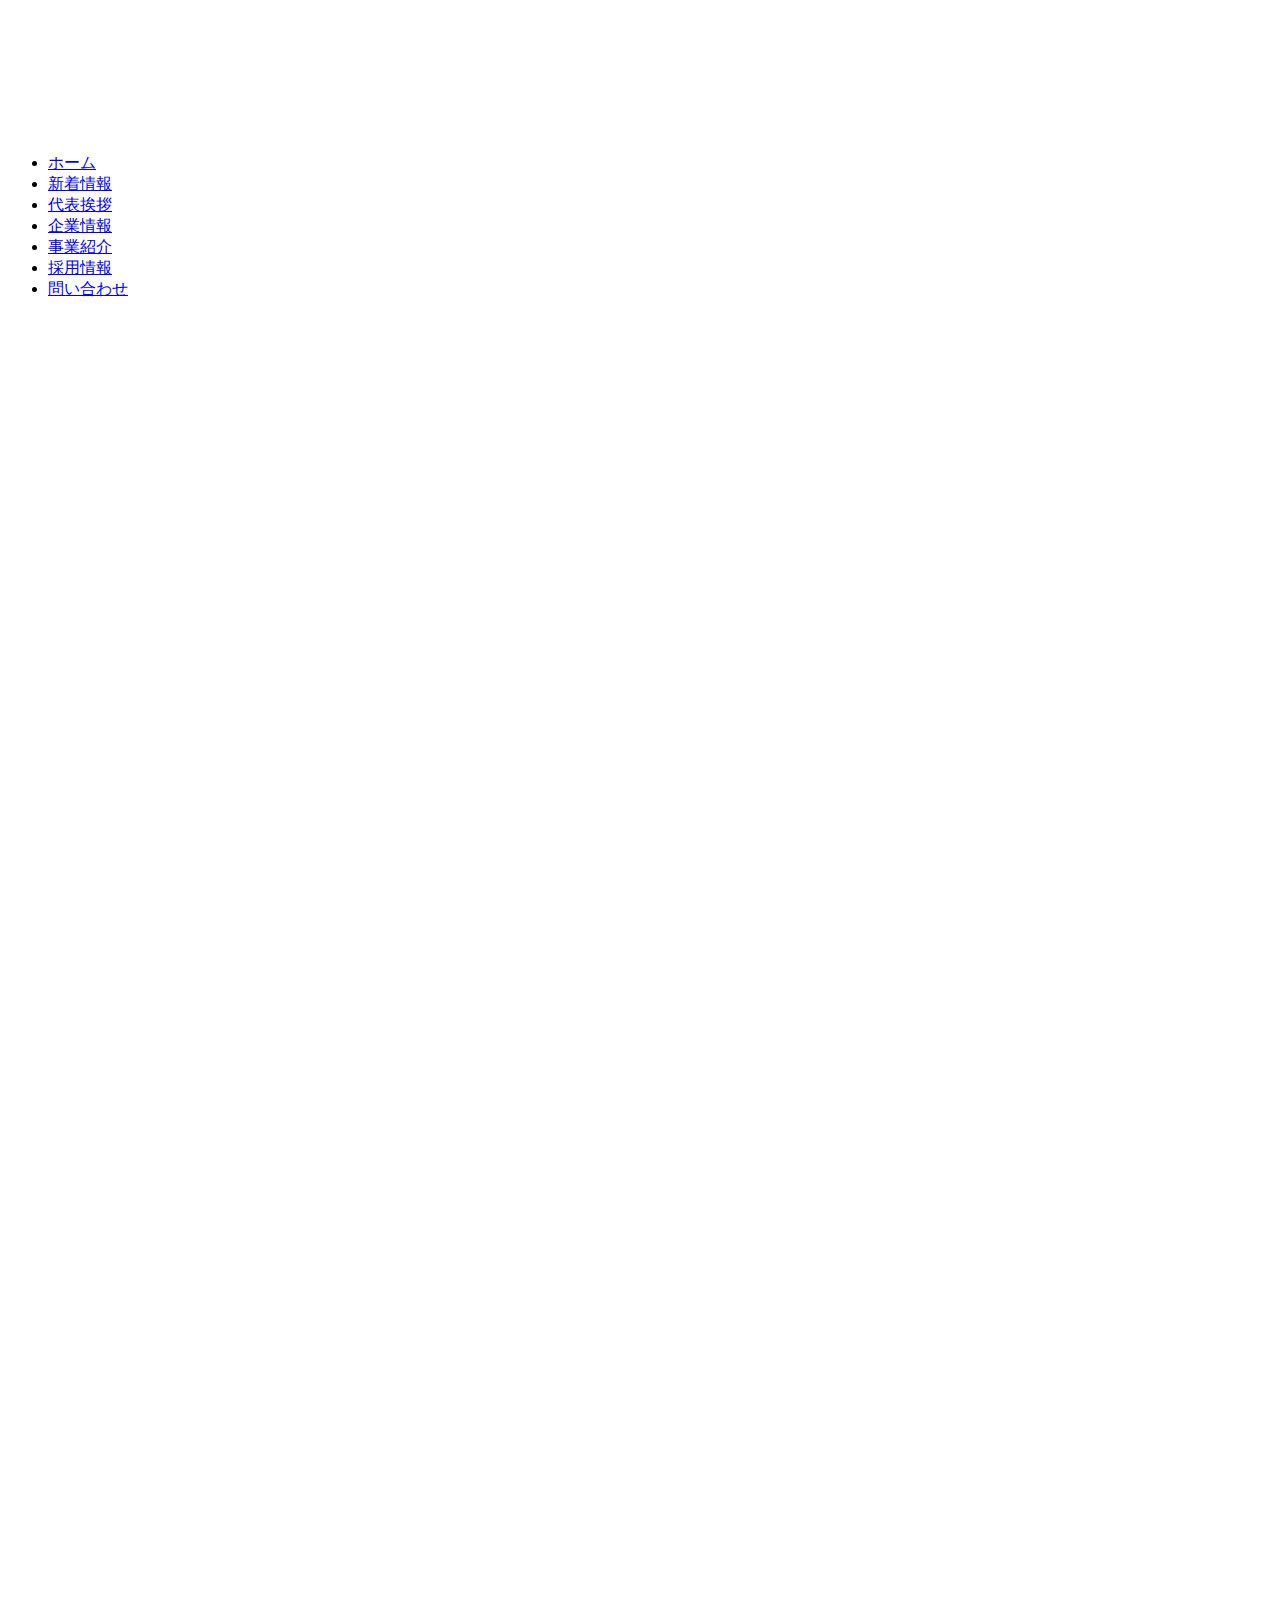
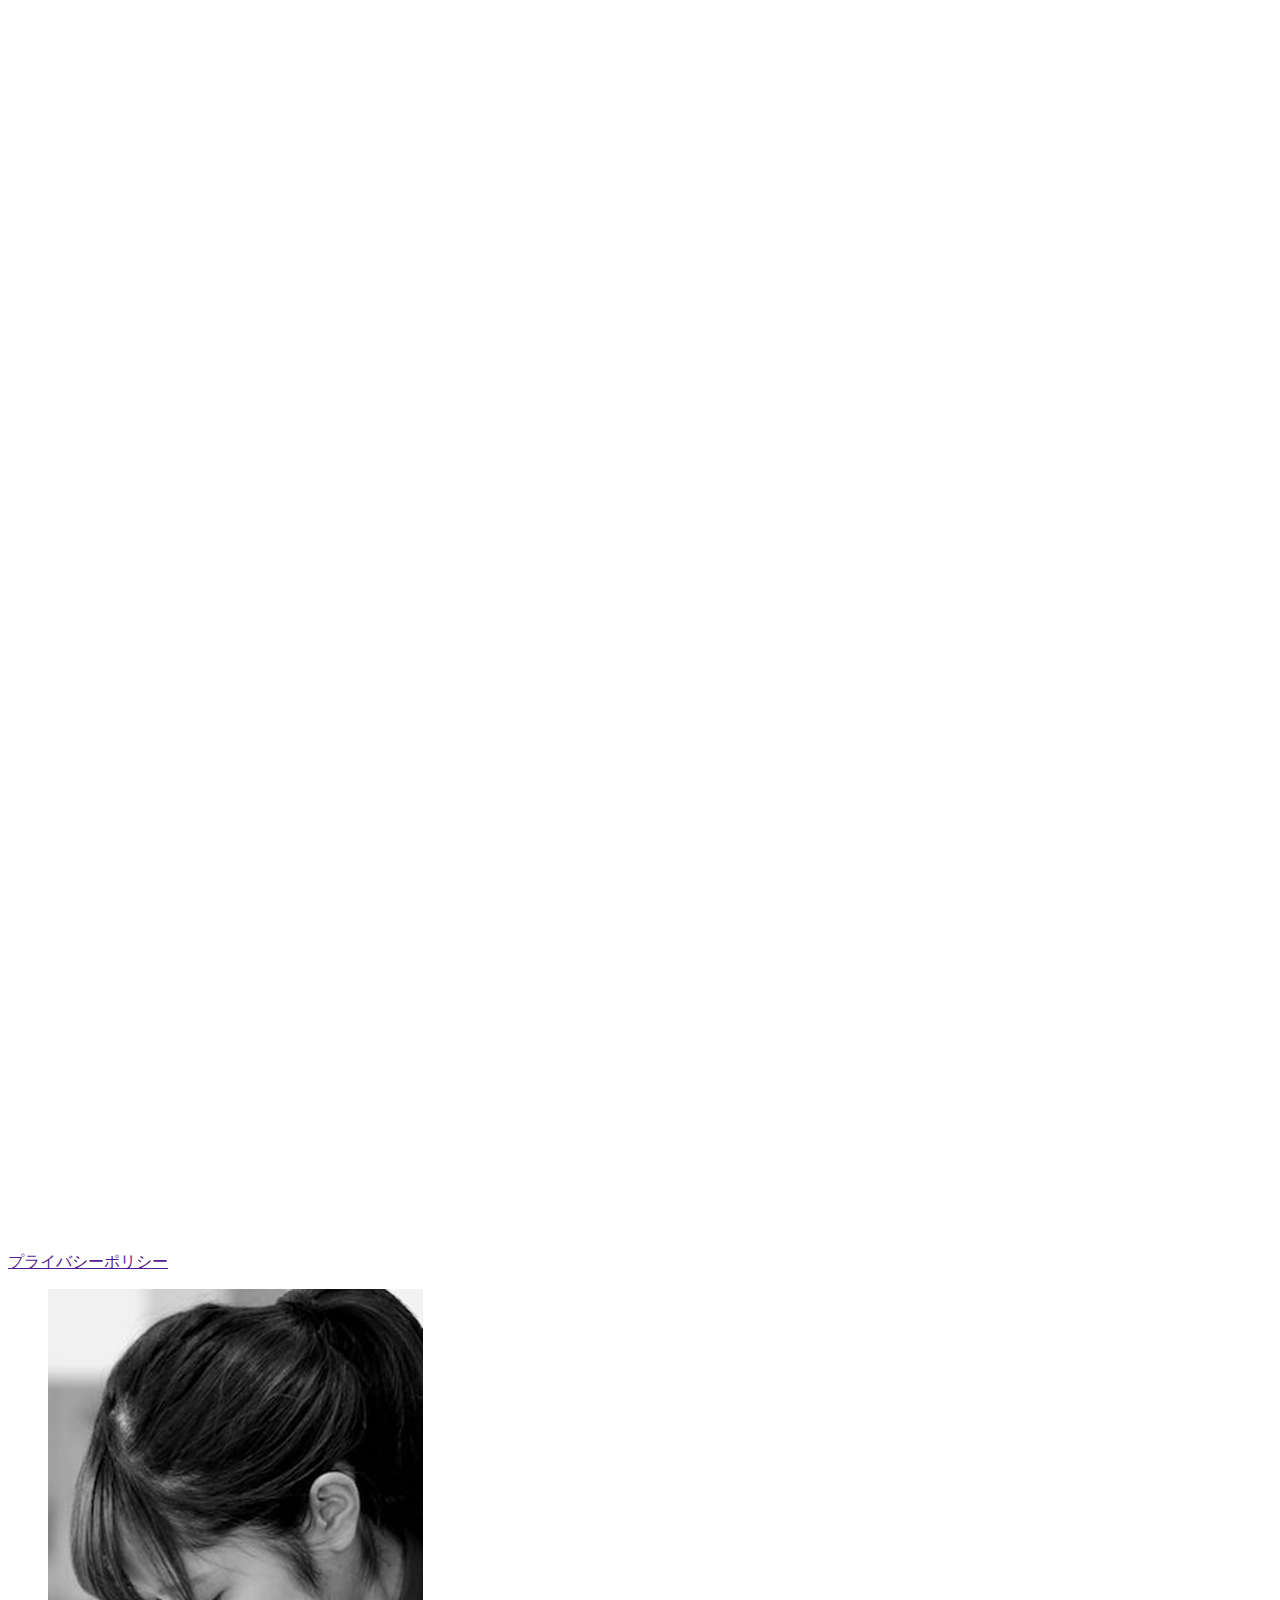
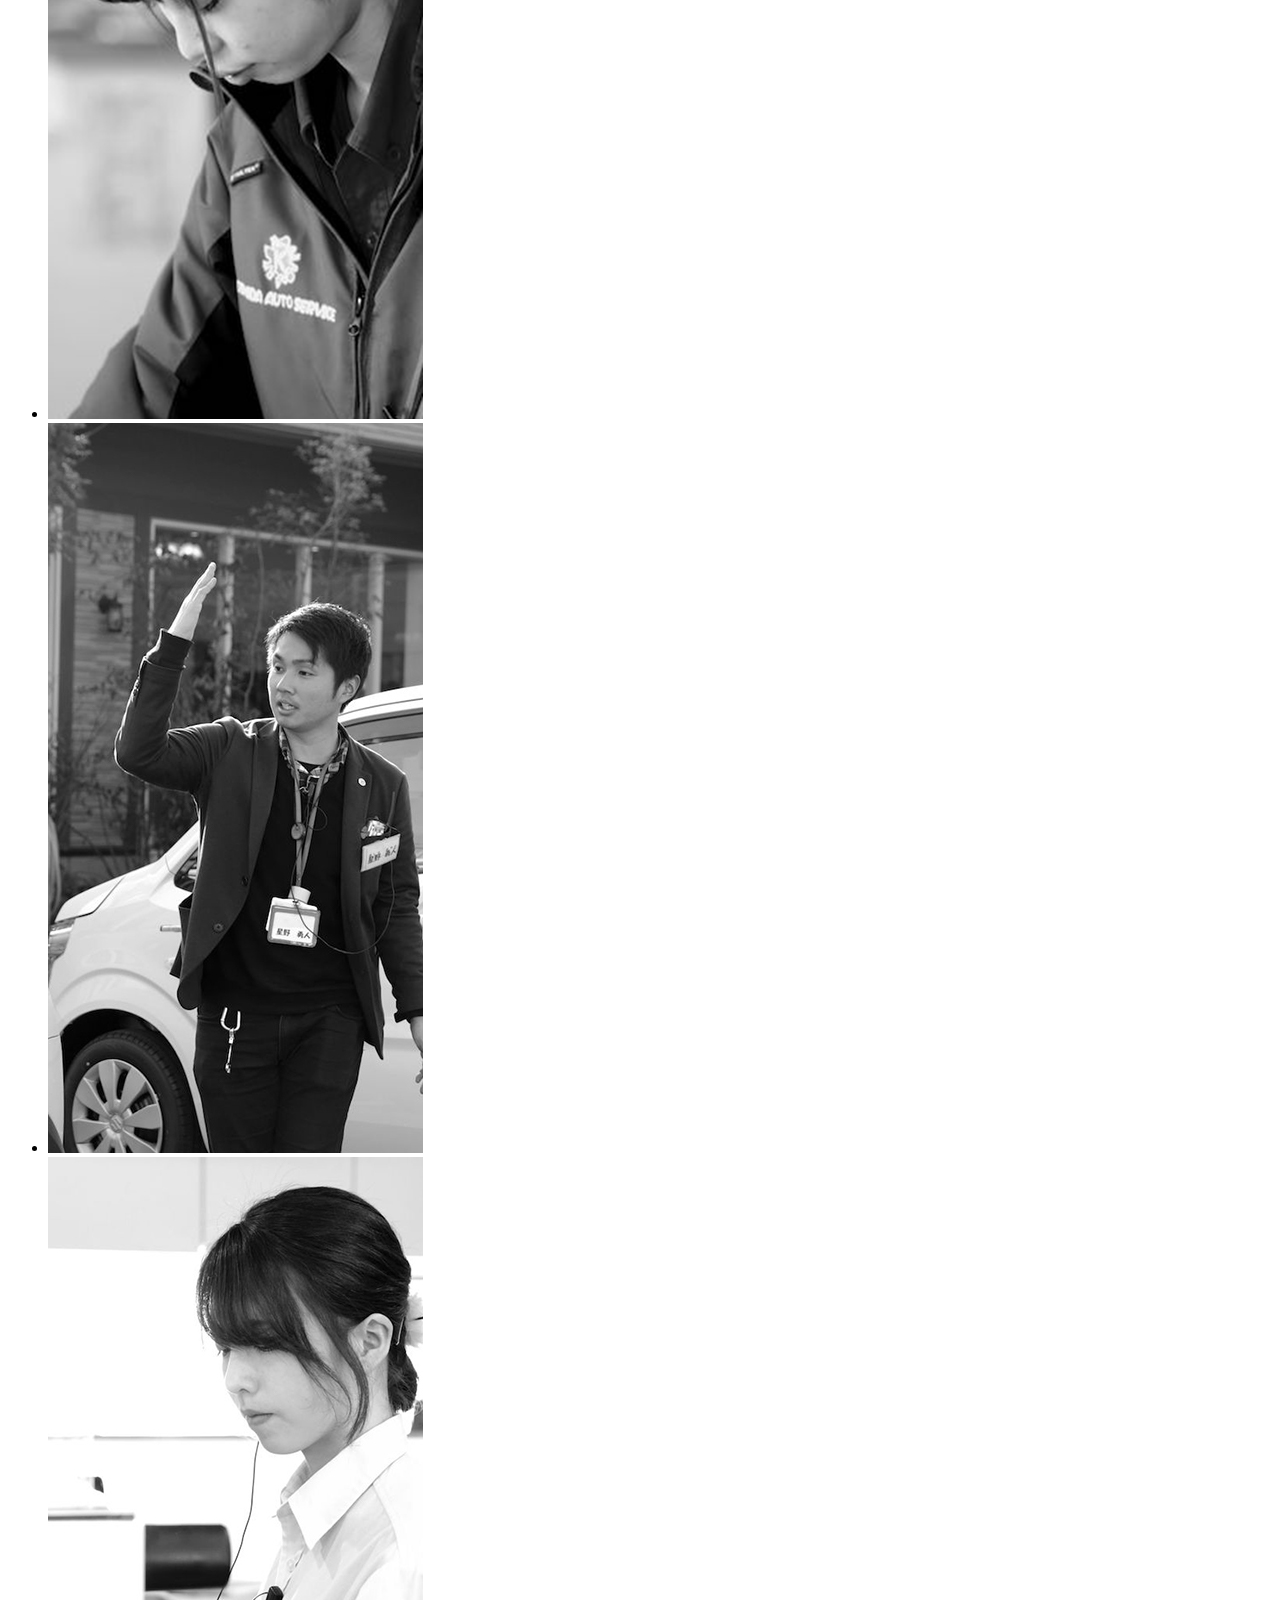
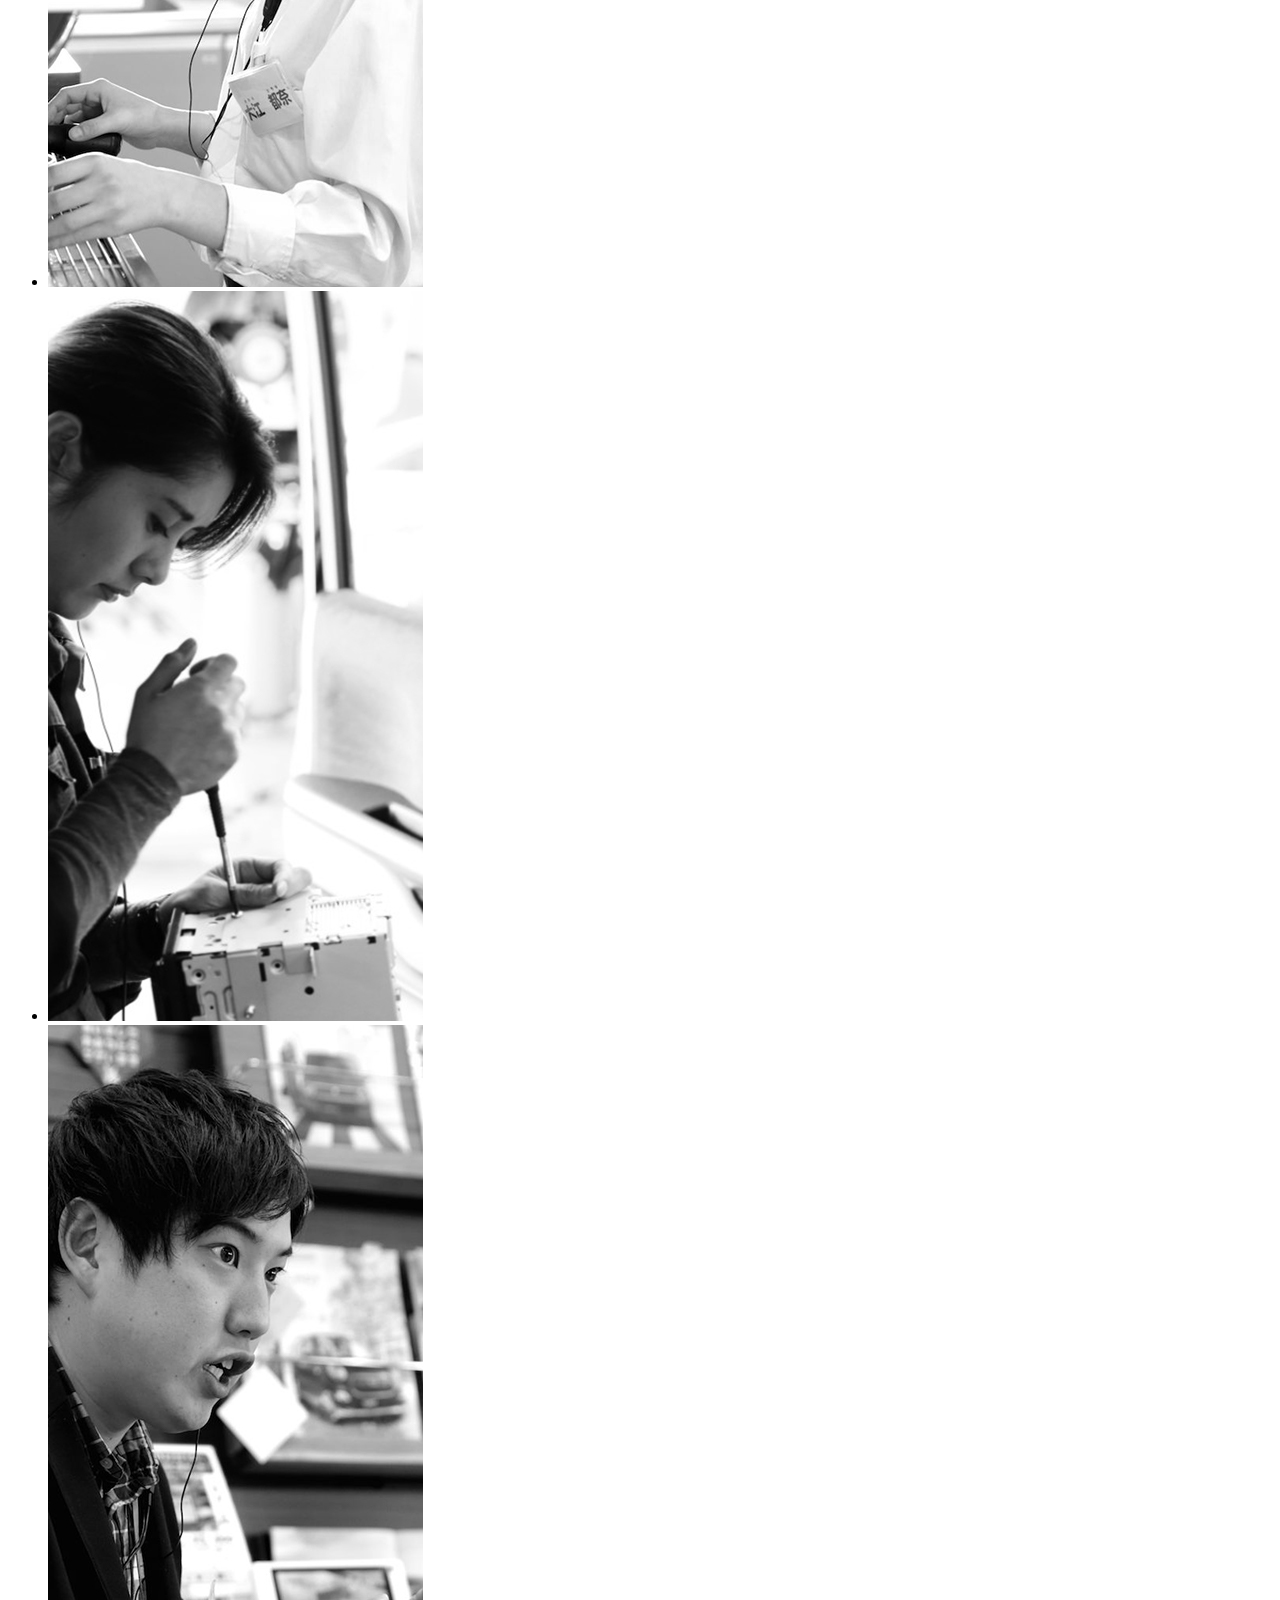
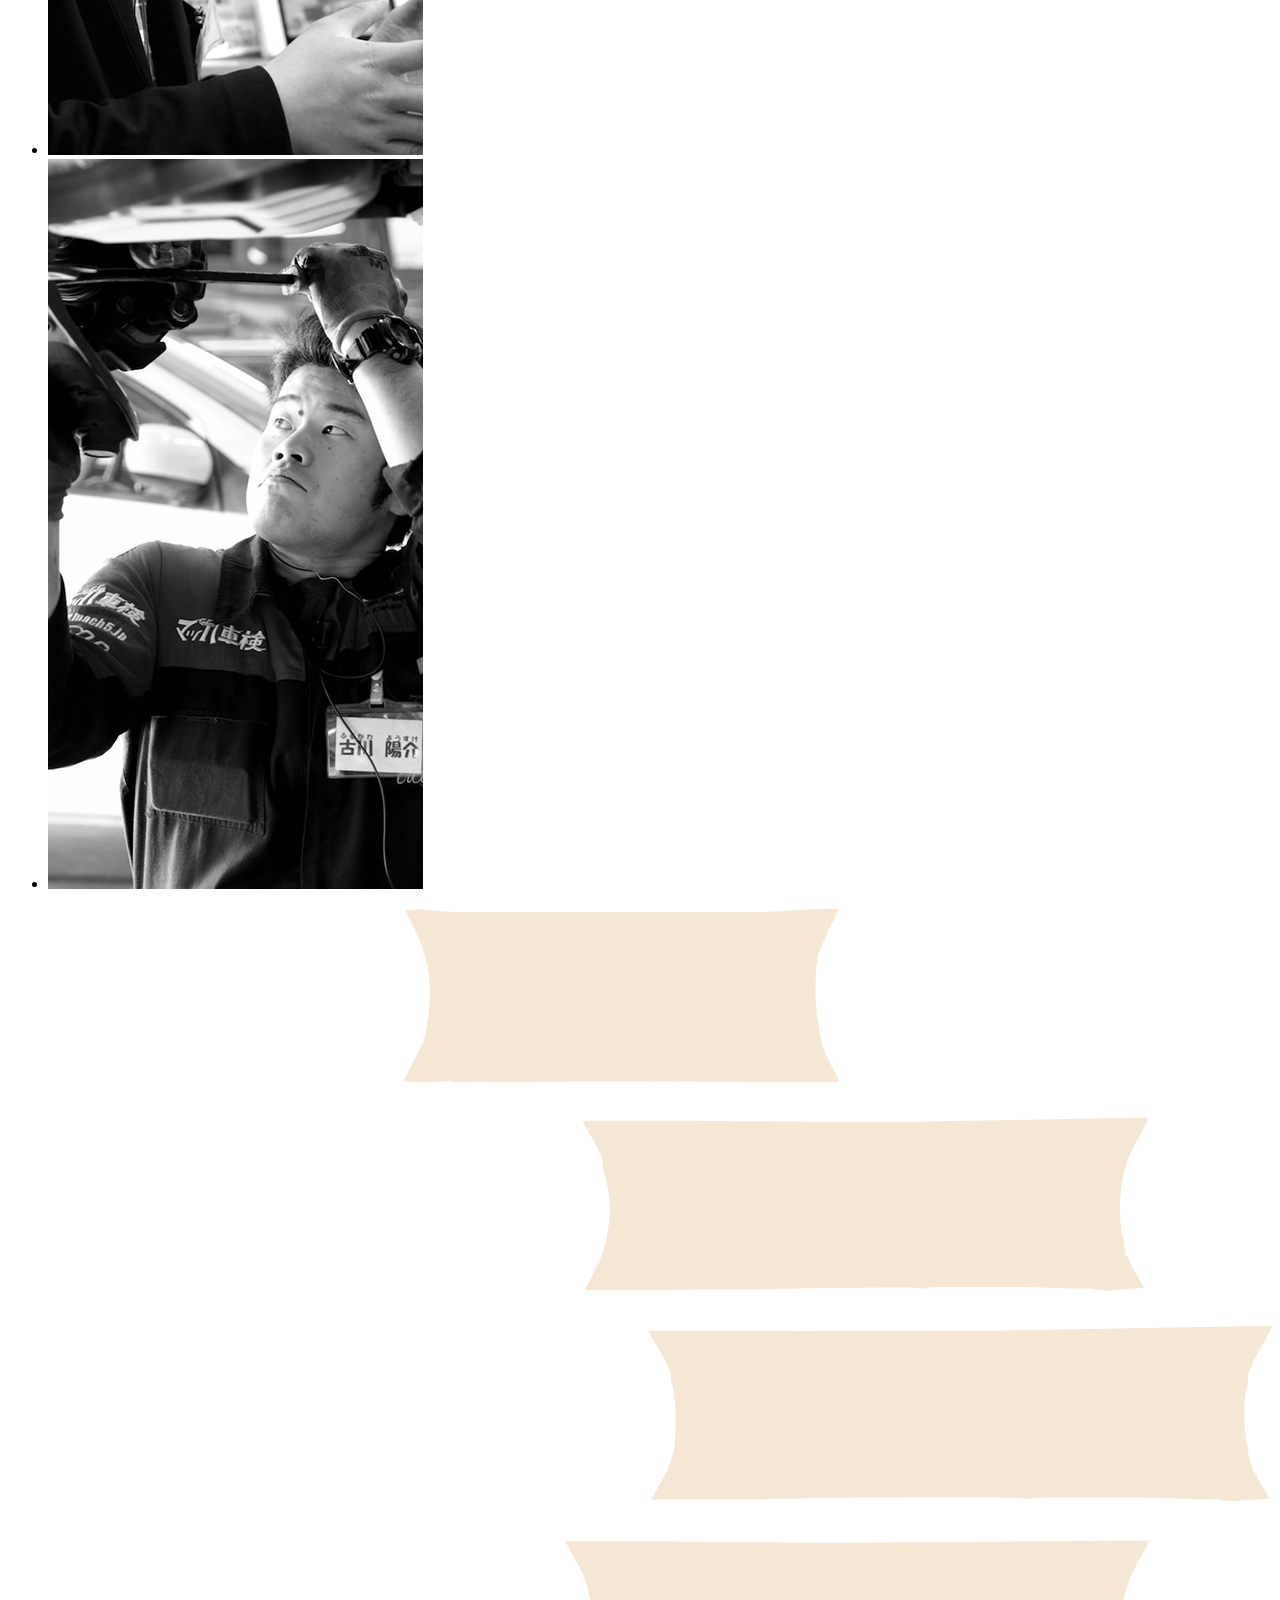
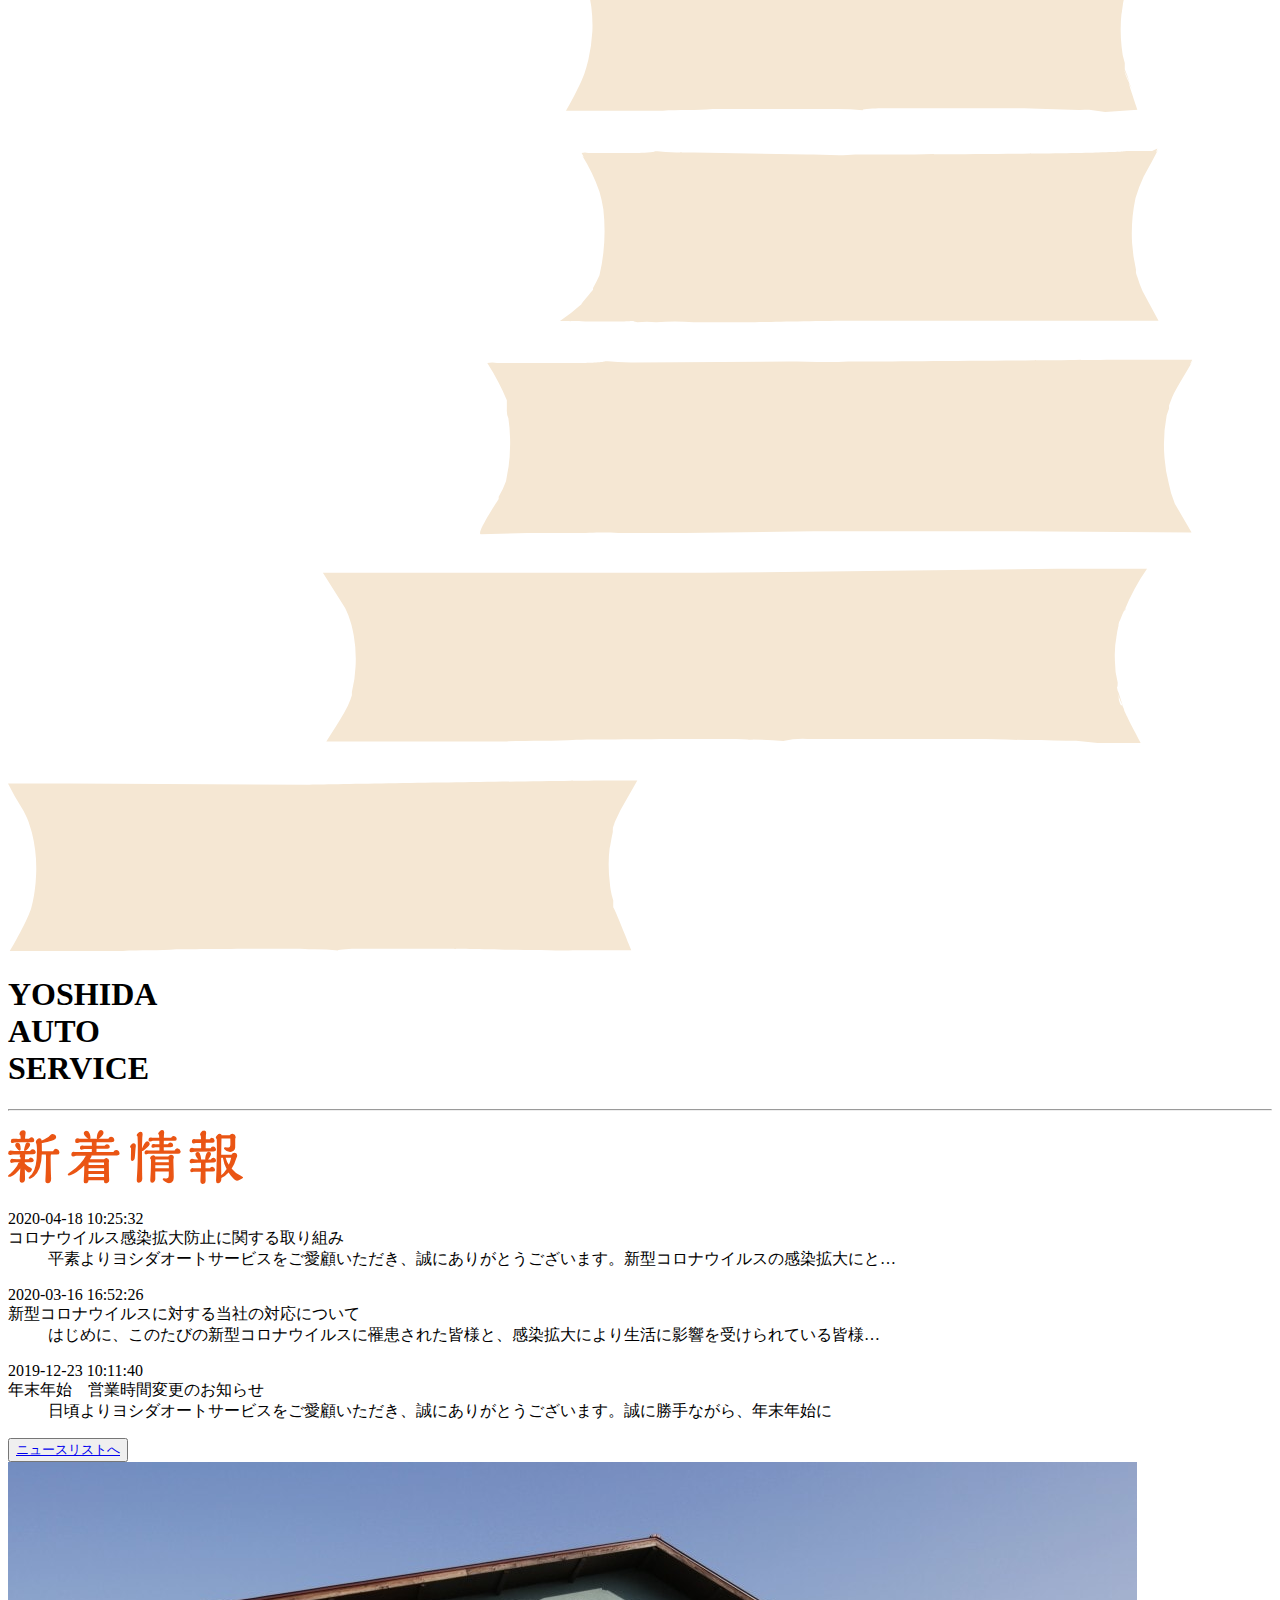
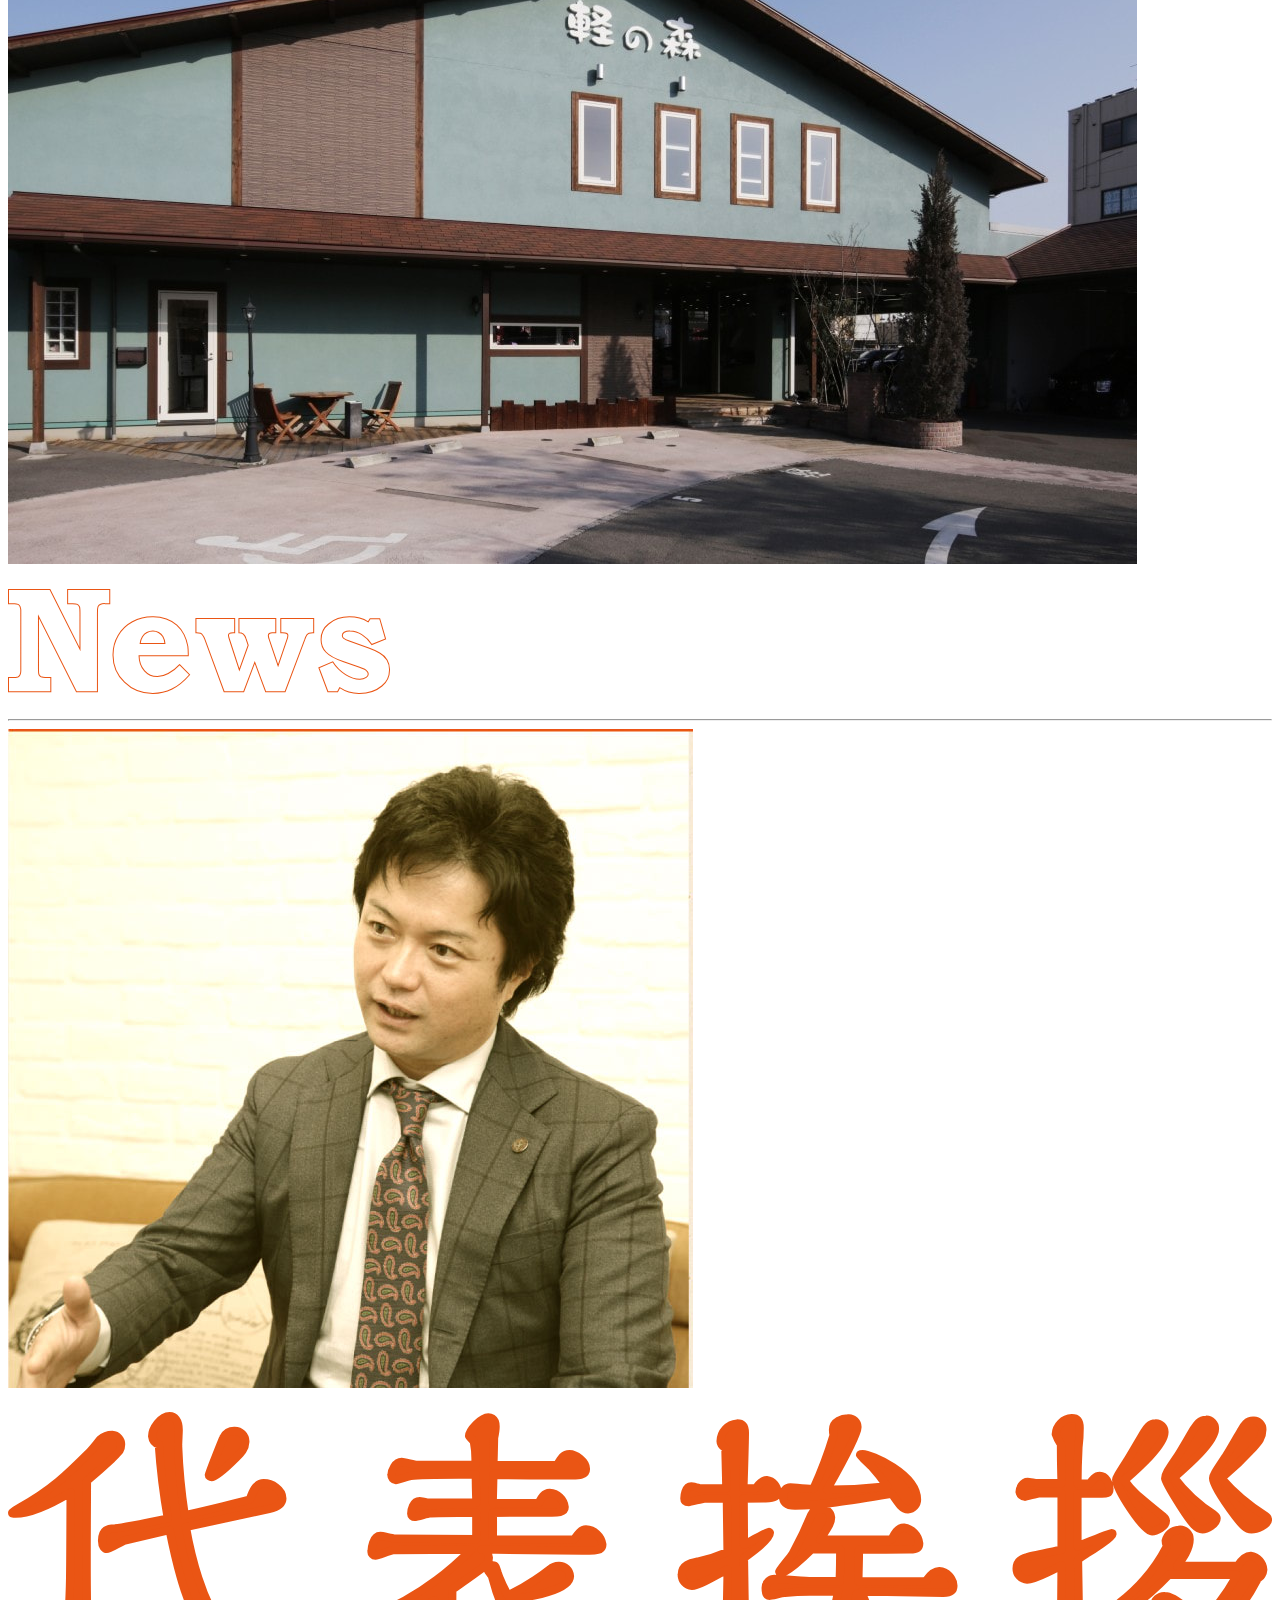
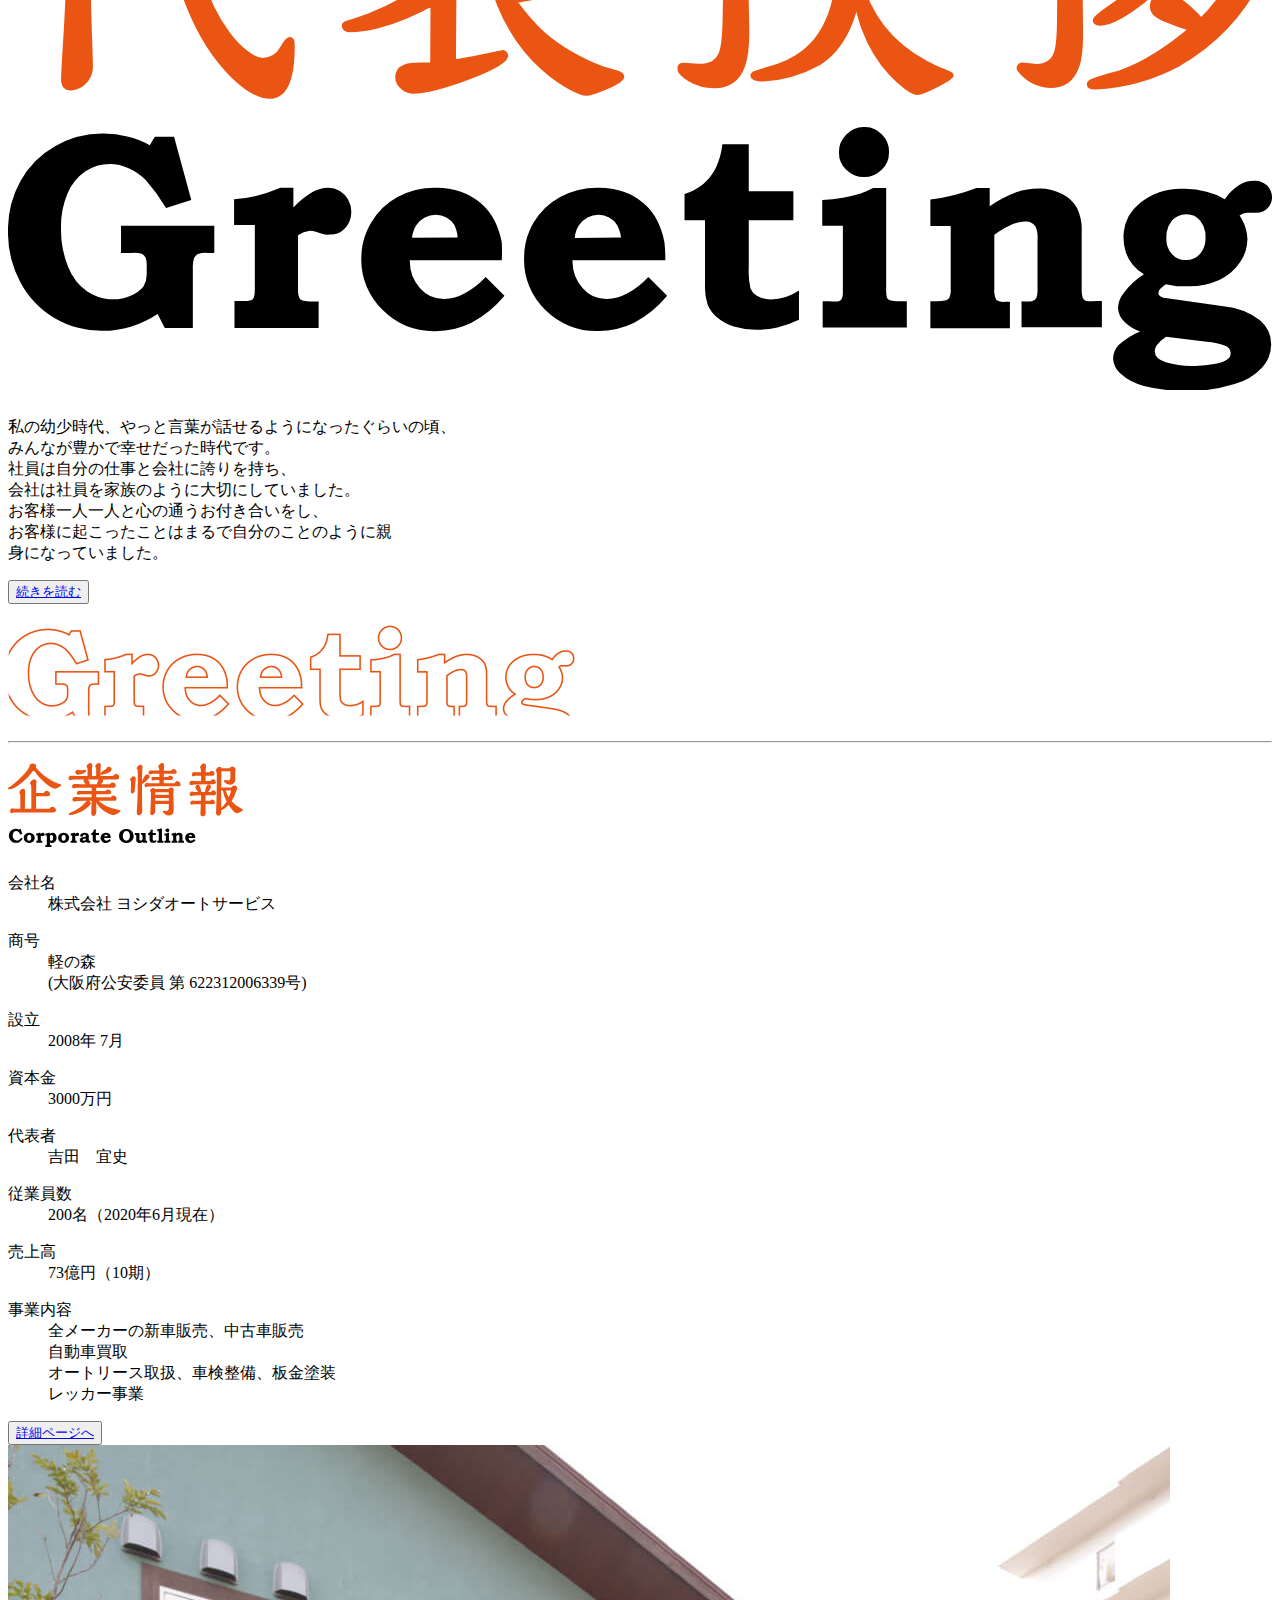
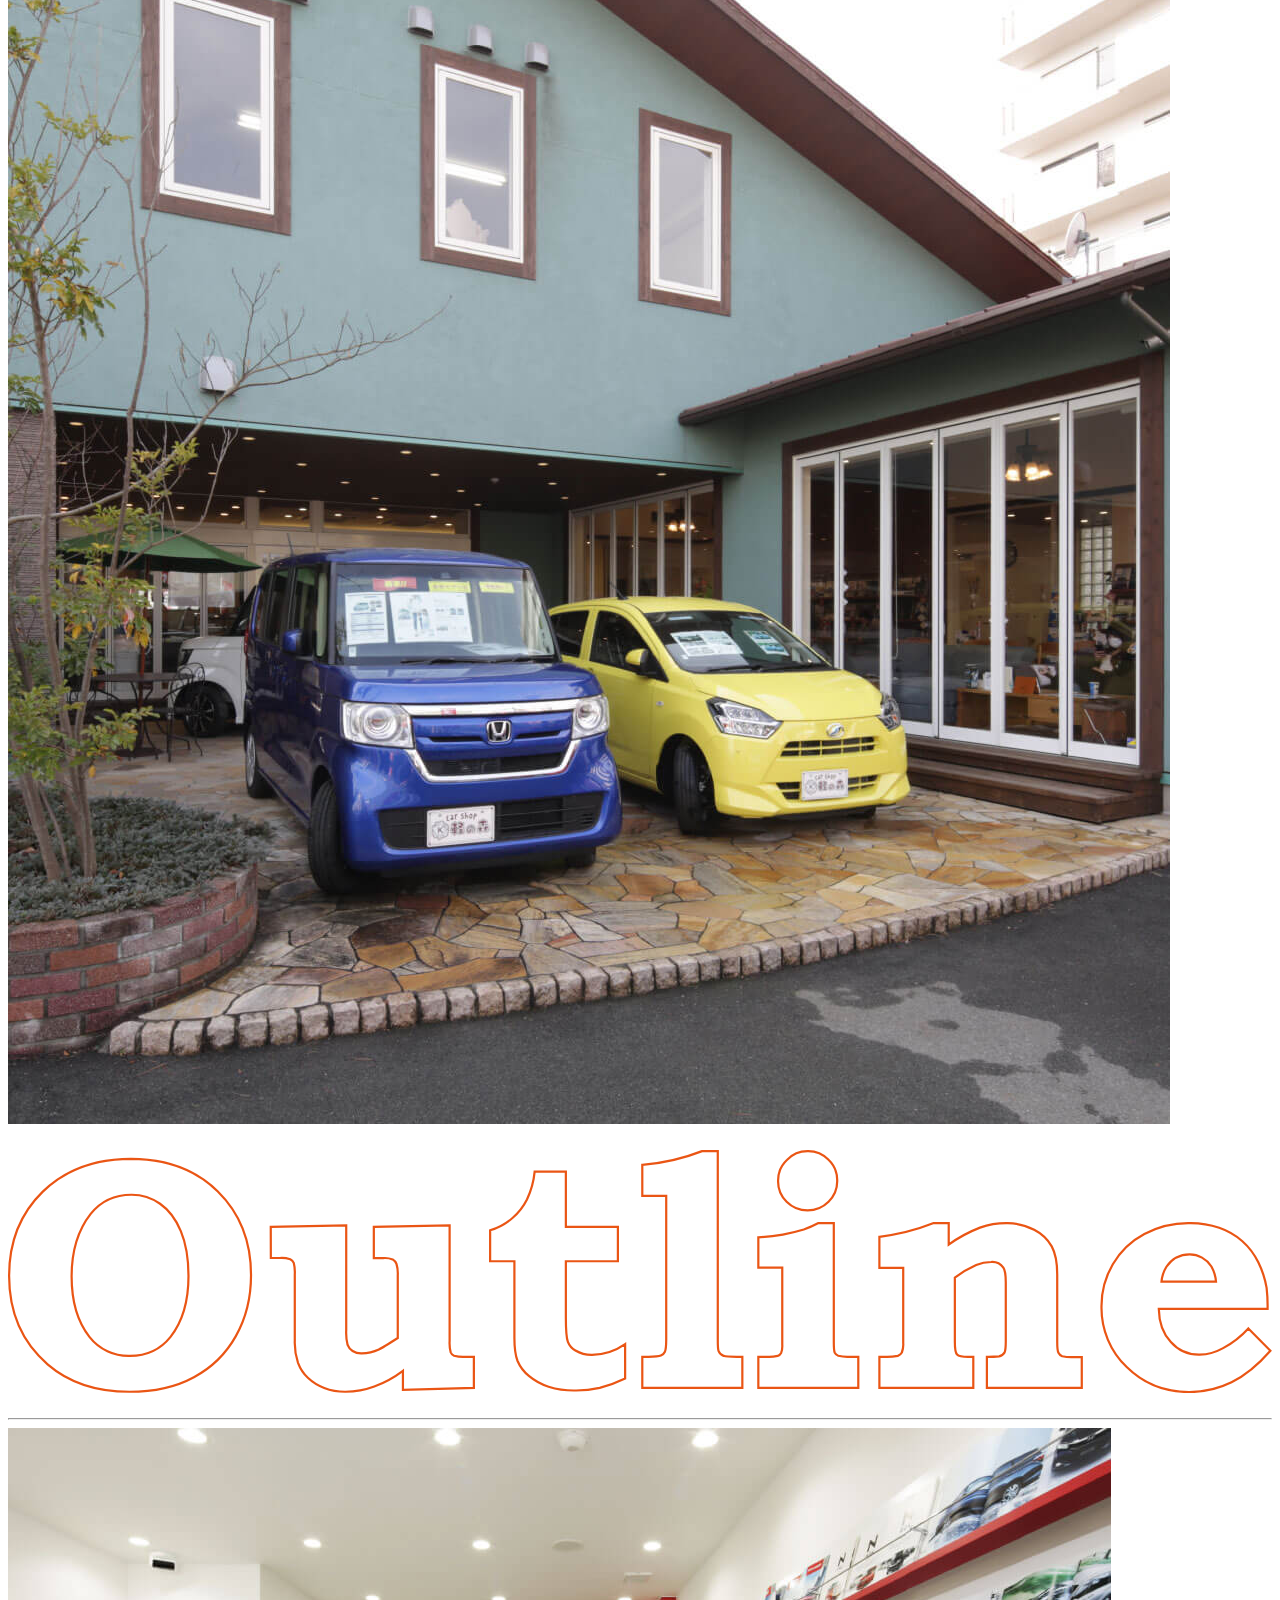
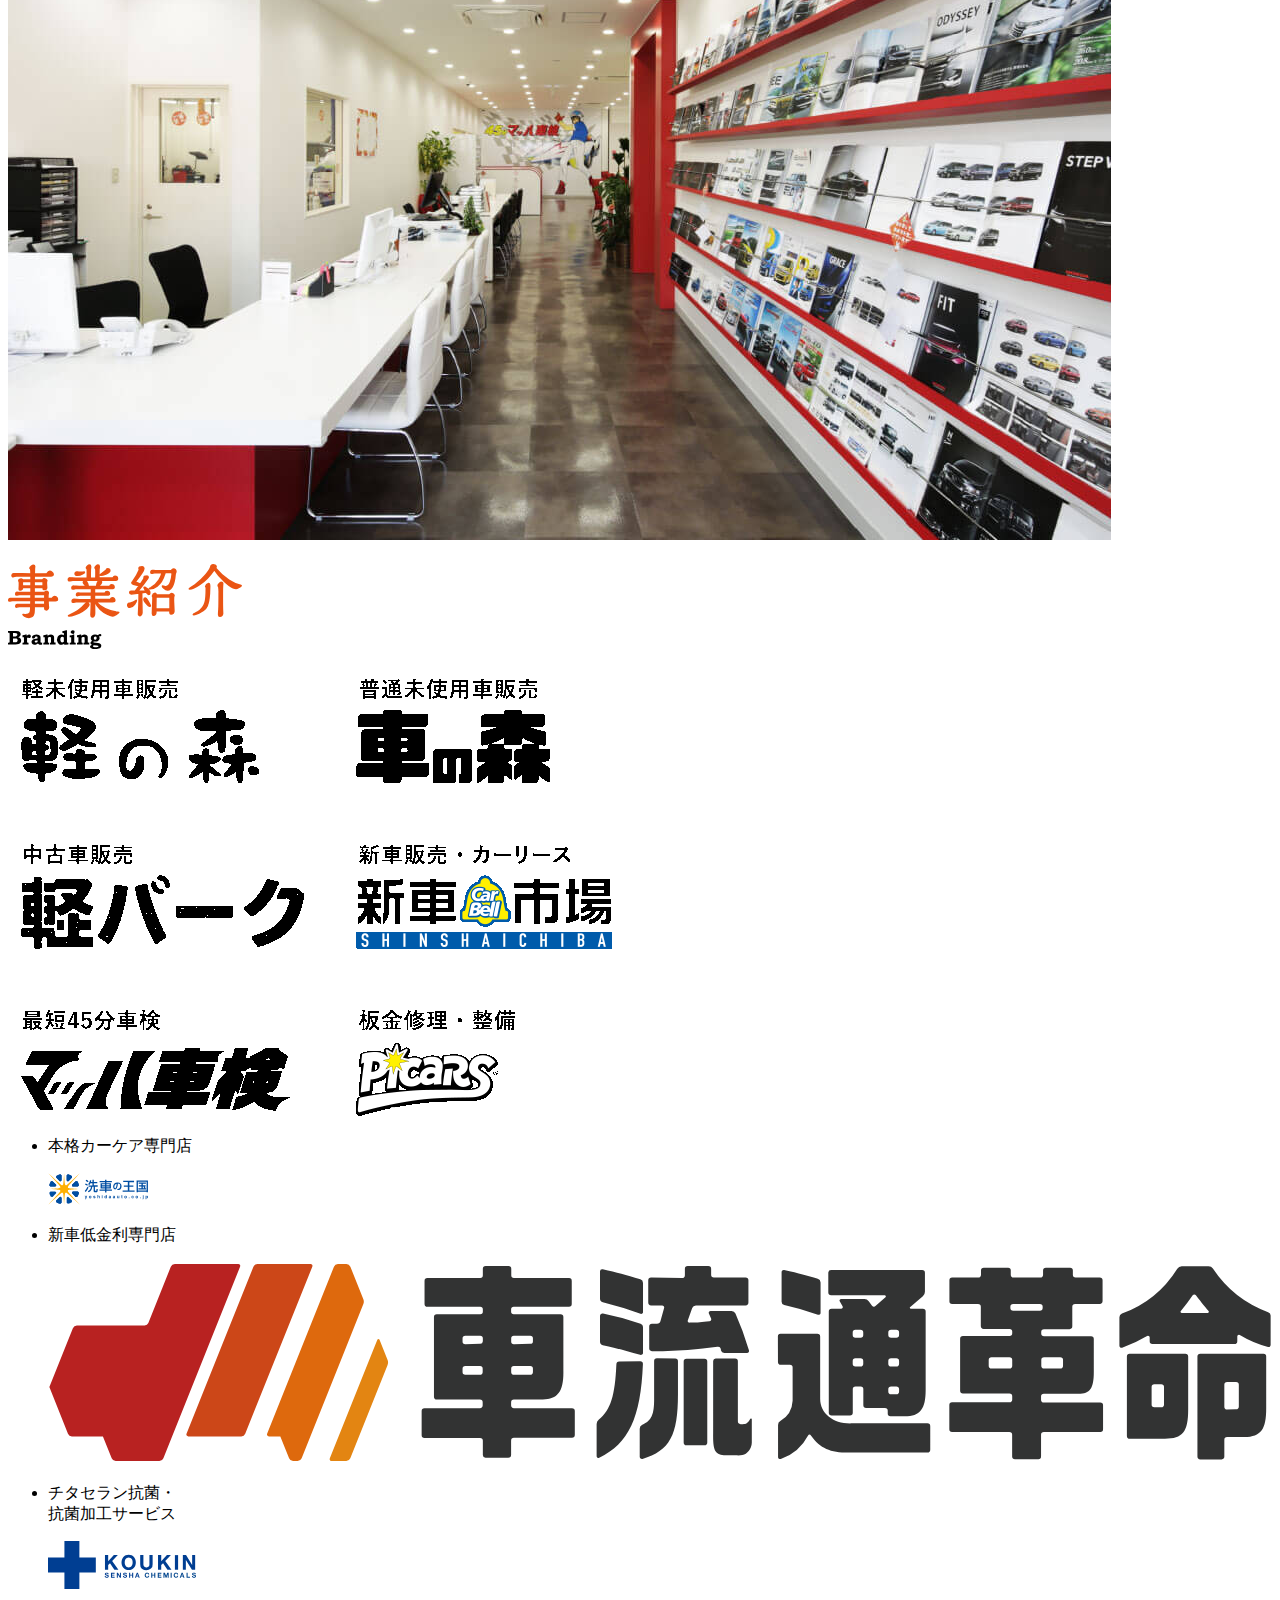
<file: index.html>
<!DOCTYPE html>
<html lang="ja">
<head>
    <meta charset="UTF-8">
    <meta name="viewport" content="width=device-width, initial-scale=1.0">
    <title>ヨシダオートサービス【公式企業サイト】</title>
    <link rel="stylesheet" media="(max-width: 480px)" href="assets/css/style.css">
    <link href="https://fonts.googleapis.com/css2?family=Arvo:wght@700&display=swap" rel="stylesheet">
    <link href="https://fonts.googleapis.com/css2?family=Noto+Serif+JP:wght@300&display=swap" rel="stylesheet">
</head>
<body class="index">

    <div class="hamburger" id="hamburger">
        <a class="hamburger__button" href="#">
            <span></span>
            <span></span>
            <span></span>
        </a>
        <nav class="hamburger__wrap">
            <div class="hamburger__logo">
                <img src="/assets/img/index/yoshida_logo.png" alt="">
            </div>
            <ul class="hamburger__nav">
                <li>
                    <a href="/">ホーム</a>
                </li>
                <li>
                    <a href="/news/detail.html">新着情報</a>
                </li>
                <li>
                    <a href="/greeting/greeting.html">代表挨拶</a>
                </li>
                <li>
                    <a href="/outline/index.html">企業情報</a>
                </li>
                <li>
                    <a href="/branding/branding.html">事業紹介</a>
                </li>
                <li>
                    <a href="/recruit/index.html">採用情報</a>
                </li>
                <li>
                    <a href="/contact/index.html">問い合わせ</a>
                </li>
            </ul>
            <div class="hamburger__sns">
                <img src="/assets/img/index/insta.svg" alt="インスタグラム">
                <img src="/assets/img/index/fasebook.svg" alt="フェイスブック">
            </div>
            <a href="" class="hamburger__privacy">プライバシーポリシー</a>
        </nav>
    </div>

    <section class="" id="slide">
        <div class="slide">
            <ul class="slide__wrap">
                <li class="slide__show">
                    <img src="assets/img/index/bg_hero01.jpg" alt="">
                </li>
                <li>
                    <img src="assets/img/index/bg_hero02.jpg" alt="">
                </li>
                <li>
                    <img src="assets/img/index/bg_hero03.jpg" alt="">
                </li>
                <li>
                    <img src="assets/img/index/bg_hero04.jpg" alt="">
                </li>
                <li>
                    <img src="assets/img/index/bg_hero05.jpg" alt="">
                </li>
                <li>
                    <img src="assets/img/index/bg_hero06.jpg" alt="">
                </li>
            </ul>
            <div class="slide__mark">
                <img src="/assets/img/index/sen.svg" alt="">
            </div>
        </div>
        <div class="top">
            <h1 class="top__logo">YOSHIDA<br>AUTO<br>SERVICE</h1>
        </div>

        <div class="arrow"></div>
    </section>

    <section class="news">
        <hr>
        <div class="news__logo inner">
            <h2>
                <img src="/assets/img/index/shinchaku2.svg" alt="新着情報">
            </h2>

            <tbody>
                <dl>
                    <time>2020-04-18 10:25:32</time>
                    <dt>コロナウイルス感染拡大防止に関する取り組み</dt>
                    <dd>平素よりヨシダオートサービスをご愛顧いただき、誠にありがとうございます。新型コロナウイルスの感染拡大にと…</dd>
                    <dd>
                        <a href="/news/detail.html">
                            <div class="readmore_top"></div>
                        </a>
                    </dd>
                </dl>
                <dl>
                    <time>2020-03-16 16:52:26</time>
                    <dt>新型コロナウイルスに対する当社の対応について</dt>
                    <dd>はじめに、このたびの新型コロナウイルスに罹患された皆様と、感染拡大により生活に影響を受けられている皆様…</dd>
                    <dd>
                        <a href="/news/detail.html">
                            <div class="readmore_top"></div>
                        </a>
                    </dd>
                </dl>
                <dl>
                    <time>2019-12-23 10:11:40</time>
                    <dt>年末年始　営業時間変更のお知らせ</dt>
                    <dd>日頃よりヨシダオートサービスをご愛顧いただき、誠にありがとうございます。誠に勝手ながら、年末年始に</dd>
                    <dd>
                        <a href="/news/detail.html">
                            <div class="readmore_top"></div>
                        </a>
                    </dd>
                </dl>
            </tbody>
            <button class="news__list">
                <a href="/news/news.html" class="morebtn">
                <span>ニュースリストへ</span>
                </a>
            </button>
        </div>
        <div class="news__img">
            <img src="/assets/img/index/news_img.jpg" alt="軽の森">
        </div>
        <h4 class="news__en">
            <img src="/assets/img/index/bg_news01.svg" alt="news">
        </h4>
        <hr>
    </section>

    <section class="greeting">
        <img src="/assets/img/index/greeting_03.jpg" alt="">
        <div class="greeting__wrap">
            <div class="inner">
                <h2>
                    <img src="/assets/img/index/aisatu.svg" alt="代表挨拶">
                </h2>
                <h5>
                    <img src="/assets/img/index/gre.svg" alt="greeting">
                </h5>
                <p>
                    私の幼少時代、やっと言葉が話せるようになったぐらいの頃、<br>みんなが豊かで幸せだった時代です。<br>社員は自分の仕事と会社に誇りを持ち、<br>会社は社員を家族のように大切にしていました。<br>お客様一人一人と心の通うお付き合いをし、<br>お客様に起こったことはまるで自分のことのように親<br>身になっていました。
                </p>
                <button class="greeting__list">
                    <a href="/greeting/greeting.html" class="morebtn">
                        <span>
                            続きを読む
                        </span>
                    </a>
                </button>
            </div>
        </div>
        <h4 class="greeting__en">
            <img src="/assets/img/index/greeting_txt.png" alt="greeting">
        </h4>
        <hr>
    </section>

    <section class="outline">
        <div class="inner">
            <h2>
                <img src="/assets/img/index/kigyou.svg" alt="企業情報">
            </h2>
            <tbody>
                <dl>
                    <dt>会社名</dt>
                    <dd>株式会社 ヨシダオートサービス</dd>
                </dl>
                <dl>
                    <dt>商号</dt>
                    <dd>軽の森</dd>
                    <dd>(大阪府公安委員 第 622312006339号)</dd>
                </dl>
                <dl>
                    <dt>設立</dt>
                    <dd>2008年 7月</dd>
                </dl>
                <dl>
                    <dt>資本金</dt>
                    <dd>3000万円</dd>
                </dl>
                <dl>
                    <dt>代表者</dt>
                    <dd>吉田　宜史</dd>
                </dl>
                <dl>
                    <dt>従業員数</dt>
                    <dd>200名（2020年6月現在）</dd>
                </dl>
                <dl>
                    <dt>売上高</dt>
                    <dd>73億円（10期）</dd>
                </dl>
                <dl>
                    <dt>事業内容</dt>
                    <dd>全メーカーの新車販売、中古車販売</dd>
                    <dd>自動車買取</dd>
                    <dd>オートリース取扱、車検整備、板金塗装</dd>
                    <dd>レッカー事業</dd>
                </dl>
            </tbody>
            <button class="outline__list">
                <a href="/outline/index.html" class="morebtn">
                    <span>
                        詳細ページへ
                    </span>
                </a>
            </button>
        </div>
        <div class="outline__img">
            <img src="/assets/img/index/outline_car.jpg" alt="">
        </div>
        <h4 class="outline__en">
            <img src="/assets/img/index/bg_outline01.svg" alt="greeting">
        </h4>
        <hr>
    </section>

    <section class="branding">
        <div class="branding__book">
            <img src="/assets/img/index/outline_book.jpg" alt="">
        </div>
        <div class="branding__bg">
            <div class="inner">
                <h2>
                    <img src="/assets/img/index/zigyou.svg" alt="企業情報">
                </h2>
                <div class="branding__page">
                    <img src="/assets/img/index/branding_page.png" alt="">
                </div>
                <ul>
                    <li>
                        <p>本格カーケア専門店</p>
                        <img src="/assets/img/index/logo_sensha01.svg" alt="">
                    </li>
                    <li>
                        <p>新車低金利専門店</p>
                        <img src="/assets/img/index/logo_ryutsu.svg" alt="">
                    </li>
                </ul>
                <ul>
                    <li class="branding__li">
                        <p>チタセラン抗菌・<br>抗菌加工サービス</p>
                        <img src="/assets/img/index/logo_koukin01.svg" alt="">
                    </li>
                </ul>
                <button class="branding__list">
                    <a href="/branding/branding.html" class="morebtn">
                       <span>
                        詳細ページへ
                       </span> 
                    </a>
                </button>
            </div>
            <h4 class="branding__en">
                <img src="/assets/img/index/branding_en.png" alt="greeting">
            </h4>
            <hr>
        </div>
    </section>
    <section class="recruit">
        <div class="recruit__img">
            <img src="/assets/img/index/recruit.jpg" alt="">
        </div>
        <div class="inner">
            <h2>
                <img src="/assets/img/index/saiyou.svg" alt="企業情報">
            </h2>
            <p>
                ヨシダオートサービスの裏側を<br>職種ごとにご紹介
            </p>
            <ul>
                <li>
                    <a href="/recruit#eigyou">
                        <img src="/assets/img/index/eigyou.png" alt="営業">
                    </a>
                </li>
                <li>
                    <a href="/recruit#seibi">
                        <img src="/assets/img/index/car.png" alt="自動車整備士">
                    </a>
                </li>
                <li>
                    <a href="/recruit#front">
                        <img src="/assets/img/index/front.png" alt="フロント">
                    </a>
                </li>
            </ul>
            <ul>
                <li>
                    <a href="/recruit#customer">
                        <img src="/assets/img/index/kasutama.png" alt="カスタマー営業事務">
                    </a>
                </li>
                <li>
                    <a href="/recruit#kanri">
                        <img src="/assets/img/index/kanri.png" alt="管理部本部">
                    </a>
                </li>
                <li>
                    <a href="/recruit#hoken">
                        <img src="/assets/img/index/hoken.png" alt="保険部">
                    </a>
                </li>
            </ul>
            <button class="branding__list">
                <a href="/recruit/index.html" class="morebtn">
                    <span>
                        詳細ページへ
                    </span>
                </a>
            </button>
        </div>
        <h4 class="recruit__en">
            <img src="/assets/img/index/recruit_logo.png" alt="greeting">
        </h4>
    </section>


    <footer class="footer">
        <div class="footer__inner">
            <div class="footer__img">
                <img src="/assets/img/index/yoshida_logo.png" alt="ヨシダオートサービス">
            </div>
            <ul>
                <li>
                    <a href="/">
                        <img src="/assets/img/index/home.svg" alt="">
                    </a>
                </li>
                <li>
                    <a href="/news/detail.html">
                        <img src="/assets/img/index/shinchakuwhite.svg" alt="新着情報">
                    </a>
                </li>
                <li>
                    <a href="/greeting/greeting.html">
                        <img src="/assets/img/index/aisatuwhite.svg" alt="代表挨拶">
                    </a>
                </li>
                <li>
                    <a href="/outline/index.html">
                        <img src="/assets/img/index/kigyouwhite.svg" alt="企業情報">
                    </a>
                </li>
                <li>
                    <a href="/branding/branding.html">
                        <img src="/assets/img/index/zigyouwhite.svg" alt="事業情報">
                    </a>
                </li>
                <li>
                    <a href="/recruit/index.html">
                        <img src="/assets/img/index/saiyouwhite.svg" alt="採用情報">
                    </a>
                </li>
                <li>
                    <a href="/contact/index.html">
                        <img src="/assets/img/index/contactwhite.svg" alt="問い合わせ">
                    </a>
                </li>
            </ul>

            <div class="footer__sns">
                <img src="/assets/img/index/insta.svg" alt="インスタグラム">
                <img src="/assets/img/index/fasebook.svg" alt="フェイスブック">
            </div>
            <a href="">プライバシーポリシー</a>
            <span>&copy;YOSHIDA AUTO SERVICE ALL Rights Reserved</span>

            <div class="footer__box">
                <a href="#slide" class="footer__arrow"></a>
            </div>
        </div>
    </footer>

    <script src="https://ajax.googleapis.com/ajax/libs/jquery/3.1.0/jquery.min.js"></script>
    <script src="assets/js/common.js"></script>

</body>
</html>
</file>
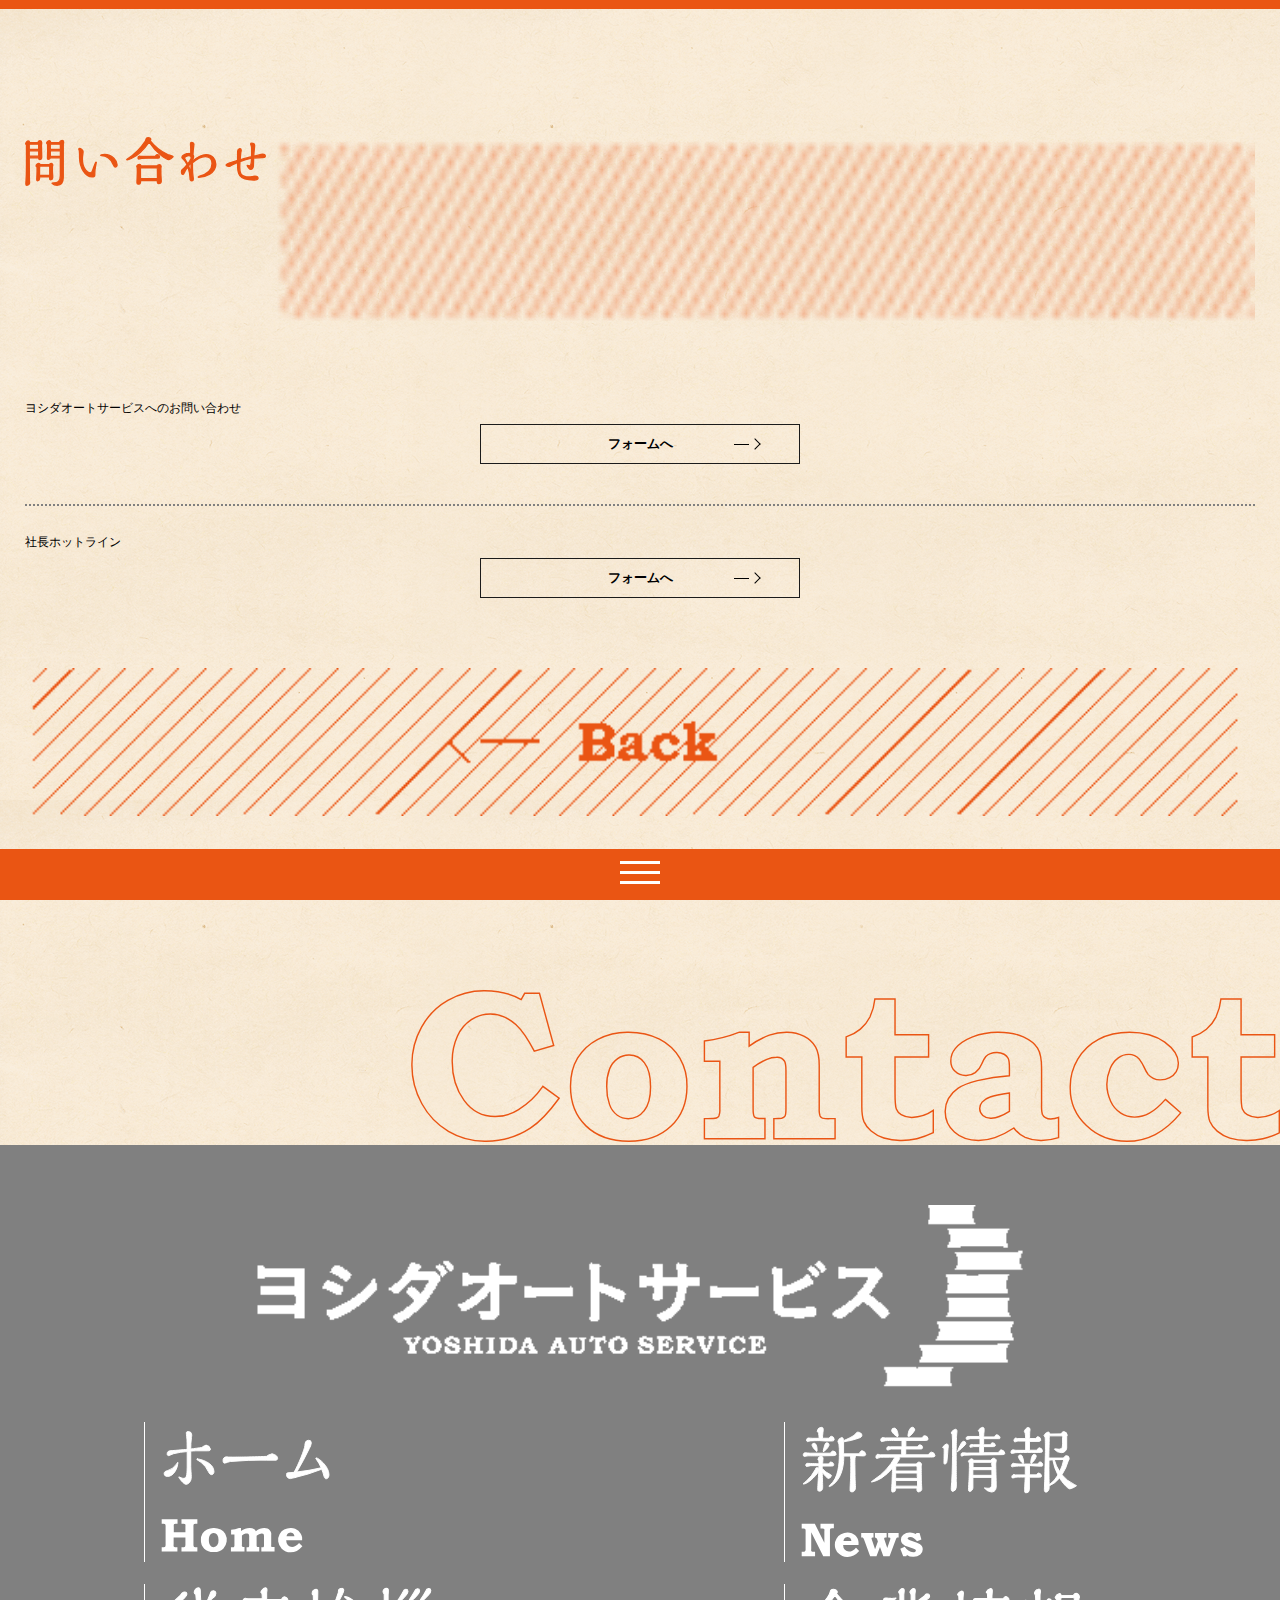
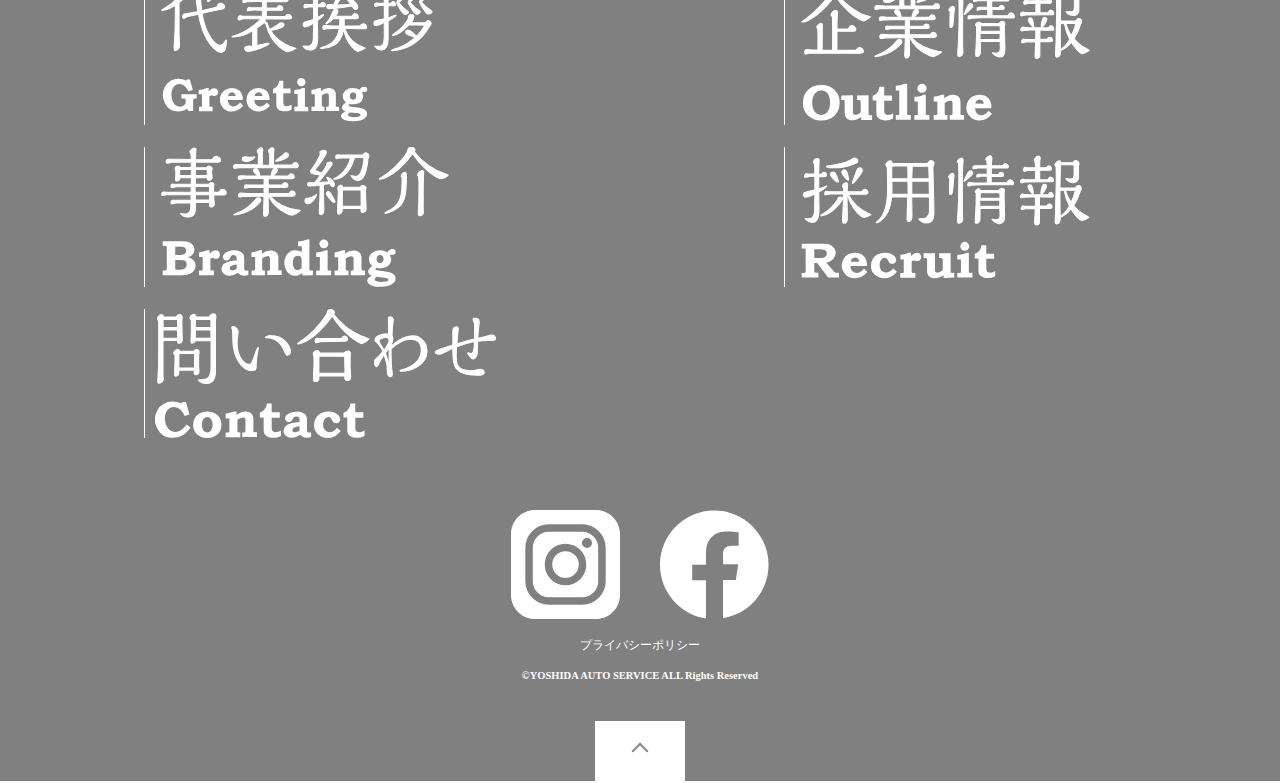
<file: contact/index.html>
<!DOCTYPE html>
<html lang="ja">
<head>
    <meta charset="UTF-8">
    <meta name="viewport" content="width=device-width, initial-scale=1.0">
    <title>問い合わせ</title>
    <link rel="stylesheet" href="/assets/css/style.css">
</head>
<body class="contact">
    <div class="hamburger" id="hamburger">
        <a class="hamburger__button" href="#">
            <span></span>
            <span></span>
            <span></span>
        </a>
        <nav class="hamburger__wrap">
            <div class="hamburger__logo">
                <img src="/assets/img/index/yoshida_logo.png" alt="">
            </div>
            <ul class="hamburger__nav">
                <li>
                    <a href="/">ホーム</a>
                </li>
                <li>
                    <a href="../news/detail.html">新着情報</a>
                </li>
                <li>
                    <a href="../greeting/greeting.html">代表挨拶</a>
                </li>
                <li>
                    <a href="../outline/index.html">企業情報</a>
                </li>
                <li>
                    <a href="../branding/branding.html">事業紹介</a>
                </li>
                <li>
                    <a href="../recruit/index.html">採用情報</a>
                </li>
                <li>
                    <a href="../contact/index.html">問い合わせ</a>
                </li>
            </ul>
            <div class="hamburger__sns">
                <img src="/assets/img/index/insta.svg" alt="インスタグラム">
                <img src="/assets/img/index/fasebook.svg" alt="フェイスブック">
            </div>
            <a href="" class="hamburger__privacy">プライバシーポリシー</a>
        </nav>
    </div>
    <hr class="u__line">
    <div class="con">
        <div class="inner">
            <div class="con__flex">
                <h2>
                    <img src="/assets/img/contact/otoiawase.svg"alt="問い合わせ">
                </h2>
                <img src="/assets/img/contact/letter.png" alt="">
            </div>
            <div class="con_btn">
                <dl>
                    <dt>ヨシダオートサービスへのお問い合わせ</dt>
                    <dd>
                        <button class="modalbtn">
                            <a href="form.html">
                                <span>
                                    フォームへ
                                </span>
                            </a>
                        </button>
                    </dd>
                </dl>

                <dl>
                    <dt>社長ホットライン</dt>
                    <dd>
                        <button class="modalbtn">
                        <a href="form.html">
                            <span>
                                フォームへ
                            </span>
                        </a>
                    </button>
                    </dd>
                </dl>
            </div>

    
            <div class="table__back">
                <a href="/">
                    <img src="/assets/img/news/news_foot_06.png" alt="back">
                </a>
            </div>
        </div>
            <div class="gre__en">
                <img src="/assets/img/contact/contact2.svg" alt="contact">
            </div>
        </div>
    </div>
    <footer class="footer">
        <div class="footer__img">
            <img src="/assets/img/index/yoshida_logo.png" alt="ヨシダオートサービス">
        </div>
        <ul>
            <li>
                <a href="/">
                    <img src="/assets/img/index/home.svg" alt="ホーム">
                </a>
            </li>
            <li>
                <a href="../news/detail.html">
                    <img src="/assets/img/index/shinchakuwhite.svg" alt="新着情報">
                </a>
            </li>
            <li>
                <a href="../greeting/greeting.html">
                    <img src="/assets/img/index/aisatuwhite.svg" alt="代表挨拶">
                </a>
            </li>
            <li>
                <a href="../outline/index.html">
                    <img src="/assets/img/index/kigyouwhite.svg" alt="企業情報">
                </a>
            </li>
            <li>
                <a href="../branding/branding.html">
                    <img src="/assets/img/index/zigyouwhite.svg" alt="事業情報">
                </a>
            </li>
            <li>
                <a href="../recruit/index.html">
                    <img src="/assets/img/index/saiyouwhite.svg" alt="採用情報">
                </a>
            </li>
            <li>
                <a href="../contact/index.html">
                    <img src="/assets/img/index/contactwhite.svg" alt="問い合わせ">
                </a>
            </li>
        </ul>

        <div class="footer__sns">
            <img src="/assets/img/index/insta.svg" alt="インスタグラム">
            <img src="/assets/img/index/fasebook.svg" alt="フェイスブック">
        </div>
        <a href="">プライバシーポリシー</a>
        <span>&copy;YOSHIDA AUTO SERVICE ALL Rights Reserved</span>

        <div class="footer__box">
            <a href="#slide" class="footer__arrow"></a>
        </div>
    </footer>
    
</body>
</html>
</file>
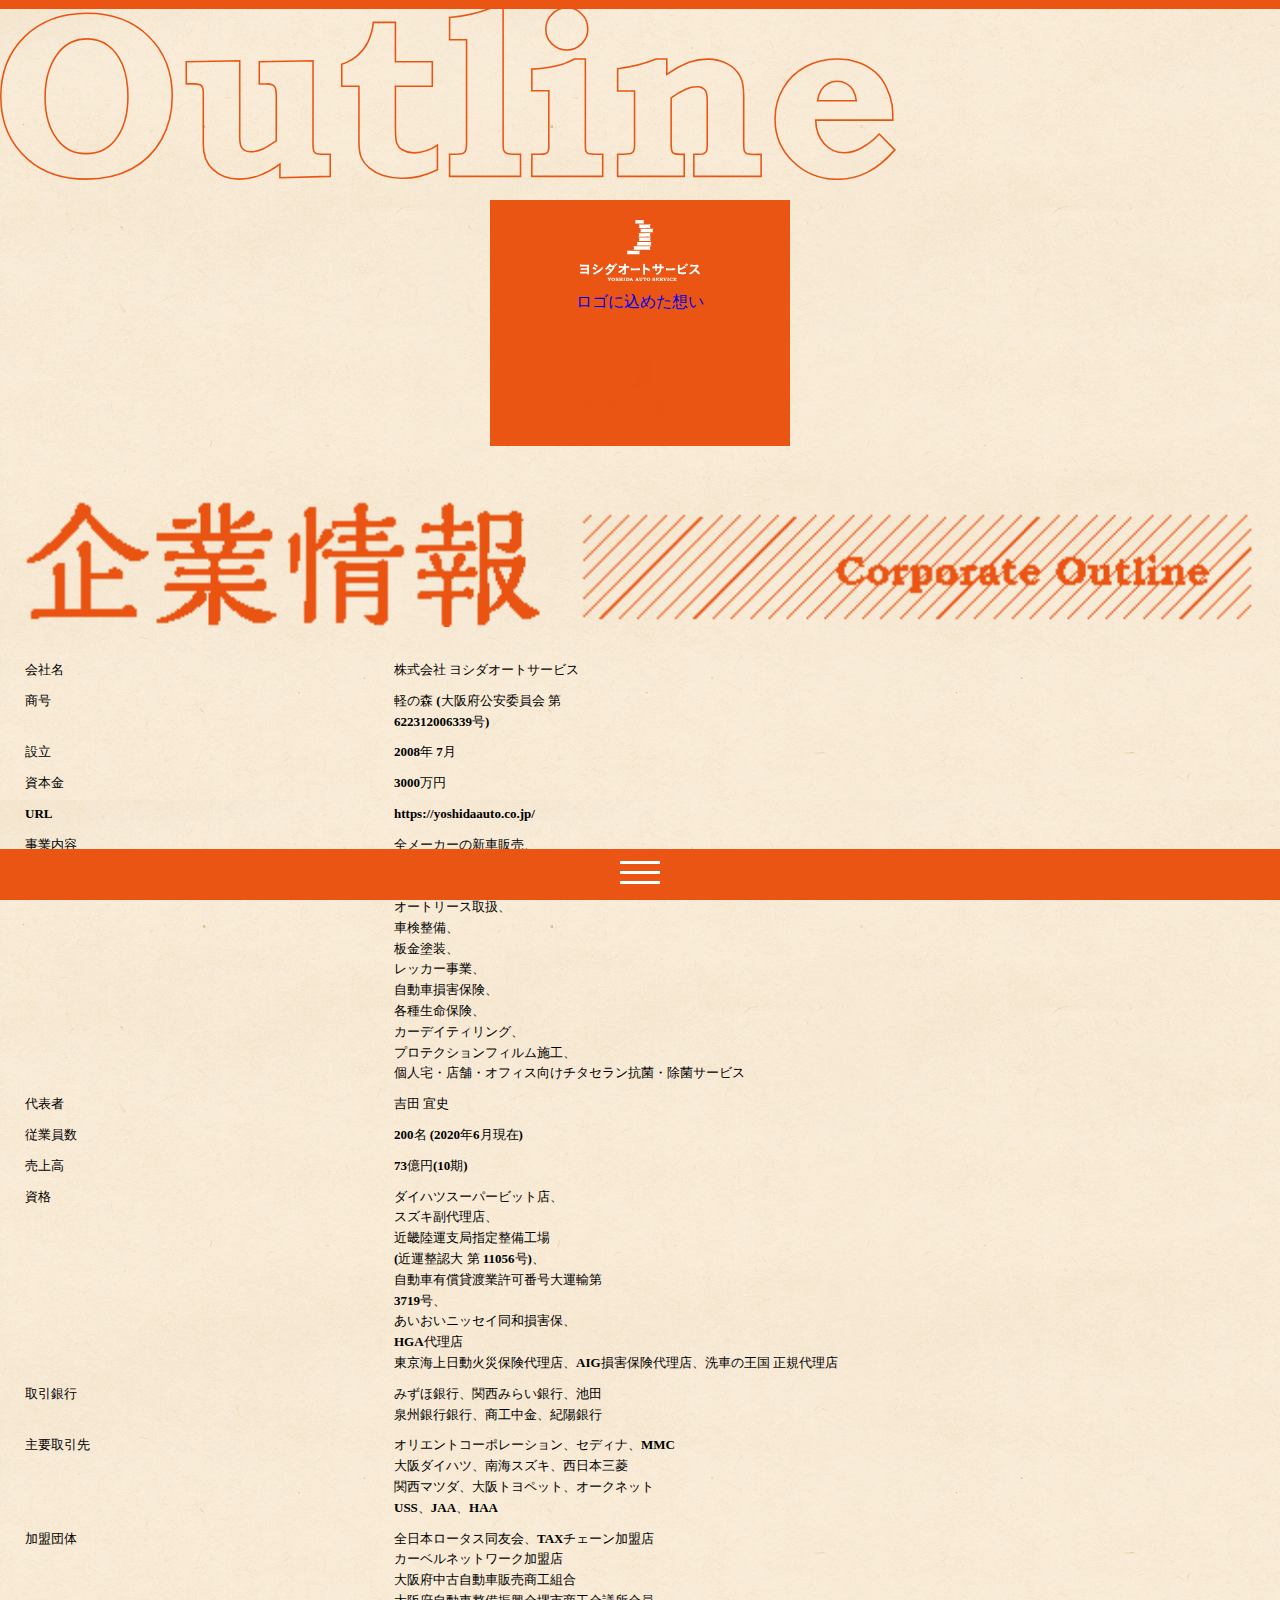
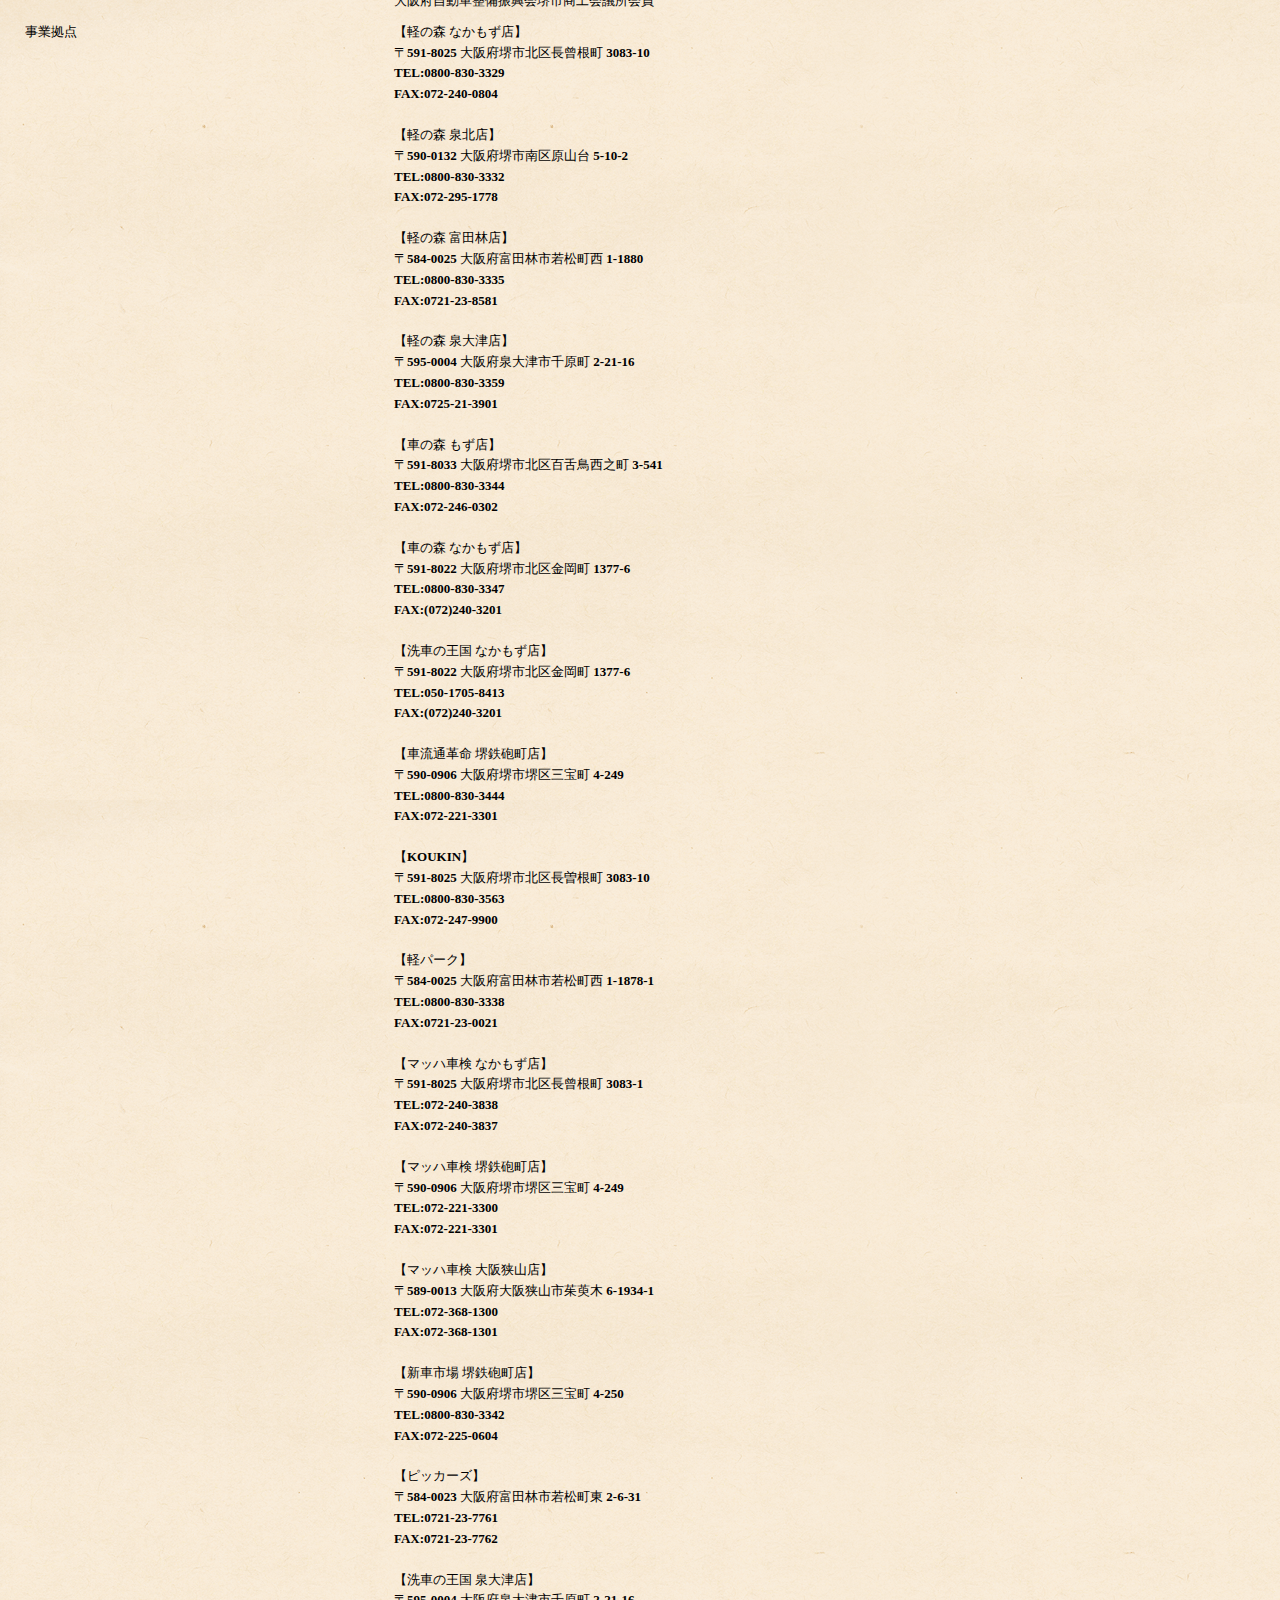
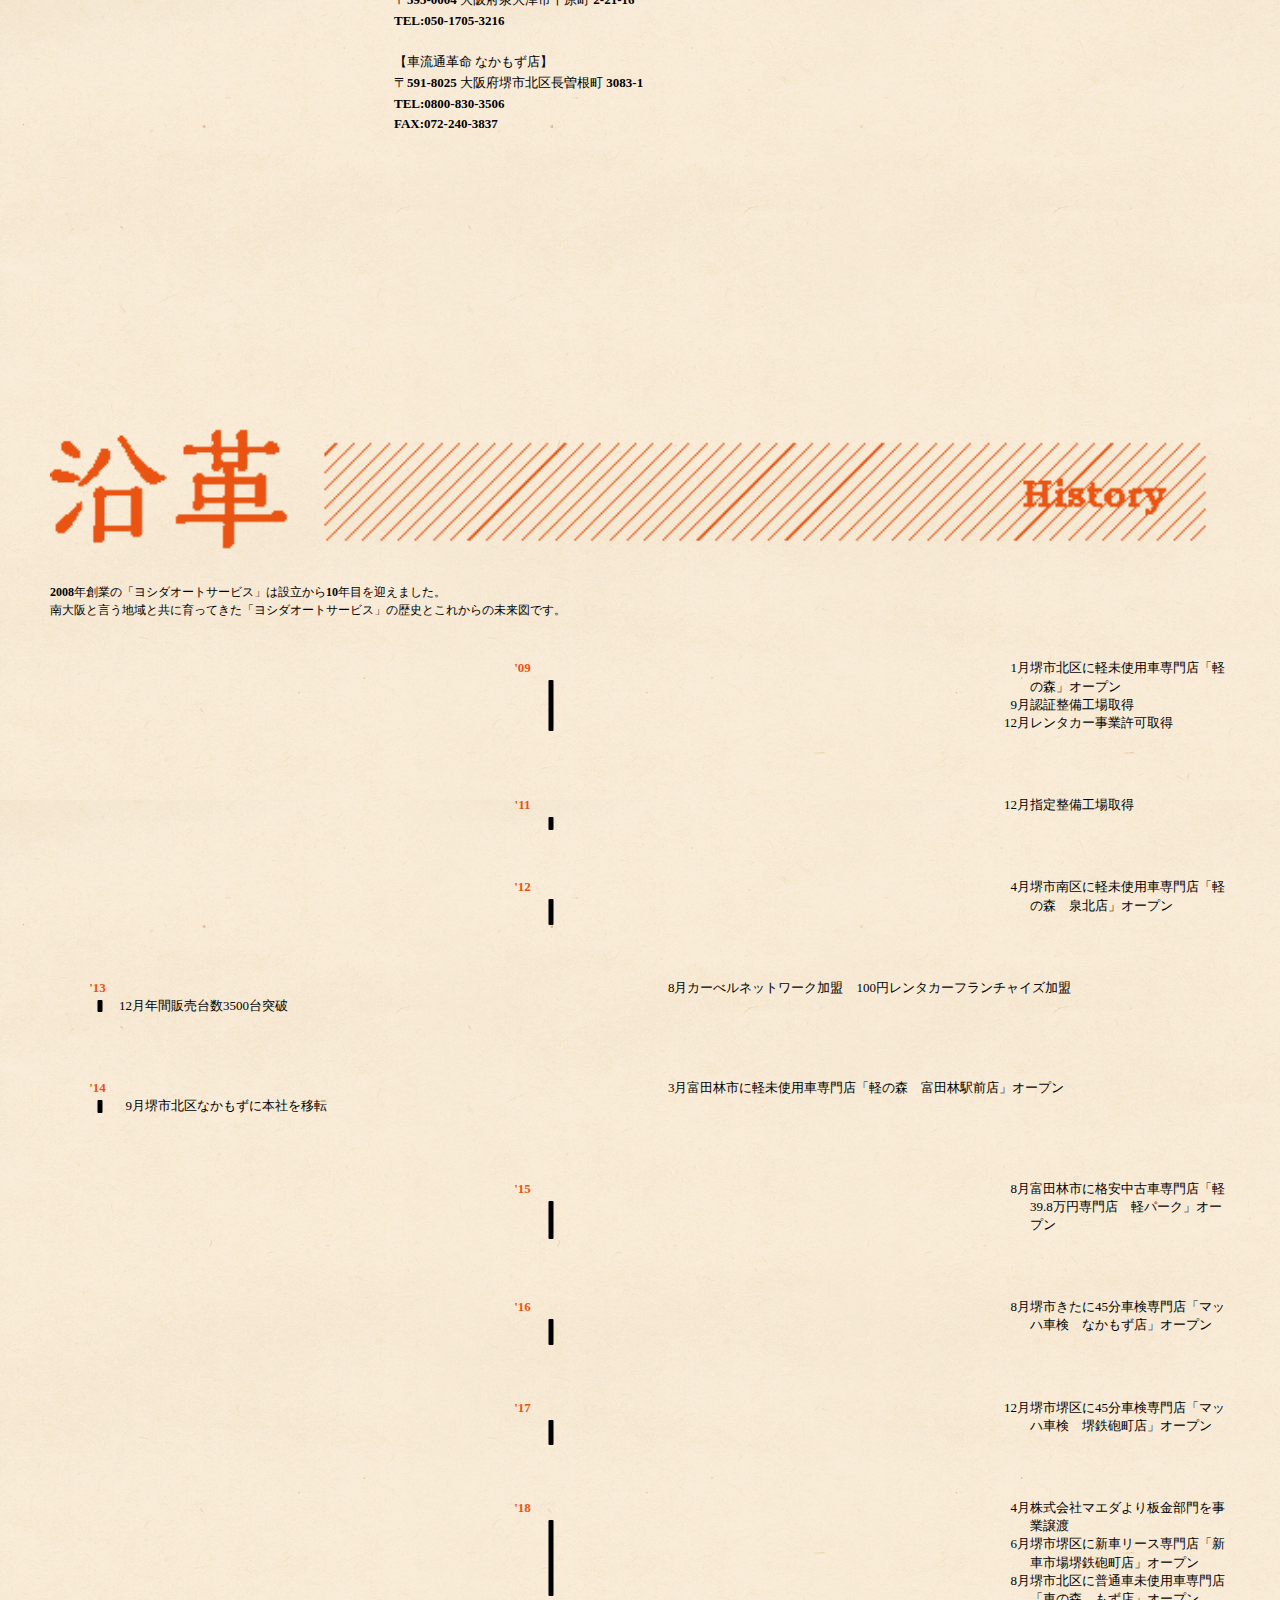
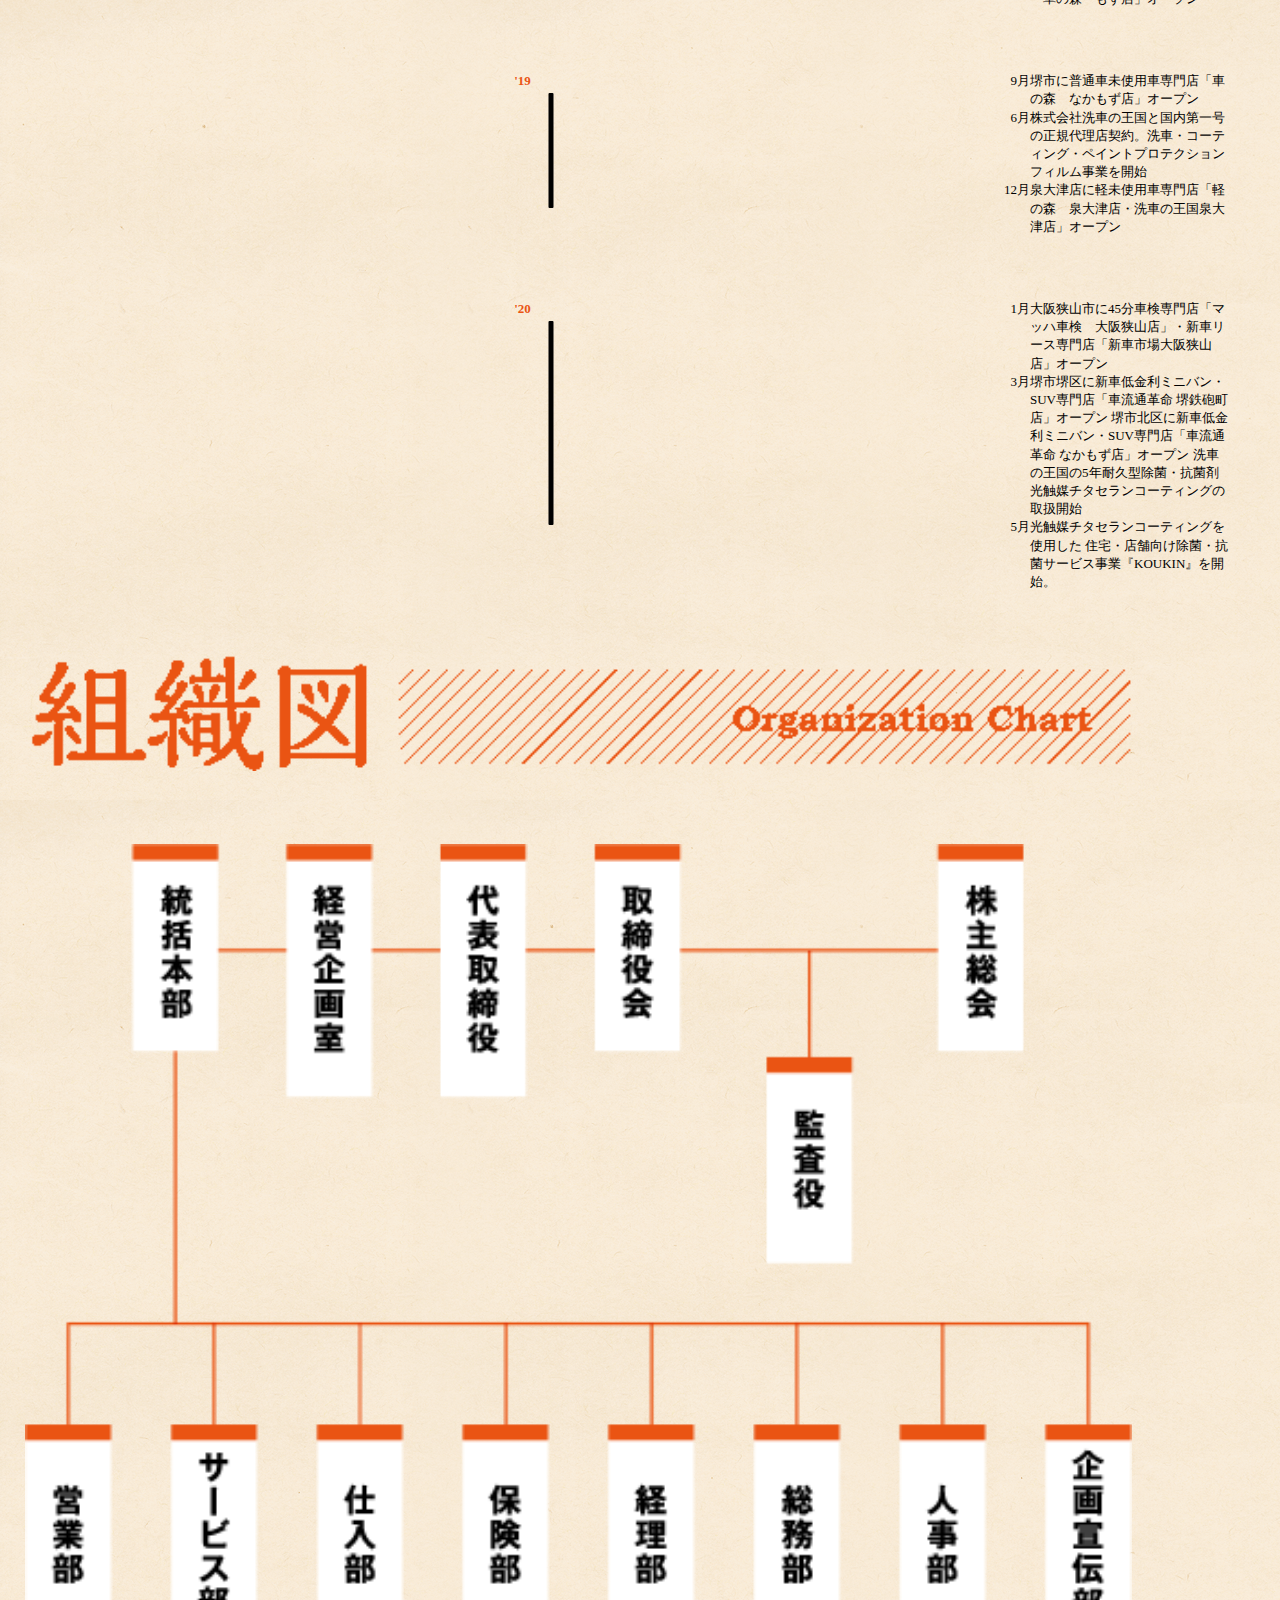
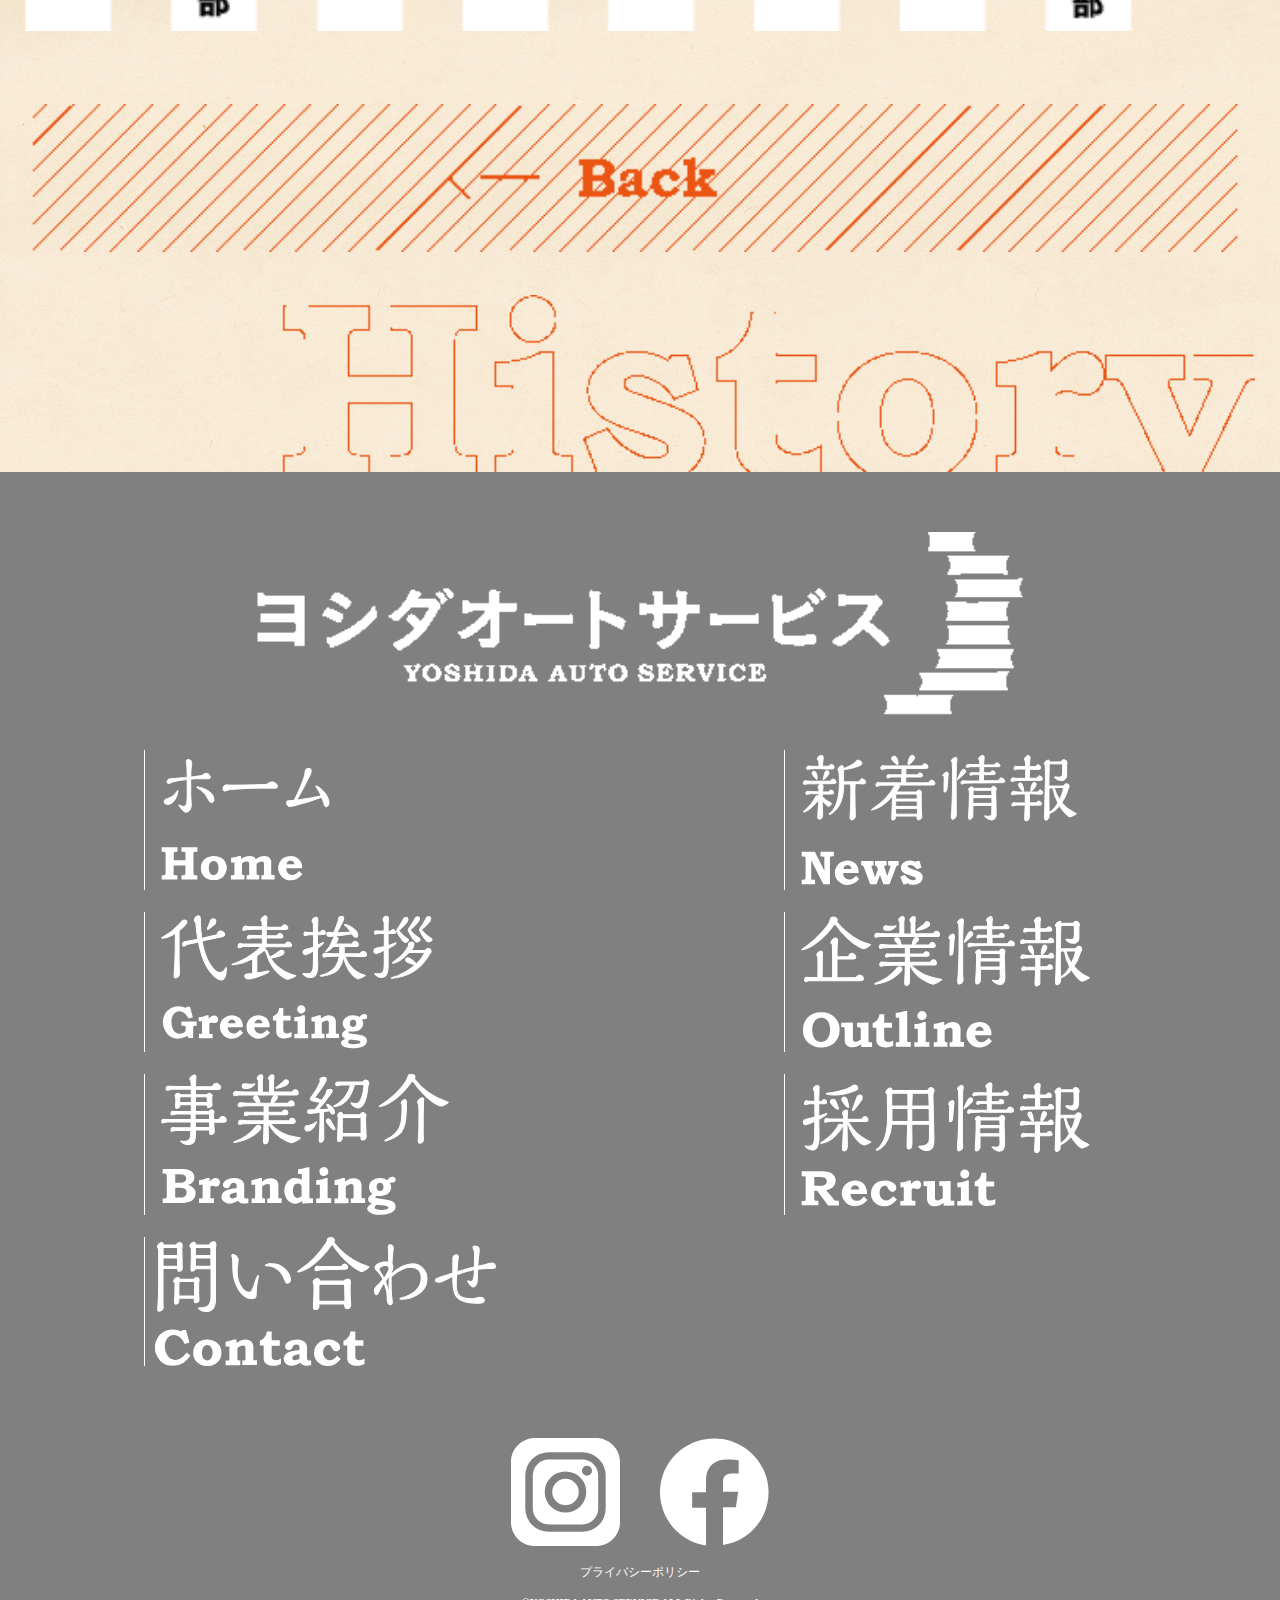
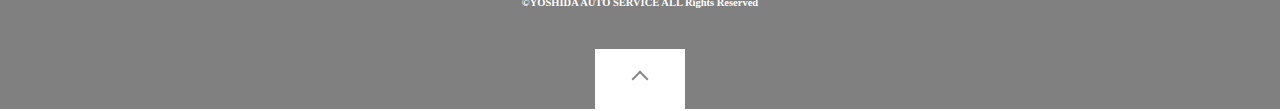
<file: outline/index.html>
<!DOCTYPE html>
<html lang="ja">
<head>
    <meta charset="UTF-8">
    <meta name="viewport" content="width=device-width, initial-scale=1.0">
    <title></title>
    <link rel="stylesheet" href="../assets/css/style.css">
    <link rel="stylesheet" href="../assets/css/modaal.min.css">
    <script src="https://code.jquery.com/jquery-3.5.1.min.js" integrity="sha256-9/aliU8dGd2tb6OSsuzixeV4y/faTqgFtohetphbbj0=" crossorigin="anonymous"></script>

</head>
<body class="outline">
    <div class="hamburger" id="hamburger">
        <a class="hamburger__button" href="#">
            <span></span>
            <span></span>
            <span></span>
        </a>
        <nav class="hamburger__wrap">
            <div class="hamburger__logo">
                <img src="/assets/img/index/yoshida_logo.png" alt="">
            </div>
            <ul class="hamburger__nav">
                <li>
                    <a href="/">ホーム</a>
                </li>
                <li>
                    <a href="../news/detail.html">新着情報</a>
                </li>
                <li>
                    <a href="../greeting/greeting.html">代表挨拶</a>
                </li>
                <li>
                    <a href="../outline/index.html">企業情報</a>
                </li>
                <li>
                    <a href="../branding/branding.html">事業紹介</a>
                </li>
                <li>
                    <a href="../recruit/index.html">採用情報</a>
                </li>
                <li>
                    <a href="../contact/index.html">問い合わせ</a>
                </li>
            </ul>
            <div class="hamburger__sns">
                <img src="/assets/img/index/insta.svg" alt="インスタグラム">
                <img src="/assets/img/index/fasebook.svg" alt="フェイスブック">
            </div>
            <a href="" class="hamburger__privacy">プライバシーポリシー</a>
        </nav>
    </div>

    <hr class="u__line">
    <h3>
        <img src="/assets/img/outline/outline.svg" alt="outline">
    </h3>
    <div class="inner">
        <div class="out">
            <div class="out__box">
                <img src="/assets/img/outline/yoshidaauto.svg" alt="ヨシダオートサービス">
                <p>
                    <a href="#modal" class="modal">
                      ロゴに込めた想い  
                    </a>
                </p>
                <div class="modalwrapper">
                    <h2>
                        <img src="/assets/img/outline/logonikometa_03.png" alt="ロゴに込めた想い">
                    </h2>

                    <div id="modal" style="display:none;">
                        <img src="/assets/img/outline/logonikometa_03.png" alt="">
                        <p>まず一番に、地域の皆さまと共に大阪No.1の企業としてあり続けたいという想いを込め、大阪への愛をマークに込めました。<br>
                            その形は、お客様とのふれあいの積み重ねをイメージしています。<br>
                            さらに「ヨシダオートサービス」という文字部分には、安心、安全、快適に感じてもらうため、そして、長くお付き合いできるような、優しく、しっかりとした安定感のあるオリジナルの書体を作りました。<br>
                            ロゴを含めて、テーマカラーをオレンジで統一することで、活気あふれる職場、より良いサービスへの情熱も自分たちらしさとして表現しました。
                        </p>
                    </div>
                </div>
            </div>
            <div  class="out__corporate">
                <img src="/assets/img/outline/corporate.png" alt="企業情報">
                <table>
                    <tbody>
                        <dl>
                            <dt>会社名</dt>
                            <dd>株式会社 ヨシダオートサービス</dd>
                        </dl>
                        <dl>
                            <dt>商号</dt>
                            <dd>軽の森 (大阪府公安委員会 第<br>622312006339号)</dd>
                        </dl>
                        <dl>
                            <dt>設立</dt>
                            <dd>2008年 7月</dd>
                        </dl>
                        <dl>
                            <dt>資本金</dt>
                            <dd>3000万円</dd>
                        </dl>
                        <dl>
                            <dt>URL</dt>
                            <dd>https://yoshidaauto.co.jp/</dd>
                        </dl>
                        <dl>
                            <dt>事業内容</dt>
                            <dd>全メーカーの新車販売、<br>中古車販売、<br>自動車買取、<br>オートリース取扱、<br>車検整備、<br>板金塗装、<br>レッカー事業、<br>自動車損害保険、<br>各種生命保険、<br>カーデイティリング、<br>プロテクションフィルム施工、<br>個人宅・店舗・オフィス向けチタセラン抗菌・除菌サービス</dd>
                        </dl>
                        <dl>
                            <dt>代表者</dt>
                            <dd>吉田 宜史</dd>
                        </dl>
                        <dl>
                            <dt>従業員数</dt>
                            <dd>200名 (2020年6月現在)</dd>
                        </dl>
                        <dl>
                            <dt>売上高</dt>
                            <dd>73億円(10期)</dd>
                        </dl>
                        <dl>
                            <dt>資格</dt>
                            <dd>ダイハツスーパービット店、<br>スズキ副代理店、<br>近畿陸運支局指定整備工場<br>(近運整認大 第 11056号)、<br>自動車有償貸渡業許可番号大運輸第<br>3719号、<br>あいおいニッセイ同和損害保、<br>HGA代理店<br>東京海上日動火災保険代理店、AIG損害保険代理店、洗車の王国 正規代理店</dd>
                        </dl>
                        <dl>
                            <dt>取引銀行</dt>
                            <dd>みずほ銀行、関西みらい銀行、池田<br>泉州銀行銀行、商工中金、紀陽銀行</dd>
                        </dl>
                        <dl>
                            <dt>主要取引先</dt>
                            <dd>オリエントコーポレーション、セディナ、MMC<br>大阪ダイハツ、南海スズキ、西日本三菱<br>関西マツダ、大阪トヨペット、オークネット<br>USS、JAA、HAA</dd>
                        </dl>
                        <dl>
                            <dt>加盟団体</dt>
                            <dd>全日本ロータス同友会、TAXチェーン加盟店<br>カーベルネットワーク加盟店<br>大阪府中古自動車販売商工組合<br>大阪府自動車整備振興会堺市商工会議所会員</dd>
                        </dl>
                        
                        <dl>
                            <dt>事業拠点</dt>
                            <dd>
                                <div class="out__corporate_box">
                                    <p>【軽の森 なかもず店】</p>
                                    <p>〒591-8025 大阪府堺市北区長曾根町 3083-10</p>
                                    <p>TEL:0800-830-3329<br>FAX:072-240-0804</p>                                    
                                </div>
                                <div class="out__corporate_box">
                                    <p>【軽の森 泉北店】</p>
                                    <p>〒590-0132 大阪府堺市南区原山台 5-10-2</p>
                                    <p>TEL:0800-830-3332<br>FAX:072-295-1778</p>
                                </div>
                                <div class="out__corporate_box">
                                    <p>【軽の森 富田林店】</p>
                                    <p>〒584-0025 大阪府富田林市若松町西 1-1880</p>
                                    <p>TEL:0800-830-3335<br>FAX:0721-23-8581</p>
                                </div>
                                <div class="out__corporate_box">
                                    <p>【軽の森 泉大津店】</p>
                                    <p>〒595-0004 大阪府泉大津市千原町 2-21-16</p>
                                    <p>TEL:0800-830-3359<br>FAX:0725-21-3901</p>
                                </div>
                                <div class="out__corporate_box">
                                    <p>【車の森 もず店】</p>
                                    <p>〒591-8033 大阪府堺市北区百舌鳥西之町 3-541</p>
                                    <p>TEL:0800-830-3344<br>FAX:072-246-0302</p>
                                </div>
                                <div class="out__corporate_box">
                                    <p>【車の森 なかもず店】</p>
                                    <p>〒591-8022 大阪府堺市北区金岡町 1377-6</p>
                                    <p>TEL:0800-830-3347<br>FAX:(072)240-3201</p>
                                </div>
                                <div class="out__corporate_box">
                                    <p>【洗車の王国 なかもず店】</p>
                                    <p>〒591-8022 大阪府堺市北区金岡町 1377-6</p>
                                    <p>TEL:050-1705-8413<br>FAX:(072)240-3201</p>
                                </div>
                                <div class="out__corporate_box">
                                    <p>【車流通革命 堺鉄砲町店】</p>
                                    <p>〒590-0906 大阪府堺市堺区三宝町 4-249</p>
                                    <p>TEL:0800-830-3444<br>FAX:072-221-3301</p>
                                </div>
                                <div class="out__corporate_box">
                                    <p>【KOUKIN】</p>
                                    <p>〒591-8025 大阪府堺市北区長曽根町 3083-10 </p>
                                    <p>TEL:0800-830-3563<br>FAX:072-247-9900</p>
                                </div>
                                <div class="out__corporate_box">
                                    <p>【軽パーク】</p>
                                    <p>〒584-0025 大阪府富田林市若松町西 1-1878-1</p>
                                    <p>TEL:0800-830-3338<br>FAX:0721-23-0021</p>
                                </div>
                                <div class="out__corporate_box">
                                    <p>【マッハ車検 なかもず店】</p>
                                    <p>〒591-8025 大阪府堺市北区長曾根町 3083-1</p>
                                    <p>TEL:072-240-3838<br>FAX:072-240-3837</p>
                                </div>
                                <div class="out__corporate_box">
                                    <p>【マッハ車検 堺鉄砲町店】</p>
                                    <p>〒590-0906 大阪府堺市堺区三宝町 4-249</p>
                                    <p>TEL:072-221-3300<br>FAX:072-221-3301</p>
                                </div>
                                <div class="out__corporate_box">
                                    <p>【マッハ車検 大阪狭山店】</p>
                                    <p>〒589-0013 大阪府大阪狭山市茱萸木 6-1934-1</p>
                                    <p>TEL:072-368-1300<br>FAX:072-368-1301</p>
                                </div>
                                <div class="out__corporate_box">
                                    <p>【新車市場 堺鉄砲町店】</p>
                                    <p>〒590-0906 大阪府堺市堺区三宝町 4-250</p>
                                    <p>TEL:0800-830-3342<br>FAX:072-225-0604</p>
                                </div>
                                <div class="out__corporate_box">
                                    <p>【ピッカーズ】</p>
                                    <p>〒584-0023 大阪府富田林市若松町東 2-6-31</p>
                                    <p>TEL:0721-23-7761<br>FAX:0721-23-7762</p>
                                </div>
                                <div class="out__corporate_box">
                                    <p>【洗車の王国 泉大津店】</p>
                                    <p>〒595-0004 大阪府泉大津市千原町 2-21-16</p>
                                    <p>TEL:050-1705-3216</p>
                                </div>
                                <div class="out__corporate_box">
                                    <p>【車流通革命 なかもず店】</p>
                                    <p>〒591-8025 大阪府堺市北区長曽根町 3083-1</p>
                                    <p>TEL:0800-830-3506<br>FAX:072-240-3837</p>
                                </div>
                        </dl>
                    </tbody>
                </table>
                <iframe width="320" height="180" src="https://www.youtube.com/embed/KGs9Mkd_5YQ" frameborder="0" allow="accelerometer; autoplay; encrypted-media; gyroscope; picture-in-picture" allowfullscreen></iframe>
            </div>
            <div class="out__history inner">
                <div>
                    <img src="/assets/img/outline/outline_history_03.png" alt="">
                </div>
                <p>
                    2008年創業の「ヨシダオートサービス」は設立から10年目を迎えました。<br>
                    南大阪と言う地域と共に育ってきた「ヨシダオートサービス」の歴史とこれからの未来図です。
                </p>
                <table class="out__history_box">
                    <tbody>
                        <tr>
                            <th class="year year__01" rowspan="3">'09</th>
                            <td class="month">1月</td>
                            <td class="txt">堺市北区に軽未使用車専門店「軽の森」オープン</td>
                        </tr>
                        <tr>
                            <td class="month">9月</td>
                            <td class="txt">認証整備工場取得</td>
                        </tr>
                        <tr>
                            <td class="month">12月</td>
                            <td class="txt">レンタカー事業許可取得</td>
                        </tr>
                    </tbody>
                </table>
                <table class="out__history_box">
                    <tbody>
                        <tr>
                            <th class="year year__02">'11</th>
                            <td class="month">12月</td>
                            <td class="txt">指定整備工場取得</td>
                        </tr>
                    </tbody>
                </table>
                <table class="out__history_box">
                    <tbody>
                        <tr>
                            <th class="year year__03">'12</th>
                            <td class="month">4月</td>
                            <td class="txt">堺市南区に軽未使用車専門店「軽の森　泉北店」オープン</td>
                        </tr>
                    </tbody>
                </table>
                <table class="out__history_box">
                    <tbody>
                        <tr>
                            <th class="year year__04">'13</th>
                            <td class="month">8月</td>
                            <td class="txt">カーべルネットワーク加盟　100円レンタカーフランチャイズ加盟</td>
                        </tr>
                        <tr>
                            <td class="month">12月</td>
                            <td class="txt">年間販売台数3500台突破</td>
                        </tr>
                    </tbody>
                </table>
                <table class="out__history_box">
                    <tbody>
                        <tr>
                            <th class="year year__05">'14</th>
                            <td class="month">3月</td>
                            <td class="txt">富田林市に軽未使用車専門店「軽の森　富田林駅前店」オープン</td>
                        </tr>
                        <tr>
                            <td class="month">9月</td>
                            <td class="txt">堺市北区なかもずに本社を移転</td>
                        </tr>
                    </tbody>
                </table>
                <table class="out__history_box">
                    <tbody>
                        <tr>
                            <th class="year year__06">'15</th>
                            <td class="month">8月</td>
                            <td class="txt">富田林市に格安中古車専門店「軽39.8万円専門店　軽パーク」オープン</td>
                        </tr>
                    </tbody>
                </table>
                <table class="out__history_box">
                    <tbody>
                        <tr>
                            <th class="year year__07">'16</th>
                            <td class="month">8月</td>
                            <td class="txt">堺市きたに45分車検専門店「マッハ車検　なかもず店」オープン</td>
                        </tr>
                    </tbody>
                </table>
                <table class="out__history_box">
                    <tbody>
                        <tr>
                            <th class="year year__08">'17</th>
                            <td class="month">12月</td>
                            <td class="txt">堺市堺区に45分車検専門店「マッハ車検　堺鉄砲町店」オープン</td>
                        </tr>
                    </tbody>
                </table>
                <table class="out__history_box">
                    <tbody>
                        <tr>
                            <th class="year year__09" rowspan="3">'18</th>
                            <td class="month">4月</td>
                            <td class="txt">株式会社マエダより板金部門を事業譲渡</td>
                        </tr>
                        <tr>
                            <td class="month">6月</td>
                            <td class="txt">堺市堺区に新車リース専門店「新車市場堺鉄砲町店」オープン</td>
                        </tr>
                        <tr>
                            <td class="month">8月</td>
                            <td class="txt">堺市北区に普通車未使用車専門店「車の森　もず店」オープン</td>
                        </tr>
                    </tbody>
                </table>
                <table class="out__history_box">
                    <tbody>
                        <tr>
                            <th class="year year__10" rowspan="3">'19</th>
                            <td class="month">9月</td>
                            <td class="txt">堺市に普通車未使用車専門店「車の森　なかもず店」オープン</td>
                        </tr>
                        <tr>
                            <td class="month">6月</td>
                            <td class="txt">株式会社洗車の王国と国内第一号の正規代理店契約。洗車・コーティング・ペイントプロテクションフィルム事業を開始</td>
                        </tr>
                        <tr>
                            <td class="month">12月</td>
                            <td class="txt">泉大津店に軽未使用車専門店「軽の森　泉大津店・洗車の王国泉大津店」オープン</td>
                        </tr>
                    </tbody>
                </table>
                <table class="out__history_box">
                    <tbody>
                        <tr>
                            <th class="year year__11" rowspan="3">'20</th>
                            <td class="month">1月</td>
                            <td class="txt">大阪狭山市に45分車検専門店「マッハ車検　大阪狭山店」・新車リース専門店「新車市場大阪狭山店」オープン</td>
                        </tr>
                        <tr>
                            <td class="month">3月</td>
                            <td class="txt">堺市堺区に新車低金利ミニバン・SUV専門店「車流通革命 堺鉄砲町店」オープン
                                堺市北区に新車低金利ミニバン・SUV専門店「車流通革命 なかもず店」オープン
                                洗車の王国の5年耐久型除菌・抗菌剤 光触媒チタセランコーティングの取扱開始</td>
                        </tr>
                        <tr>
                            <td class="month">5月</td>
                            <td class="txt">光触媒チタセランコーティングを使用した 住宅・店舗向け除菌・抗菌サービス事業『KOUKIN』を開始。</td>
                        </tr>
                    </tbody>
                </table>
            </div>
    
            <div class="out__chart">
                <img src="/assets/img/outline/chart_03.png" alt="">
                <img src="/assets/img/outline/outline_img.png" alt="">
            </div>

            <div class="table__back">
                <a href="/">
                    <img src="/assets/img/news/news_foot_06.png" alt="back">
                </a>
            </div>
        </div>
            <div class="table__en">
                <img src="/assets/img/outline/history_03.png" alt="">
            </div>
    </div>
    <footer class="footer">
        <div class="footer__img">
            <img src="/assets/img/index/yoshida_logo.png" alt="ヨシダオートサービス">
        </div>
        <ul>
            <li>
                <a href="/">
                    <img src="/assets/img/index/home.svg" alt="ホーム">
                </a>
            </li>
            <li>
                <a href="../news/detail.html">
                    <img src="/assets/img/index/shinchakuwhite.svg" alt="新着情報">
                </a>
            </li>
            <li>
                <a href="../greeting/greeting.html">
                    <img src="/assets/img/index/aisatuwhite.svg" alt="代表挨拶">
                </a>
            </li>
            <li>
                <a href="../outline/index.html">
                    <img src="/assets/img/index/kigyouwhite.svg" alt="企業情報">
                </a>
            </li>
            <li>
                <a href="../branding/branding.html">
                    <img src="/assets/img/index/zigyouwhite.svg" alt="事業情報">
                </a>
            </li>
            <li>
                <a href="../recruit/index.html">
                    <img src="/assets/img/index/saiyouwhite.svg" alt="採用情報">
                </a>
            </li>
            <li>
                <a href="../contact/index.html">
                    <img src="/assets/img/index/contactwhite.svg" alt="問い合わせ">
                </a>
            </li>
        </ul>

        <div class="footer__sns">
            <img src="/assets/img/index/insta.svg" alt="インスタグラム">
            <img src="/assets/img/index/fasebook.svg" alt="フェイスブック">
        </div>
        <a href="">プライバシーポリシー</a>
        <span>&copy;YOSHIDA AUTO SERVICE ALL Rights Reserved</span>

        <div class="footer__box">
            <a href="#slide" class="footer__arrow"></a>
        </div>
    </footer>
    <script type="text/javascript" src="https://ajax.googleapis.com/ajax/libs/jquery/3.2.1/jquery.min.js"></script>
    <script src="../assets/js/modaal.min.js"></script>
    <script src="../assets/js/common.js"></script>
    
</body>
</html>
</file>
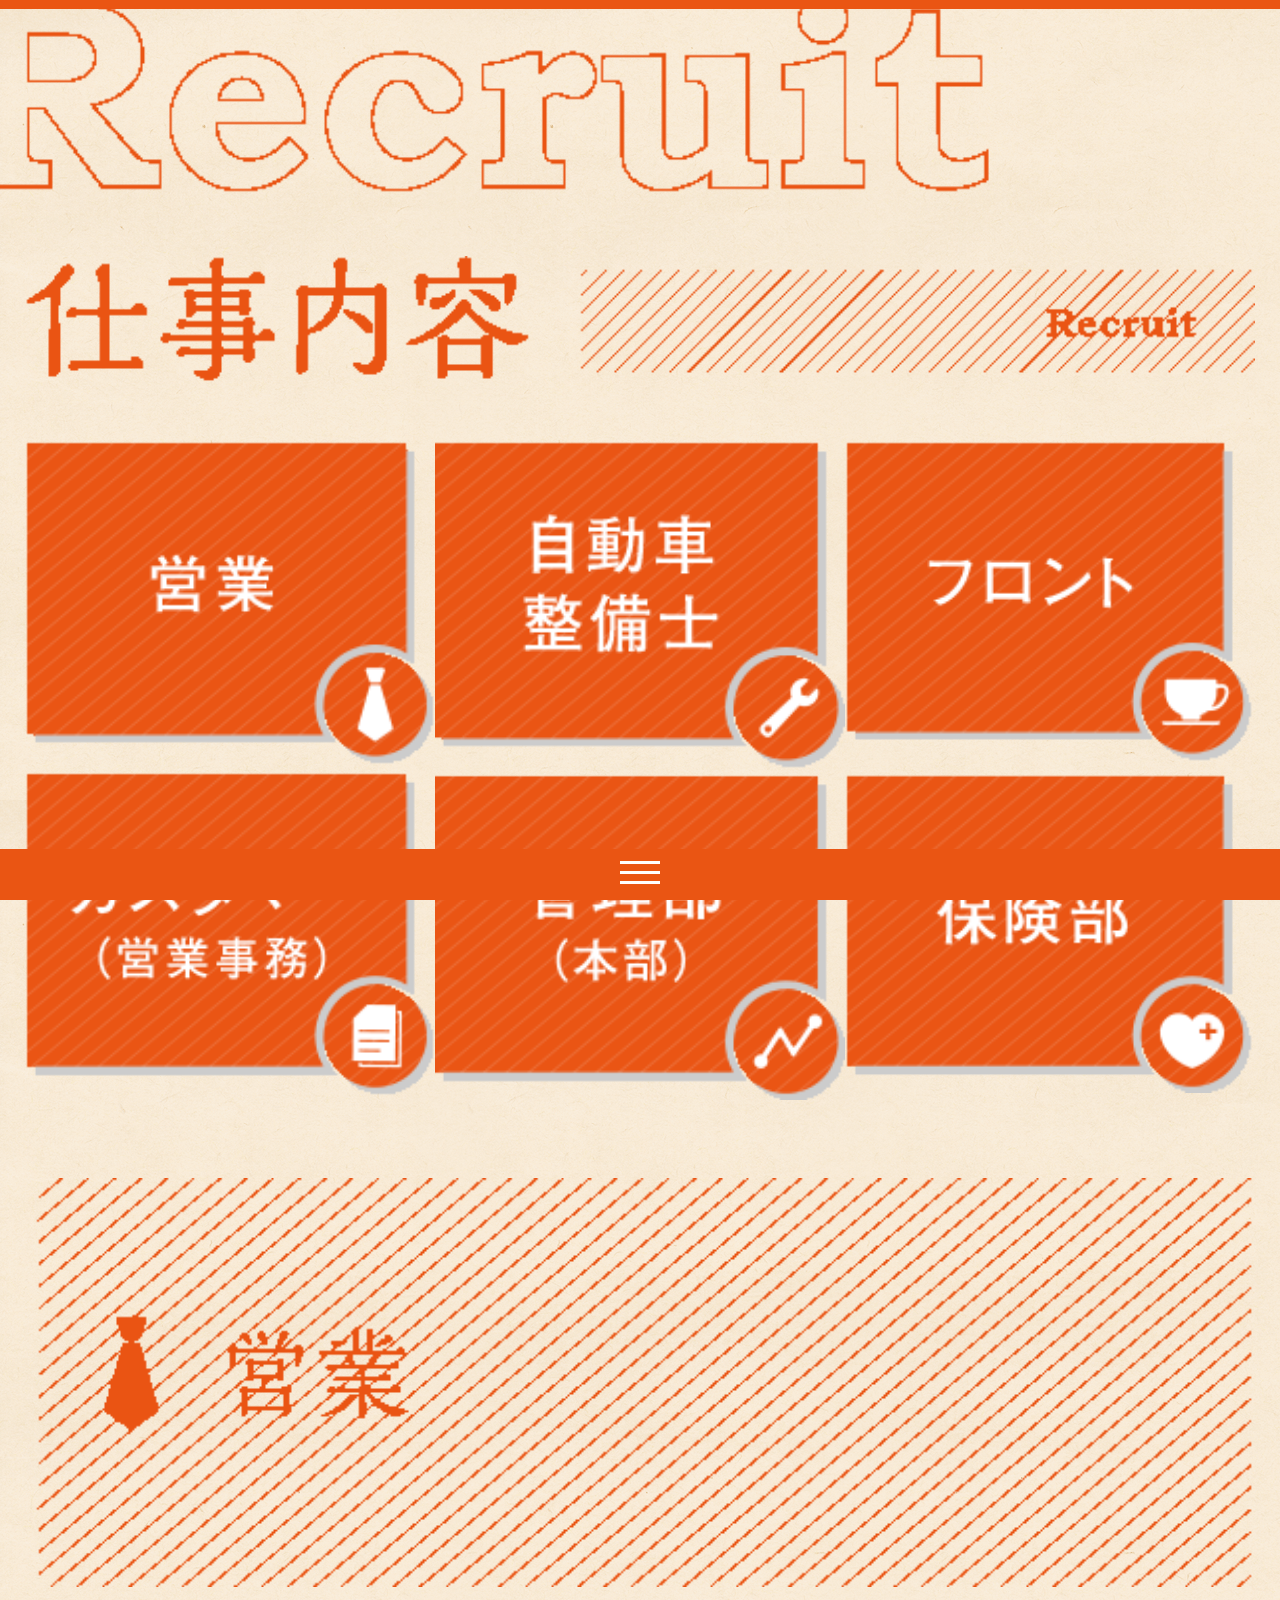
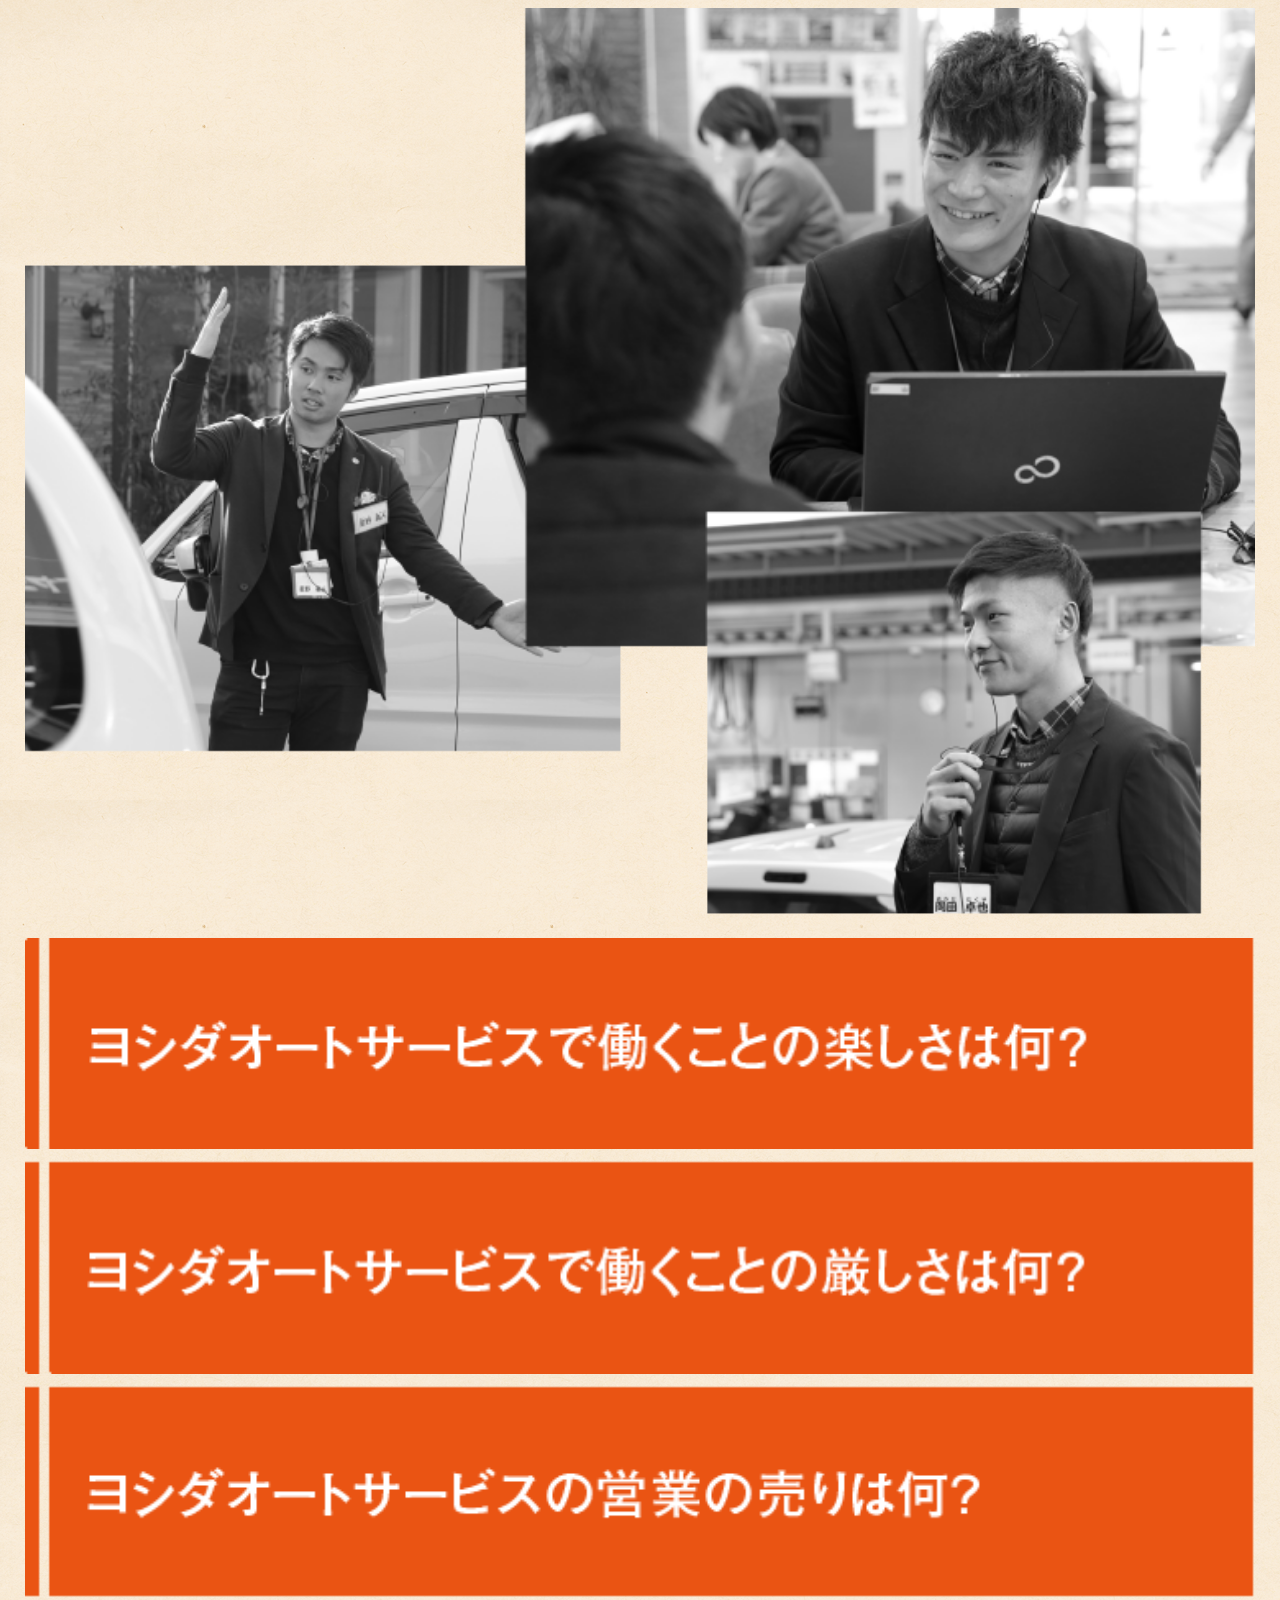
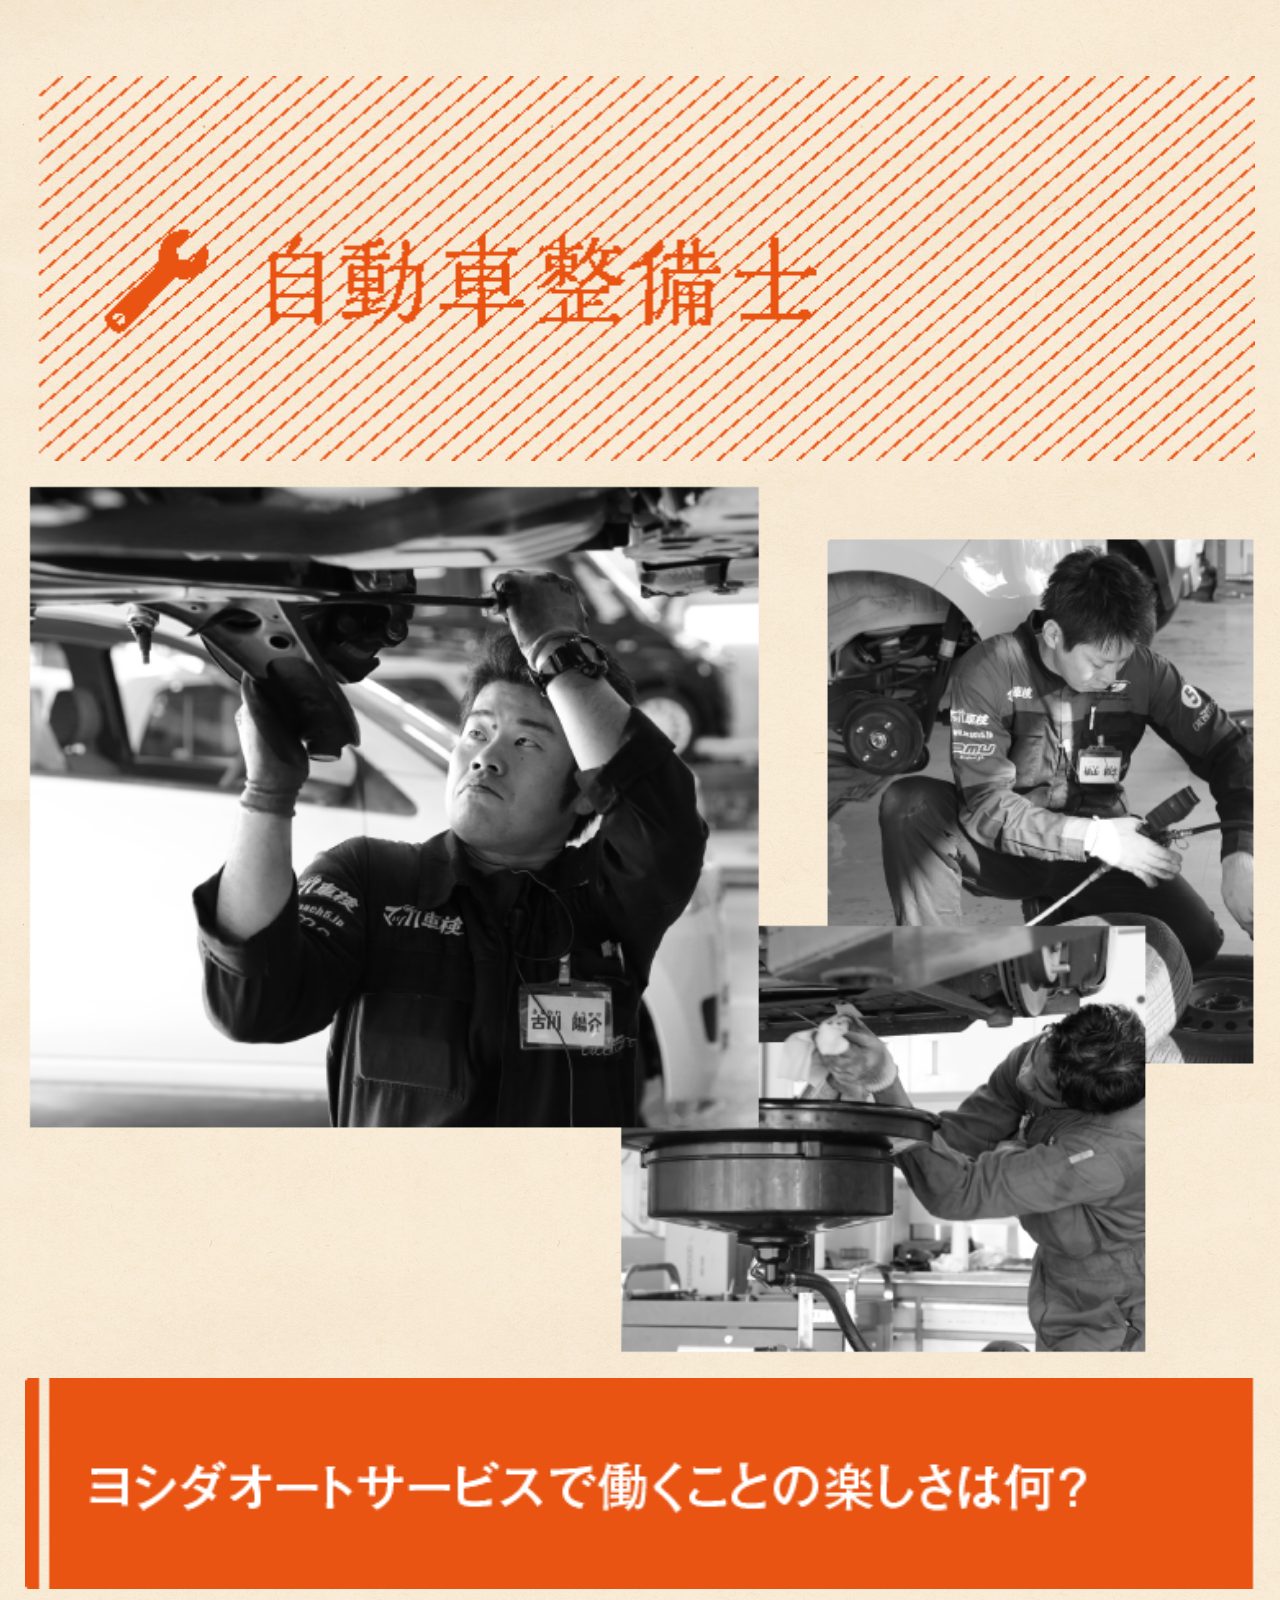
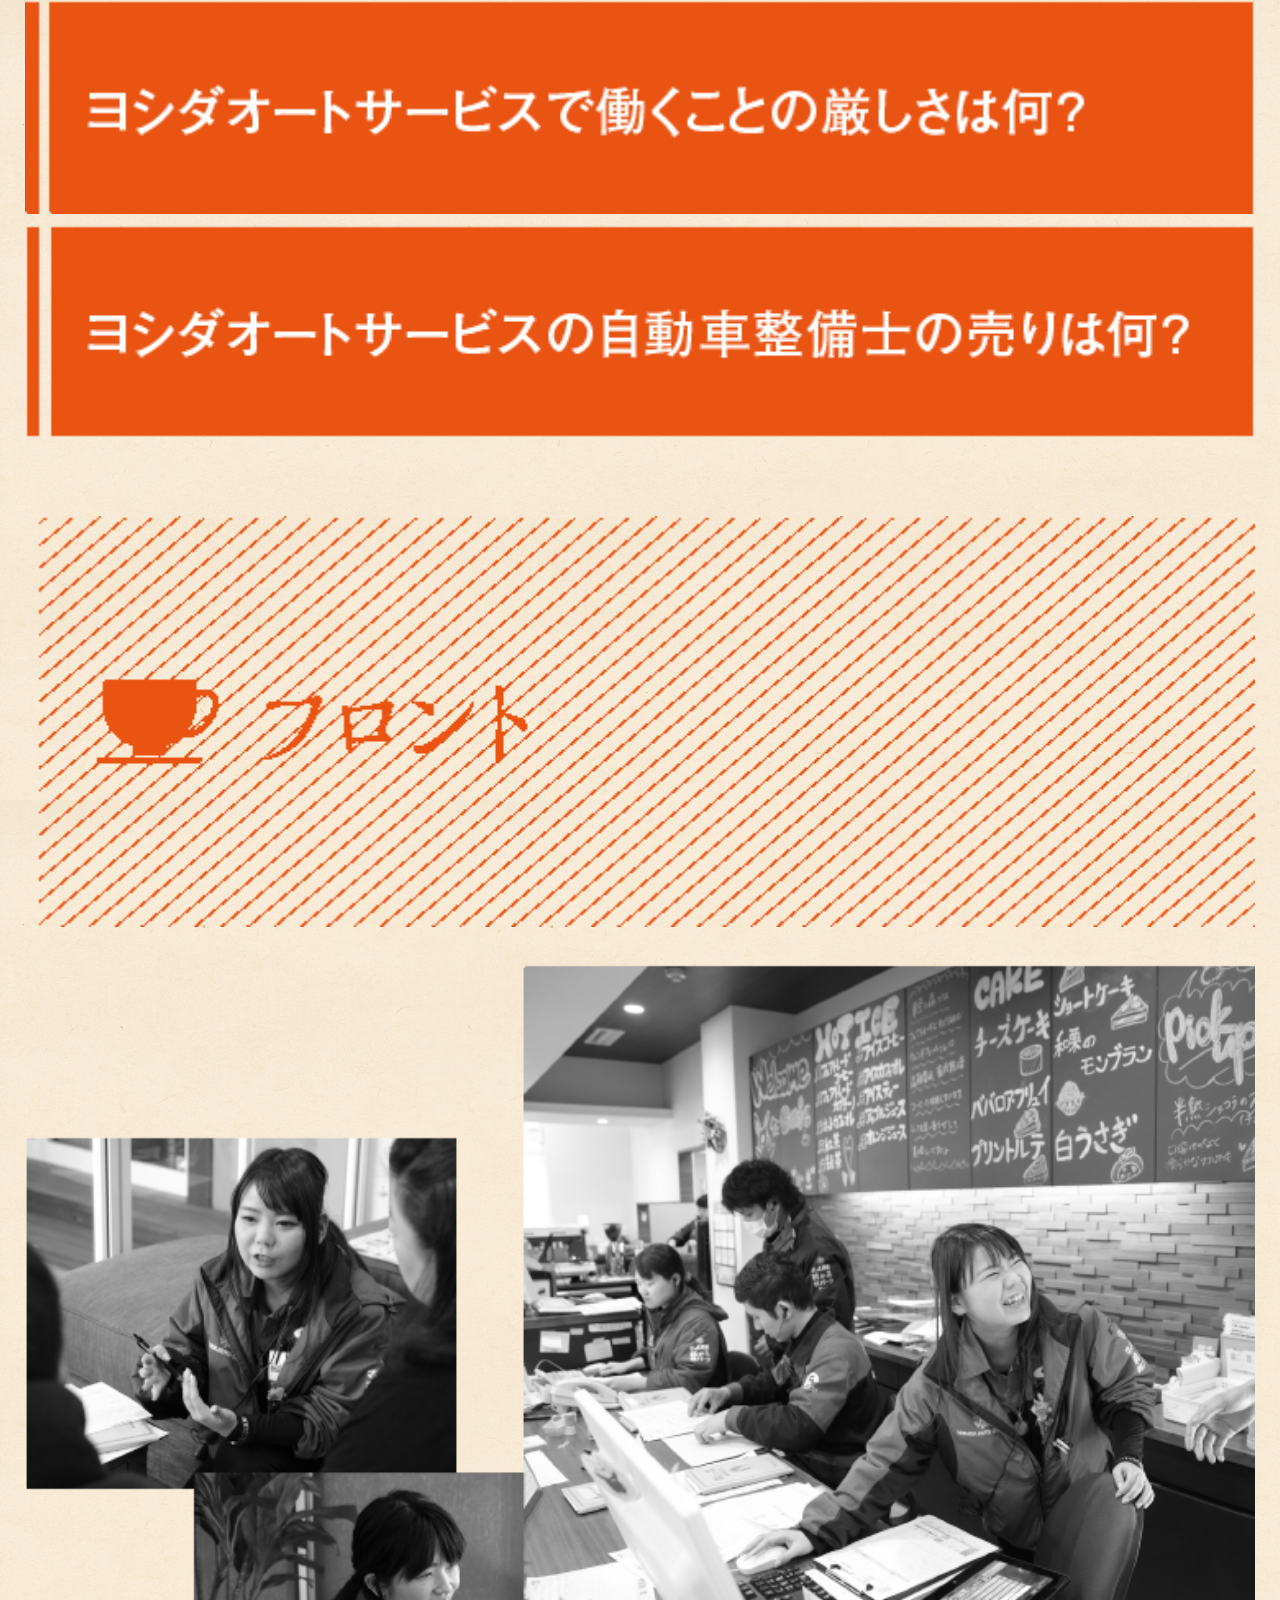
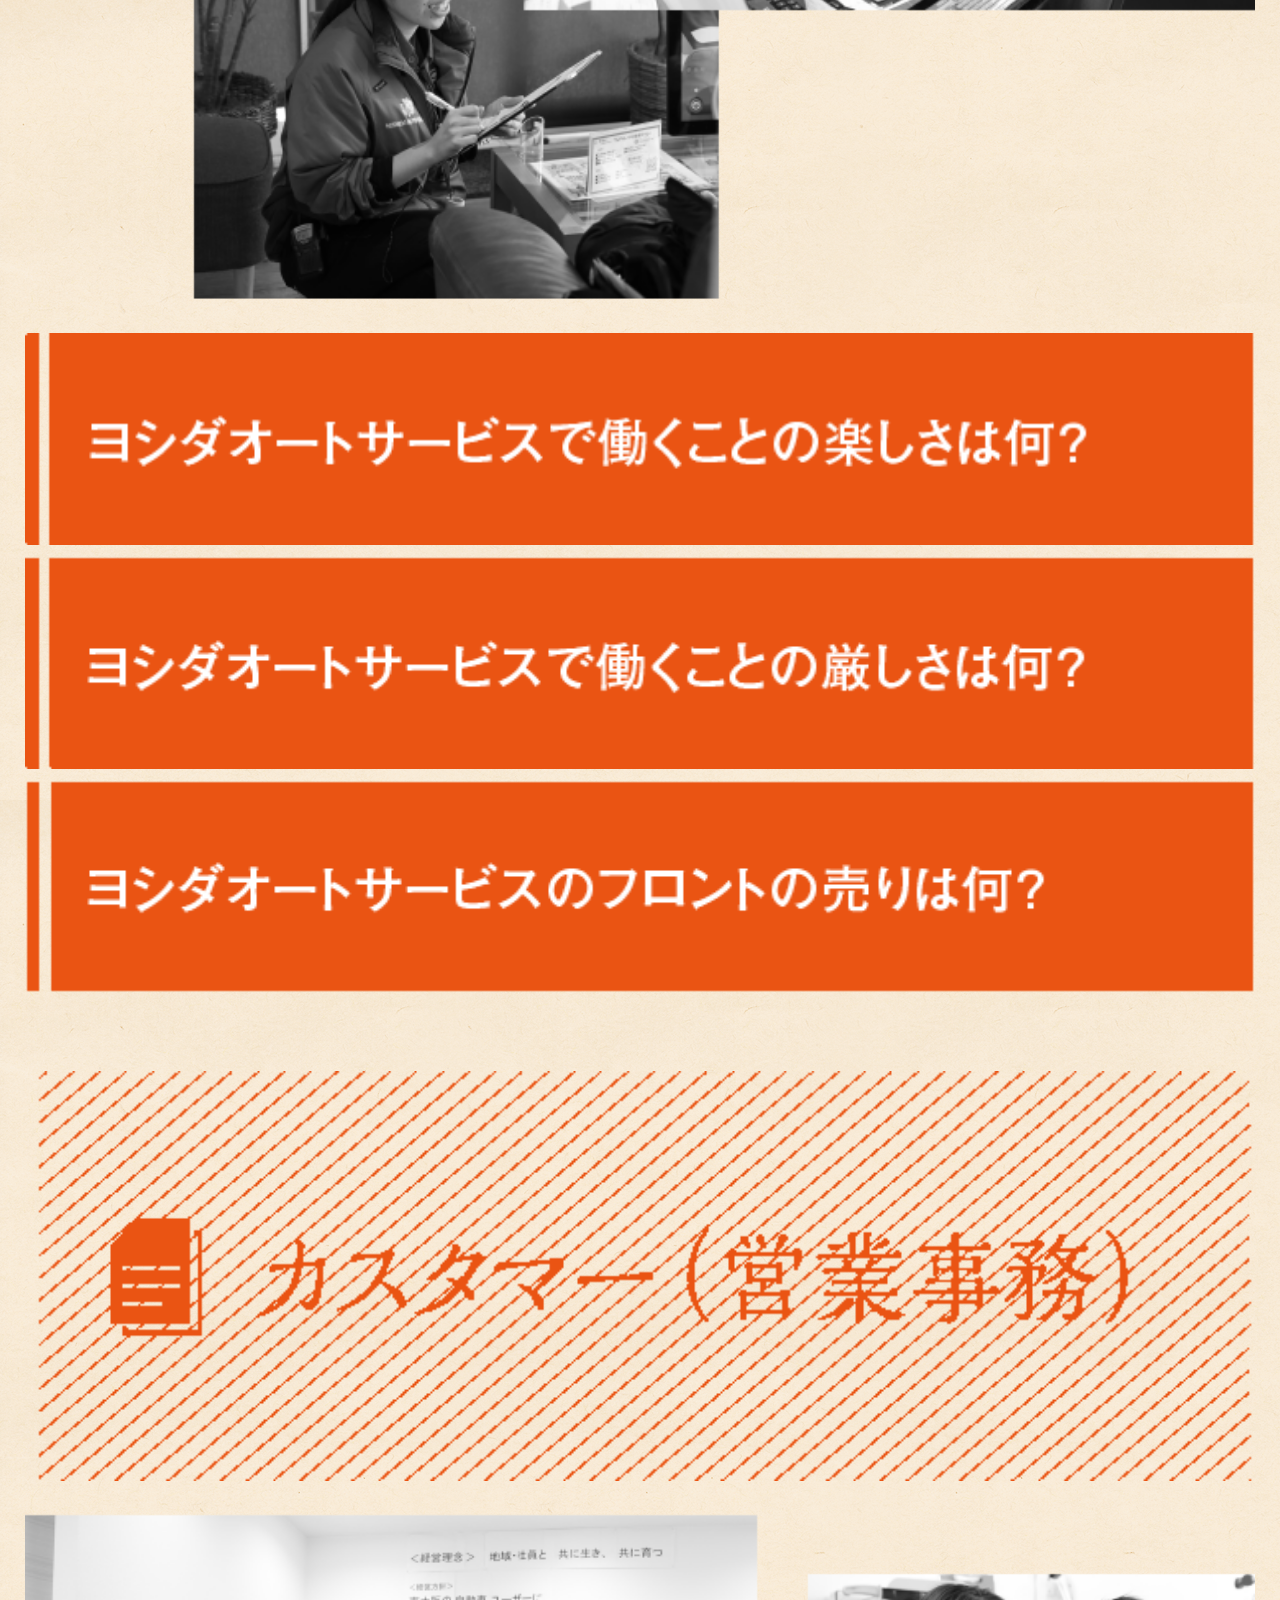
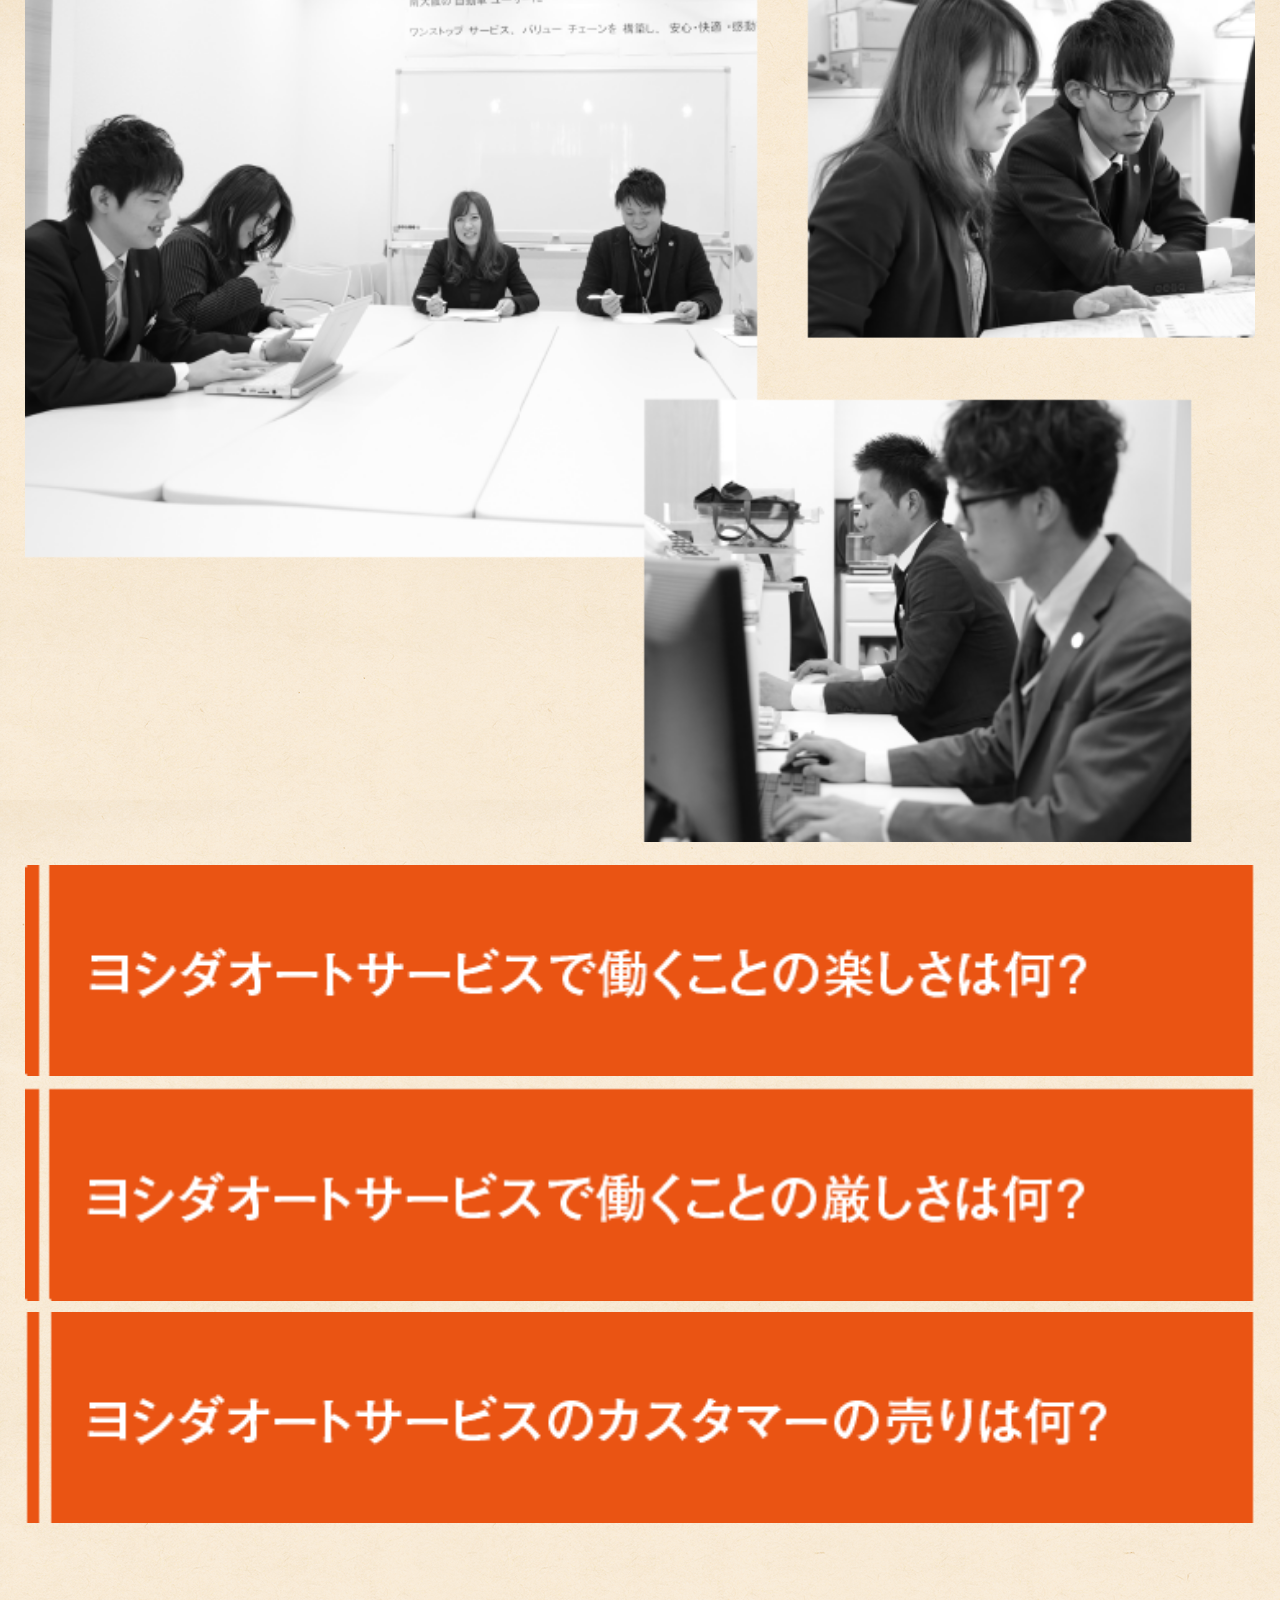
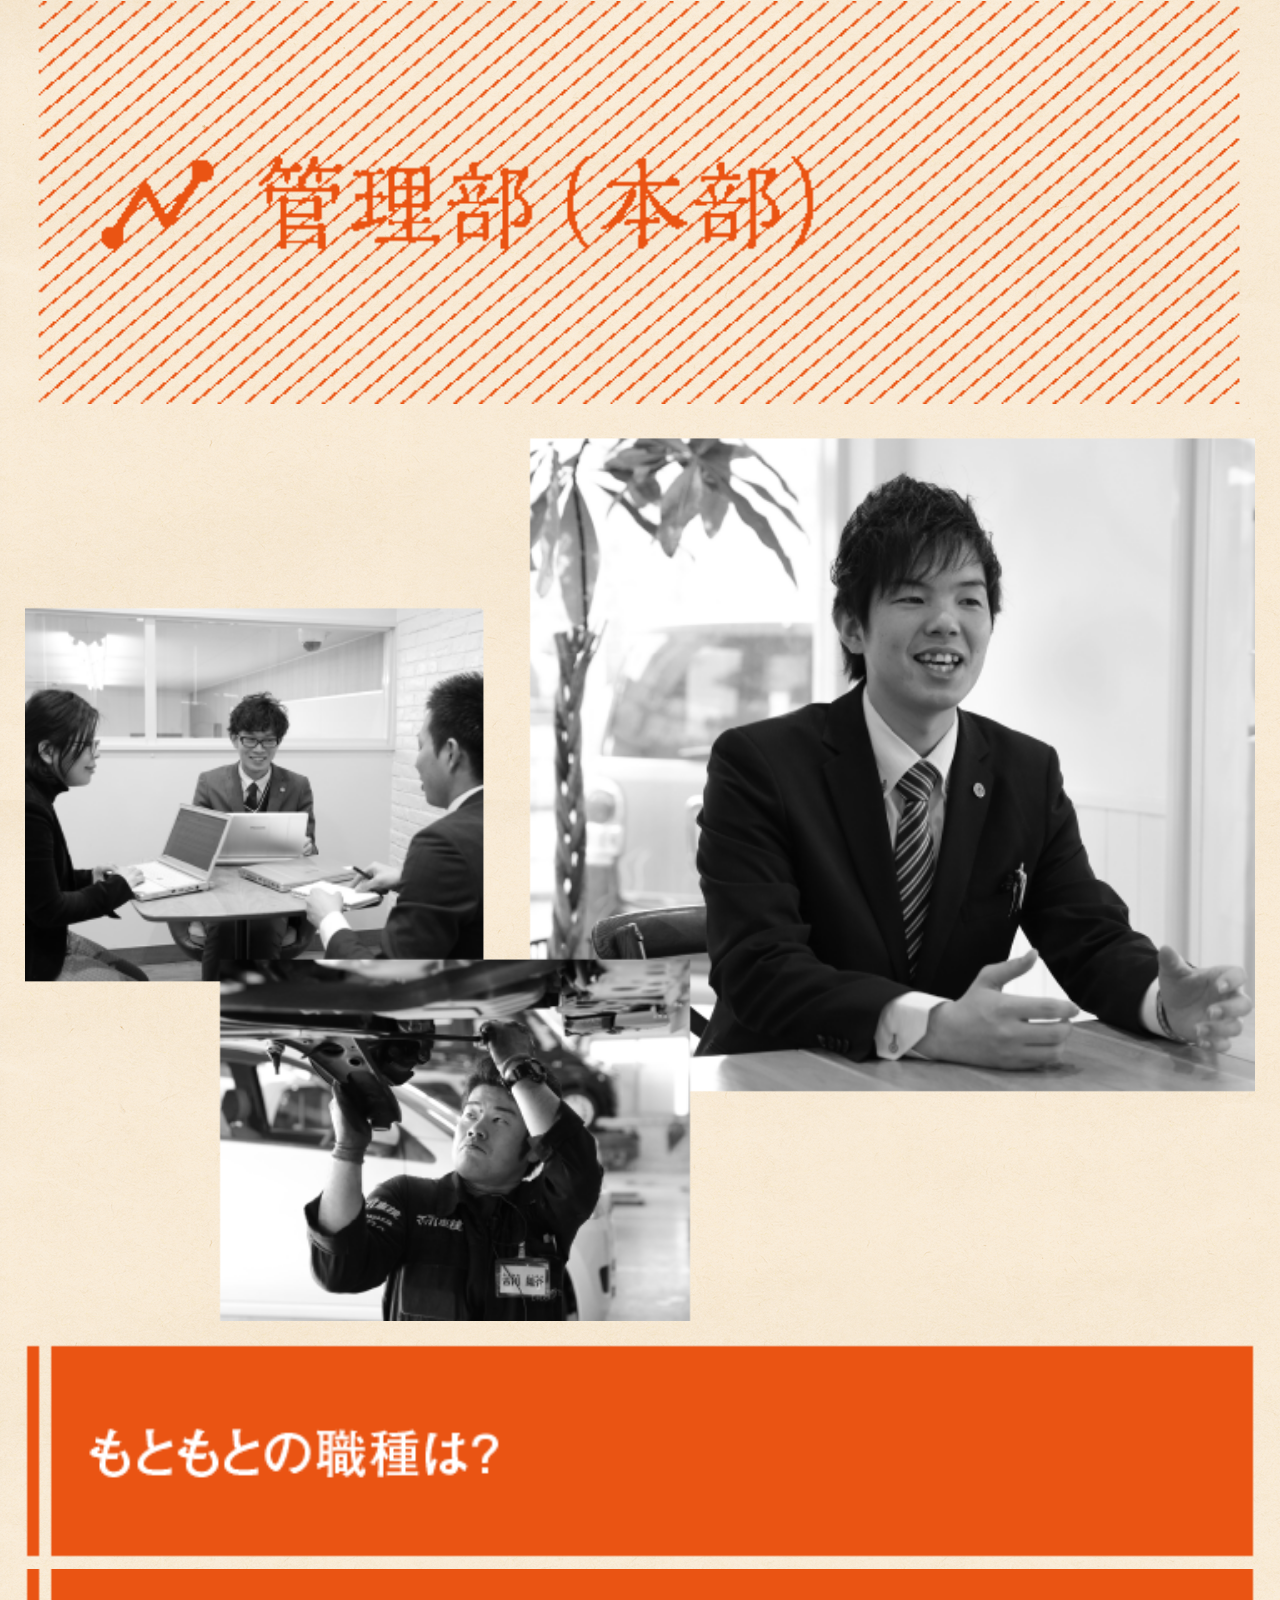
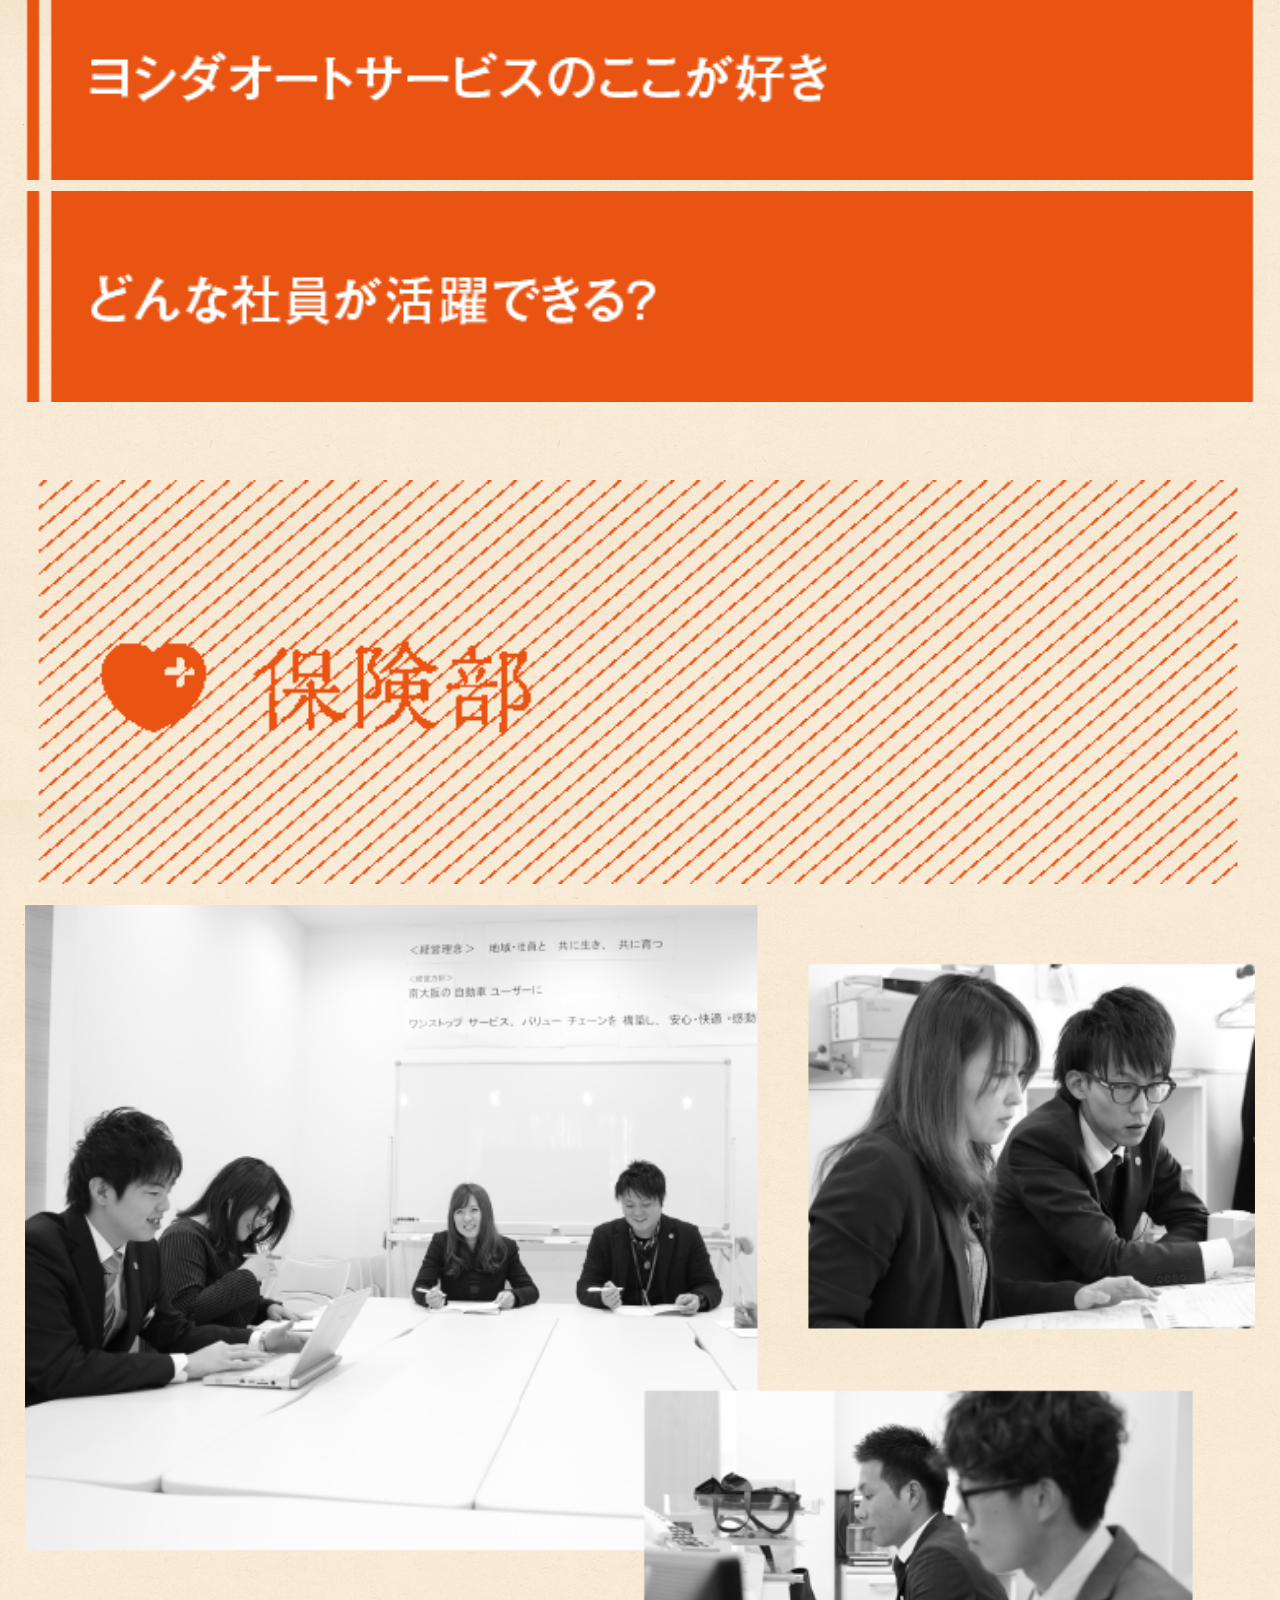
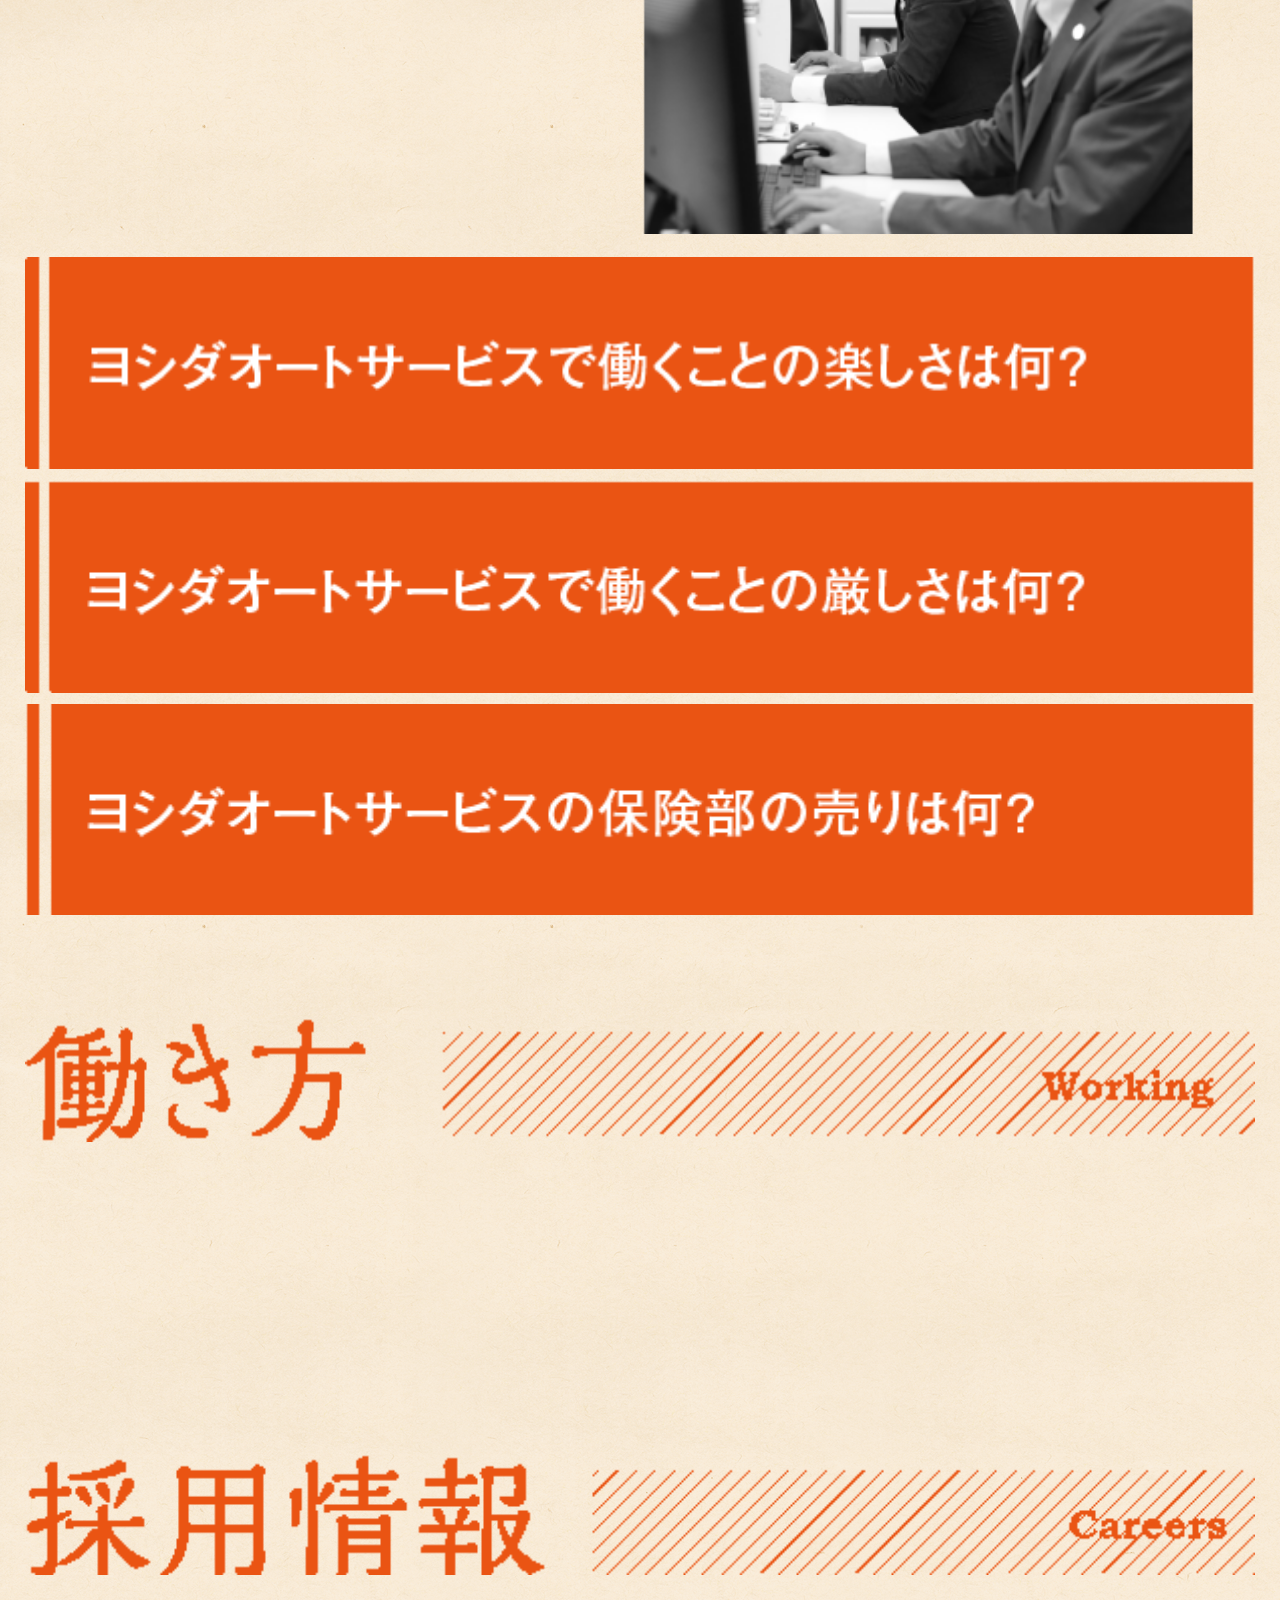
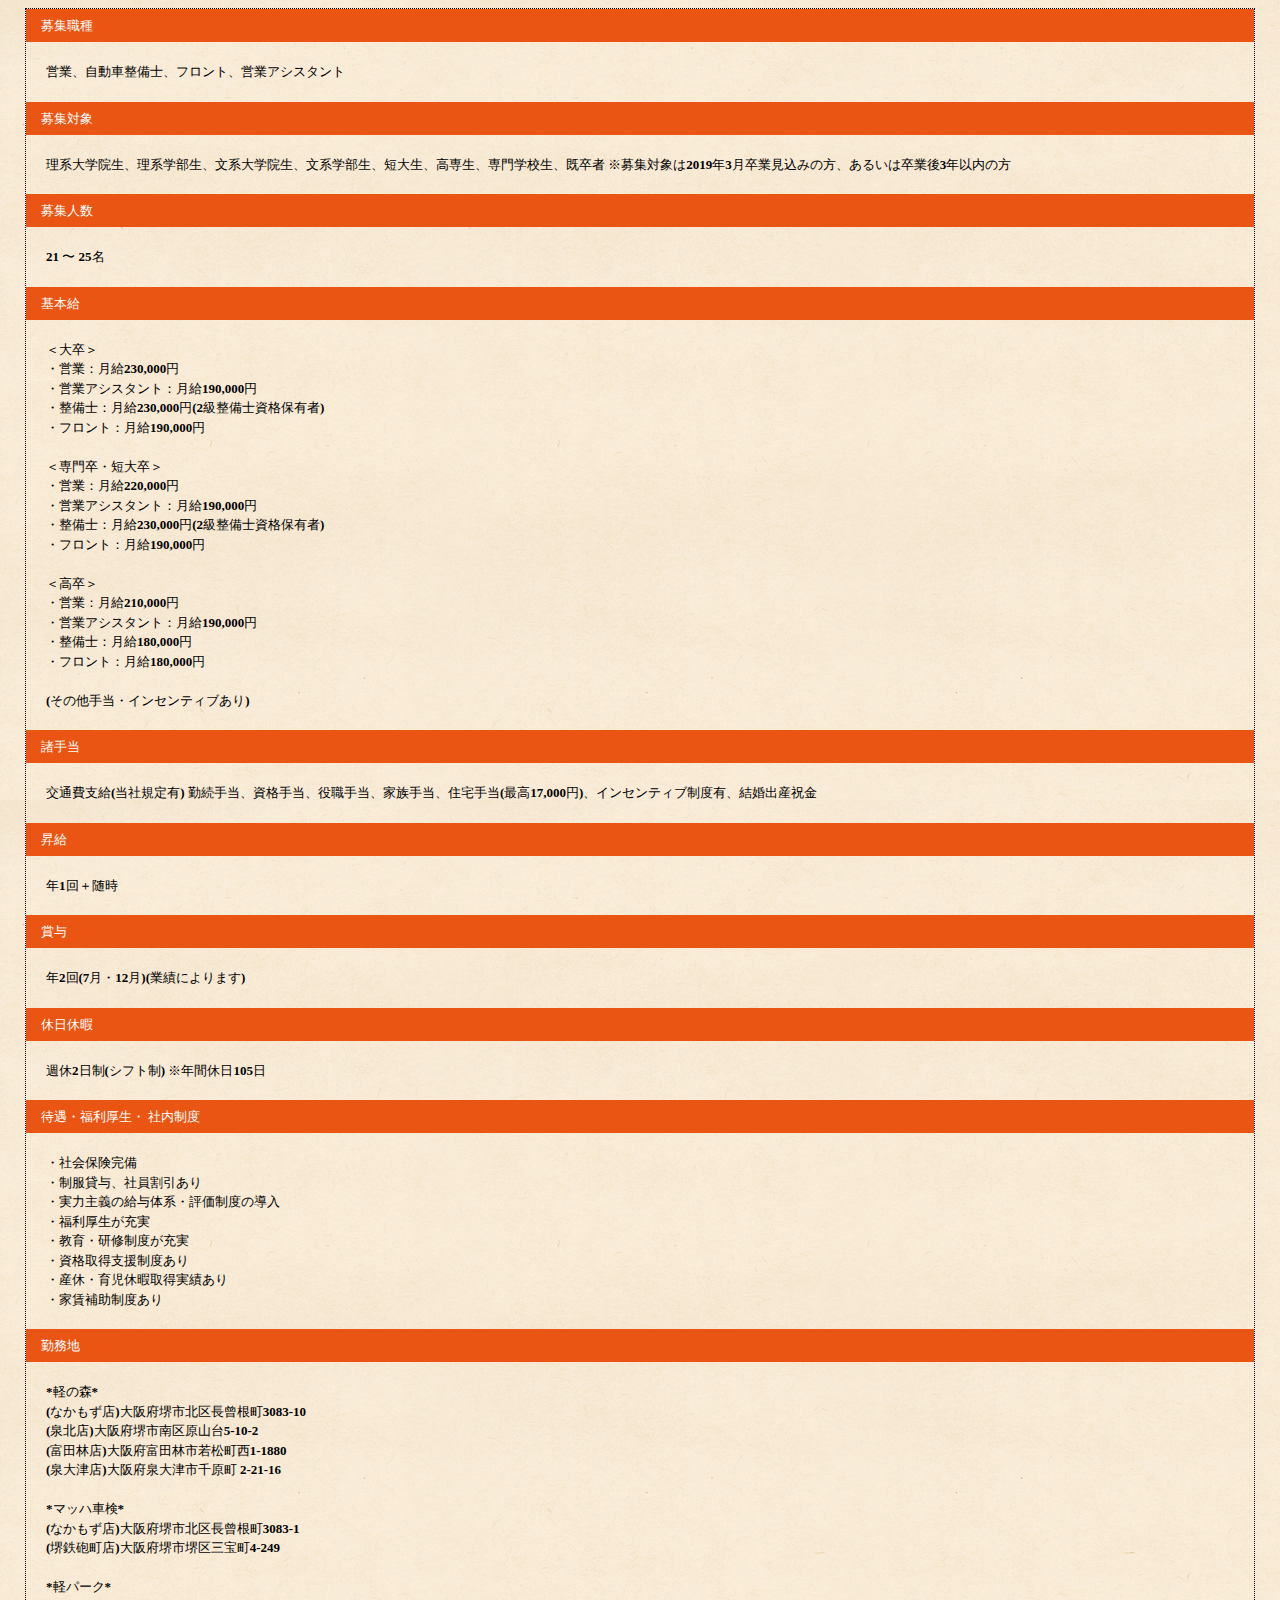
<file: recruit/index.html>
<!DOCTYPE html>
<html lang="ja">
<head>
    <meta charset="UTF-8">
    <meta name="viewport" content="width=device-width, initial-scale=1.0">
    <title>採用情報</title>
    <link rel="stylesheet" href="../assets/css/style.css">
</head>
<body class="recruit">
    <div class="hamburger" id="hamburger">
        <a class="hamburger__button" href="#">
            <span></span>
            <span></span>
            <span></span>
        </a>
        <nav class="hamburger__wrap">
            <div class="hamburger__logo">
                <img src="/assets/img/index/yoshida_logo.png" alt="">
            </div>
            <ul class="hamburger__nav">
                <li>
                    <a href="/">ホーム</a>
                </li>
                <li>
                    <a href="../news/detail.html">新着情報</a>
                </li>
                <li>
                    <a href="../greeting/greeting.html">代表挨拶</a>
                </li>
                <li>
                    <a href="../outline/index.html">企業情報</a>
                </li>
                <li>
                    <a href="../branding/branding.html">事業紹介</a>
                </li>
                <li>
                    <a href="../recruit/index.html">採用情報</a>
                </li>
                <li>
                    <a href="../contact/index.html">問い合わせ</a>
                </li>
            </ul>
            <div class="hamburger__sns">
                <img src="/assets/img/index/insta.svg" alt="インスタグラム">
                <img src="/assets/img/index/fasebook.svg" alt="フェイスブック">
            </div>
            <a href="" class="hamburger__privacy">プライバシーポリシー</a>
        </nav>
    </div>

    <hr class="u__line">
    <h3 class="top_logo">
        <img src="/assets/img/recruit/recrute_02.png" alt="recruit">
    </h3>

    <div class="rec inner">
        <div class="rec__recruit">
            <h2>
                <img src="/assets/img/recruit/recruit_works_03.png" alt="仕事内容">
            </h2>

            <ul>
                <li>
                    <a href="#eigyou">
                        <img src="/assets/img/index/eigyou.png" alt="営業">
                    </a>
                </li>
                <li>
                    <a href="#seibi">
                        <img src="/assets/img/index/car.png" alt="自動車整備士">
                    </a>
                </li>
                <li>
                    <a href="#front">
                        <img src="/assets/img/index/front.png" alt="フロント">
                    </a>
                </li>
                <li>
                    <a href="#customer">
                        <img src="/assets/img/index/kasutama.png" alt="カスタマー">
                    </a>
                </li>
                <li>
                    <a href="#kanri">
                        <img src="/assets/img/index/kanri.png" alt="管理部">
                    </a>
                </li>
                <li>
                    <a href="#hoken">
                        <img src="/assets/img/index/hoken.png" alt="保険部">
                    </a>
                </li>
            </ul>
        </div>
        <div class="rec__box">
            <ul>
                <li>
                    <div class="rec__box_items" id="eigyou">
                        <h4>
                            <img src="/assets/img/recruit/eigyou_06.png" alt="営業">
                        </h4>
                        <div class="rec__box_img">
                            <img src="/assets/img/recruit/photo_07.png" alt="">
                        </div>
                        <dl id="acMenu">
                            <dt>
                              <img src="/assets/img/recruit/aaa_03.png" alt="">
                            </dt>
                            <dd>
                              地域のお客様に頼っていただけることが一番の楽しさであり、やりがいです。<br>ヨシダオートサービスの営業は、「自動車を販売して終わり」ではなく、地域のお客様にとっての自動車のかかりつけ医であることを目標としていて、カーライフに合わせた自動車も提案から車検等の点検、万が一のトラブル時のサポートまで一貫して行っています。<br>日々お客様の為に一生懸命営業している中で「あなたに相談してよかった」と言っていただけた時は、やっぱり嬉しいですね。
                            </dd>
                            <dt>
                                <img src="/assets/img/recruit/bbb_03.png" alt="">
                              </dt>
                            <dd>
                                ヨシダオートサービスのスタッフは、どこまでもプロフェッショナルです。<br>
                                故に、新卒で入社すると、先輩の営業が壁になることもあるかもしれません。<br>
                                ですが、その先輩たちも同じ苦労を乗り越えて今があります。<br>
                                厳しさを乗り越えた先には、明るい未来が待っています！
                            </dd>
                            <dt>
                              <img src="/assets/img/recruit/ccc_03.png" alt="">
                            </dt>
                            <dd>
                                地域1番の元気な挨拶と明るい笑顔！これに尽きます！
                            </dd>
                        </dl>
                    </div>
                </li>
                <li>
                    <div class="rec__box_items" id ="seibi">
                        <h4>
                            <img src="/assets/img/recruit/car_06.png" alt="自動車整備士">
                        </h4>
                        <div class="rec__box_img">
                            <img src="/assets/img/recruit/car_img_06.png" alt="">
                        </div>   
                          <dl id="acMenu">
                              <dt>
                                <img src="/assets/img/recruit/aaa_03.png" alt="">
                              </dt>
                              <dd>
                                整備だけでなく、直接お客様とのコミュニケーションを図れる機会がある点です。<br>
                                一般的な自動車販売店では、フロントに立つのは営業、技術まわりは整備士というのがよくある形ですが、ヨシダオートサービスでは整備士が直接お客様のお話を伺う機会があります。<br>
                                どんな想いでそのお車に乗られているか、どれだけクルマを愛されているかというお話を聞くと、整備する側も気合いが入りますよね。
                              </dd>
                              <dt>
                                <img src="/assets/img/recruit/bbb_03.png" alt="">
                              </dt>
                              <dd>
                                ただ言われたことをやっているだけでは、ヨシダオートサービスの整備士は務まりません。<br>
                                いかに安全かつスピーディーに整備ができるかを自ら考え、コミュニケーションを取る能力が求められます。
                              </dd>
                              <dt>
                                <img src="/assets/img/recruit/ddd_03.png" alt="">
                              </dt>
                              <dd>
                                スピードとスタッフの人間性ですね！<br>
                                キビキビと動くことにかけては、大阪でも指折りだと思います。<br>
                                それから、スタッフみんな気を配れるいい人ばかりで、非常に雰囲気がいいです。<br><br>
                                これは整備士に限らず、ヨシダオートサービス全体の社風がそうだからかもしれません。
                              </dd>
                          </dl>
                    </div>
                </li>
                <li>
                    <div class="rec__box_items" id="front">
                        <h4>
                            <img src="/assets/img/recruit/front_06.png" alt="フロント">
                        </h4>
                        <div class="rec__box_img">
                            <img src="/assets/img/recruit/front_img_06.png" alt="">
                        </div>
                          <dl id="acMenu">
                              <dt>
                                <img src="/assets/img/recruit/aaa_03.png" alt="">
                              </dt>
                              <dd>

                                ありきたりですが、お客様が笑顔になってくれる瞬間にこの仕事の喜びを感じます。<br>
                                カフェやおしゃれな店舗内装など、同業他社にはないような充実した設備なので、自信を持って「また来てください！」と言うことができます。<br>
                                そうしてお客様に顔を覚えていただいて、いつの間にか仲良くなってることが多かったりするんです。<br>
                                自分の仕事が少しでもお客様や会社のためになっているんだなと実感できる瞬間ですね。
                              </dd>
                              <dt>
                                <img src="/assets/img/recruit/bbb_03.png" alt="">
                              </dt>
                              <dd>
                                ありがたいことに、毎日非常にたくさんのお客様にご来店いただけていますが、逆に言うと、それだけこなす仕事も多くなります。<br>
                                時間をうまく使わないと、お客様を待たせてしまうことになるので、常に頭を回さないといけません。
                              </dd>
                              <dt>
                                  <img src="/assets/img/recruit/eee_03.png" alt="">
                              </dt>
                              <dd>
                                「おもてなし」の精神ですね。どんなに忙しくても笑顔を忘れず、お客様にとって居心地の良い環境を提供する心を大事にしています。
                              </dd>
                          </dl>
                    </div>
                </li>
                <li>
                    <div class="rec__box_items" id="customer">
                        <h4>
                            <img src="/assets/img/recruit/custymer_06.png" alt="カスタマー">
                        </h4>
                        <div class="rec__box_img">
                            <img src="/assets/img/recruit/custmer_06.png" alt="">
                        </div>
                          <dl id="acMenu">
                              <dt>
                                <img src="/assets/img/recruit/aaa_03.png" alt="">
                              </dt>
                              <dd>
                                営業全体がチーム一眼となって目標を達成したときに楽しさを感じます。<br>
                                営業事務は営業とコミュニケーションをとり業務を共有し、サポートしていくのが主な仕事です。営業事務がいることで力が増し、チームワークを発揮して目標を達成できたときはとてもやりがいを感じます。
                              </dd>
                              <dt>
                                  <img src="/assets/img/recruit/bbb_03.png" alt="">
                              </dt>
                              <dd>
                                様々な業務が様々なタイミングでふってくることだと思います。<br>
                                きちんと業務の整理をしていないと何から手をつけていいかわからない状況になりかねません。それぞれの業務も優先順位を常に意識していくことが大切です。
                              </dd>
                              <dt>
                                  <img src="/assets/img/recruit/fff_03.png" alt="">
                              </dt>
                              <dd>
                                正直さ、ですね。<br>
                                営業から言われたことだけをやるような仕事の仕方ではなく、正直に自分の感じたことを相手に伝え、より良い仕事となるように心がけています。
                              </dd>
                          </dl>
                    </div>
                </li>
                <li>
                    <div class="rec__box_items" id="kanri">
                        <h4>
                            <img src="/assets/img/recruit/kanri_06.png" alt="管理部">
                        </h4>
                        <div class="rec__box_img">
                            <img src="/assets/img/recruit/kanri_img_09.png" alt="">   
                        </div>
                          <dl id="acMenu">
                              <dt>
                                <img src="/assets/img/recruit/ggg_03.png" alt="">
                              </dt>
                              <dd>
                                元々は自動車の整備業務をしていて、リーダー、工場長などを経験し、統括本部へ入りました。<br>
                                会社のために、社員のために、改善できることは何かを現場にいた経験を生かして提案するようにしています。
                              </dd>
                              <dt>
                                  <img src="/assets/img/recruit/hhh_03.png" alt="">
                              </dt>
                              <dd>
                                入社1年目からでも責任ある仕事を任せてもらえるところです。<br>
                                ただの接客ではなく店舗全体の仕事に関わることで若い社員が早い成長を遂げることができます。<br>
                                先輩社員も若い社員をしっかり支えていくような社内の空気もとてもいいです。
                              </dd>
                              <dt>
                                  <img src="/assets/img/recruit/iii_03.png" alt="">
                              </dt>
                              <dd>
                                積極的に人とコミュニケーションがとれる人、そして素直な人です。<br>
                                お客様から同僚まで様々な人と接する職場ですので、人と接する力は欠かせません。<br>
                                そしてこれは私の持論ですが、上司や同僚の話を素直に受けとめて吸収できる人は成長していけると考えています。<br>
                                人と積極的に関わって、成長していける人がこの会社では活躍できると思います。
                              </dd>
                          </dl>
                    </div>
                </li>
                <li>
                    <div class="rec__box_items" id="hoken">
                        <h4>
                            <img src="/assets/img/recruit/hoken_09.png" alt="保険部">
                        </h4>
                        <div class="rec__box_img">
                            <img src="/assets/img/recruit/hoken_img_09.png" alt="">
                        </div>
                          <dl id="acMenu">
                              <dt>
                                <img src="/assets/img/recruit/aaa_03.png" alt="">
                              </dt>
                              <dd>
                                営業全体がチーム一眼となって目標を達成したときに楽しさを感じます。<br>
                                営業事務は営業とコミュニケーションをとり業務を共有し、サポートしていくのが主な仕事です。営業事務がいることで力が増し、チームワークを発揮して目標を達成できたときはとてもやりがいを感じます。
                              </dd>
                              <dt>
                                  <img src="/assets/img/recruit/bbb_03.png" alt="">
                              </dt>
                              <dd>
                                様々な業務が様々なタイミングでふってくることだと思います。<br>
                                きちんと業務の整理をしていないと何から手をつけていいかわからない状況になりかねません。それぞれの業務も優先順位を常に意識していくことが大切です。
                              </dd>
                              <dt>
                                  <img src="/assets/img/recruit/jjj_03.png" alt="">
                              </dt>
                              <dd>
                                正直さ、ですね。<br>
                                営業から言われたことだけをやるような仕事の仕方ではなく、正直に自分の感じたことを相手に伝え、より良い仕事となるように心がけています。
                              </dd>
                          </dl>
                    </div>
                </li>
            </ul>
        </div>
        <div class="rec__working">
            <img src="/assets/img/recruit/working_img_03.png" alt="働き方">
            <iframe width="320" height="180" src="https://www.youtube.com/embed/gcApftPeRf0" frameborder="0" allow="accelerometer; autoplay; encrypted-media; gyroscope; picture-in-picture" allowfullscreen></iframe>
        </div>

        <div class="rec__careers">
            <img src="/assets/img/recruit/careers_03.png" alt="採用情報">
            <dl>
                <dt>募集職種</dt>
                <dd>営業、自動車整備士、フロント、営業アシスタント</dd>
                <dt>募集対象</dt>
                <dd>理系大学院生、理系学部生、文系大学院生、文系学部生、短大生、高専生、専門学校生、既卒者
                    ※募集対象は2019年3月卒業見込みの方、あるいは卒業後3年以内の方</dd>
                <dt>募集人数</dt>
                <dd> 21 〜 25名</dd>
                <dt>基本給</dt>
                <dd> 
                    ＜大卒＞<br>
                    ・営業：月給230,000円<br>
                    ・営業アシスタント：月給190,000円<br>
                    ・整備士：月給230,000円(2級整備士資格保有者)<br>
                    ・フロント：月給190,000円 <br>
                    <br>
                    ＜専門卒・短大卒＞<br>
                    ・営業：月給220,000円<br>
                    ・営業アシスタント：月給190,000円<br>
                    ・整備士：月給230,000円(2級整備士資格保有者)<br>
                    ・フロント：月給190,000円<br>
                    <br>
                    ＜高卒＞<br>
                    ・営業：月給210,000円<br>
                    ・営業アシスタント：月給190,000円<br>
                    ・整備士：月給180,000円<br>
                    ・フロント：月給180,000円  <br>
                    <br>
                    (その他手当・インセンティブあり)</dd>
                <dt>諸手当</dt>
                <dd>交通費支給(当社規定有)
                    勤続手当、資格手当、役職手当、家族手当、住宅手当(最高17,000円)、インセンティブ制度有、結婚出産祝金</dd>
                <dt>昇給</dt>
                <dd>年1回＋随時</dd>
                <dt>賞与</dt>
                <dd>年2回(7月・12月)(業績によります)</dd>
                <dt>休日休暇</dt>
                <dd>週休2日制(シフト制) ※年間休日105日</dd>
                <dt>待遇・福利厚生・
                    社内制度</dt>
                <dd>・社会保険完備<br>
                    ・制服貸与、社員割引あり<br>
                    ・実力主義の給与体系・評価制度の導入<br>
                    ・福利厚生が充実<br>
                    ・教育・研修制度が充実<br>
                    ・資格取得支援制度あり<br>
                    ・産休・育児休暇取得実績あり<br>
                    ・家賃補助制度あり</dd>
                <dt>勤務地</dt>
                <dd>*軽の森*<br>
                    (なかもず店)大阪府堺市北区長曾根町3083-10<br>
                    (泉北店)大阪府堺市南区原山台5-10-2<br>
                    (富田林店)大阪府富田林市若松町西1-1880<br>
                    (泉大津店)大阪府泉大津市千原町 2-21-16<br>
                    <br>
                      *マッハ車検*<br>
                    (なかもず店)大阪府堺市北区長曾根町3083-1<br>
                    (堺鉄砲町店)大阪府堺市堺区三宝町4-249<br>
                    <br>
                      *軽パーク*<br>
                    (富田林店)大阪府富田林市若松町西1-1878-1<br>
                    <br>
                      *車の森*<br>
                    (もず店)大阪府堺市北区百舌鳥西之町3-541<br>
                    (なかもず店)大阪府堺市北区金岡町1377-6<br>
                    <br>
                      *新車市場*<br>
                    (堺店)大阪府堺市堺区三宝町4-250<br>
                    <br>
                      *ピッカーズ*<br>
                    (富田林店)大阪府富田林市若松町東2-6-31
                </dd>
                <dt>勤務時間</dt>
                <dd>営業　9：00～19：00(実働8時間・休憩時間120分)<br>
                    営業アシスタント・フロント・自動車整備士　9：00～18：00(実働8時間・休憩時間60分)</dd>
                <dt>
                    教育・研修制度
                </dt>
                <dd>・新入社員研修(マナー研修)<br>
                    ・営業ロープレ研修<br>
                    ・保険研修<br>
                    ・OJT<br>
                    ・システム研修<br>
                    ・勉強会
                </dd>
            </dl>
        </div>
        <div class="rec__entry">
            <h4>
                <img src="/assets/img/recruit/entry_03.png" alt="">
            </h4>
            <p>
                下記リンクよりエントリーしてください。<br>
                ※中途採用でご応募の方は、直接店舗までお電話下さい(<a href="">各店舗の電話番号はこちら</a>)
            </p>
                <ul>
                    <li>
                        <a href="">
                            <img src="/assets/img/recruit/mynav_03.png" alt="マイナビ">
                        </a>
                    </li>
                    <li>
                        <a href="">
                            <img src="/assets/img/recruit/rikunav_03.png" alt="リクナビ">
                        </a>
                    </li>
                </ul>
        </div>
    </div>

    <div class="table__back">
        <a href="/">
            <img src="/assets/img/news/news_foot_06.png" alt="back">
        </a>
    </div>
    <div class="gre__en">
        <img src="/assets/img/recruit/recruit_logo_03.png" alt="recruit">
    </div>
    <footer class="footer">
        <div class="footer__img">
            <img src="/assets/img/index/yoshida_logo.png" alt="ヨシダオートサービス">
        </div>
        <ul>
            <li>
                <a href="/">
                    <img src="/assets/img/index/home.svg" alt="ホーム">
                </a>
            </li>
            <li>
                <a href="../news/detail.html">
                    <img src="/assets/img/index/shinchakuwhite.svg" alt="新着情報">
                </a>
            </li>
            <li>
                <a href="../greeting/greeting.html">
                    <img src="/assets/img/index/aisatuwhite.svg" alt="代表挨拶">
                </a>
            </li>
            <li>
                <a href="../outline/index.html">
                    <img src="/assets/img/index/kigyouwhite.svg" alt="企業情報">
                </a>
            </li>
            <li>
                <a href="../branding/branding.html">
                    <img src="/assets/img/index/zigyouwhite.svg" alt="事業情報">
                </a>
            </li>
            <li>
                <a href="../recruit/index.html">
                    <img src="/assets/img/index/saiyouwhite.svg" alt="採用情報">
                </a>
            </li>
            <li>
                <a href="../contact/index.html">
                    <img src="/assets/img/index/contactwhite.svg" alt="問い合わせ">
                </a>
            </li>
        </ul>

        <div class="footer__sns">
            <img src="/assets/img/index/insta.svg" alt="インスタグラム">
            <img src="/assets/img/index/fasebook.svg" alt="フェイスブック">
        </div>
        <a href="">プライバシーポリシー</a>
        <span>&copy;YOSHIDA AUTO SERVICE ALL Rights Reserved</span>

        <div class="footer__box">
            <a href="#slide" class="footer__arrow"></a>
        </div>
    </footer>
    <script src="https://code.jquery.com/jquery-3.3.1.js"></script>
    <script>
        $(function(){
        $("#acMenu dt").on("click", function() {
        $(this).next().slideToggle();
        });
        });
    </script>

</body>
</html>
</file>
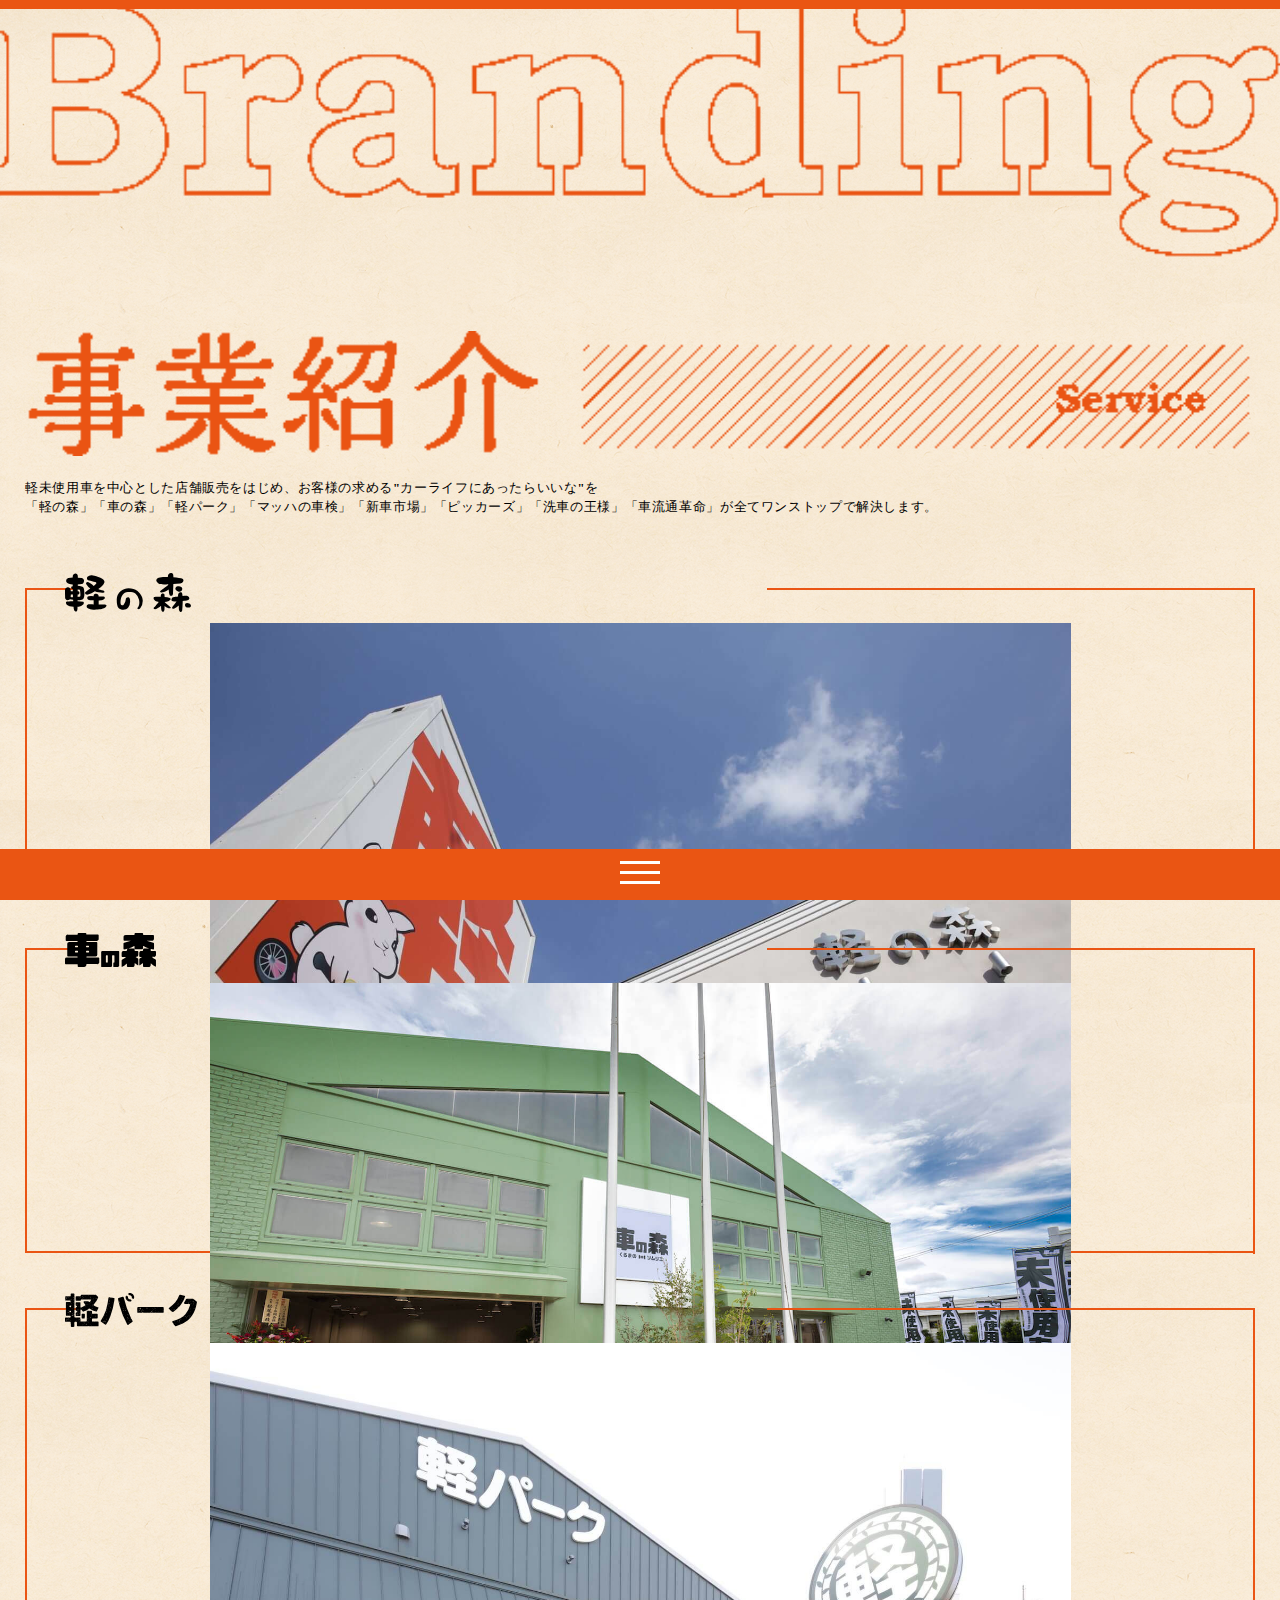
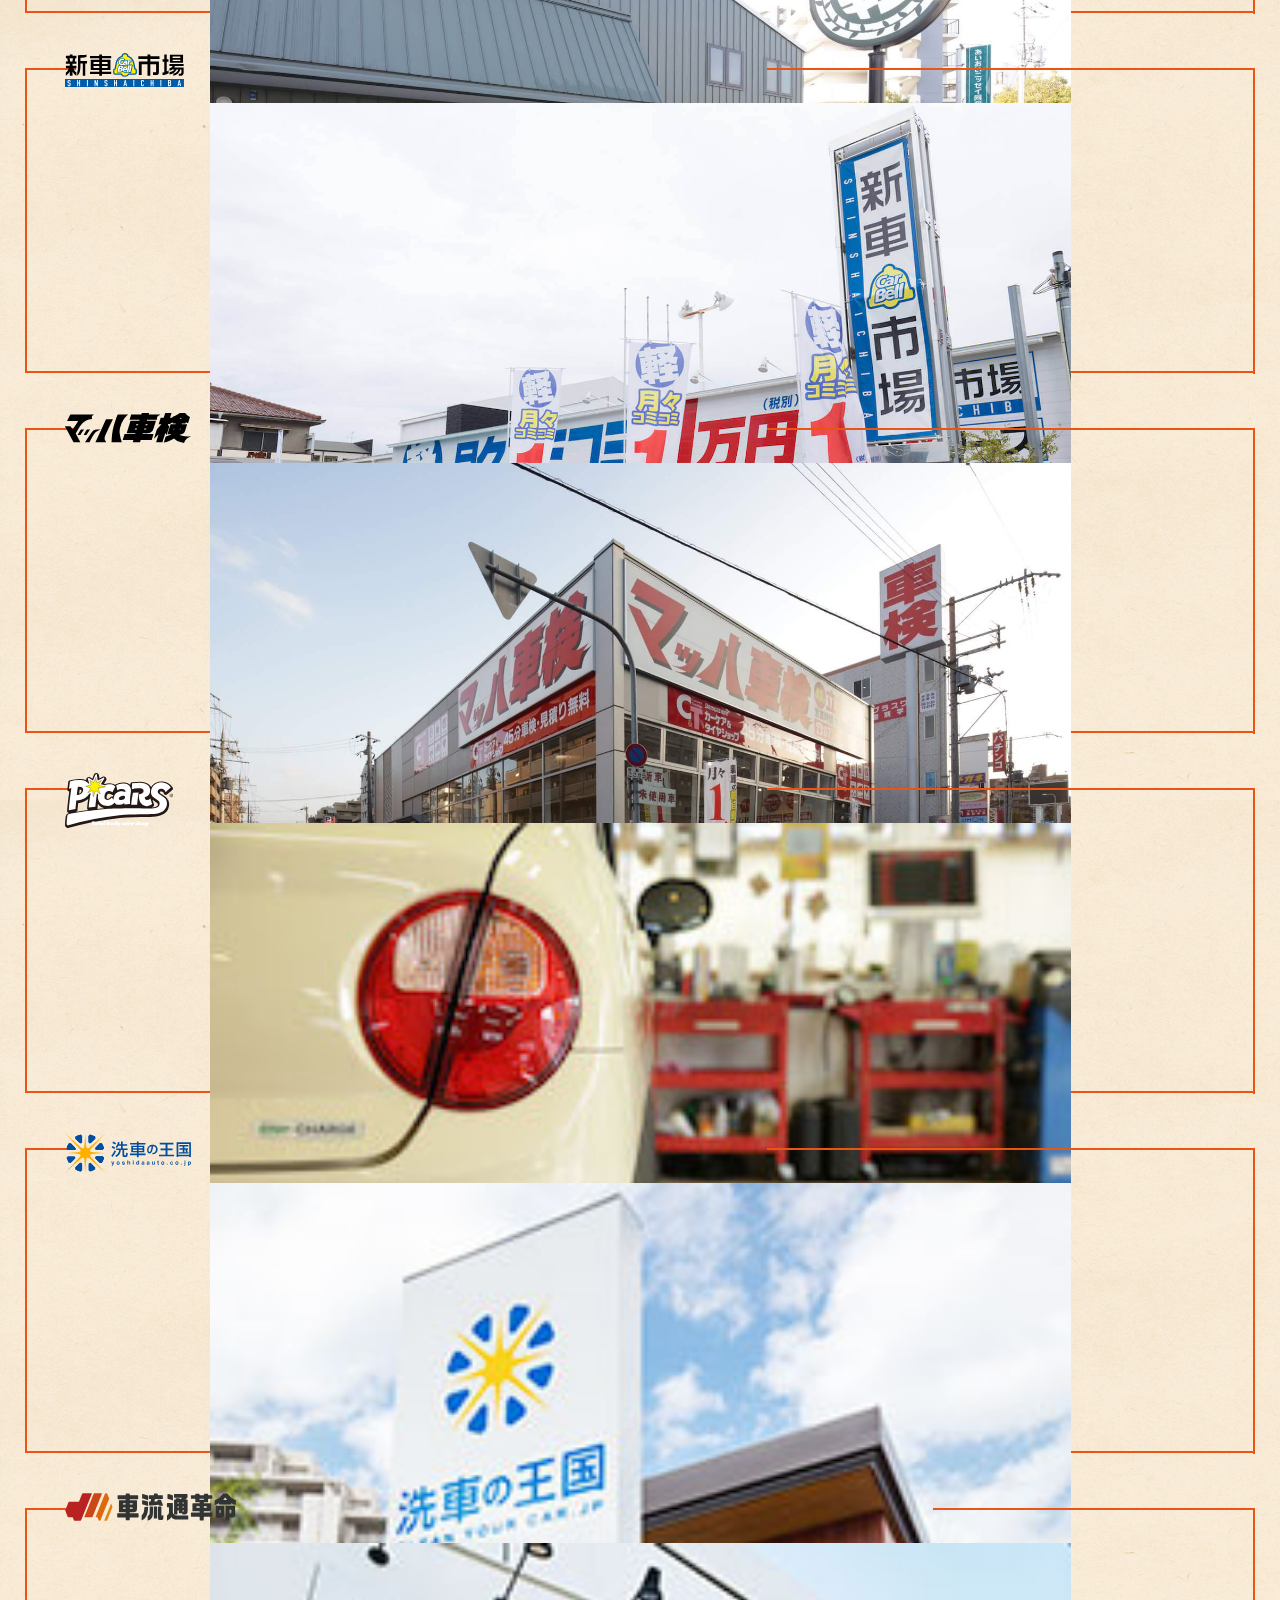
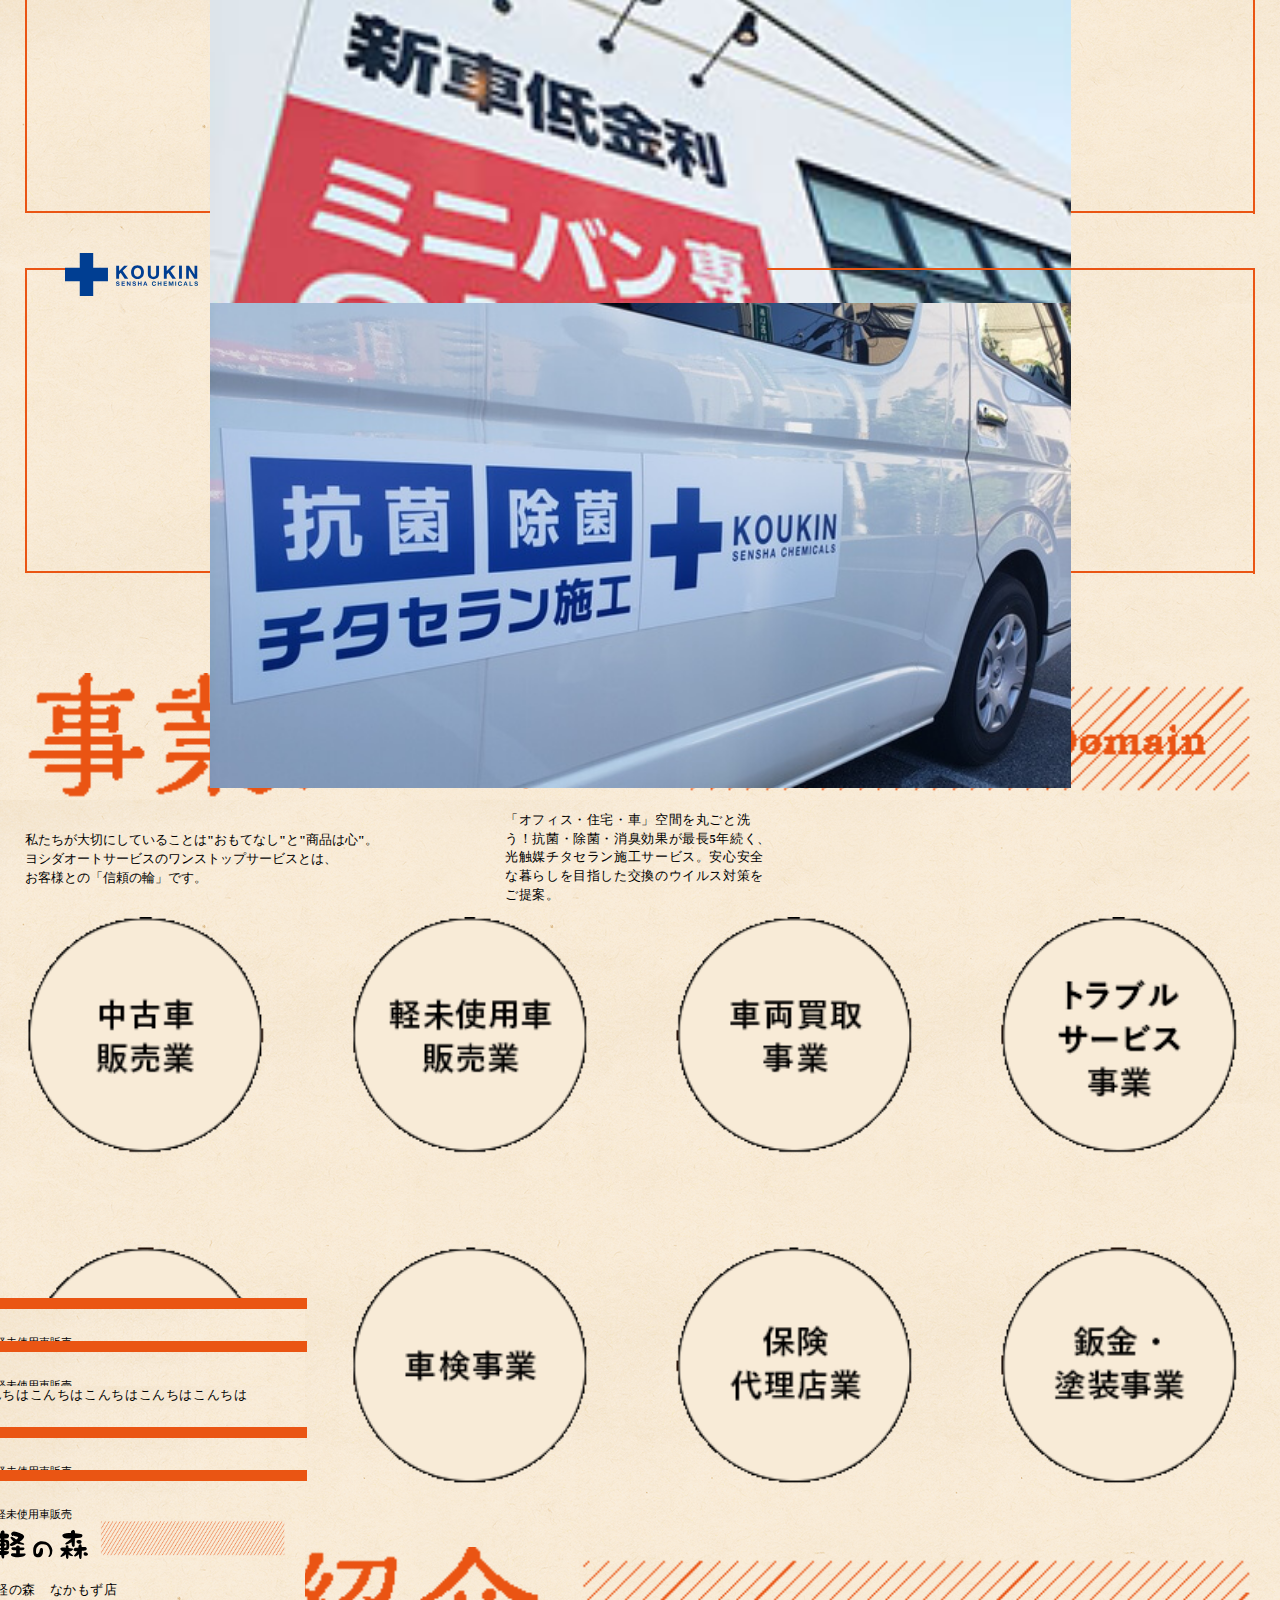
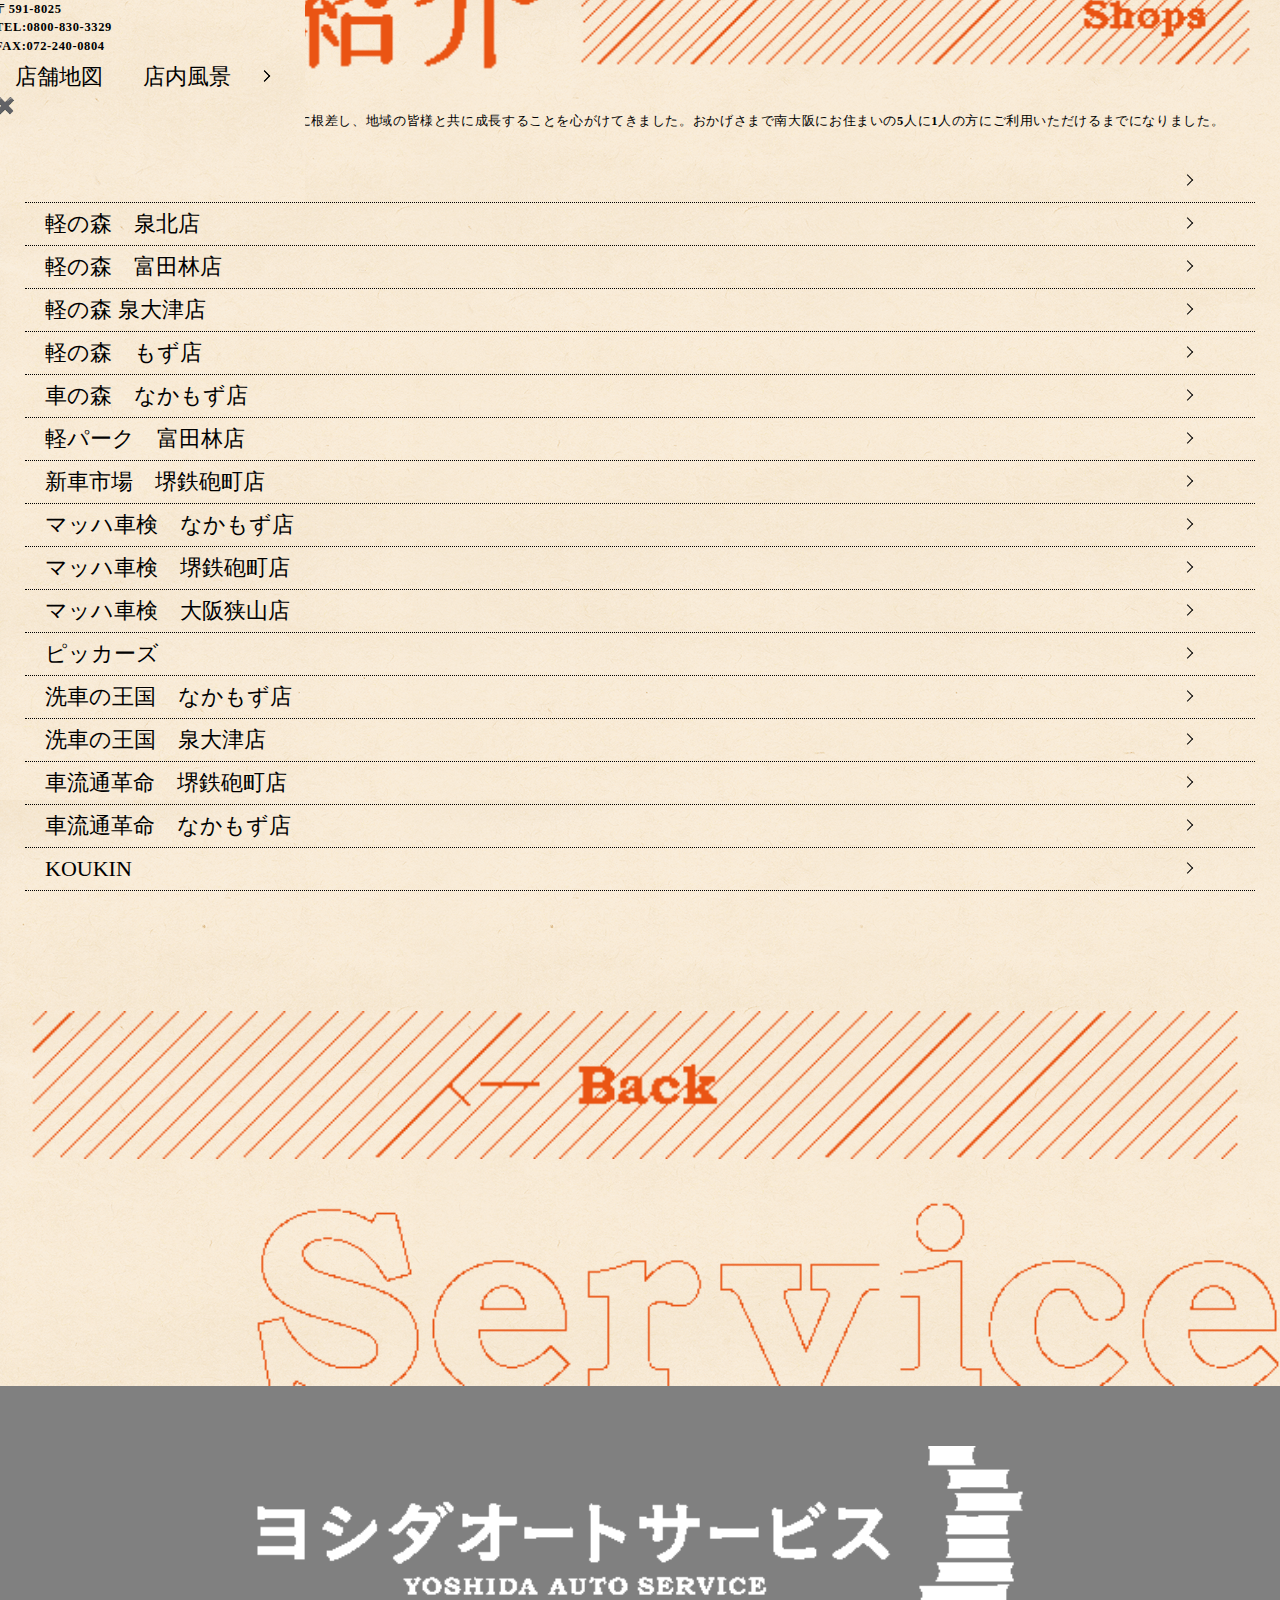
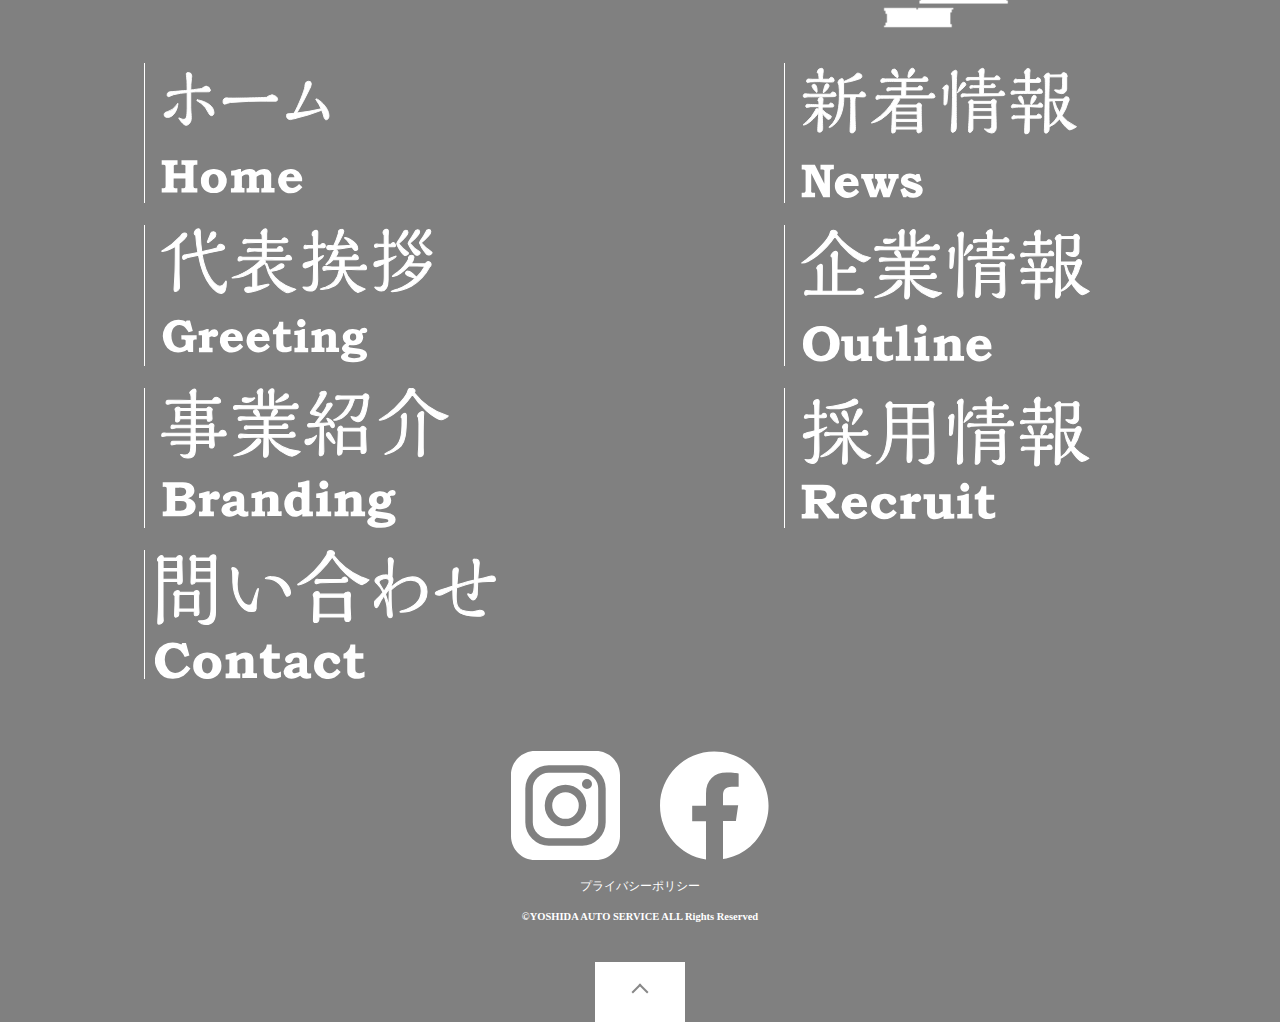
<file: branding/branding.html>
<!DOCTYPE html>
<html lang="ja">
<head>
    <meta charset="UTF-8">
    <meta name="viewport" content="width=device-width, initial-scale=1.0">
    <title>事業紹介</title>
    <link rel="stylesheet" href="../assets/css/style.css">
</head>
<body class="branding">
    <div class="hamburger" id="hamburger">
        <a class="hamburger__button" href="#">
            <span></span>
            <span></span>
            <span></span>
        </a>
        <nav class="hamburger__wrap">
            <div class="hamburger__logo">
                <img src="/assets/img/index/yoshida_logo.png" alt="">
            </div>
            <ul class="hamburger__nav">
                <li>
                    <a href="/">ホーム</a>
                </li>
                <li>
                    <a href="../news/detail.html">新着情報</a>
                </li>
                <li>
                    <a href="../greeting/greeting.html">代表挨拶</a>
                </li>
                <li>
                    <a href="../outline/index.html">企業情報</a>
                </li>
                <li>
                    <a href="../branding/branding.html">事業紹介</a>
                </li>
                <li>
                    <a href="../recruit/index.html">採用情報</a>
                </li>
                <li>
                    <a href="../contact/index.html">問い合わせ</a>
                </li>
            </ul>
            <div class="hamburger__sns">
                <img src="/assets/img/index/insta.svg" alt="インスタグラム">
                <img src="/assets/img/index/fasebook.svg" alt="フェイスブック">
            </div>
            <a href="" class="hamburger__privacy">プライバシーポリシー</a>
        </nav>
    </div>

    <hr class="u__line">
    <h3>
        <img src="/assets/img/branding/branding_logo_02.png" alt="branding">
    </h3>
    <div class="inner">
        <div class="bra">
            <div  class="bra__service">
                <img src="/assets/img/branding/servis_03.png" alt="事業紹介">
                <p>軽未使用車を中心とした店舗販売をはじめ、お客様の求める"カーライフにあったらいいな"を<br>「軽の森」「車の森」「軽パーク」「マッハの車検」「新車市場」「ピッカーズ」「洗車の王様」「車流通革命」が全てワンストップで解決します。</p>
            </div>
            　<ul class="bra__ul">
                <li>
                    <div class="brandind_box">
                        <a href="">
                            <h4>
                                <img src="/assets/img/branding/logo_keinomori01.svg" alt="軽の森">
                            </h4>
                            <div class="bra__imgtenpo">
                                <img src="/assets/img/branding/pic_map_keinomorinakamozu01.jpg" alt="">
                            </div>
                            <p>堺を中心に3店舗を展開する、軽未使用車専門店。全メーカー・全車種・全カラーの軽未使用車を取り扱い、お客様のほしいクルマが必ず見つかります。</p>
                        </a>
                    </div>
                </li>
                <li>
                    <div class="brandind_box">
                        <a href="">
                            <h4>
                                <img src="/assets/img/branding/logo_kurumanomori01.svg" alt="車の森">
                            </h4>
                            <div class="bra__imgtenpo">
                                <img src="/assets/img/branding/pic_map_kurumanomorimozu01.jpg" alt="">
                            </div>
                            <p>普通未使用車専門店。軽の森同様、全メーカー・全車種・全カラーの普通未使用車を取り扱っております。</p>
                        </a>
                    </div>
                </li>
                <li>
                    <div class="brandind_box">
                        <a href="">
                            <h4>
                                <img src="/assets/img/branding/logo_keipark01.svg" alt="軽パーク">
                            </h4>
                            <div class="bra__imgtenpo">
                                <img src="/assets/img/branding/pic_map_keipark01.jpg" alt="">
                            </div>
                            <p>買って安心、乗って安心の軽中古車専門店。良質な中古車の販売だけでなく、鈑金塗装や修理等のアフターサービスまでが充実しています。</p>
                        </a>
                    </div>
                </li>
                <li>
                    <div class="brandind_box">
                        <a href="">
                            <h4>
                                <img src="/assets/img/branding/logo_shinshaichiba01.svg" alt="新車市場">
                            </h4>
                            <div class="bra__imgtenpo">
                                <img src="/assets/img/branding/pic_map_shinshaichibasakai01.jpg" alt="">
                            </div>
                            <p>新車の軽自動車に月々1万円〜乗れる、おトクな乗り方をご提案。スマートにおクルマを選びたい方は新車市場へ。</p>
                        </a>
                    </div>
                </li>
                <li>
                    <div class="brandind_box">
                        <a href="">
                            <h4>
                                <img src="/assets/img/branding/logo_mach01.svg" alt="マッハ車検">
                            </h4>
                            <div class="bra__imgtenpo">
                                <img src="/assets/img/branding/pic_map_machnakamozu01.jpg" alt="">
                            </div>
                            <p>早い、安い、安心のトータルカーライフサポート。特許取得の「マッハタッチ」と、100項目による安心の点検で、スピーディーで精度の高い車検・修理を提供します。</p>
                        </a>
                    </div>
                </li>
                <li>
                    <div class="brandind_box">
                        <a href="">
                            <h4 class="picars">
                                <img src="/assets/img/branding/logo_pickers01.svg" alt="ピッカーズ">
                            </h4>
                            <div class="bra__imgtenpo">
                                <img src="/assets/img/branding/pic_service_pickers01.jpg" alt="">
                            </div>
                            <p>「安く、早く、キレイ」が売りの鈑金修理専門店。コストパフォーマンス抜群の板金修理ならピッカーズ。</p>
                        </a>
                    </div>
                </li>
                <li>
                    <div class="brandind_box">
                        <a href="">
                            <h4 class="sensya">
                                <img src="/assets/img/branding/logo_sensha01.svg" alt="洗車の王国">
                            </h4>
                            <div class="bra__imgtenpo">
                                <img src="/assets/img/branding/pic_service_sensha01.jpg" alt="">
                            </div>
                            <p>世界33ヵ国で展開する洗車の王国、日本初の代理店です。手洗い洗車・ボディーコーティング等あらゆる方法で車の汚れのお悩みを解決するカーケア専門店。</p>
                        </a>
                    </div>
                </li>
                <li class="kuruma">
                    <div class="brandind_box">
                        <a href="">
                            <h4 class="kurumaryuutuu">
                                <img src="/assets/img/branding/logo_ryutsu.svg" alt="車流通革命">
                            </h4>
                            <div class="bra__imgtenpo">
                                <img src="/assets/img/branding/pic_service_teikinri01.jpg" alt="">
                            </div>
                            <p>オールメーカーの軽自動車、コンパクトカー、ミニバン、SUVが業界最低金利1.9%で購入できる専門店。ローン最長120回で毎月の支払額も少なく新車が購入できます。</p>
                        </a>
                    </div>
                </li>
                <li>
                    <div class="brandind_box">
                        <a href="">
                            <h4>
                                <img src="/assets/img/branding/logo_koukin01.svg" alt="KOUKIN">
                            </h4>
                            <div class="bra__imgtenpo">
                                <img src="/assets/img/branding/pic_service_koukin01.jpg" alt="">
                            </div>
                            <p>「オフィス・住宅・車」空間を丸ごと洗う！抗菌・除菌・消臭効果が最長5年続く、光触媒チタセラン施工サービス。安心安全な暮らしを目指した交換のウイルス対策をご提案。</p>
                        </a>
                    </div>
                </li>
            </ul>

            <div class="bra__domain">
                <h3>
                    <img src="/assets/img/branding/domain_03.png" alt="事業ドメイン">
                </h3>
                <p>私たちが大切にしていることは"おもてなし"と"商品は心"。<br>ヨシダオートサービスのワンストップサービスとは、<br>お客様との「信頼の輪」です。</p>
                <div class="bra__domain_img">
                    <img src="/assets/img/branding/domain_img.png" alt="">
                </div>
            </div>

            <div class="bra__shops">
                <h3>
                    <img src="/assets/img/branding/shops_06.png" alt="">
                </h3>
                <p>南大阪の「5人に1人」のかかりつけ医。<br>ヨシダオートサービスでは創業以来、南大阪に根差し、地域の皆様と共に成長することを心がけてきました。おかげさまで南大阪にお住まいの5人に1人の方にご利用いただけるまでになりました。</p>
                <ul class="bra__shops_ul">
                    <li>
                        <div id="open">
                            軽の森　なかもず店
                        </div>
                        <div id="mask" class="hidden"></div>
                        <section id="modal" class="hidden">
                            <hr class="u__line">
                            <div class="modal__inner">
                                <h3>
                                    <span>軽未使用車販売</span>
                                    <div class="modal__flex">
                                        <h4 class="modal__flex_1">
                                            <img src="/assets/img/branding/logo_keinomori01.svg" alt="">
                                        </h4>
                                        <h4 class="modal__flex_2">
                                            <img src="/assets/img/branding/letter@2x.png" alt="">
                                        </h4>
                                    </div>
                                </h3>                                        
                                <p class="shop__title">
                                    軽の森　なかもず店
                                </p>
                                <p>〒591-8025</p>
                                <p>TEL:0800-830-3329</p>
                                <p>FAX:072-240-0804</p>
                                <div class="btn__flex">
                                    <a href="/greeting/greeting.html" class="modalbtn">
                                        <span>
                                            店舗地図
                                        </span>
                                    </a>
                                    <a href="/greeting/greeting.html" class="modalbtn">
                                        <span>
                                            店内風景
                                        </span>
                                    </a>
                                </div>
                                <div id="close">
                                    ✖️
                                </div>
                            </div>
                        </section>
                    </li>
                    <li>
                        <div id="open">
                            軽の森　泉北店
                        </div>
                        <div id="mask" class="hidden"></div>
                        <section id="modal" class="hidden">
                            <hr class="u__line">
                            <div class="modal__inner">
                                <h3>
                                    <span>軽未使用車販売</span>
                                    <div class="modal__flex">
                                        <h4 class="modal__flex_1">
                                            <img src="/assets/img/branding/logo_keinomori01.svg" alt="">
                                        </h4>
                                        <h4 class="modal__flex_2">
                                            <img src="/assets/img/branding/letter@2x.png" alt="">
                                        </h4>
                                    </div>
                                </h3>                                        
                                <p class="shop__title">
                                    軽の森　なかもず店
                                </p>
                                <p>〒591-8025</p>
                                <p>TEL:0800-830-3329</p>
                                <p>FAX:072-240-0804</p>
                                <div class="btn__flex">
                                    <a href="/greeting/greeting.html" class="modalbtn">
                                        <span>
                                            店舗地図
                                        </span>
                                    </a>
                                    <a href="/greeting/greeting.html" class="modalbtn">
                                        <span>
                                            店内風景
                                        </span>
                                    </a>
                                </div>
                                <div id="close">
                                    ✖️
                                </div>
                            </div>
                        </section>
                    </li>
                    <li>
                        <div id="open">
                            軽の森　富田林店
                        </div>
                        <div id="mask" class="hidden"></div>
                        <section id="modal" class="hidden">
                            <p>こんちはこんちはこんちはこんちはこんちは</p>
                            <div id="close">
                                ✖️
                            </div>
                        </section>
                    </li>
                    <li>
                        <div id="open">
                            軽の森 泉大津店
                        </div>
                        <div id="mask" class="hidden"></div>
                        <section id="modal" class="hidden">
                            <hr class="u__line">
                            <div class="modal__inner">
                                <h3>
                                    <span>軽未使用車販売</span>
                                    <div class="modal__flex">
                                        <h4 class="modal__flex_1">
                                            <img src="/assets/img/branding/logo_keinomori01.svg" alt="">
                                        </h4>
                                        <h4 class="modal__flex_2">
                                            <img src="/assets/img/branding/letter@2x.png" alt="">
                                        </h4>
                                    </div>
                                </h3>                                        
                                <p class="shop__title">
                                    軽の森　なかもず店
                                </p>
                                <p>〒591-8025</p>
                                <p>TEL:0800-830-3329</p>
                                <p>FAX:072-240-0804</p>
                                <div class="btn__flex">
                                    <a href="/greeting/greeting.html" class="modalbtn">
                                        <span>
                                            店舗地図
                                        </span>
                                    </a>
                                    <a href="/greeting/greeting.html" class="modalbtn">
                                        <span>
                                            店内風景
                                        </span>
                                    </a>
                                </div>
                                <div id="close">
                                    ✖️
                                </div>
                            </div>
                        </section>
                    </li>
                    <li>
                        <div id="open">
                            軽の森　もず店
                        </div>
                        <div id="mask" class="hidden"></div>
                        <section id="modal" class="hidden">
                            <hr class="u__line">
                            <div class="modal__inner">
                                <h3>
                                    <span>軽未使用車販売</span>
                                    <div class="modal__flex">
                                        <h4 class="modal__flex_1">
                                            <img src="/assets/img/branding/logo_keinomori01.svg" alt="">
                                        </h4>
                                        <h4 class="modal__flex_2">
                                            <img src="/assets/img/branding/letter@2x.png" alt="">
                                        </h4>
                                    </div>
                                </h3>                                        
                                <p class="shop__title">
                                    軽の森　なかもず店
                                </p>
                                <p>〒591-8025</p>
                                <p>TEL:0800-830-3329</p>
                                <p>FAX:072-240-0804</p>
                                <div class="btn__flex">
                                    <a href="/greeting/greeting.html" class="modalbtn">
                                        <span>
                                            店舗地図
                                        </span>
                                    </a>
                                    <a href="/greeting/greeting.html" class="modalbtn">
                                        <span>
                                            店内風景
                                        </span>
                                    </a>
                                </div>
                                <div id="close">
                                    ✖️
                                </div>
                            </div>
                        </section>
                    </li>
                    <li>
                        <a href="">車の森　なかもず店</a>
                    </li>
                    <li>
                        <a href="">軽パーク　富田林店</a>
                    </li>
                    <li>
                        <a href="">新車市場　堺鉄砲町店</a>
                    </li>
                    <li>
                        <a href="">マッハ車検　なかもず店</a>
                    </li>
                    <li>
                        <a href="">マッハ車検　堺鉄砲町店</a>
                    </li>
                    <li>
                        <a href="">マッハ車検　大阪狭山店</a>
                    </li>
                    <li>
                        <a href="">ピッカーズ</a>
                    </li>
                    <li>
                        <a href="">洗車の王国　なかもず店</a>
                    </li>
                    <li>
                        <a href="">洗車の王国　泉大津店</a>
                    </li>
                    <li>
                        <a href="">車流通革命　堺鉄砲町店</a>
                    </li>
                    <li>
                        <a href="">車流通革命　なかもず店</a>
                    </li>
                    <li>
                        <a href="">KOUKIN</a>
                    </li>
                </ul>
            </div>
            <div class="table__back">
                <a href="/">
                    <img src="/assets/img/news/news_foot_06.png" alt="back">
                </a>
            </div>
        </div>
    </div>
    <div class="table__en">
        <img src="/assets/img/branding/service_11.png" alt="service">
    </div>

    <footer class="footer">
        <div class="footer__img">
            <img src="/assets/img/index/yoshida_logo.png" alt="ヨシダオートサービス">
        </div>
        <ul>
            <li>
                <a href="/">
                    <img src="/assets/img/index/home.svg" alt="ホーム">
                </a>
            </li>
            <li>
                <a href="../news/detail.html">
                    <img src="/assets/img/index/shinchakuwhite.svg" alt="新着情報">
                </a>
            </li>
            <li>
                <a href="../greeting/greeting.html">
                    <img src="/assets/img/index/aisatuwhite.svg" alt="代表挨拶">
                </a>
            </li>
            <li>
                <a href="../outline/index.html">
                    <img src="/assets/img/index/kigyouwhite.svg" alt="企業情報">
                </a>
            </li>
            <li>
                <a href="../branding/branding.html">
                    <img src="/assets/img/index/zigyouwhite.svg" alt="事業情報">
                </a>
            </li>
            <li>
                <a href="/recruit/index.html">
                    <img src="/assets/img/index/saiyouwhite.svg" alt="採用情報">
                </a>
            </li>
            <li>
                <a href="../contact/index.html">
                    <img src="/assets/img/index/contactwhite.svg" alt="問い合わせ">
                </a>
            </li>
        </ul>

        <div class="footer__sns">
            <img src="/assets/img/index/insta.svg" alt="インスタグラム">
            <img src="/assets/img/index/fasebook.svg" alt="フェイスブック">
        </div>
        <a href="">プライバシーポリシー</a>
        <span>&copy;YOSHIDA AUTO SERVICE ALL Rights Reserved</span>

        <div class="footer__box">
            <a href="#slide" class="footer__arrow"></a>
        </div>
    </footer>

    <script src="https://ajax.googleapis.com/ajax/libs/jquery/3.1.0/jquery.min.js"></script>
    <script src="/assets/js/common.js"></script>
    
</body>
</html>
</file>
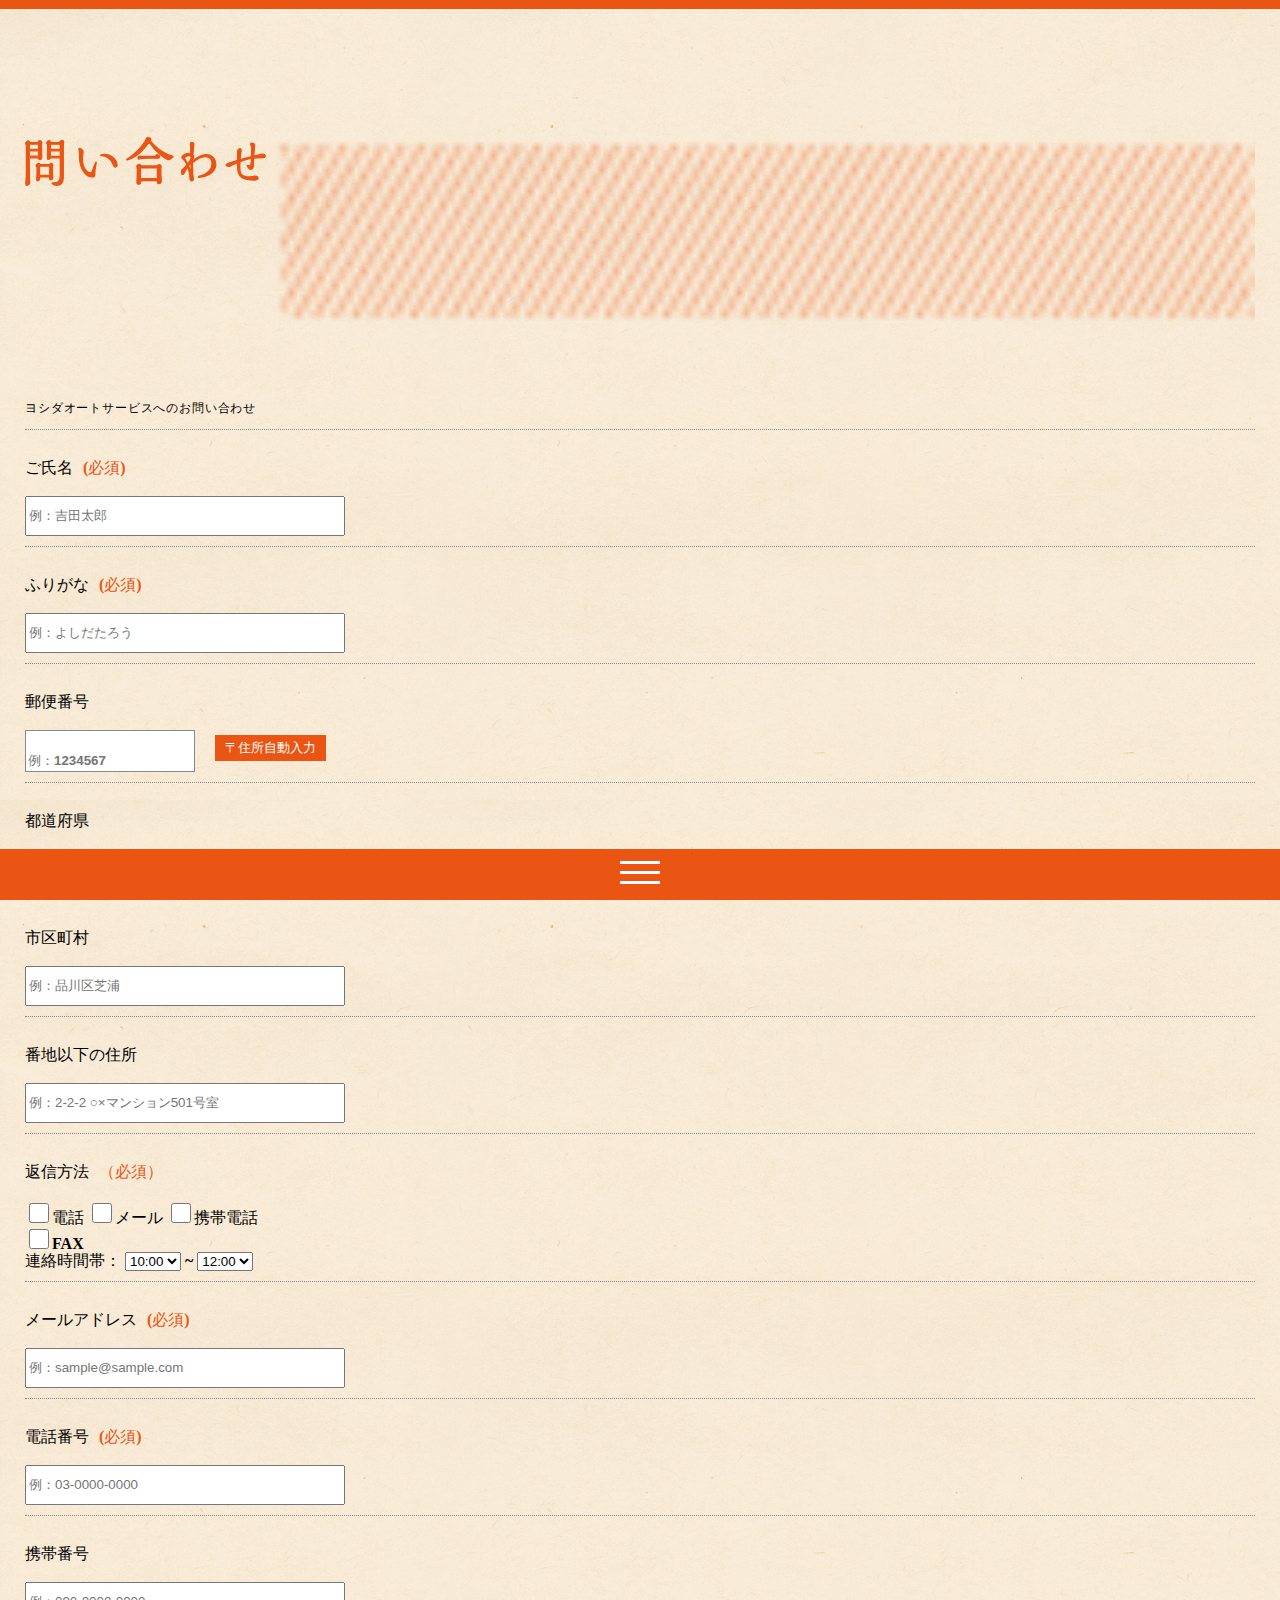
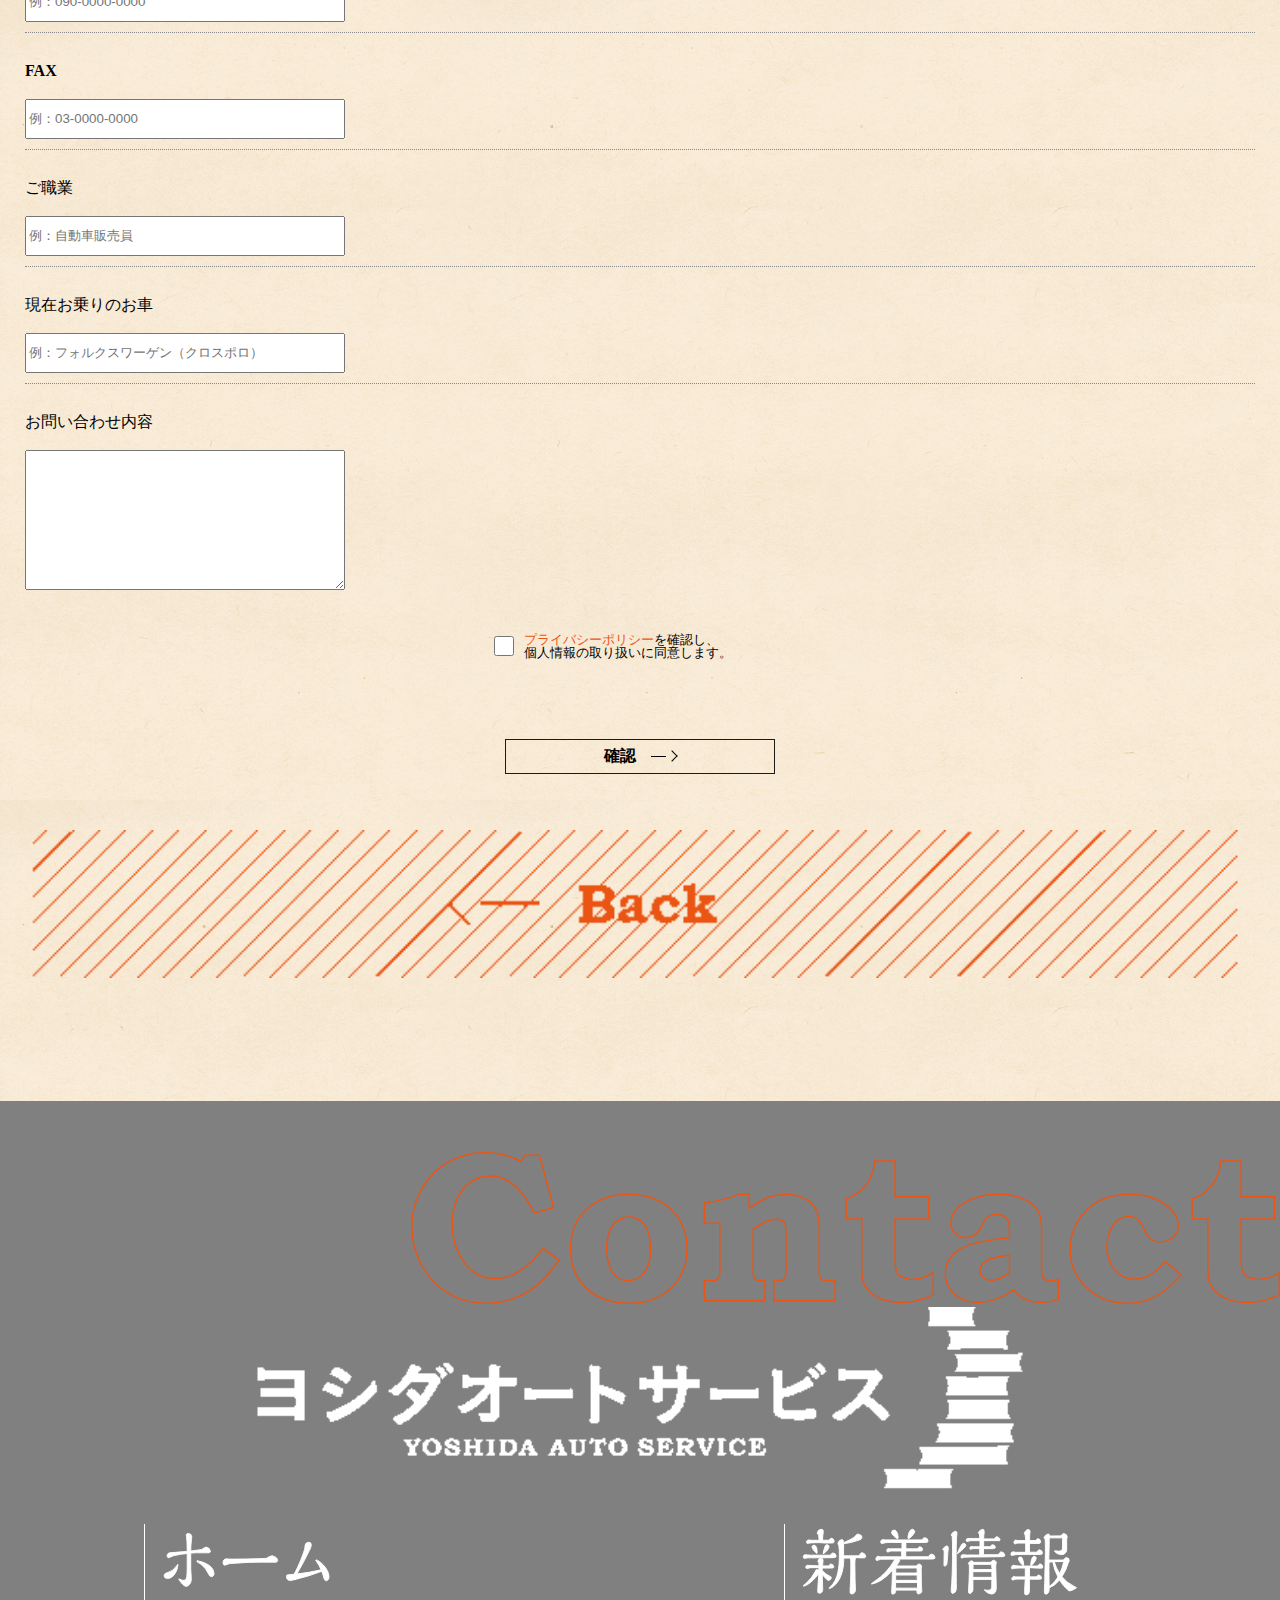
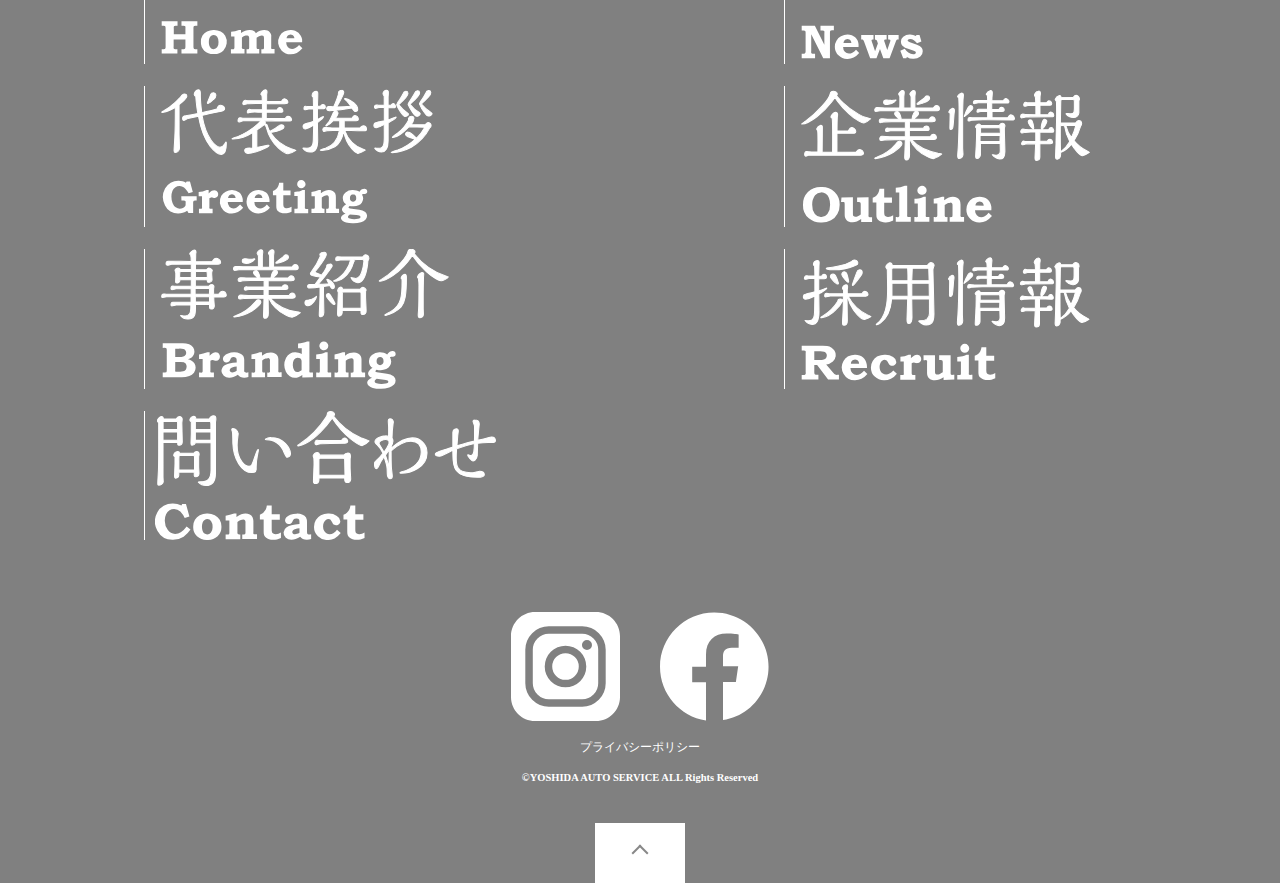
<file: contact/form.html>
<!DOCTYPE html>
<html lang="ja">
<head>
    <meta charset="UTF-8">
    <meta name="viewport" content="width=device-width, initial-scale=1.0">
    <title>問い合わせ</title>
    <link rel="stylesheet" href="/assets/css/style.css">
</head>
<body class="form">
    <div class="hamburger" id="hamburger">
        <a class="hamburger__button" href="#">
            <span></span>
            <span></span>
            <span></span>
        </a>
        <nav class="hamburger__wrap">
            <div class="hamburger__logo">
                <img src="/assets/img/index/yoshida_logo.png" alt="">
            </div>
            <ul class="hamburger__nav">
                <li>
                    <a href="/">ホーム</a>
                </li>
                <li>
                    <a href="../news/detail.html">新着情報</a>
                </li>
                <li>
                    <a href="../greeting/greeting.html">代表挨拶</a>
                </li>
                <li>
                    <a href="../outline/index.html">企業情報</a>
                </li>
                <li>
                    <a href="../branding/branding.html">事業紹介</a>
                </li>
                <li>
                    <a href="../recruit/index.html">採用情報</a>
                </li>
                <li>
                    <a href="../contact/index.html">問い合わせ</a>
                </li>
            </ul>
            <div class="hamburger__sns">
                <img src="/assets/img/index/insta.svg" alt="インスタグラム">
                <img src="/assets/img/index/fasebook.svg" alt="フェイスブック">
            </div>
            <a href="" class="hamburger__privacy">プライバシーポリシー</a>
        </nav>
    </div>
    <hr class="u__line">
    <div class="fom">
        <div class="inner">
            <div class="fom__flex">
                <h2>
                    <img src="/assets/img/contact/otoiawase.svg"alt="問い合わせ">
                </h2>
                <img src="/assets/img/contact/letter.png" alt="">
            </div>

            <div class="fom__form">
                <p class="fom__form_p">ヨシダオートサービスへのお問い合わせ</p>
                <form action="" method="POST">
                    <div class="fom__post">
                        <div class="fom__post_title">
                            <label for="rendou">ご氏名<span>(必須)</span></label>
                        </div>
                        <div class="fom__post_input">
                            <input id="rendou" type="text"name="yourname"placeholder="例：吉田太郎">
                        </div>
                    </div>
                    <div class="fom__post">
                        <div class="fom__post_title">
                            <label for="rendou">ふりがな<span>(必須)</span></label>
                        </div>
                        <div class="fom__post_input">
                            <input id="rendou" type="text" name="yourname"placeholder="例：よしだたろう">
                        </div>
                    </div>
                    <div class="fom__post">
                        <div class="fom__post_title">
                            <label for="num">郵便番号</label>
                        </div>
                        <div class="fom__post_input yubin">
                            <input class="fom__post" id="rendou" type="number" name="yourname"placeholder="例：1234567"><button class="fom__post_button">〒住所自動入力</button>   
                        </div>
                    </div>
                    <div class="fom__post">
                        <div class="fom__post_title">
                            <label for="rendou">都道府県</label>
                        </div>
                        <div class="fom__post_input">
                            <input id="rendou" type="text" name="yourname"placeholder="例：東京都">
                        </div>
                    </div>
                    <div class="fom__post">
                        <div class="fom__post_title">
                            <label for="rendou">市区町村</label>
                        </div>
                        <div class="fom__post_input">
                            <input id="rendou" type="text" name="yourname"placeholder="例：品川区芝浦">
                        </div>
                    </div>
                    <div class="fom__post">
                        <div class="fom__post_title">
                            <label for="rendou">番地以下の住所</label>
                        </div>
                        <div class="fom__post_input">
                            <input id="rendou" type="text" name="yourname"placeholder="例：2-2-2 ○×マンション501号室">    
                        </div>
                    </div>
                    <div class="fom__post">
                        <div class="fom__post_title">
                            <p>返信方法<span>（必須）</span></p>
                        </div>
                        <div class="fom__post_input hensin">
                            <input id="tel" type="checkbox" name="sport" value="電話"><label for="tel">電話</label>
                            <input id="mail" type="checkbox" name="sport" value="メール"><label for="baseball">メール</label>
                            <input id="tel2" type="checkbox" name="sport" value="携帯番号"><label for="basketball">携帯電話</label><br>
                            <input id="fax" type="checkbox" name="sport" value="FAX"><label for="basketball">FAX</label>    
                        </div>
                        <label>連絡時間帯：
                            <select name="time">
                                <option value="10">10:00</option>
                                <option value="12">12:00</option>
                                <option value="14">14:00</option>
                                <option value="16">16:00</option>
                                <option value="18">18:00</option>
                                <option value="20">20:00</option>
                              </select>
                        </label>
                        <label>~
                            <select name="time">
                                <option value="12">12:00</option>
                                <option value="14">14:00</option>
                                <option value="16">16:00</option>
                                <option value="18">18:00</option>
                                <option value="20">20:00</option>
                                <option value="21">21:00</option>
                              </select>
                        </label>
                    </div>
                    <div class="fom__post">
                        <div class="fom__post_title">
                            <label for="mail">メールアドレス<span>(必須)</span></label>
                        </div>
                        <div class="fom__post_input">
                            <input id="rendou" type="email" name="yourname"placeholder="例：sample@sample.com">
                        </div>
                    </div>
                    <div class="fom__post">
                        <div class="fom__post_title">
                            <label for="num">電話番号<span>(必須)</span></label>
                        </div>
                        <div class="fom__post_input">
                            <input id="rendou" type="text" name="tel"placeholder="例：03-0000-0000">     
                        </div>
                    </div>
                    <div class="fom__post">
                        <div class="fom__post_title">
                            <label for="num">携帯番号</label>
                        </div>
                        <div class="fom__post_input">
                            <input id="rendou" type="text" name="yourname"placeholder="例：090-0000-0000">
                        </div>
                    </div>
                    <div class="fom__post">
                        <div class="fom__post_title">
                            <label for="num">FAX</label>
                        </div>
                        <div class="fom__post_input">
                            <input id="rendou" type="text" name="yourname"placeholder="例：03-0000-0000">     
                        </div>
                    </div>
                    <div class="fom__post">
                        <div class="fom__post_title">
                            <label for="rendou">ご職業</label>
                        </div>
                        <div class="fom__post_input">
                            <input id="rendou" type="text" name="yourname"placeholder="例：自動車販売員">
                        </div>
                    </div>
                    <div class="fom__post">
                        <div class="fom__post_title">
                            <label for="rendou">現在お乗りのお車</label>
                        </div>
                        <div class="fom__post_input">
                            <input id="rendou" type="text" name="yourname"placeholder="例：フォルクスワーゲン（クロスポロ）"> 
                        </div>

                    </div>
                    <div class="fom__post">
                        <div class="fom__post_title">
                            <label for="comment">お問い合わせ内容</label>
                        </div>
                        <div class="fom__post_input">
                            <textarea id="comment" name="comment"></textarea> 
                        </div>
                    </div>
                    <div class="fom__post">
                        <div class="fom__post_input privacy">
                            <input type="checkbox"id="check1" name="level" value="ok">
                            <p>
                                <a href="">プライバシーポリシー</a>を確認し、<br>個人情報の取り扱いに同意します。
                            </p>
                        </div>
                    </div>
                </form>
                <button class="fom__list">
                    <a href="" class="morebtn">
                    <span>確認</span>
                    </a>
                </button>
            </div>

    
            <div class="table__back">
                <a href="/">
                    <img src="/assets/img/news/news_foot_06.png" alt="back">
                </a>
            </div>
        </div>
            <div class="gre__en">
                <img src="/assets/img/contact/contact2.svg" alt="contact">
            </div>
        </div>
    </div>
    <footer class="footer">
        <div class="footer__img">
            <img src="/assets/img/index/yoshida_logo.png" alt="ヨシダオートサービス">
        </div>
        <ul>
            <li>
                <a href="/">
                    <img src="/assets/img/index/home.svg" alt="ホーム">
                </a>
            </li>
            <li>
                <a href="../news/detail.html">
                    <img src="/assets/img/index/shinchakuwhite.svg" alt="新着情報">
                </a>
            </li>
            <li>
                <a href="../greeting/greeting.html">
                    <img src="/assets/img/index/aisatuwhite.svg" alt="代表挨拶">
                </a>
            </li>
            <li>
                <a href="../outline/index.html">
                    <img src="/assets/img/index/kigyouwhite.svg" alt="企業情報">
                </a>
            </li>
            <li>
                <a href="../branding/branding.html">
                    <img src="/assets/img/index/zigyouwhite.svg" alt="事業情報">
                </a>
            </li>
            <li>
                <a href="../recruit/index.html">
                    <img src="/assets/img/index/saiyouwhite.svg" alt="採用情報">
                </a>
            </li>
            <li>
                <a href="../contact/index.html">
                    <img src="/assets/img/index/contactwhite.svg" alt="問い合わせ">
                </a>
            </li>
        </ul>

        <div class="footer__sns">
            <img src="/assets/img/index/insta.svg" alt="インスタグラム">
            <img src="/assets/img/index/fasebook.svg" alt="フェイスブック">
        </div>
        <a href="">プライバシーポリシー</a>
        <span>&copy;YOSHIDA AUTO SERVICE ALL Rights Reserved</span>

        <div class="footer__box">
            <a href="#slide" class="footer__arrow"></a>
        </div>
    </footer>
    
</body>
</html>
</file>
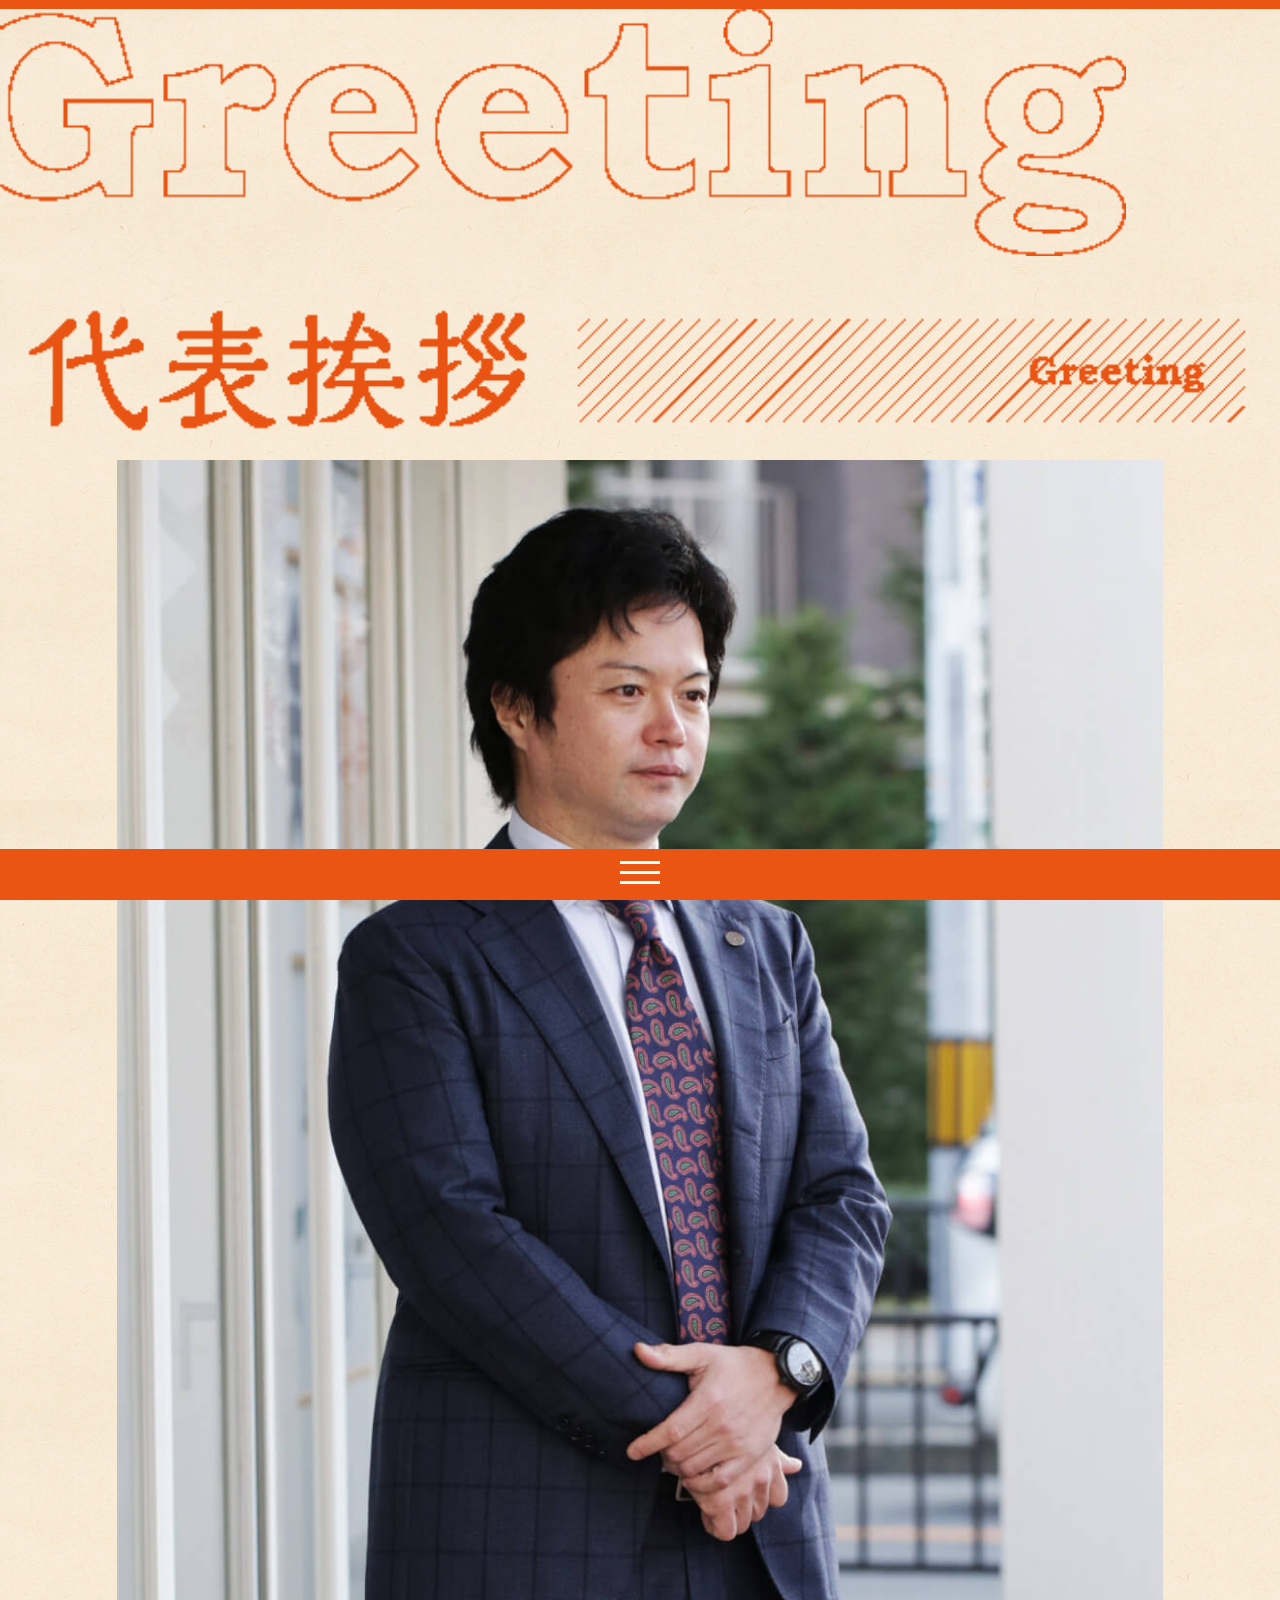
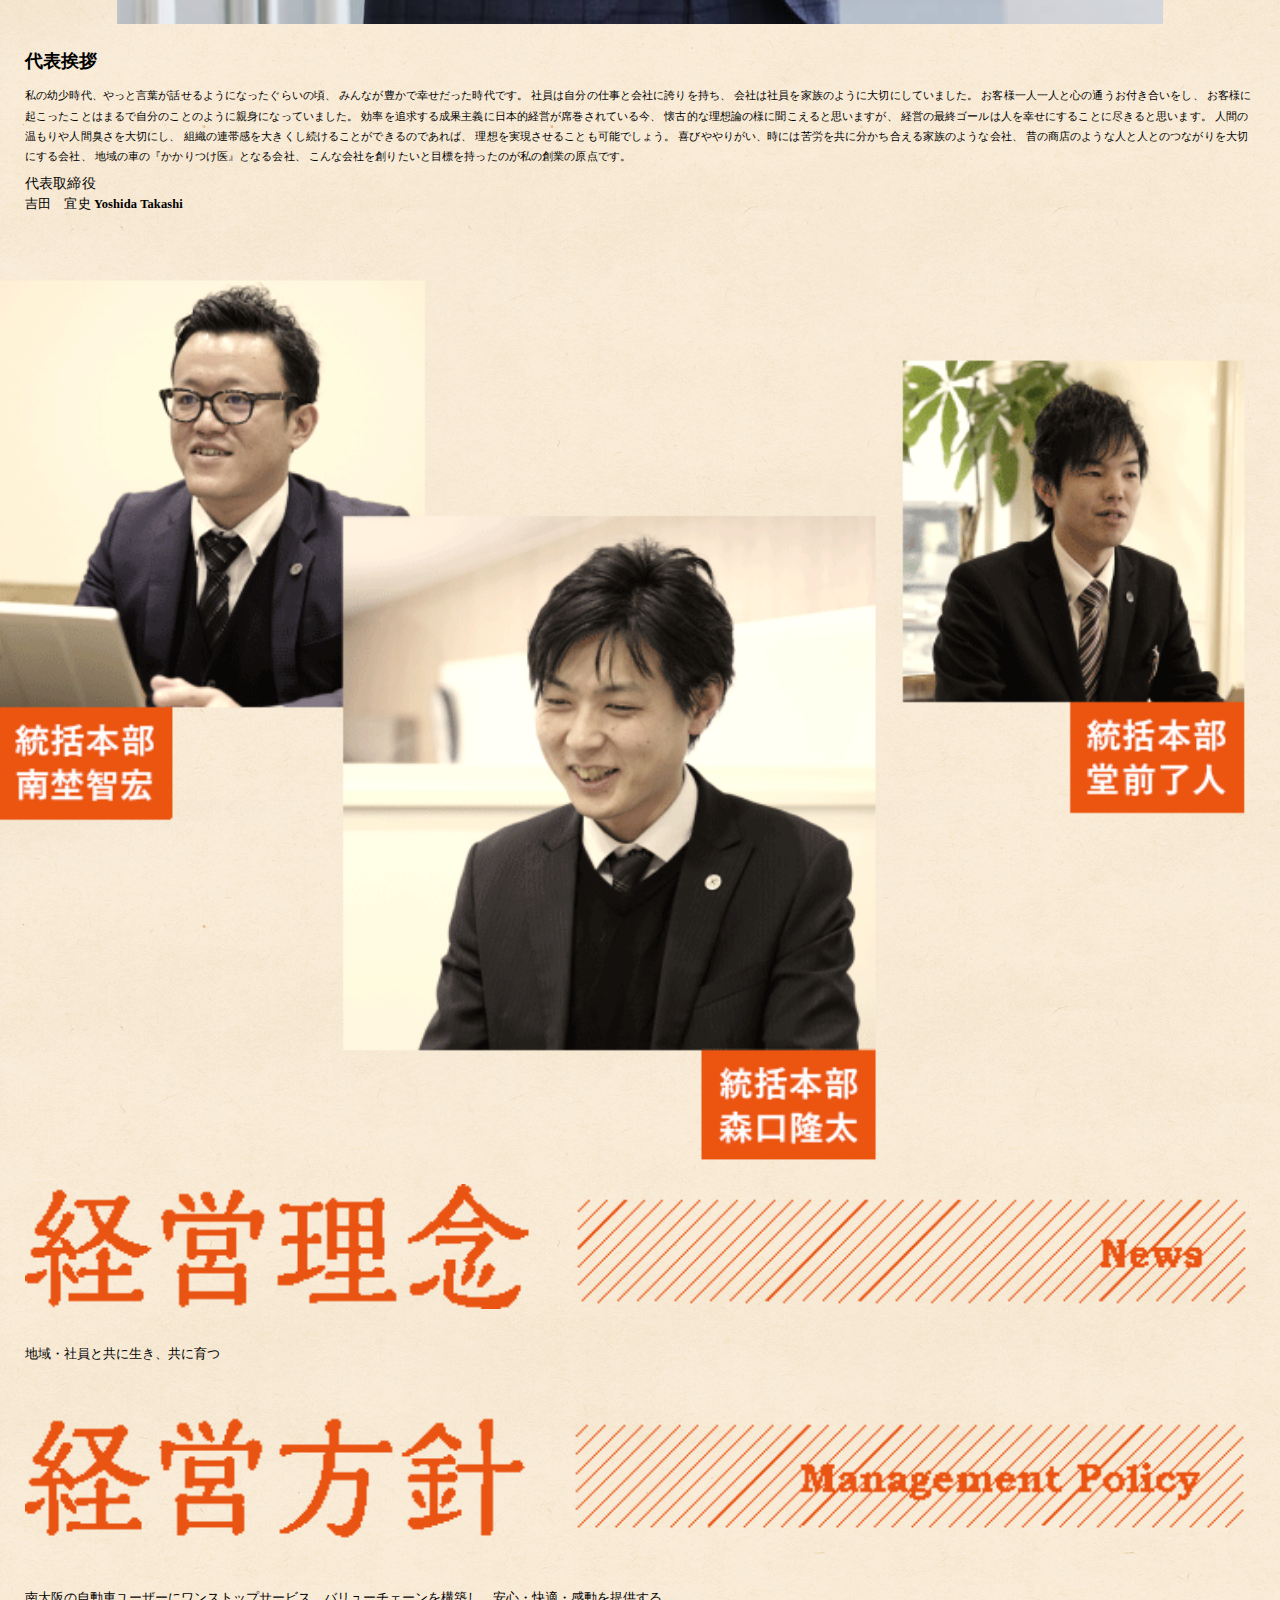
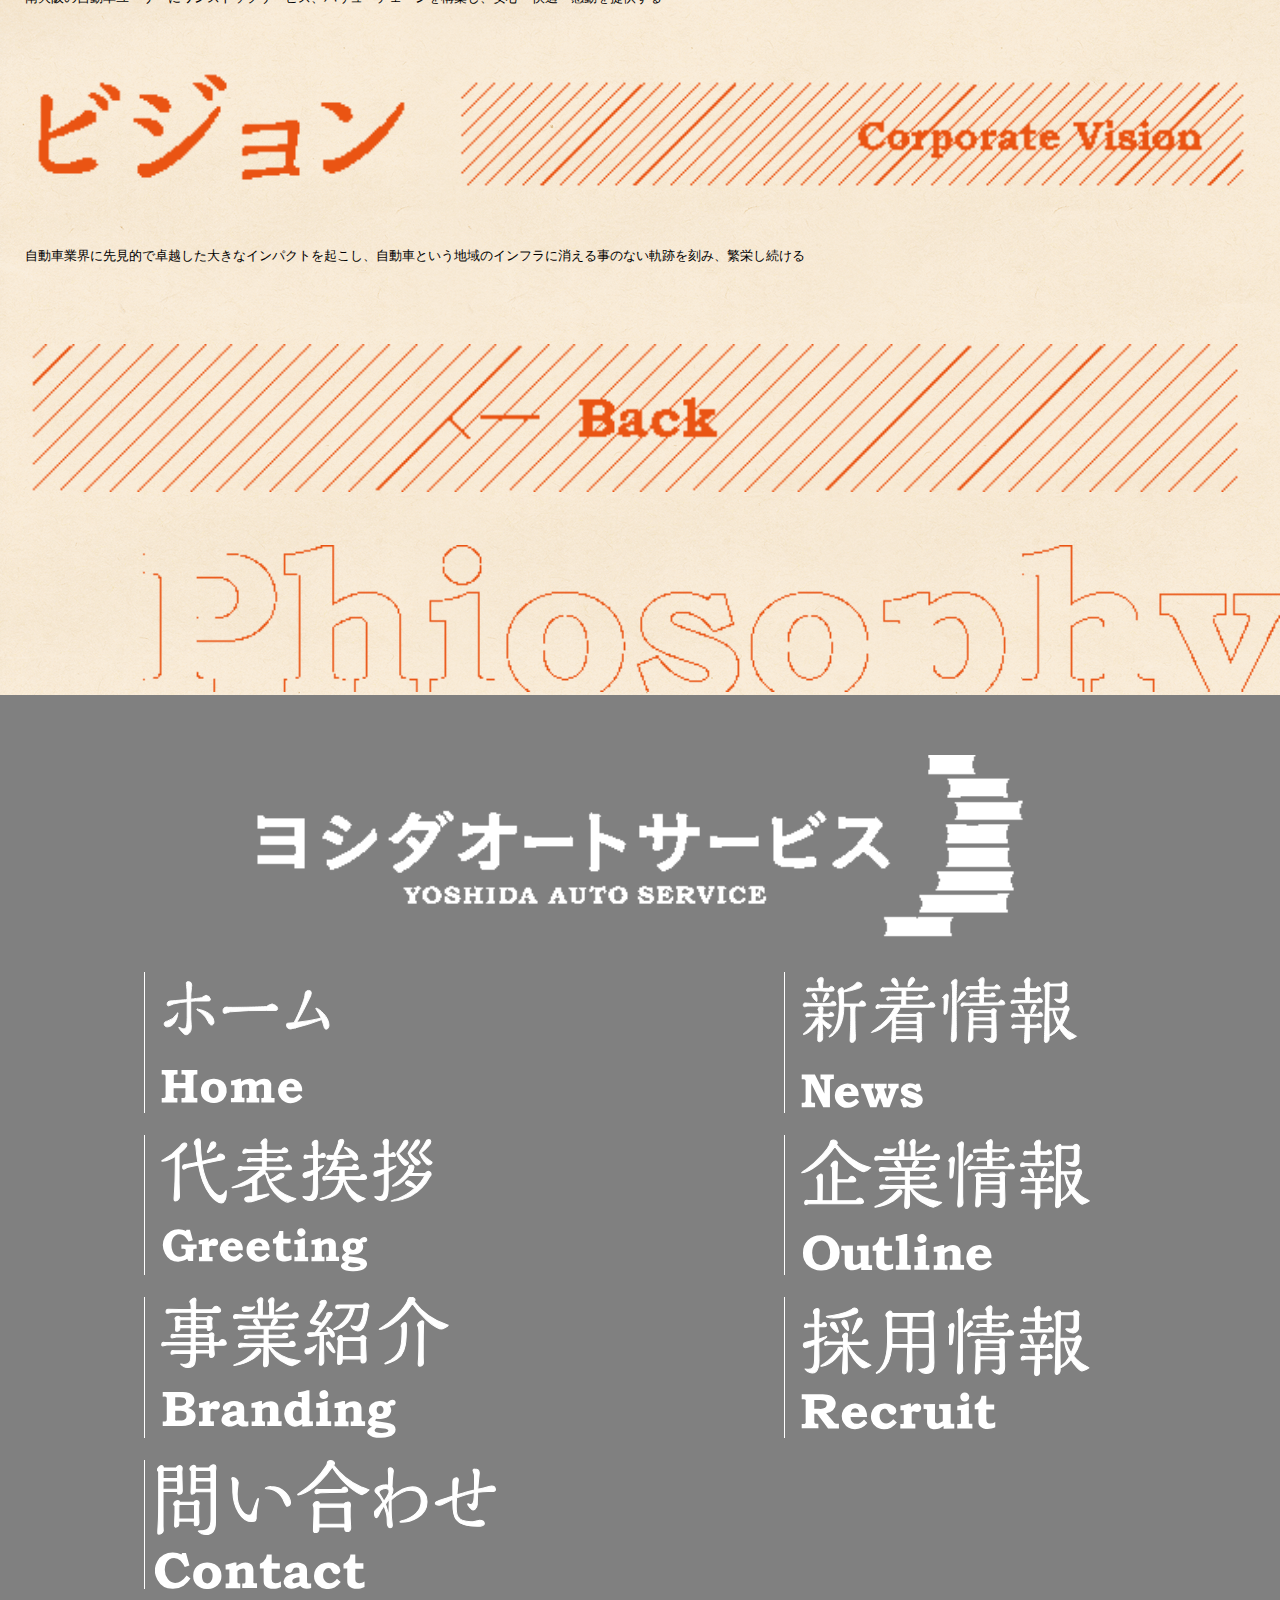
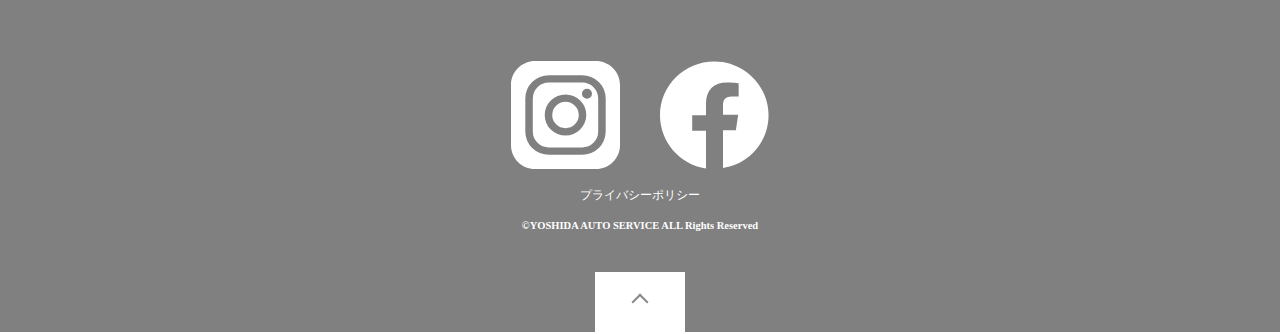
<file: greeting/greeting.html>
<!DOCTYPE html>
<html lang="ja">
<head>
    <meta charset="UTF-8">
    <meta name="viewport" content="width=device-width, initial-scale=1.0">
    <title>代表挨拶</title>
    <link rel="stylesheet" href="/assets/css/style.css">
</head>
<body class="gretting">
    <div class="hamburger" id="hamburger">
        <a class="hamburger__button" href="#">
            <span></span>
            <span></span>
            <span></span>
        </a>
        <nav class="hamburger__wrap">
            <div class="hamburger__logo">
                <img src="/assets/img/index/yoshida_logo.png" alt="">
            </div>
            <ul class="hamburger__nav">
                <li>
                    <a href="#">ホーム</a>
                </li>
                <li>
                    <a href="#">新着情報</a>
                </li>
                <li>
                    <a href="#">代表挨拶</a>
                </li>
                <li>
                    <a href="#">企業情報</a>
                </li>
                <li>
                    <a href="#">事業紹介</a>
                </li>
                <li>
                    <a href="#">採用情報</a>
                </li>
                <li>
                    <a href="#">問い合わせ</a>
                </li>
            </ul>
            <div class="hamburger__sns">
                <img src="/assets/img/index/insta.svg" alt="インスタグラム">
                <img src="/assets/img/index/fasebook.svg" alt="フェイスブック">
            </div>
            <a href="" class="hamburger__privacy">プライバシーポリシー</a>
        </nav>
    </div>
    <hr class="u__line">
    <h3>
        <img src="/assets/img/gretting/gretting_logo.png" alt="gretting">
    </h3>
    <div class="gre">
        <div class="inner">
            <h2>
                <img src="/assets/img/gretting/gretting_ora.png" alt="代表挨拶">
            </h2>
            <div class="gre__img">
                <img src="/assets/img/gretting/pic_philosophy02_c.jpg" alt="">
            </div>
            <div class="gre__content">
                <span>代表挨拶</span>
                <p>
                    私の幼少時代、やっと言葉が話せるようになったぐらいの頃、
                    みんなが豊かで幸せだった時代です。
                    社員は自分の仕事と会社に誇りを持ち、
                    会社は社員を家族のように大切にしていました。
                    お客様一人一人と心の通うお付き合いをし、
                    お客様に起こったことはまるで自分のことのように親身になっていました。
                    効率を追求する成果主義に日本的経営が席巻されている今、
                    懐古的な理想論の様に聞こえると思いますが、
                    経営の最終ゴールは人を幸せにすることに尽きると思います。
                    人間の温もりや人間臭さを大切にし、
                    組織の連帯感を大きくし続けることができるのであれば、
                    理想を実現させることも可能でしょう。
                    喜びややりがい、時には苦労を共に分かち合える家族のような会社、
                    昔の商店のような人と人とのつながりを大切にする会社、
                    地域の車の『かかりつけ医』となる会社、
                    こんな会社を創りたいと目標を持ったのが私の創業の原点です。
                </p>
                    <p>代表取締役</p>
                    <p>吉田　宜史 Yoshida Takashi</p>
            </div>
        </div>


        <div class="gre__people">
            <img src="/assets/img/gretting/greeting_people.png" alt="">
        </div>
        <div class="inner">
            <ul>
                <li>
                    <img src="/assets/img/gretting/greeting_news.png" alt="経営理念">
                    <span>地域・社員と共に生き、共に育つ</span>
                </li>
                <li>
                    <img src="/assets/img/gretting/management_policy.png" alt="経営方針">
                    <span>南大阪の自動車ユーザーにワンストップサービス、バリューチェーンを構築し、安心・快適・感動を提供する</span>
                </li>
                <li>
                    <img src="/assets/img/gretting/vision.png" alt="ビジョン">
                    <span>自動車業界に先見的で卓越した大きなインパクトを起こし、自動車という地域のインフラに消える事のない軌跡を刻み、繁栄し続ける</span>
                </li>
            </ul>
    
            <div class="table__back">
                <a href="/">
                    <img src="/assets/img/news/news_foot_06.png" alt="back">
                </a>
            </div>
        </div>
            <div class="gre__en">
                <img src="/assets/img/gretting/philosophy.png" alt="philosophy">
            </div>
        </div>


    <footer class="footer">
        <div class="footer__img">
            <img src="/assets/img/index/yoshida_logo.png" alt="ヨシダオートサービス">
        </div>
        <ul>
            <li>
                <a href="/">
                    <img src="/assets/img/index/home.svg" alt="">
                </a>
            </li>
            <li>
                <a href="">
                    <img src="/assets/img/index/shinchakuwhite.svg" alt="">
                </a>
            </li>
            <li>
                <a href="">
                    <img src="/assets/img/index/aisatuwhite.svg" alt="">
                </a>
            </li>
            <li>
                <a href="">
                    <img src="/assets/img/index/kigyouwhite.svg" alt="">
                </a>
            </li>
            <li>
                <a href="">
                    <img src="/assets/img/index/zigyouwhite.svg" alt="">
                </a>
            </li>
            <li>
                <a href="">
                    <img src="/assets/img/index/saiyouwhite.svg" alt="">
                </a>
            </li>
            <li>
                <a href="">
                    <img src="/assets/img/index/contactwhite.svg" alt="">
                </a>
            </li>
        </ul>

        <div class="footer__sns">
            <img src="/assets/img/index/insta.svg" alt="インスタグラム">
            <img src="/assets/img/index/fasebook.svg" alt="フェイスブック">
        </div>
        <a href="">プライバシーポリシー</a>
        <span>&copy;YOSHIDA AUTO SERVICE ALL Rights Reserved</span>

        <div class="footer__box">
            <a href="#slide" class="footer__arrow"></a>
        </div>
    </footer>
    
</body>
</html>
</file>
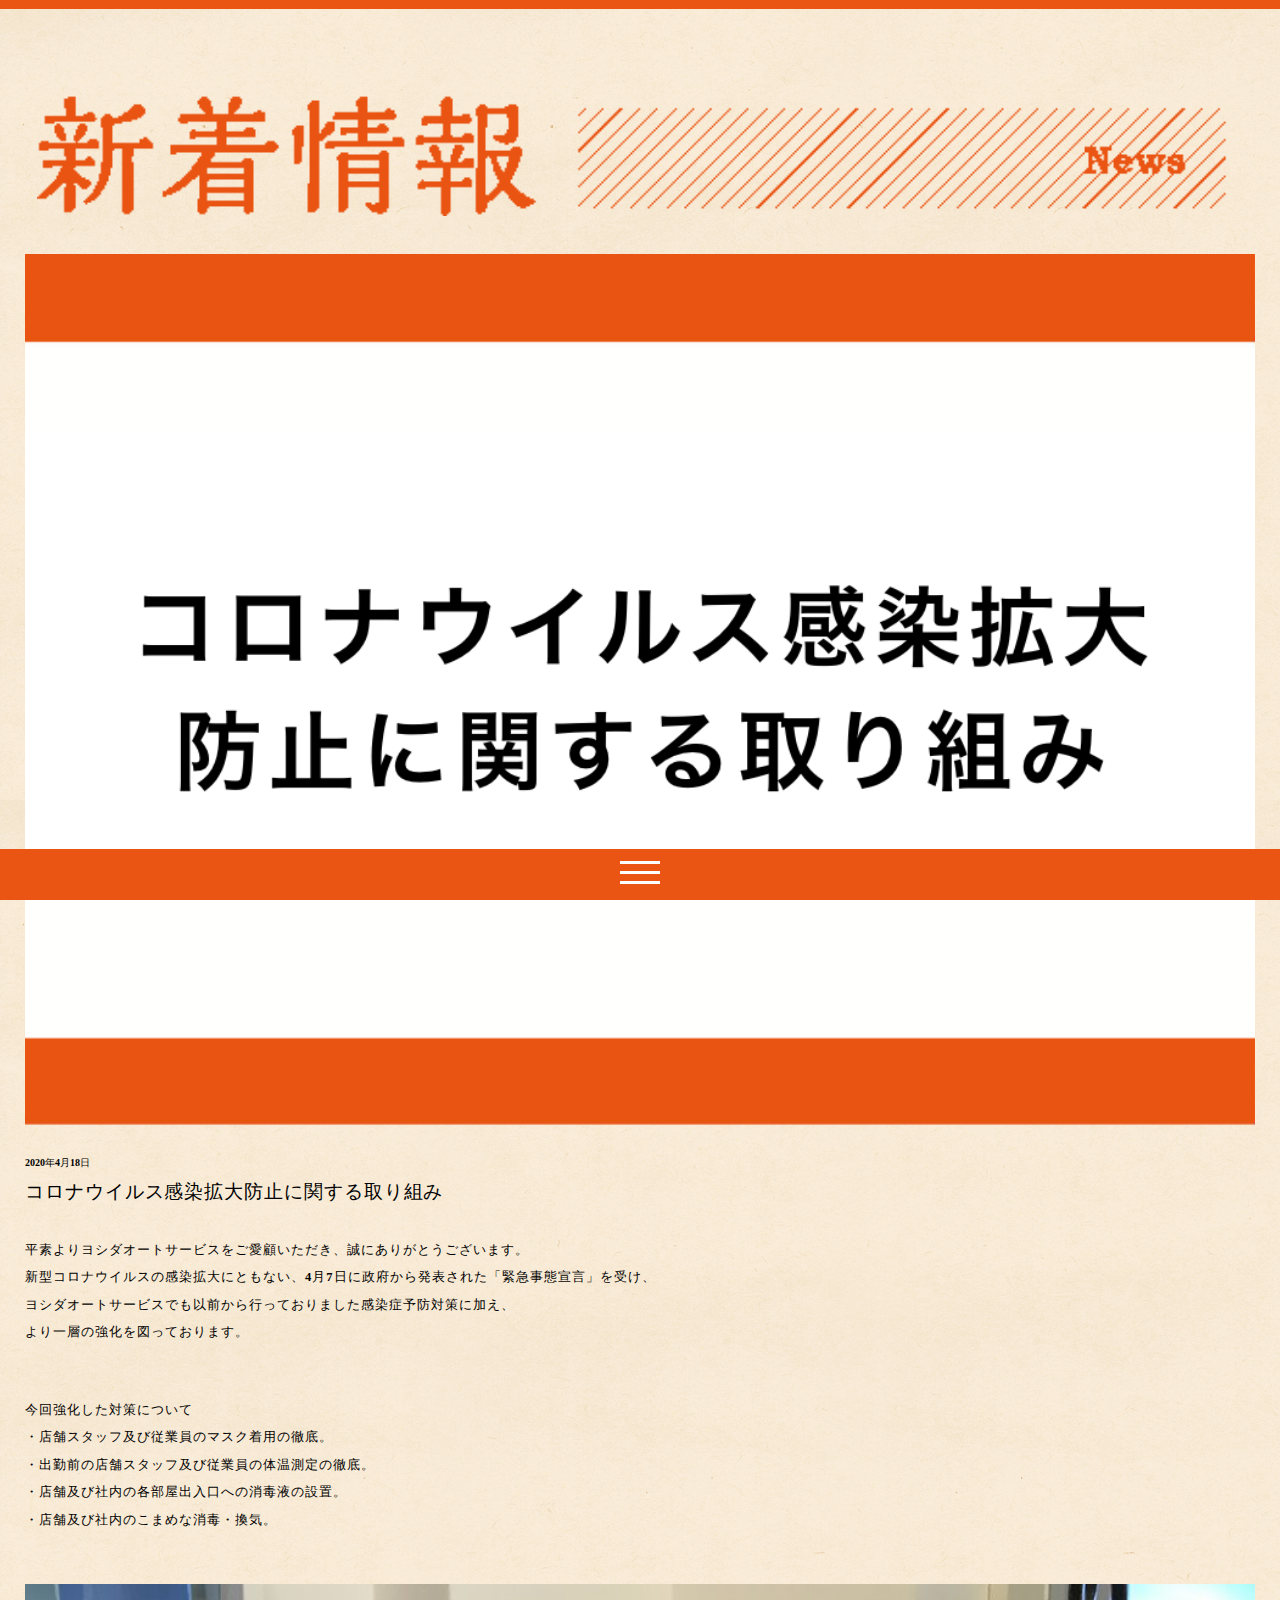
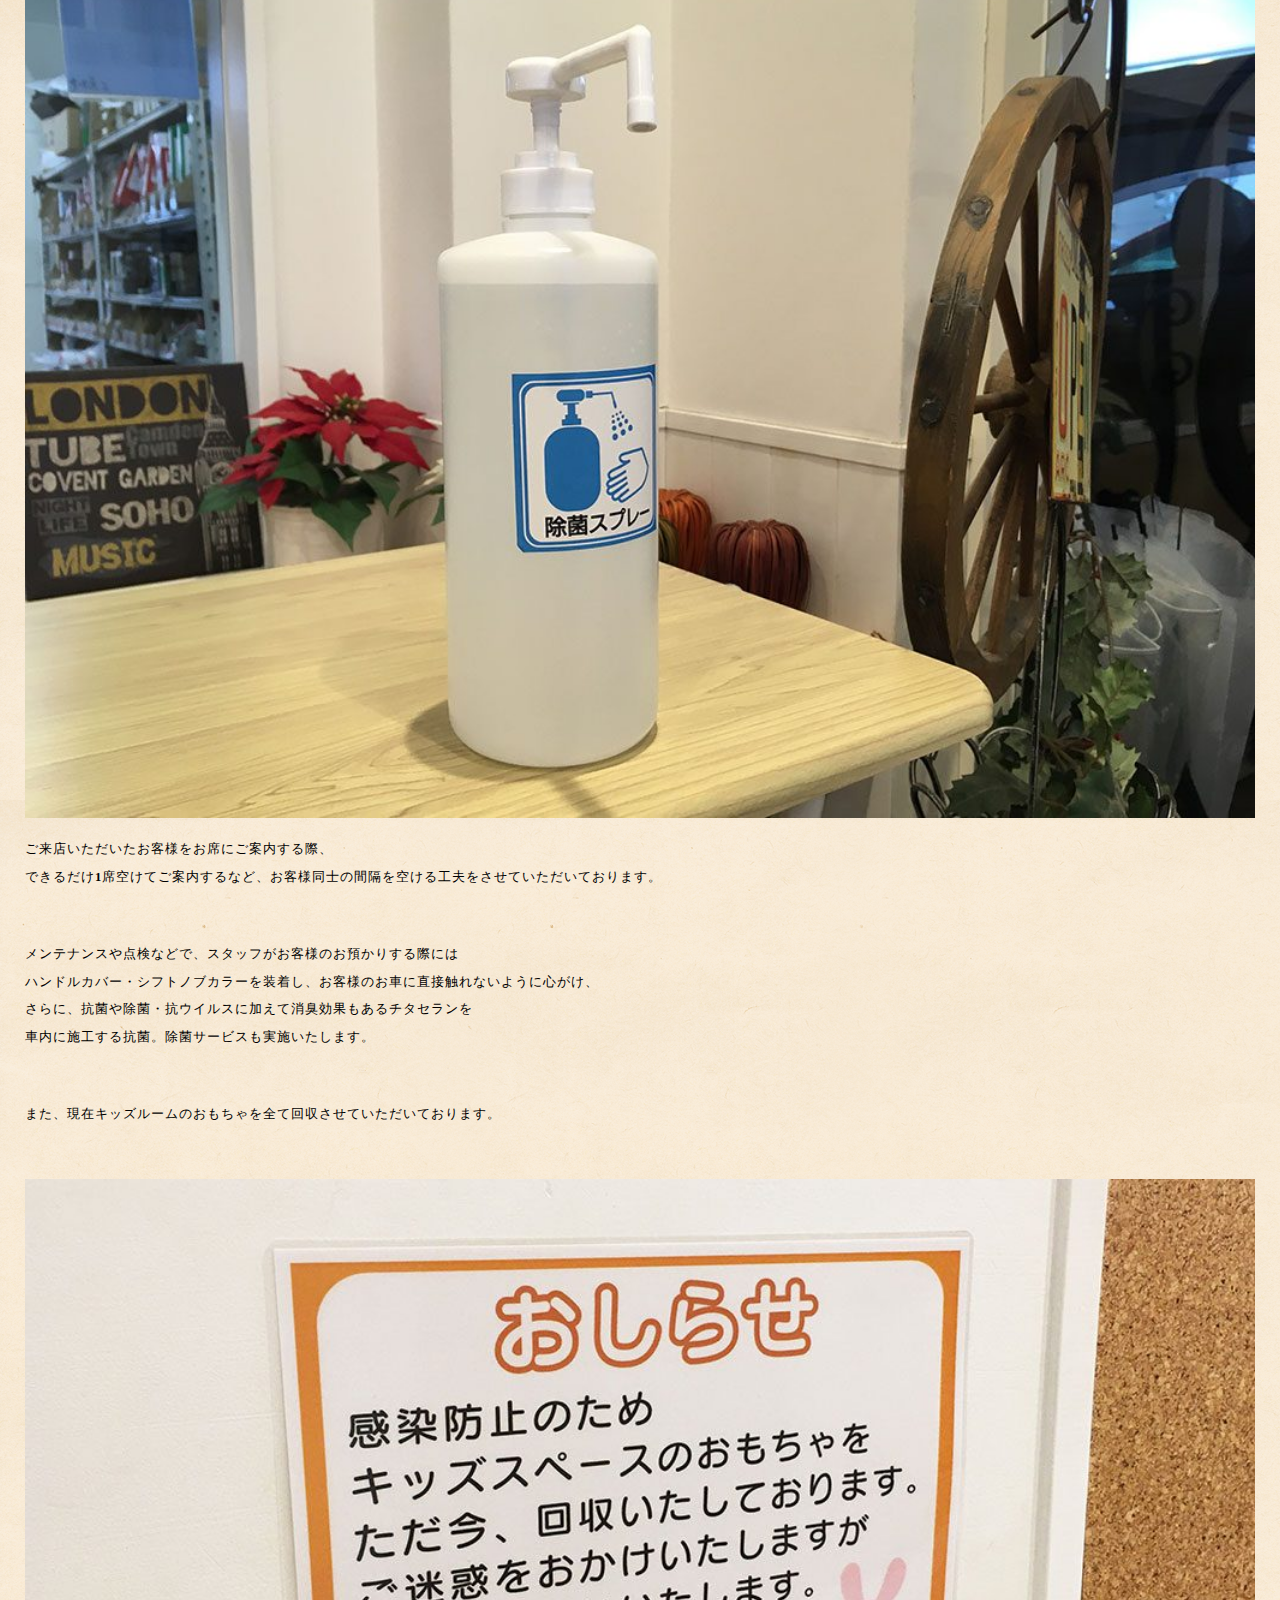
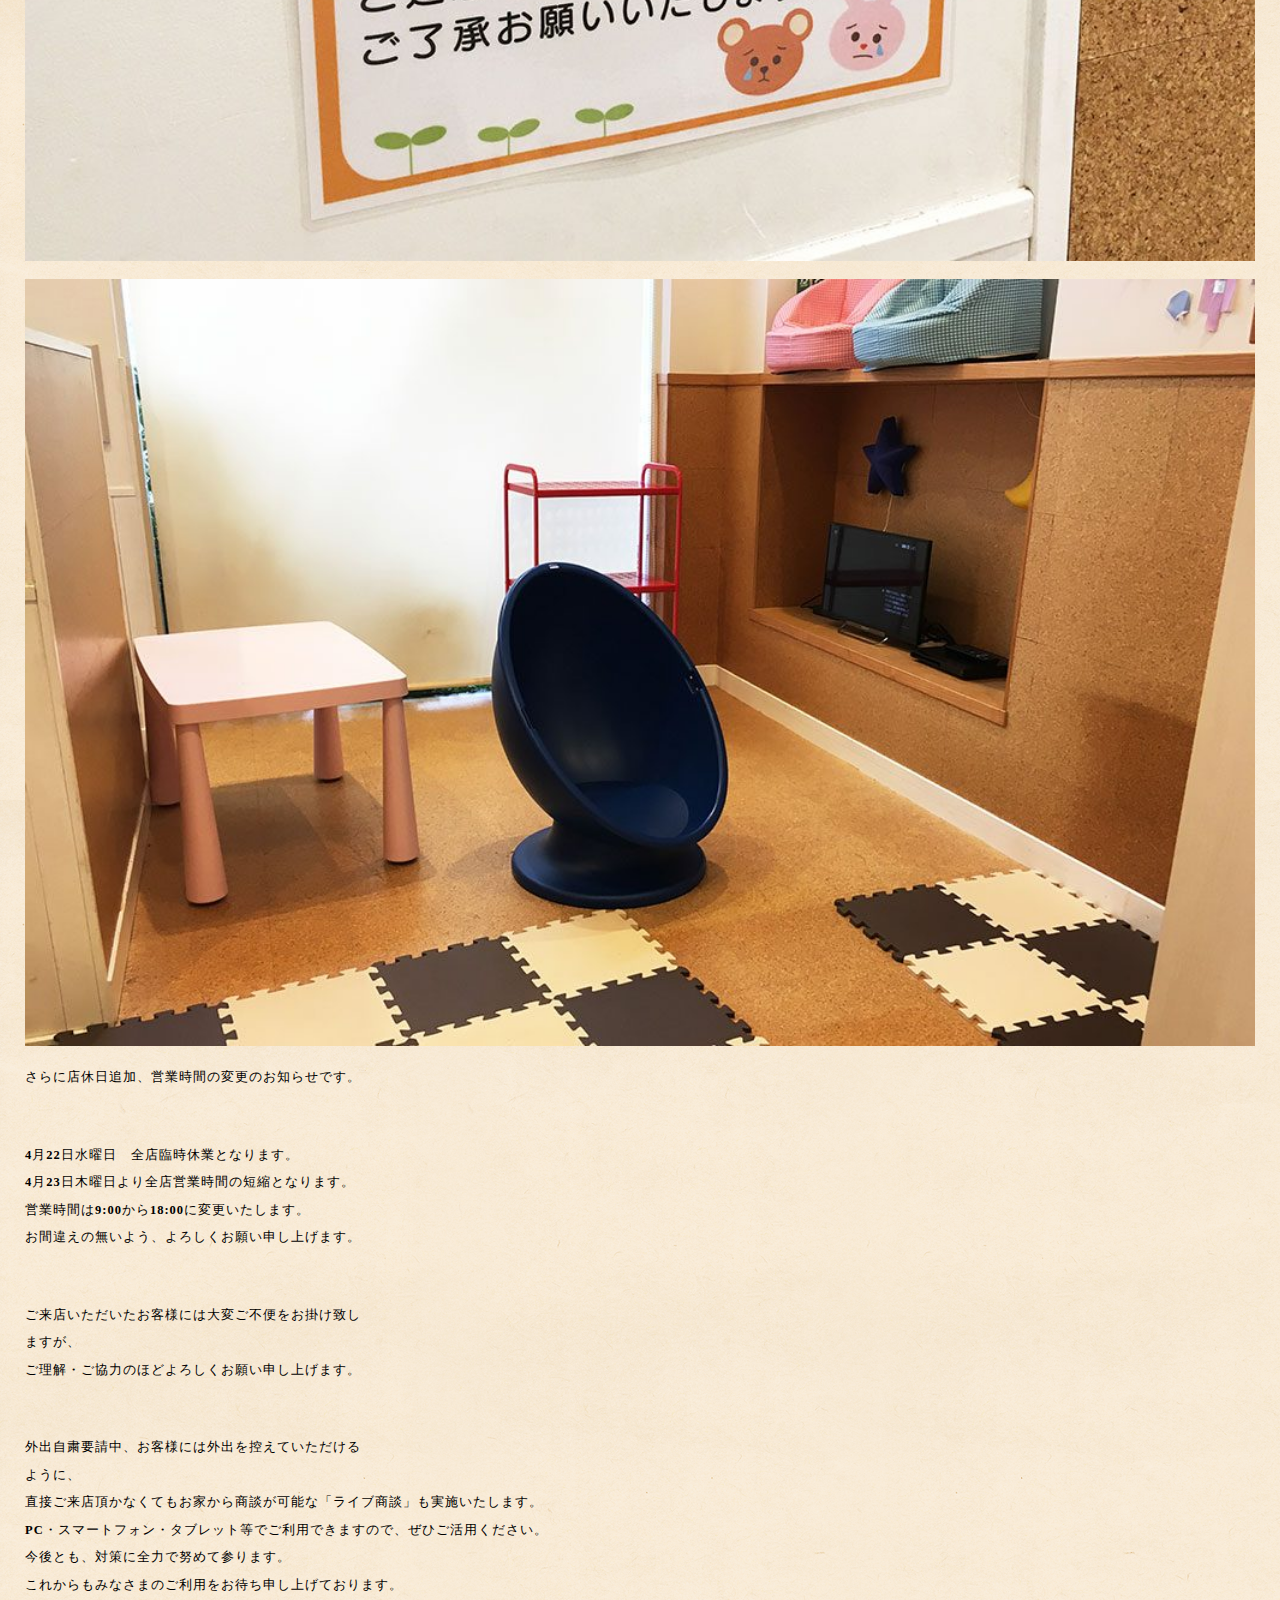
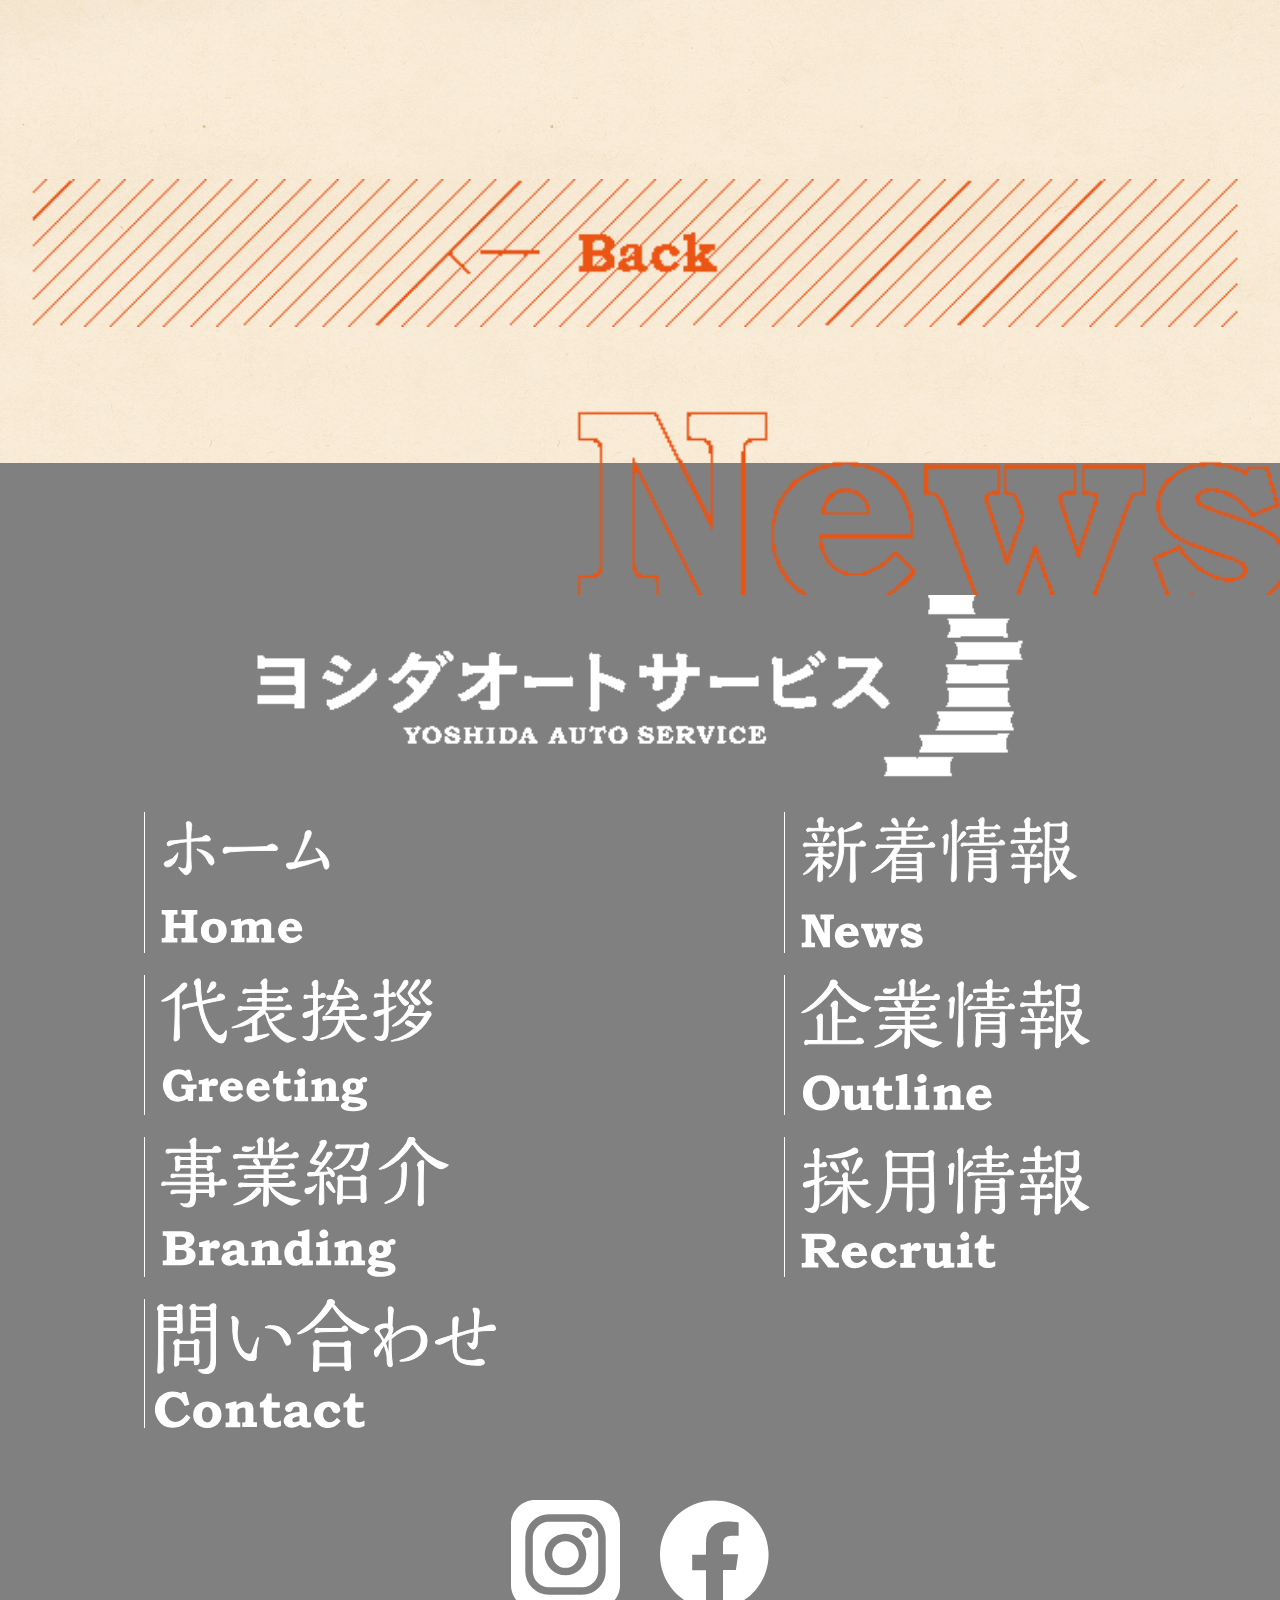
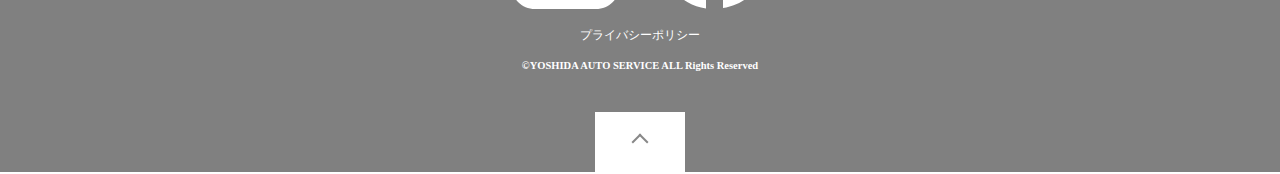
<file: news/detail.html>
<!DOCTYPE html>
<html lang="ja">
<head>
    <meta charset="UTF-8">
    <meta name="viewport" content="width=device-width, initial-scale=1.0">
    <title>新着情報詳細</title>
    <link rel="stylesheet" href="/assets/css/style.css">
</head>
<body class="detail">
    <div class="hamburger" id="hamburger">
        <a class="hamburger__button" href="#">
            <span></span>
            <span></span>
            <span></span>
        </a>
        <nav class="hamburger__wrap">
            <div class="hamburger__logo">
                <img src="/assets/img/index/yoshida_logo.png" alt="">
            </div>
            <ul class="hamburger__nav">
                <li>
                    <a href="/">ホーム</a>
                </li>
                <li>
                    <a href="../news/detail.html">新着情報</a>
                </li>
                <li>
                    <a href="../greeting/greeting.html">代表挨拶</a>
                </li>
                <li>
                    <a href="../outline/index.html">企業情報</a>
                </li>
                <li>
                    <a href="../branding/branding.html">事業紹介</a>
                </li>
                <li>
                    <a href="../recruit/index.html">採用情報</a>
                </li>
                <li>
                    <a href="../contact/index.html">問い合わせ</a>
                </li>
            </ul>
            <div class="hamburger__sns">
                <img src="/assets/img/index/insta.svg" alt="インスタグラム">
                <img src="/assets/img/index/fasebook.svg" alt="フェイスブック">
            </div>
            <a href="" class="hamburger__privacy">プライバシーポリシー</a>
        </nav>
    </div>
    <hr class="u__line">
    <div class="table inner">
        <h2>
            <img src="/assets/img/news/news_top_03.png" alt="新着情報">
        </h2>

        <ul class="table__ul">
            <li class="table__li">
                    <div class="table__img">
                        <img src="/assets/img/news/blog_01.png" alt="">
                    </div>
                    <time>2020年4月18日</time>
                    <h3>コロナウイルス感染拡大防止に関する取り組み</h3>
                    <p>平素よりヨシダオートサービスをご愛顧いただき、誠にありがとうございます。<br>新型コロナウイルスの感染拡大にともない、4月7日に政府から発表された「緊急事態宣言」を受け、<br>ヨシダオートサービスでも以前から行っておりました感染症予防対策に加え、<br>より一層の強化を図っております。</p>
                    <p>今回強化した対策について<br>・店舗スタッフ及び従業員のマスク着用の徹底。<br>・出勤前の店舗スタッフ及び従業員の体温測定の徹底。<br>・店舗及び社内の各部屋出入口への消毒液の設置。<br>・店舗及び社内のこまめな消毒・換気。</p>
                    <img src="/assets/img/news/virus.jpg" alt="">
                    <p>ご来店いただいたお客様をお席にご案内する際、<br>できるだけ1席空けてご案内するなど、お客様同士の間隔を空ける工夫をさせていただいております。</p>
                    <p>メンテナンスや点検などで、スタッフがお客様のお預かりする際には<br>ハンドルカバー・シフトノブカラーを装着し、お客様のお車に直接触れないように心がけ、<br>さらに、抗菌や除菌・抗ウイルスに加えて消臭効果もあるチタセランを<br>車内に施工する抗菌。除菌サービスも実施いたします。</p>
                    <p>また、現在キッズルームのおもちゃを全て回収させていただいております。</p>
                    <img src="/assets/img/news/virus_02.jpg" alt="">
                    <img src="/assets/img/news/virus_03.jpg" alt="">
                    <p>さらに店休日追加、営業時間の変更のお知らせです。</p>
                    <p>4月22日水曜日　全店臨時休業となります。<br>4月23日木曜日より全店営業時間の短縮となります。<br>営業時間は9:00から18:00に変更いたします。<br>お間違えの無いよう、よろしくお願い申し上げます。</p>
                    <p>ご来店いただいたお客様には大変ご不便をお掛け致し<br>ますが、<br>ご理解・ご協力のほどよろしくお願い申し上げます。</p>
                    <p>外出自粛要請中、お客様には外出を控えていただける<br>ように、<br>直接ご来店頂かなくてもお家から商談が可能な「ライブ商談」も実施いたします。<br>PC・スマートフォン・タブレット等でご利用できますので、ぜひご活用ください。<br>今後とも、対策に全力で努めて参ります。<br>これからもみなさまのご利用をお待ち申し上げております。</p>
            </li>

        </ul>

        <div class="table__back">
            <a href="/news/news.html">
                <img src="/assets/img/news/news_foot_06.png" alt="back">
            </a>
        </div>
    </div>

    
        <div class="table__en">
            <img src="/assets/img/news/news__en_03.png" alt="">
        </div>
        <footer class="footer">
            <div class="footer__img">
                <img src="/assets/img/index/yoshida_logo.png" alt="ヨシダオートサービス">
            </div>
            <ul>
                <li>
                    <a href="/">
                        <img src="/assets/img/index/home.svg" alt="ホーム">
                    </a>
                </li>
                <li>
                    <a href="../news/detail.html">
                        <img src="/assets/img/index/shinchakuwhite.svg" alt="新着情報">
                    </a>
                </li>
                <li>
                    <a href="../greeting/greeting.html">
                        <img src="/assets/img/index/aisatuwhite.svg" alt="代表挨拶">
                    </a>
                </li>
                <li>
                    <a href="../outline/index.html">
                        <img src="/assets/img/index/kigyouwhite.svg" alt="企業情報">
                    </a>
                </li>
                <li>
                    <a href="../branding/branding.html">
                        <img src="/assets/img/index/zigyouwhite.svg" alt="事業情報">
                    </a>
                </li>
                <li>
                    <a href="../recruit/index.html">
                        <img src="/assets/img/index/saiyouwhite.svg" alt="採用情報">
                    </a>
                </li>
                <li>
                    <a href="../contact/index.html">
                        <img src="/assets/img/index/contactwhite.svg" alt="問い合わせ">
                    </a>
                </li>
            </ul>
    
            <div class="footer__sns">
                <img src="/assets/img/index/insta.svg" alt="インスタグラム">
                <img src="/assets/img/index/fasebook.svg" alt="フェイスブック">
            </div>
            <a href="">プライバシーポリシー</a>
            <span>&copy;YOSHIDA AUTO SERVICE ALL Rights Reserved</span>
    
            <div class="footer__box">
                <a href="#slide" class="footer__arrow"></a>
            </div>
        </footer>
    
</body>
</html>
</file>
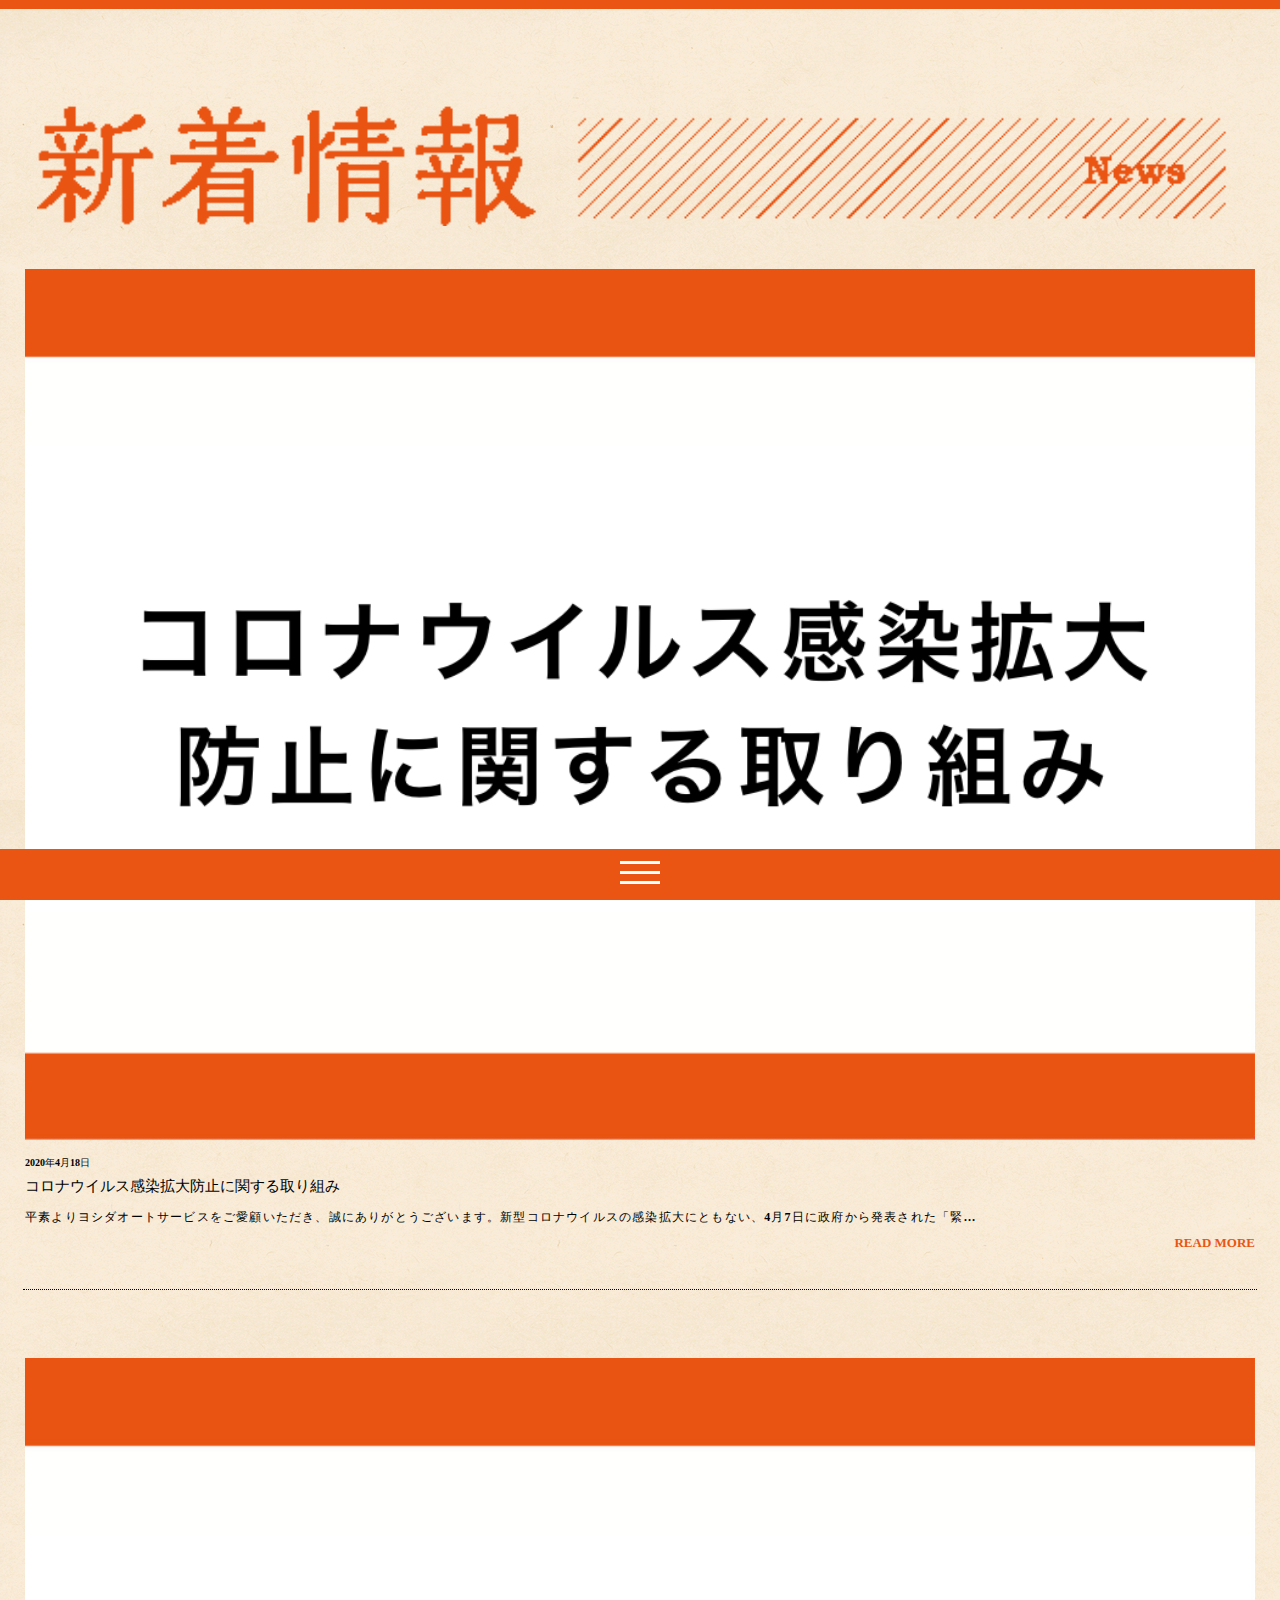
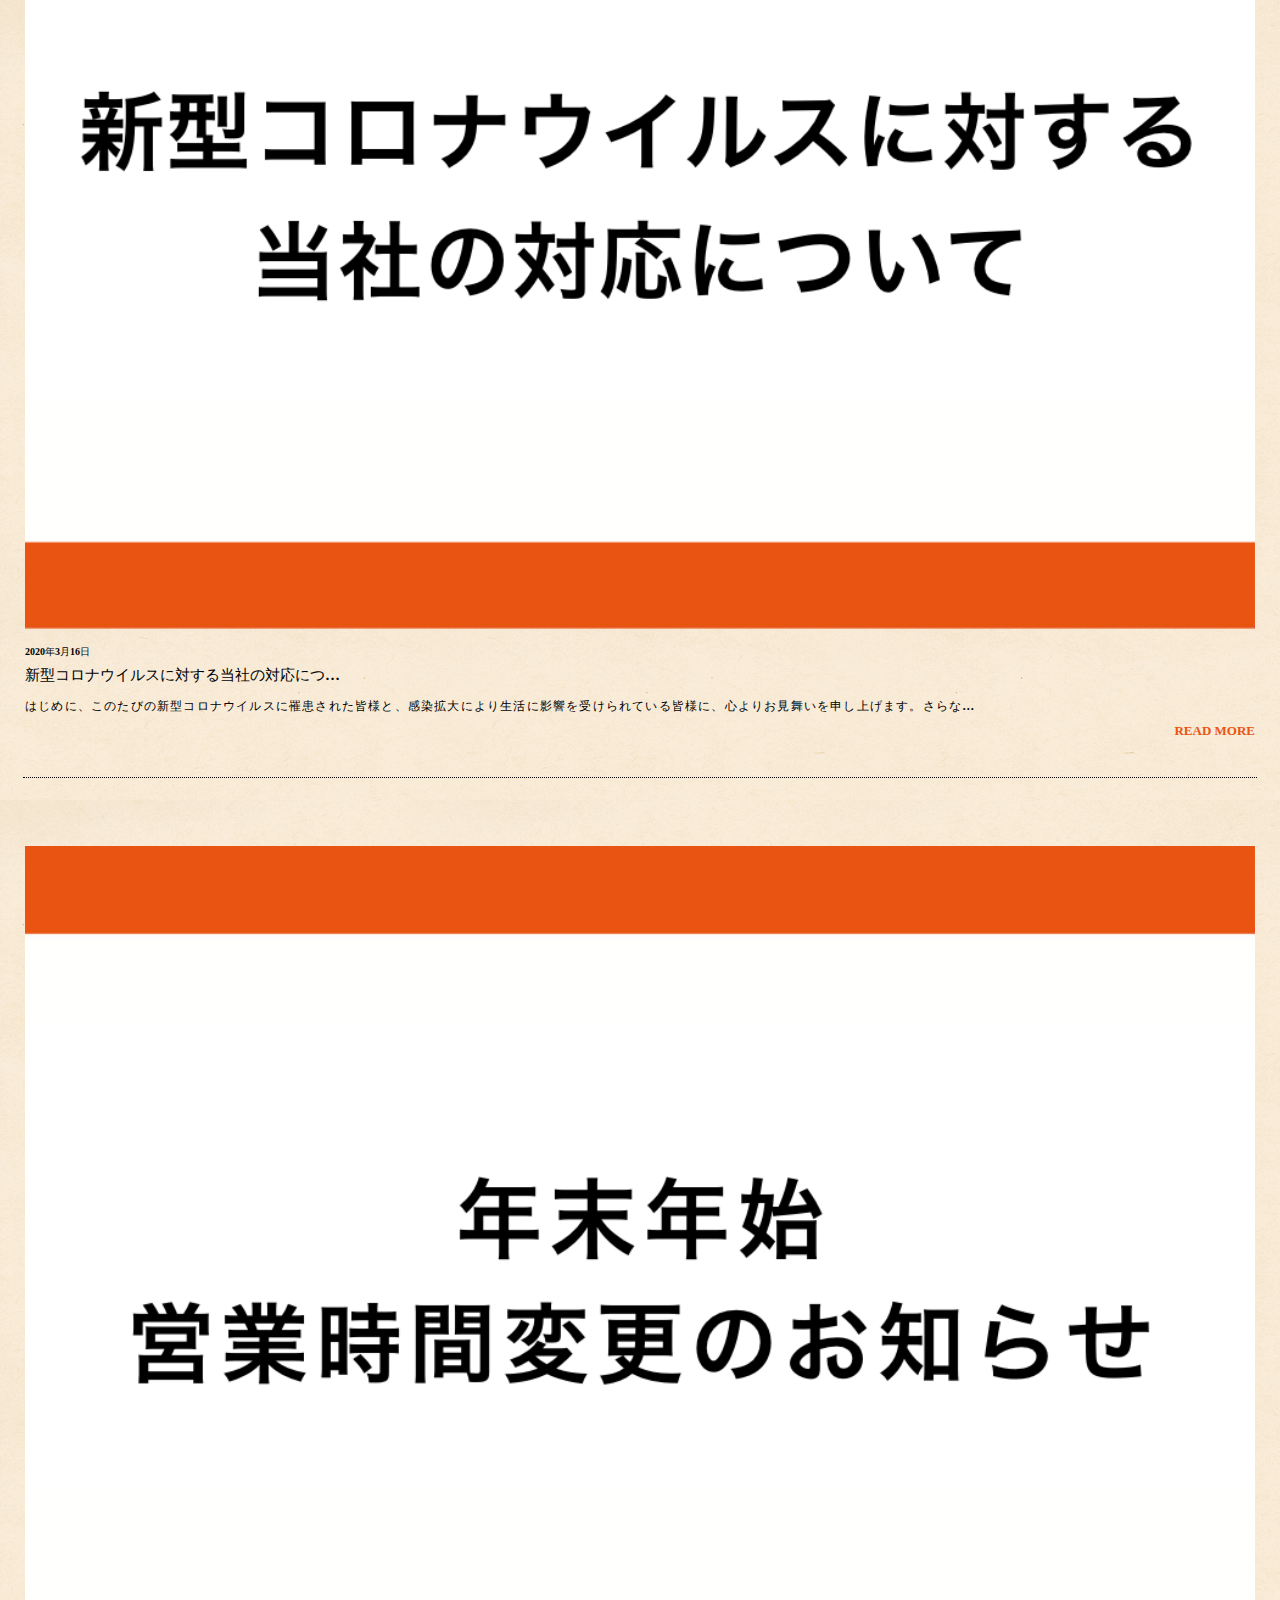
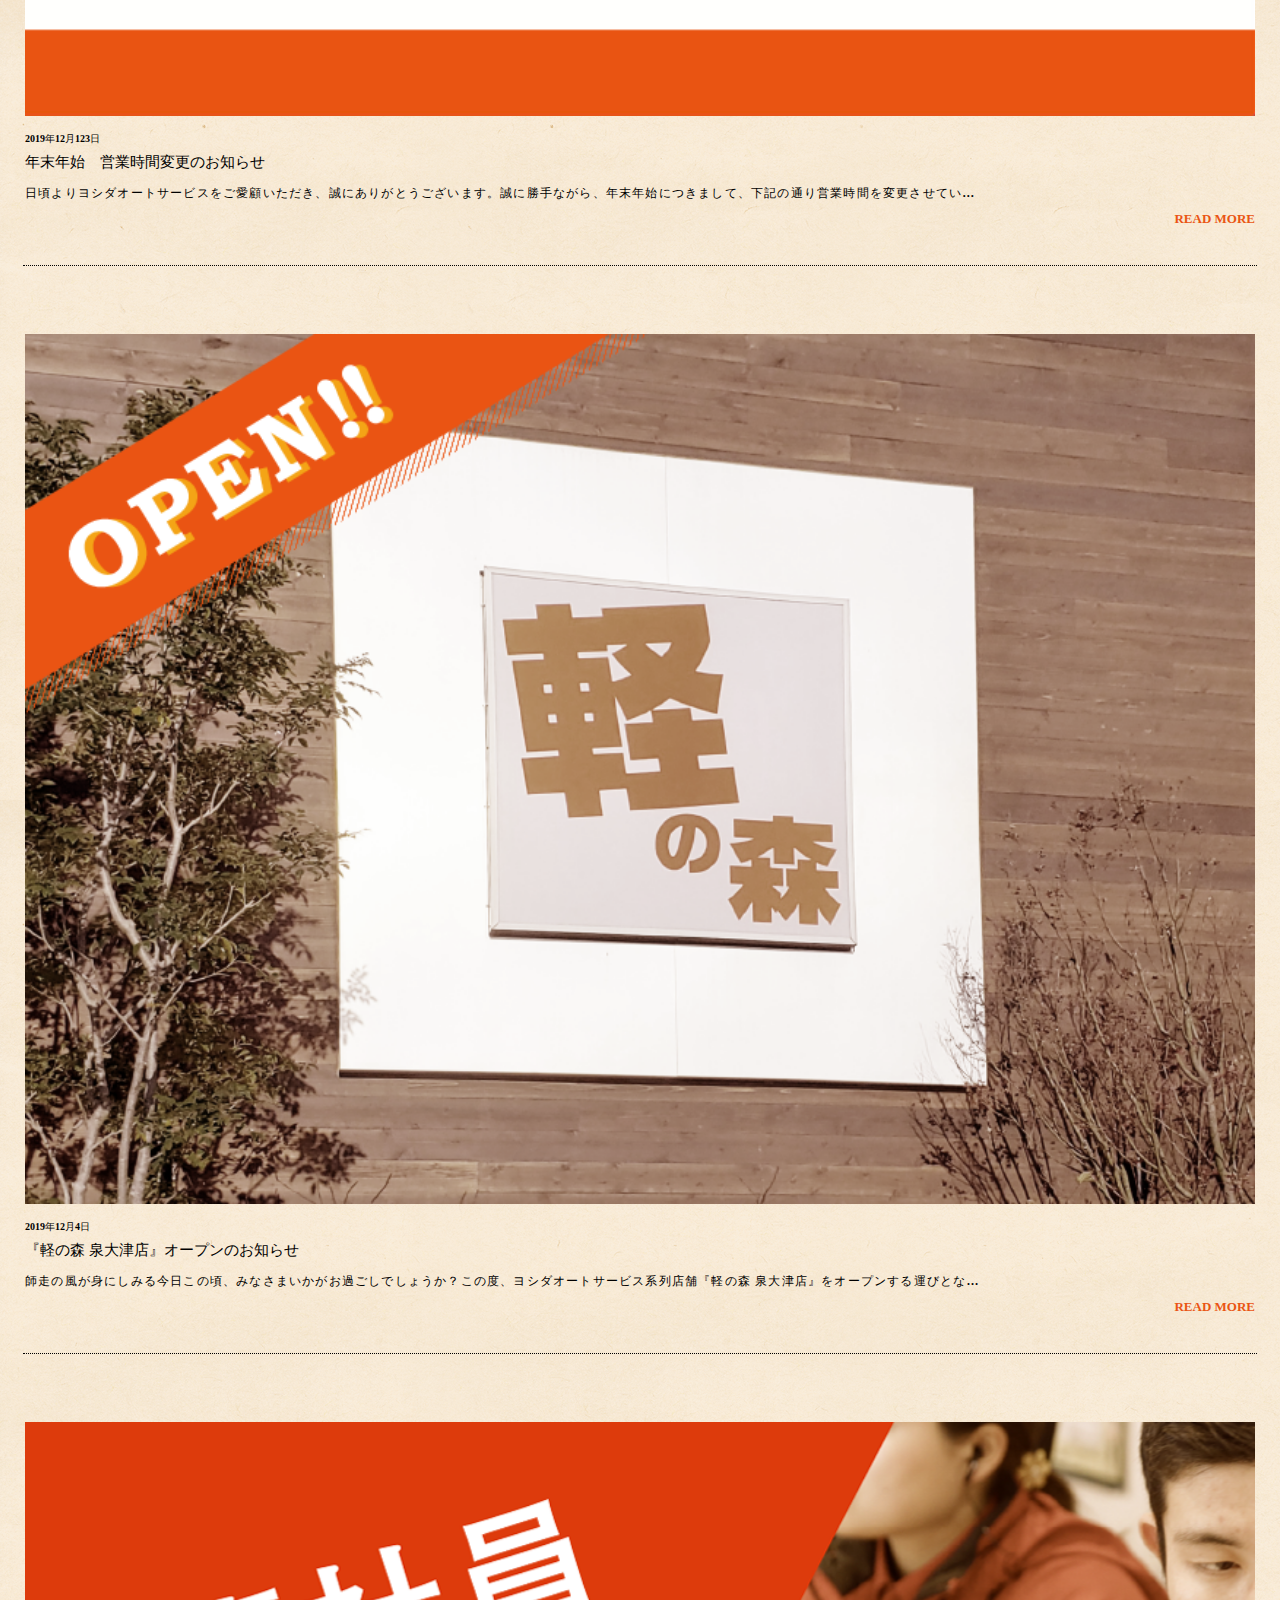
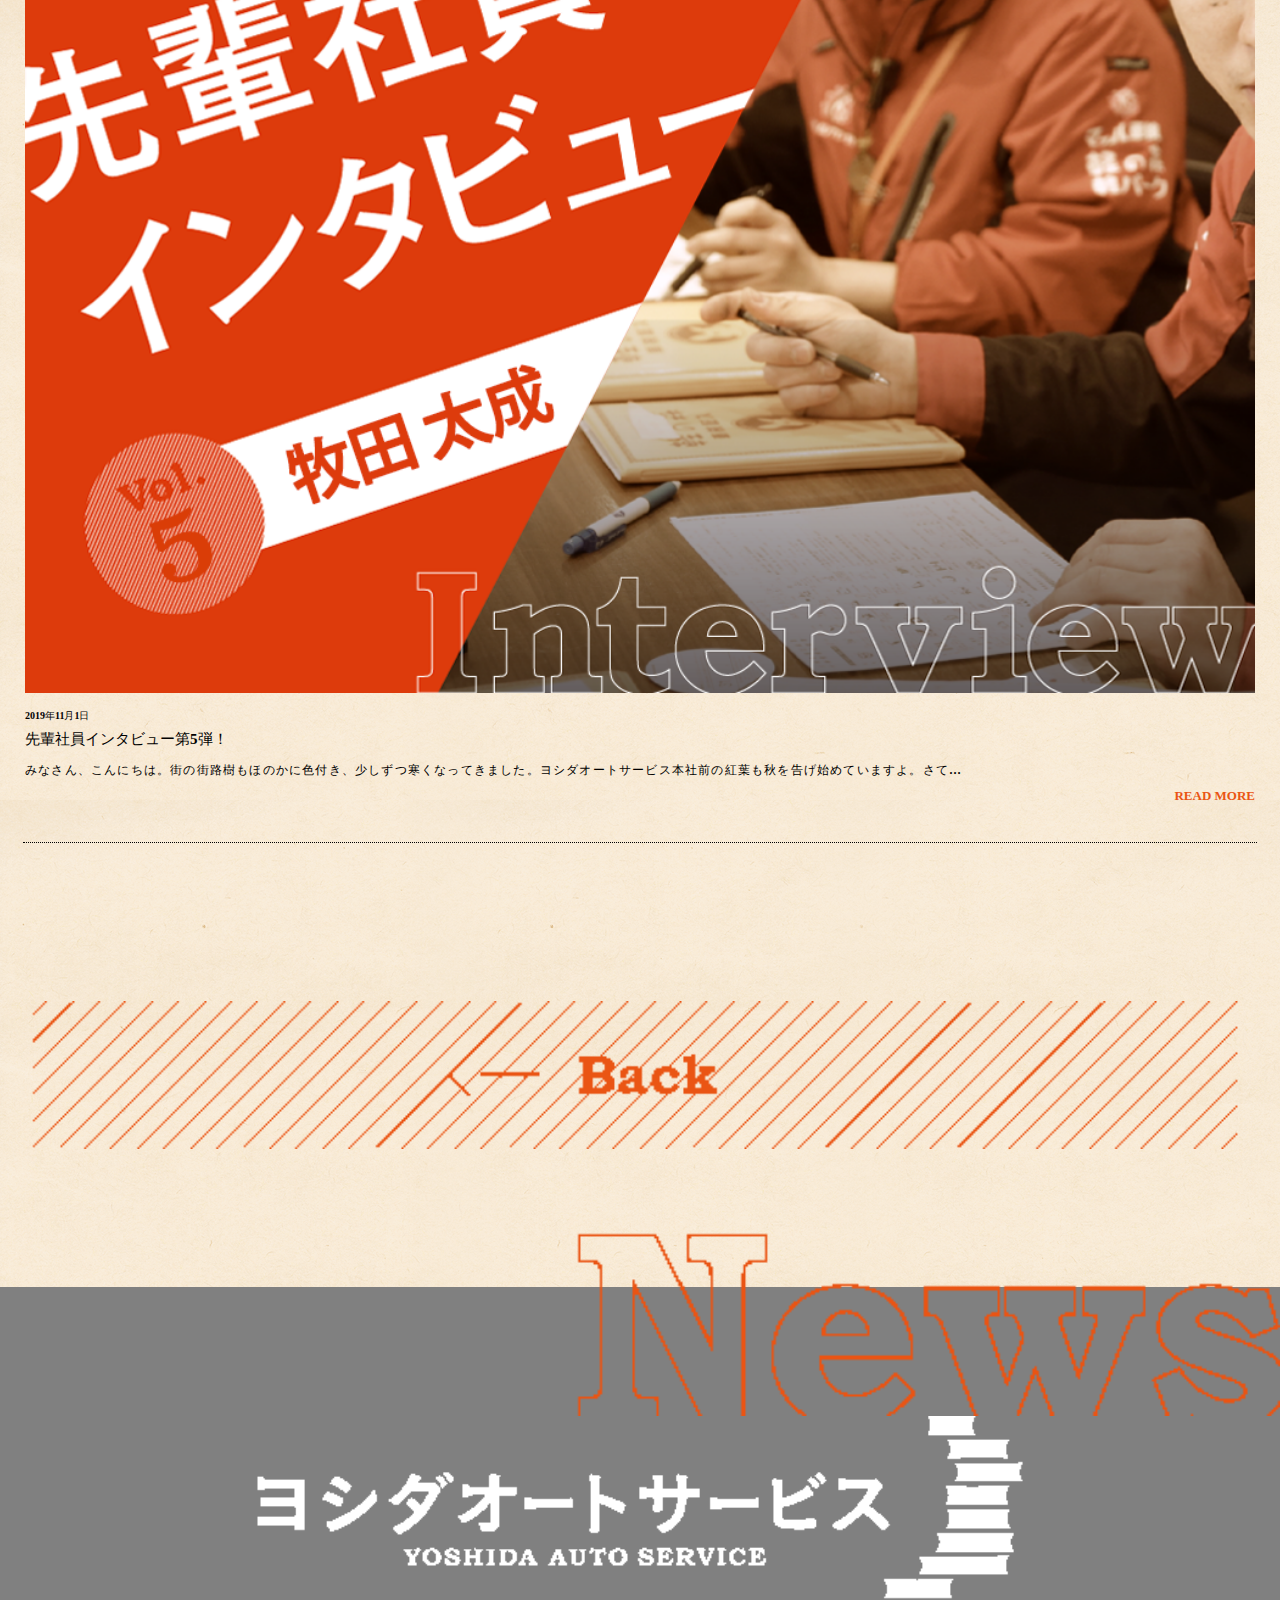
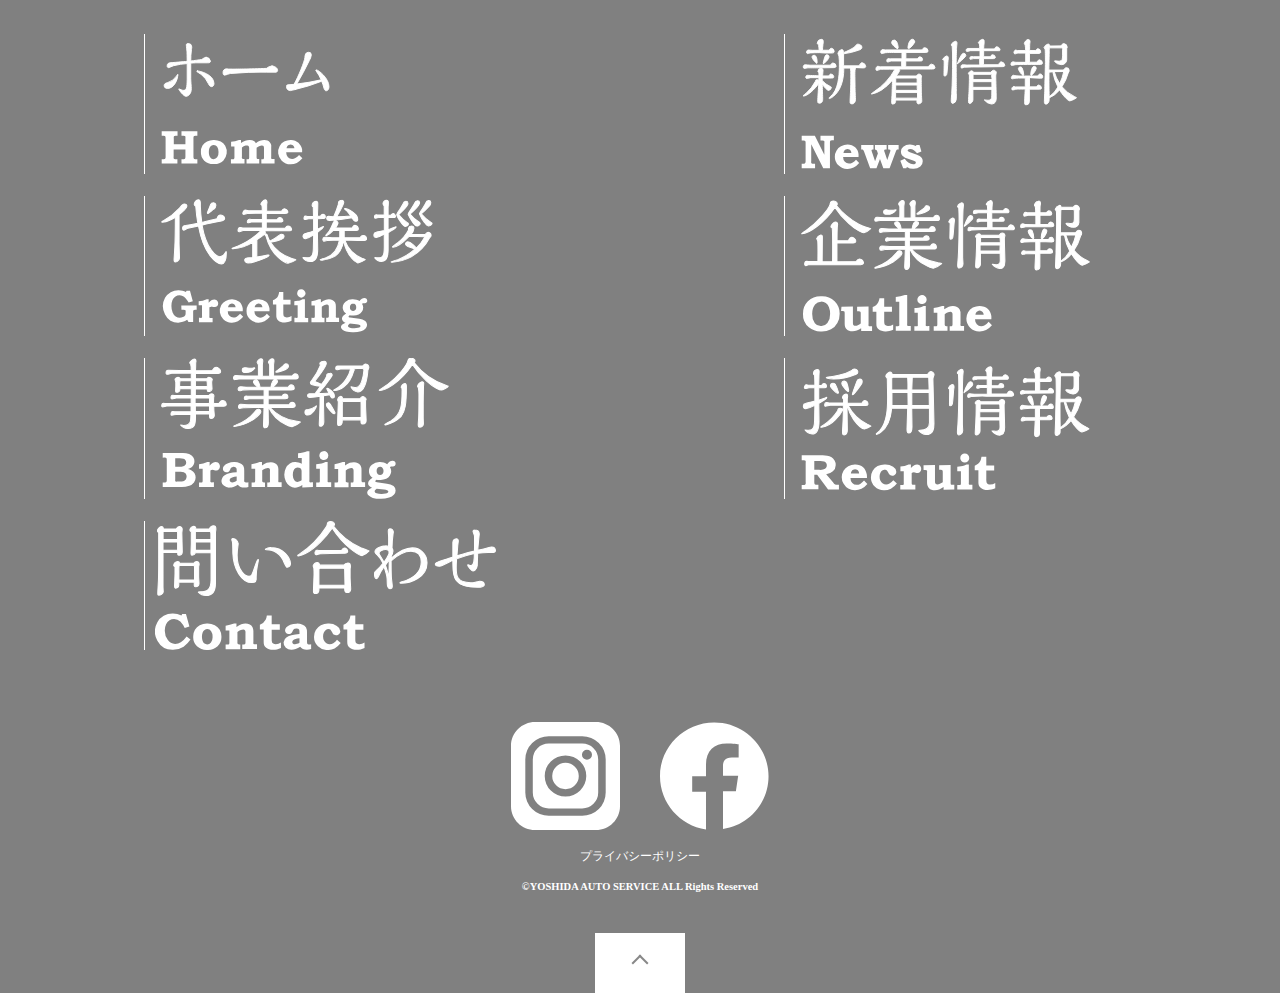
<file: news/news.html>
<!DOCTYPE html>
<html lang="ja">
<head>
    <meta charset="UTF-8">
    <meta name="viewport" content="width=device-width, initial-scale=1.0">
    <title>新着情報詳細</title>
    <link rel="stylesheet" href="/assets/css/style.css">
</head>
<body class="news">
    <div class="hamburger" id="hamburger">
        <a class="hamburger__button" href="#">
            <span></span>
            <span></span>
            <span></span>
        </a>
        <nav class="hamburger__wrap">
            <div class="hamburger__logo">
                <img src="/assets/img/index/yoshida_logo.png" alt="">
            </div>
            <ul class="hamburger__nav">
                <li>
                    <a href="/">ホーム</a>
                </li>
                <li>
                    <a href="../news/detail.html">新着情報</a>
                </li>
                <li>
                    <a href="../greeting/greeting.html">代表挨拶</a>
                </li>
                <li>
                    <a href="../outline/index.html">企業情報</a>
                </li>
                <li>
                    <a href="../branding/branding.html">事業紹介</a>
                </li>
                <li>
                    <a href="../recruit/index.html">採用情報</a>
                </li>
                <li>
                    <a href="../contact/index.html">問い合わせ</a>
                </li>
            </ul>
            <div class="hamburger__sns">
                <img src="/assets/img/index/insta.svg" alt="インスタグラム">
                <img src="/assets/img/index/fasebook.svg" alt="フェイスブック">
            </div>
            <a href="" class="hamburger__privacy">プライバシーポリシー</a>
        </nav>
    </div>
    <hr class="u__line">
    <div class="table inner">
        <h2>
            <img src="/assets/img/news/news_top_03.png" alt="新着情報">
        </h2>

        <ul class="table__ul">
            <li class="table__li">
                <a href="/news/detail.html">
                    <div class="table__img">
                        <img src="/assets/img/news/blog_01.png" alt="">
                    </div>
                    <time>2020年4月18日</time>
                    <h3>コロナウイルス感染拡大防止に関する取り組み</h3>
                    <p>
                        平素よりヨシダオートサービスをご愛顧いただき、誠にありがとうございます。新型コロナウイルスの感染拡大にともない、4月7日に政府から発表された「緊…
                    </p>
                    <div class="readmore">READ MORE</div>
                </a>
            </li>
            <hr class="dot">
            <li>
                <a href="/news/detail.html">
                    <div class="table__img">
                        <img src="/assets/img/news/blog_02.png" alt="">
                    </div>
                    <time>2020年3月16日</time>
                    <h3>新型コロナウイルスに対する当社の対応につ…</h3>
                    <p>
                        はじめに、このたびの新型コロナウイルスに罹患された皆様と、感染拡大により生活に影響を受けられている皆様に、心よりお見舞いを申し上げます。さらな…
                    </p>
                    <div class="readmore">
                        READ MORE
                    </div>
                </a>
            </li>
            <hr class="dot">
            <li>
                <a href="/news/detail.html">
                    <div class="table__img">
                        <img src="/assets/img/news/blog_03.png" alt="">
                    </div>
                    <time>2019年12月123日</time>
                    <h3>年末年始　営業時間変更のお知らせ</h3>
                    <p>
                        日頃よりヨシダオートサービスをご愛顧いただき、誠にありがとうございます。誠に勝手ながら、年末年始につきまして、下記の通り営業時間を変更させてい…
                    </p>
                    <div class="readmore">
                        READ MORE
                    </div>
                </a>
            </li>
            <hr class="dot">
            <li>
                <a href="/news/detail.html">
                    <div class="table__img">
                        <img src="/assets/img/news/blog_04.png" alt="">
                    </div>
                    <time>2019年12月4日</time>
                    <h3>『軽の森 泉大津店』オープンのお知らせ</h3>
                    <p>
                        師走の風が身にしみる今日この頃、みなさまいかがお過ごしでしょうか？この度、ヨシダオートサービス系列店舗『軽の森 泉大津店』をオープンする運びとな…
                    </p>
                    <div class="readmore">
                        READ MORE
                    </div>
                </a>
            </li>
            <hr class="dot">
            <li>
                <a href="/news/detail.html">
                    <div class="table__img">
                        <img src="/assets/img/news/blog_05.png" alt="">
                    </div>
                    <time>2019年11月1日</time>
                    <h3>先輩社員インタビュー第5弾！</h3>
                    <p>
                        みなさん、こんにちは。街の街路樹もほのかに色付き、少しずつ寒くなってきました。ヨシダオートサービス本社前の紅葉も秋を告げ始めていますよ。さて…
                    </p>
                    <div class="readmore">
                        READ MORE
                    </div>
                </a>
            </li>
            <hr class="dot">
        </ul>

        <div class="table__back">
            <a href="/">
                <img src="/assets/img/news/news_foot_06.png" alt="back">
            </a>
        </div>
    </div>

    
        <div class="table__en">
            <img src="/assets/img/news/news__en_03.png" alt="">
        </div>
        <footer class="footer">
            <div class="footer__img">
                <img src="/assets/img/index/yoshida_logo.png" alt="ヨシダオートサービス">
            </div>
            <ul>
                <li>
                    <a href="/">
                        <img src="/assets/img/index/home.svg" alt="ホーム">
                    </a>
                </li>
                <li>
                    <a href="../news/detail.html">
                        <img src="/assets/img/index/shinchakuwhite.svg" alt="新着情報">
                    </a>
                </li>
                <li>
                    <a href="../greeting/greeting.html">
                        <img src="/assets/img/index/aisatuwhite.svg" alt="代表挨拶">
                    </a>
                </li>
                <li>
                    <a href="../outline/index.html">
                        <img src="/assets/img/index/kigyouwhite.svg" alt="企業情報">
                    </a>
                </li>
                <li>
                    <a href="../branding/branding.html">
                        <img src="/assets/img/index/zigyouwhite.svg" alt="事業情報">
                    </a>
                </li>
                <li>
                    <a href="../recruit/index.html">
                        <img src="/assets/img/index/saiyouwhite.svg" alt="採用情報">
                    </a>
                </li>
                <li>
                    <a href="../contact/index.html">
                        <img src="/assets/img/index/contactwhite.svg" alt="問い合わせ">
                    </a>
                </li>
            </ul>
    
            <div class="footer__sns">
                <img src="/assets/img/index/insta.svg" alt="インスタグラム">
                <img src="/assets/img/index/fasebook.svg" alt="フェイスブック">
            </div>
            <a href="">プライバシーポリシー</a>
            <span>&copy;YOSHIDA AUTO SERVICE ALL Rights Reserved</span>
    
            <div class="footer__box">
                <a href="#slide" class="footer__arrow"></a>
            </div>
        </footer>
    
</body>
</html>
</file>
<file: assets/css/style.css>
@charset "UTF-8";
/* http://meyerweb.com/eric/tools/css/reset/ 
   v2.0 | 20110126
   License: none (public domain)
*/
html, body, div, span, applet, object, iframe,
h1, h2, h3, h4, h5, h6, p, blockquote, pre,
a, abbr, acronym, address, big, cite, code,
del, dfn, em, img, ins, kbd, q, s, samp,
small, strike, strong, sub, sup, tt, var,
b, u, i, center,
dl, dt, dd, ol, ul, li,
fieldset, form, label, legend,
table, caption, tbody, tfoot, thead, tr, th, td,
article, aside, canvas, details, embed,
figure, figcaption, footer, header, hgroup,
menu, nav, output, ruby, section, summary,
time, mark, audio, video {
  margin: 0;
  padding: 0;
  border: 0;
  font-size: 100%;
  font: inherit;
  vertical-align: baseline;
}

/* HTML5 display-role reset for older browsers */
article, aside, details, figcaption, figure,
footer, header, hgroup, menu, nav, section {
  display: block;
}

body {
  line-height: 1;
}

ol, ul {
  list-style: none;
}

blockquote, q {
  quotes: none;
}

blockquote:before, blockquote:after,
q:before, q:after {
  content: '';
  content: none;
}

table {
  border-collapse: collapse;
  border-spacing: 0;
}

* {
  -webkit-box-sizing: border-box;
          box-sizing: border-box;
}

body {
  background-image: url(/assets/img/index/bg_paper01.png);
}

hr {
  border: none;
  border-top: 3px #EA5513 solid;
  margin: -2px;
}

.u__line {
  border: none;
  border-top: 11.5px #EA5513 solid;
  margin: -2px;
}

.dot {
  clear: both;
  border-top: 1px dotted black;
  border-right: none;
  border-bottom: none;
  border-left: none;
  padding-bottom: 30px;
}

.inner {
  margin-left: 25px;
  margin-right: 25px;
}

a {
  text-decoration: none;
}

html {
  scroll-behavior: smooth;
}

.footer {
  text-align: center;
  background-color: #808080;
}

.footer__inner {
  max-width: 320px;
  margin: 0 auto;
}

.footer__img {
  padding-top: 60px;
  padding-bottom: 30px;
}

.footer__img img {
  width: 60%;
}

.footer ul {
  position: relative;
  display: -webkit-box;
  display: -ms-flexbox;
  display: flex;
  -ms-flex-wrap: wrap;
      flex-wrap: wrap;
}

.footer ul img {
  width: 55%;
}

.footer li {
  width: 50%;
}

.footer li img {
  padding-left: 10px;
  border-left: 1px solid #ffffff;
}

.footer__sns {
  display: -webkit-box;
  display: -ms-flexbox;
  display: flex;
  -webkit-box-pack: center;
      -ms-flex-pack: center;
          justify-content: center;
  margin-top: 50px;
  margin-bottom: 20px;
}

.footer__sns img {
  width: 8.5%;
  margin-left: 20px;
  margin-right: 20px;
}

.footer a {
  display: block;
  color: #ffffff;
  font-size: 12px;
  font-weight: 550;
  padding-bottom: 20px;
}

.footer span {
  display: block;
  color: #ffffff;
  font-size: 10.5px;
  font-weight: 550;
  padding-bottom: 40px;
}

.footer__box {
  background-color: #ffffff;
  height: 60px;
  width: 90px;
  margin: 0 auto;
}

.footer__box a {
  display: inline-block;
  width: 10px;
  border-top: 2.3px solid #888888;
  border-left: 2.3px solid #888888;
  -webkit-transform: rotate(45deg);
          transform: rotate(45deg);
  margin-top: 24px;
  padding: 5px;
}

.hamburger {
  background-color: #EA5513;
  text-align: center;
  position: fixed;
  bottom: 0;
  width: 100%;
  z-index: 99;
  /*メニューボタン*/
}

.hamburger__button {
  display: none;
}

.hamburger__nav li {
  display: inline-block;
  margin: 0 10px;
}

.hamburger__wrap.open {
  display: block;
}

.hamburger__wrap.close {
  display: none;
}

.hamburger__button {
  display: block;
  cursor: pointer;
  margin-top: 12px;
}

.hamburger__wrap {
  position: fixed;
  left: 0;
  top: 0;
  display: none;
  z-index: 10;
  background-color: #808080;
  width: 100%;
  height: 100%;
}

.hamburger__wrap .hamburger__nav {
  height: 100%;
  position: relative;
  overflow-x: hidden;
  overflow-y: auto;
}

.hamburger__wrap li {
  display: block;
  margin: 1.2em;
  font-family: "Noto Serif JP", serif;
}

.hamburger__wrap li a {
  color: #fff;
  font-size: 25px;
}

.hamburger__sns {
  position: absolute;
  display: -webkit-box;
  display: -ms-flexbox;
  display: flex;
  top: 590px;
  -webkit-box-pack: center;
      -ms-flex-pack: center;
          justify-content: center;
  width: 100%;
}

.hamburger__sns img {
  width: 8.5%;
  margin-left: 10px;
  margin-right: 10px;
}

.hamburger__logo img {
  width: 60%;
  padding-top: 200px;
}

.hamburger__privacy {
  display: block;
  width: 100%;
  position: absolute;
  top: 650px;
  color: #fff;
  font-size: 12px;
  font-weight: 550;
  padding-top: 70px;
  text-decoration: none;
  -webkit-box-pack: center;
      -ms-flex-pack: center;
          justify-content: center;
}

.hamburger__button,
.hamburger__button span {
  display: inline-block;
  -webkit-transition: all 0.4s;
  transition: all 0.4s;
  -webkit-box-sizing: border-box;
          box-sizing: border-box;
}

.hamburger__button {
  z-index: 20;
  position: relative;
  width: 40px;
  height: 36px;
}

.hamburger__button span {
  position: absolute;
  left: 0;
  width: 100%;
  height: 3px;
  background-color: #fff;
}

.hamburger__button span:nth-of-type(1) {
  top: 0;
}

.hamburger__button span:nth-of-type(2) {
  top: 10px;
}

.hamburger__button span:nth-of-type(3) {
  bottom: 13px;
}

.hamburger__button.active {
  width: 20px;
}

.hamburger__button.active span:nth-of-type(1) {
  -webkit-transform: translateY(16px) rotate(-45deg);
  transform: translateY(16px) rotate(-45deg);
}

.hamburger__button.active span:nth-of-type(2) {
  opacity: 0;
}

.hamburger__button.active span:nth-of-type(3) {
  -webkit-transform: translateY(-2px) rotate(45deg);
  transform: translateY(-4px) rotate(45deg);
}

.readmore {
  color: #EA5513;
  font-weight: 900;
  font-size: 13px;
  float: right;
  padding-top: 10px;
  padding-bottom: 40px;
}

.morebtn > span {
  display: inline-block;
  padding-right: 40px;
  position: relative;
  vertical-align: baseline;
  font-size: 13px;
  font-weight: 700;
  -webkit-transition: all .4s linear;
  transition: all .4s linear;
  font-size: 3.5vw;
}

.morebtn > span:after, .morebtn > span:before {
  content: "";
  display: inline-block;
  position: absolute;
  -webkit-transition: all .5s;
  transition: all .5s;
}

.morebtn > span:before {
  width: 15px;
  border-top: 1px solid #000;
  top: 50%;
  right: 10px;
}

.morebtn > span:after {
  width: 7px;
  height: 7px;
  border-bottom: 1px solid #000;
  border-right: 1px solid #000;
  -webkit-transform: rotate(-45deg);
  transform: rotate(-45deg);
  top: 0;
  right: 0;
  bottom: 0;
  margin: auto;
}

.morebtn > span:after, .morebtn > span:before {
  content: "";
  display: inline-block;
  position: absolute;
  -webkit-transition: all .5s;
  transition: all .5s;
}

body.index {
  background-image: url(/assets/img/index/bg_paper01.png);
}

body.index .slide {
  width: 100%;
  height: 730px;
}

body.index .slide__wrap {
  width: 100%;
  list-style-type: none;
  position: relative;
}

body.index .slide__wrap > li {
  opacity: 0;
  position: absolute;
  -webkit-transition: opacity 0.4s ease-in-out;
  transition: opacity 0.4s ease-in-out;
}

body.index .slide__wrap > li.slide__show {
  opacity: 1;
}

body.index .slide__wrap > li > img {
  width: 100%;
  height: auto;
}

body.index .slide__mark {
  position: absolute;
  width: 20%;
  height: auto;
  top: 634px;
  right: 33px;
}

body.index .top {
  position: absolute;
  top: 50%;
  left: 50%;
  -webkit-transform: translate(-50%, -50%);
          transform: translate(-50%, -50%);
  font-size: 64px;
  letter-spacing: 0.05em;
  font-family: 'Arvo', serif;
  font-weight: 700;
  line-height: 0.9em;
  color: #EA5513;
}

body.index .arrow {
  display: block;
  margin: 0 auto;
  width: 14px;
  height: 14px;
  border-bottom: 3px solid #000;
  border-right: 3px solid #000;
  -webkit-transform: rotate(45deg);
          transform: rotate(45deg);
  margin-top: 28px;
  margin-bottom: 40px;
}

body.index .news h2 {
  text-align: center;
  padding-top: 15px;
  padding-bottom: 10px;
}

body.index .news h2 img {
  width: 50%;
}

body.index .news dl {
  border-bottom: dotted 1px #000000;
  position: relative;
}

body.index .news dl:nth-child(4) {
  border: 0;
}

body.index .news time {
  display: block;
  font-size: 10px;
  font-weight: 700;
  padding-bottom: 8px;
  padding-top: 15px;
}

body.index .news dt {
  display: inline-block;
  background-color: #EA5513;
  color: #ffffff;
  font-size: 12px;
  font-weight: 550;
  padding: 3px 5px;
  margin-bottom: 10px;
}

body.index .news dd {
  font-size: 12px;
  line-height: 1.5em;
  font-weight: 600;
  padding-bottom: 15px;
}

body.index .news .readmore_top {
  width: 100%;
  padding-top: 5%;
  background-repeat: no-repeat;
  background-position: 100%;
  background-size: contain;
  background-image: url(/assets/img/index/readmore_03.png);
  -webkit-transition: all .5s ease;
  transition: all .5s ease;
}

body.index .news__list {
  display: block;
  position: relative;
  width: 270px;
  text-align: center;
  text-decoration: none;
  color: #1B1B1B;
  border: 1px solid #1B1B1B;
  margin: 20px auto;
  margin-bottom: 140px;
  background-color: transparent;
  padding: 6px 40px;
}

body.index .news__list a {
  text-decoration: none;
  color: #000000;
  width: 200px;
}

body.index .news .morebtn > span {
  display: inline-block;
  padding-right: 40px;
  position: relative;
  vertical-align: baseline;
  font-size: 13px;
  font-weight: 700;
  -webkit-transition: all .4s linear;
  transition: all .4s linear;
  font-size: 3.5vw;
}

body.index .news .morebtn > span:after, body.index .news .morebtn > span:before {
  content: "";
  display: inline-block;
  position: absolute;
  -webkit-transition: all .5s;
  transition: all .5s;
}

body.index .news .morebtn > span:before {
  width: 15px;
  border-top: 1px solid #000;
  top: 50%;
  right: 10px;
}

body.index .news .morebtn > span:after {
  width: 7px;
  height: 7px;
  border-bottom: 1px solid #000;
  border-right: 1px solid #000;
  -webkit-transform: rotate(-45deg);
  transform: rotate(-45deg);
  top: 0;
  right: 0;
  bottom: 0;
  margin: auto;
}

body.index .news .morebtn > span:after, body.index .news .morebtn > span:before {
  content: "";
  display: inline-block;
  position: absolute;
  -webkit-transition: all .5s;
  transition: all .5s;
}

body.index .news__img img {
  position: relative;
  width: 79%;
}

body.index .news__en {
  top: 20px;
}

body.index .news__en img {
  position: absolute;
  width: 50%;
  right: 0;
  bottom: -825px;
}

body.index .greeting__wrap {
  background: -webkit-gradient(linear, left top, right top, from(#F8DDC5), color-stop(50%, #F8DDC5), color-stop(50%, transparent), to(transparent));
  background: linear-gradient(90deg, #F8DDC5 0%, #F8DDC5 50%, transparent 50%, transparent 100%);
  -webkit-box-pack: center;
      -ms-flex-pack: center;
          justify-content: center;
  -webkit-box-align: center;
      -ms-flex-align: center;
          align-items: center;
  width: 100%;
  height: 415px;
}

body.index .greeting__list {
  display: block;
  position: relative;
  width: 270px;
  text-align: center;
  text-decoration: none;
  color: #1B1B1B;
  border: 1px solid #1B1B1B;
  margin: 20px auto;
  margin-bottom: 140px;
  background-color: transparent;
  padding: 6px 40px;
}

body.index .greeting__list a {
  text-decoration: none;
  color: #000000;
  width: 200px;
}

body.index .greeting img {
  width: 90%;
}

body.index .greeting h2 {
  width: 52%;
  padding-top: 50px;
}

body.index .greeting h5 {
  width: 20%;
  padding-top: 5px;
}

body.index .greeting p {
  font-size: 12.5px;
  font-weight: 550;
  line-height: 2.1em;
  letter-spacing: 0.1em;
  padding-top: 20px;
}

body.index .greeting__en img {
  padding-top: 60px;
  width: 70%;
}

body.index .outline {
  position: relative;
}

body.index .outline h2 {
  text-align: center;
  padding-top: 35px;
  padding-bottom: 20px;
}

body.index .outline h2 img {
  width: 42%;
}

body.index .outline dl {
  font-size: 12px;
  font-weight: 600;
}

body.index .outline dt {
  float: left;
  width: 70px;
}

body.index .outline dd {
  margin-left: 80px;
  padding-bottom: 10px;
}

body.index .outline__img {
  margin-top: 65px;
  background: -webkit-gradient(linear, left top, right top, from(#F8DDC5), color-stop(90%, #F8DDC5), color-stop(50%, transparent), to(transparent));
  background: linear-gradient(90deg, #F8DDC5 0%, #F8DDC5 90%, transparent 50%, transparent 100%);
  height: 343px;
}

body.index .outline__img img {
  width: 70.5%;
  float: right;
  padding-top: 50px;
}

body.index .outline__en {
  top: 20px;
}

body.index .outline__en img {
  position: absolute;
  width: 70%;
  bottom: 1px;
}

body.index .outline__list {
  display: block;
  position: relative;
  width: 270px;
  text-align: center;
  text-decoration: none;
  color: #1B1B1B;
  border: 1px solid #1B1B1B;
  margin: 20px auto;
  margin-bottom: 140px;
  background-color: transparent;
  padding: 6px 40px;
}

body.index .outline__list a {
  text-decoration: none;
  color: #000000;
  width: 200px;
}

body.index .branding__book img {
  padding-top: 2px;
  width: 90%;
  float: right;
}

body.index .branding__bg {
  background: -webkit-gradient(linear, left top, right top, from(#F8DDC5), color-stop(75%, #F8DDC5), color-stop(25%, transparent), to(transparent));
  background: linear-gradient(90deg, #F8DDC5 0%, #F8DDC5 75%, transparent 25%, transparent 100%);
}

body.index .branding h2 {
  padding-bottom: 20px;
}

body.index .branding h2 img {
  padding-top: 70px;
  width: 52%;
}

body.index .branding__page img {
  width: 100%;
}

body.index .branding ul {
  display: -webkit-box;
  display: -ms-flexbox;
  display: flex;
}

body.index .branding__li {
  width: 31%;
}

body.index .branding li p {
  font-size: 12px;
  line-height: 1.5em;
  font-weight: 600;
  padding-bottom: 5px;
}

body.index .branding li:nth-child(1) {
  padding-top: 20px;
}

body.index .branding li:nth-child(1) img {
  width: 125%;
}

body.index .branding li:nth-child(2) {
  padding-left: 60px;
  padding-top: 20px;
  width: 60%;
}

body.index .branding__list {
  display: block;
  position: relative;
  width: 270px;
  text-align: center;
  text-decoration: none;
  color: #1B1B1B;
  border: 1px solid #1B1B1B;
  margin: 20px auto;
  margin-bottom: 140px;
  background-color: transparent;
  padding: 6px 40px;
}

body.index .branding__list a {
  text-decoration: none;
  color: #000000;
  width: 200px;
}

body.index .branding__en {
  position: relative;
  top: 20px;
}

body.index .branding__en img {
  position: absolute;
  width: 75%;
  right: 0px;
  bottom: 20px;
}

body.index .recruit__img {
  text-align: right;
}

body.index .recruit__img img {
  width: 80%;
  padding-top: 2px;
}

body.index .recruit h2 img {
  padding-top: 25px;
  width: 53%;
}

body.index .recruit p {
  padding-top: 20px;
  padding-bottom: 20px;
  font-size: 13px;
  letter-spacing: 0.12em;
  font-weight: 550;
  line-height: 1.5em;
}

body.index .recruit ul {
  display: -webkit-box;
  display: -ms-flexbox;
  display: flex;
  text-align: center;
}

body.index .recruit ul img {
  width: 90%;
}

body.index .recruit__en {
  position: relative;
  top: 20px;
}

body.index .recruit__en img {
  position: absolute;
  width: 75%;
  right: 0px;
  bottom: 20px;
}

.branding h3 {
  margin-bottom: 70px;
}

.branding h3 img {
  width: 100%;
}

.branding .bra__service img {
  width: 100%;
  margin-bottom: 20px;
}

.branding .bra__service p {
  font-size: 12.5px;
  line-height: 1.5em;
  letter-spacing: 0.05em;
  font-weight: 550;
  margin-bottom: 40px;
}

.branding .bra__imgtenpo {
  text-align: center;
}

.branding .bra__imgtenpo img {
  width: 70%;
  margin-bottom: 20px;
}

.branding .bra .bra__ul {
  position: relative;
}

.branding .bra .bra__ul .kuruma::after {
  right: 0;
  top: 15px;
  width: 25vw;
  border-top: 2px solid #ea5514;
  border-right: 2px solid #ea5514;
  content: "";
  height: 95%;
  position: absolute;
  z-index: 0;
}

.branding .bra .bra__ul li {
  position: relative;
  margin-bottom: 40px;
}

.branding .bra .bra__ul li:last-child {
  margin-bottom: 100px;
}

.branding .bra .bra__ul li::after {
  right: 0;
  top: 15px;
  width: 38vw;
  border-top: 2px solid #ea5514;
  border-right: 2px solid #ea5514;
  content: "";
  height: 95%;
  position: absolute;
  z-index: 0;
}

.branding .bra .bra__ul li p {
  margin: 0 auto;
  width: 270px;
  font-size: 12.5px;
  line-height: 1.5em;
  letter-spacing: 0.05em;
  font-weight: 550;
  margin-bottom: 10px;
}

.branding .bra .bra__ul a {
  position: relative;
  display: block;
  width: 100%;
  height: 320px;
  color: black;
  border-bottom: 2px solid #EA5513;
  padding: 50px 0px;
}

.branding .bra .bra__ul a::before {
  content: "";
  position: absolute;
  left: 0;
  top: 15px;
  width: 4vw;
  height: 96%;
  border-top: 2px solid #ea5514;
  border-left: 2px solid #ea5514;
  -webkit-box-sizing: border-box;
          box-sizing: border-box;
}

.branding .bra .bra__ul a h4 {
  position: absolute;
  left: 40px;
  top: 0;
}

.branding .bra .bra__ul a h4 img {
  width: 90%;
}

.branding .bra__domain h3 {
  margin-bottom: 30px;
}

.branding .bra__domain p {
  font-size: 12.5px;
  line-height: 1.5em;
  font-weight: 550;
  margin-bottom: 30px;
}

.branding .bra__domain_img img {
  width: 100%;
  margin-bottom: 60px;
}

.branding .bra__shops h3 {
  margin-bottom: 20px;
}

.branding .bra__shops p {
  font-size: 12.5px;
  line-height: 1.5em;
  font-weight: 550;
  margin-bottom: 30px;
  letter-spacing: 0.05em;
}

.branding .bra__shops_ul #open {
  font-size: 22px;
  padding: 10px 20px 10px;
}

.branding .bra__shops_ul #open::before {
  right: 5vw;
  bottom: 7px;
  content: "";
  display: inline-block;
  width: 8px;
  height: 1px;
  background-color: #000;
  position: absolute;
  top: 0;
  -webkit-transform: rotate(45deg);
  transform: rotate(45deg);
  right: 5%;
  margin: auto;
  z-index: 1;
}

.branding .bra__shops_ul #open::after {
  right: 5vw;
  top: 3px;
  -webkit-transform: rotate(-45deg);
  transform: rotate(-45deg);
  content: "";
  display: inline-block;
  width: 8px;
  height: 1px;
  background-color: #000;
  position: absolute;
  bottom: 0;
  right: 5%;
  margin: auto;
  z-index: 1;
}

.branding .bra__shops_ul #mask {
  background-color: rgba(0, 0, 0, 0.4);
  position: fixed;
  top: 0;
  bottom: 0;
  left: 0;
  right: 0;
}

.branding .bra__shops_ul #modal {
  background-image: url(/assets/img/index/bg_paper01.png);
  width: 330px;
  height: 330px;
  position: absolute;
  top: 40px;
  left: 0;
  right: 0;
  margin: 0 auto;
  -webkit-transition: -webkit-transform 0.01s;
  transition: -webkit-transform 0.01s;
  transition: transform 0.01s;
  transition: transform 0.01s, -webkit-transform 0.01s;
  z-index: 99;
}

.branding .bra__shops_ul #modal h3 {
  font-size: 11px;
  margin-top: 30px;
}

.branding .bra__shops_ul #mask.hidden {
  display: none;
}

.branding .bra__shops_ul #modal.hidden {
  -webkit-transform: translate(-500px, -500px);
          transform: translate(-500px, -500px);
}

.branding .bra__shops_ul .modal__flex {
  display: -webkit-box;
  display: -ms-flexbox;
  display: flex;
}

.branding .bra__shops_ul .modal__flex_1 img {
  padding-top: 10px;
  padding-right: 10px;
  width: 100%;
}

.branding .bra__shops_ul .modal__inner {
  padding: 0 20px;
}

.branding .bra__shops_ul .modal__inner p {
  margin: 0;
}

.branding .bra__shops_ul .btn__flex {
  position: relative;
  display: -webkit-box;
  display: -ms-flexbox;
  display: flex;
}

.branding .bra__shops_ul li {
  position: relative;
  border-bottom: 1px dotted #000000;
}

.branding .bra__shops_ul li:last-child {
  margin-bottom: 120px;
}

.branding .bra__shops_ul a {
  display: block;
  color: #000000;
  font-size: 22px;
  padding: 10px 20px 10px;
}

.branding .bra__shops_ul a::before {
  right: 5vw;
  bottom: 7px;
  content: "";
  display: inline-block;
  width: 8px;
  height: 1px;
  background-color: #000;
  position: absolute;
  top: 0;
  -webkit-transform: rotate(45deg);
  transform: rotate(45deg);
  right: 5%;
  margin: auto;
  z-index: 1;
}

.branding .bra__shops_ul a::after {
  right: 5vw;
  top: 3px;
  -webkit-transform: rotate(-45deg);
  transform: rotate(-45deg);
  content: "";
  display: inline-block;
  width: 8px;
  height: 1px;
  background-color: #000;
  position: absolute;
  bottom: 0;
  right: 5%;
  margin: auto;
  z-index: 1;
}

.branding .kurumaryuutuu {
  width: 210px;
  padding-right: 20px;
}

.branding .sensya {
  width: 160px;
  padding-right: 20px;
}

.branding .picars {
  width: 120px;
}

.branding .table__back img {
  width: 100%;
  margin-bottom: 40px;
}

.branding .table__en img {
  width: 80%;
  float: right;
}

.branding .footer {
  clear: both;
}

.contact .con__flex {
  display: -webkit-box;
  display: -ms-flexbox;
  display: flex;
}

.contact .con__flex img {
  width: 100%;
  margin-top: 130px;
  margin-bottom: 70px;
}

.contact .con__btn {
  margin-bottom: 50px;
}

.contact .con .table__back img {
  width: 100%;
}

.contact .con .modalbtn {
  border: 1px solid #000000;
  display: block;
  position: relative;
  width: 320px;
  text-align: center;
  text-decoration: none;
  color: #1B1B1B;
  border: 1px solid #1B1B1B;
  margin: 0 auto;
  background-color: transparent;
  padding: 10px 50px;
}

.contact .con .modalbtn a {
  text-decoration: none;
  color: #000000;
  font-weight: 600;
}

.contact .con .modalbtn a::after {
  width: 7px;
  height: 7px;
  border-bottom: 1px solid #000;
  border-right: 1px solid #000;
  -webkit-transform: rotate(-45deg);
  transform: rotate(-45deg);
  top: 0;
  right: 40px;
  bottom: 0;
  margin: auto;
  content: "";
  display: inline-block;
  position: absolute;
}

.contact .con .modalbtn span::before {
  content: "";
  display: inline-block;
  position: absolute;
  -webkit-transition: all .5s;
  transition: all .5s;
  width: 15px;
  border-top: 1px solid #000;
  top: 50%;
  right: 50px;
}

.contact .con dt {
  font-size: 12px;
  font-weight: 550;
  margin-bottom: 10px;
}

.contact .con dl {
  padding-bottom: 40px;
  margin-bottom: 30px;
  border-bottom: 2px dotted #808080;
}

.contact .con dl:nth-last-child(1) {
  border: none;
}

.contact .con .gre__en {
  width: 70%;
  float: right;
}

.contact .con .table__back {
  margin-bottom: 120px;
}

.contact .footer {
  clear: both;
}

.gretting h3 {
  margin-bottom: 50px;
}

.gretting h3 img {
  width: 88%;
}

.gretting .gre h2 {
  margin-bottom: 25px;
}

.gretting .gre img {
  width: 100%;
}

.gretting .gre__img {
  margin: 0 auto 25px;
  width: 85%;
}

.gretting .gre__content span {
  font-size: 18px;
  font-weight: 600;
  display: block;
  padding-bottom: 15px;
}

.gretting .gre__content p {
  font-size: 11.3px;
  font-weight: 550;
  letter-spacing: 0.01em;
}

.gretting .gre__content p:nth-child(2) {
  margin-bottom: 10px;
  line-height: 1.8em;
}

.gretting .gre__content p:nth-child(3) {
  font-size: 14px;
  padding-bottom: 7px;
}

.gretting .gre__content p:nth-child(4) {
  font-size: 12.5px;
  padding-bottom: 50px;
}

.gretting .gre__people {
  padding-bottom: 20px;
}

.gretting .gre ul {
  padding-bottom: 25px;
}

.gretting .gre ul img {
  margin-bottom: 30px;
}

.gretting .gre ul span {
  display: block;
  padding-bottom: 50px;
  font-size: 12.5px;
  font-weight: 550;
  line-height: 2em;
}

.gretting .gre__en {
  text-align: right;
}

.gretting .gre__en img {
  width: 90%;
}

.gretting .table__back {
  padding-bottom: 50px;
}

body.news {
  background-image: url(/assets/img/index/bg_paper01.png);
}

body.news .table__img {
  text-align: center;
  padding-top: 40px;
  padding-bottom: 10px;
}

body.news .table__img img {
  width: 100%;
}

body.news .table__back {
  padding-top: 130px;
}

body.news .table__back img {
  width: 100%;
}

body.news .table__en {
  padding-top: 80px;
  padding-bottom: 55px;
}

body.news .table__en img {
  float: right;
  width: 55%;
}

body.news h2 {
  padding-top: 90px;
  text-align: center;
}

body.news h2 img {
  width: 98%;
}

body.news time {
  font-size: 10px;
  color: black;
  font-weight: 550;
}

body.news h3 {
  font-size: 15px;
  color: black;
  font-weight: 550;
  padding-top: 10px;
  padding-bottom: 15px;
}

body.news p {
  font-size: 12px;
  letter-spacing: 0.1em;
  font-weight: 550;
  color: black;
  line-height: 1.4em;
}

body.slick .slick__wrap {
  max-width: 796px;
  margin: 0 auto;
  padding-top: 40px;
}

body.slick .slick__wrap img {
  width: 100%;
  height: 495px;
}

body.slick .slick__wrap p {
  font-size: 10px;
  letter-spacing: 0.38em;
  padding-bottom: 15px;
}

body.slick .slick__wrap h1 {
  font-size: 25px;
  letter-spacing: 0.45em;
  padding-bottom: 40px;
}

body.slick .single-item {
  text-align: center;
}

body.slick .single-item li {
  padding-bottom: 30px;
}

body.slick span {
  border-bottom: 1px solid;
  padding-bottom: 1px;
  font-size: 12px;
}

.outline h3 img {
  width: 70%;
  padding-bottom: 17px;
}

.outline .out__btn {
  background-color: #EA5514;
  margin: 0 auto;
  display: block;
  border: 1.2px solid #ffffff;
  padding: 6px 60px;
}

.outline .out__btn a {
  color: #ffffff;
  font-weight: 600;
}

.outline .out__box {
  width: 300px;
  margin: 0 auto 55px;
  background-color: #EA5513;
  text-align: center;
  padding-bottom: 15px;
}

.outline .out__box img {
  padding-top: 20px;
  padding-bottom: 10px;
  width: 40%;
}

.outline .out__corporate_box {
  margin-bottom: 20px;
}

.outline .out__corporate img {
  width: 100%;
  margin-bottom: 30px;
}

.outline .out__corporate dl {
  display: -webkit-box;
  display: -ms-flexbox;
  display: flex;
  padding-bottom: 10px;
  font-size: 13px;
  font-weight: 550;
  -ms-flex-wrap: wrap;
      flex-wrap: wrap;
  line-height: 1.6em;
}

.outline .out__corporate dt {
  width: 30%;
}

.outline .out__corporate dd {
  width: 70%;
}

.outline .out__corporate iframe {
  margin-bottom: 80px;
}

.outline .out__history img {
  width: 100%;
  margin-bottom: 30px;
}

.outline .out__history p {
  font-size: 12px;
  line-height: 1.5em;
  font-weight: 550;
  margin-bottom: 40px;
}

.outline .out__history th {
  font-size: 13px;
  font-weight: 550;
  color: #EA5513;
  line-height: 1em;
  position: relative;
}

.outline .out__history th::after {
  content: "";
  width: 5px;
  height: 70%;
  margin: 0 auto;
  background-color: #000;
  border-radius: 1px;
  position: absolute;
  top: 21px;
  left: 53%;
  -webkit-transform: translateX(-50%);
  transform: translateX(-50%);
}

.outline .out__history td {
  font-size: 13px;
}

.outline .out__history .month {
  width: 35px;
  margin-left: 5px;
  text-align: right;
}

.outline .out__history .txt {
  line-height: 1.4em;
  width: 200px;
}

.outline .out__history_box {
  margin-bottom: 5vw;
  width: 100%;
}

.outline .out__chart img {
  width: 90%;
  margin-bottom: 70px;
}

.outline .table__back img {
  width: 100%;
  margin-bottom: 40px;
}

.outline .table__en img {
  width: 80%;
  float: right;
}

.outline .footer {
  clear: both;
}

.recruit .top_logo {
  margin-bottom: 60px;
}

.recruit .top_logo img {
  width: 80%;
}

.recruit .rec img {
  width: 100%;
}

.recruit .rec__recruit h2 {
  margin-bottom: 40px;
}

.recruit .rec__recruit ul {
  display: -webkit-box;
  display: -ms-flexbox;
  display: flex;
  -ms-flex-wrap: wrap;
      flex-wrap: wrap;
  margin-bottom: 55px;
}

.recruit .rec__recruit li {
  width: calc(100% / 3);
}

.recruit .rec__box_items h4 {
  margin-bottom: 18px;
  margin-top: 75px;
}

.recruit .rec__box_img {
  margin-bottom: 20px;
}

.recruit .rec__working img {
  margin-top: 100px;
  margin-bottom: 30px;
}

.recruit .rec__working iframe {
  margin-bottom: 90px;
}

.recruit .rec__careers img {
  margin-bottom: 30px;
}

.recruit .rec__careers dl {
  border: 1px dotted #000000;
  font-size: 13px;
  margin-bottom: 90px;
}

.recruit .rec__careers dt {
  background-color: #EA5513;
  color: #ffffff;
  padding: 10px 15px 10px;
}

.recruit .rec__careers dd {
  padding: 20px;
  line-height: 1.5em;
  font-weight: 550;
}

.recruit .rec__entry p {
  font-size: 12.5px;
  line-height: 1.5em;
  margin-bottom: 15px;
}

.recruit .rec__entry a {
  color: #EA5513;
}

.recruit .rec__entry h4 {
  margin-bottom: 25px;
}

.recruit .rec__entry li {
  margin: 0 auto;
  width: 80%;
  margin-bottom: 25px;
}

.recruit .rec__entry li:last-child {
  margin-bottom: 70px;
}

.recruit .table__back {
  text-align: center;
  margin-bottom: 40px;
}

.recruit .table__back img {
  width: 90%;
}

.recruit .gre__en img {
  float: right;
  width: 75%;
}

.recruit .footer {
  clear: both;
}

.recruit #acMenu dt {
  margin-top: 8px;
  display: block;
  cursor: pointer;
}

.recruit #acMenu dd {
  font-weight: 550;
  font-size: 12.5px;
  display: none;
  margin-top: 10px;
  line-height: 1.5em;
  letter-spacing: 0.05em;
}

.detail {
  background-image: url(/assets/img/index/bg_paper01.png);
}

.detail .table__img {
  text-align: center;
  padding-top: 35px;
  padding-bottom: 10px;
}

.detail .table__img img {
  width: 100%;
}

.detail .table__back {
  padding-top: 130px;
}

.detail .table__back img {
  width: 100%;
}

.detail .table__en {
  padding-top: 80px;
  padding-bottom: 53px;
}

.detail .table__en img {
  float: right;
  width: 55%;
}

.detail .table__li img {
  width: 100%;
  padding-bottom: 15px;
}

.detail h2 {
  padding-top: 80px;
  text-align: center;
}

.detail h2 img {
  width: 98%;
}

.detail time {
  font-size: 10px;
  color: black;
  font-weight: 550;
}

.detail h3 {
  font-size: 18.5px;
  letter-spacing: 0.05em;
  line-height: 1.5em;
  color: black;
  font-weight: 550;
  padding-top: 10px;
  padding-bottom: 30px;
}

.detail p {
  font-size: 12.5px;
  letter-spacing: 0.08em;
  font-weight: 550;
  color: black;
  line-height: 2.2em;
  padding-bottom: 50px;
}

.form .fom__flex {
  display: -webkit-box;
  display: -ms-flexbox;
  display: flex;
}

.form .fom__flex img {
  width: 100%;
  margin-top: 130px;
  margin-bottom: 70px;
}

.form .fom__list {
  width: 100%;
  display: block;
  position: relative;
  width: 270px;
  text-align: center;
  text-decoration: none;
  color: #1B1B1B;
  border: 1px solid #1B1B1B;
  margin: 20px auto;
  margin-bottom: 56px;
  background-color: transparent;
  padding: 6px;
}

.form .fom__list a {
  text-decoration: none;
  color: #000000;
  width: 200px;
}

.form .fom__list span {
  font-size: 16px;
}

.form .fom__form_p {
  font-size: 12px;
  letter-spacing: 0.07em;
  font-weight: 550;
  padding-bottom: 15px;
  border-bottom: 1px dotted #888888;
}

.form .fom__post {
  border-bottom: 1px dotted #888888;
  font-weight: 550;
  padding-bottom: 10px;
  padding-top: 30px;
}

.form .fom__post:nth-child(n+14) {
  border: none;
}

.form .fom__post input {
  width: 320px;
  height: 40px;
}

.form .fom__post textarea {
  width: 320px;
  height: 140px;
}

.form .fom__post .privacy {
  display: -webkit-box;
  display: -ms-flexbox;
  display: flex;
  font-size: 13px;
  margin: 0 auto;
  width: 300px;
  margin-bottom: 50px;
}

.form .fom__post .privacy input {
  width: 20px;
  height: 20px;
  margin-right: 10px;
}

.form .fom__post .hensin input {
  width: 20px;
  height: 20px;
}

.form .fom__post .hensin input tel::before {
  content: "";
  width: 20px;
  height: 20px;
  border: 1px solid #e95412;
  -webkit-box-sizing: border-box;
          box-sizing: border-box;
  position: absolute;
  top: 50%;
  left: 0;
  -webkit-transform: translateY(-50%);
  transform: translateY(-50%);
}

.form .fom__post .yubin {
  position: relative;
}

.form .fom__post .yubin input {
  width: 170px;
  height: 40px;
  border: 1px solid #888888;
}

.form .fom__post .yubin button {
  position: absolute;
  top: 5px;
}

.form .fom__post span {
  color: #EA5513;
  margin-left: 10px;
}

.form .fom__post a {
  color: #EA5513;
}

.form .fom__post_title {
  padding-bottom: 20px;
}

.form .fom__post_button {
  background-color: #EA5513;
  color: #ffffff;
  font-size: 13px;
  font-weight: 550;
  border: none;
  padding: 4px 10px;
  margin-left: 20px;
}

.form .fom .gre__en {
  width: 70%;
  float: right;
}

.form .fom .table__back {
  margin-bottom: 120px;
}

.form .fom .table__back img {
  width: 100%;
}

.form .fom .footer {
  clear: both;
}
/*# sourceMappingURL=style.css.map */
</file>
<file: assets/css/modaal.min.css>
/*!
	Modaal - accessible modals - v0.4.4
	by Humaan, for all humans.
	http://humaan.com
 */.modaal-noscroll{overflow:hidden}.modaal-accessible-hide{position:absolute!important;clip:rect(1px 1px 1px 1px);clip:rect(1px,1px,1px,1px);padding:0!important;border:0!important;height:1px!important;width:1px!important;overflow:hidden}.modaal-overlay{position:fixed;top:0;left:0;width:100%;height:100%;z-index:999;opacity:0}.modaal-wrapper{display:block;position:fixed;top:0;left:0;width:100%;height:100%;z-index:9999;overflow:auto;opacity:1;box-sizing:border-box;-webkit-overflow-scrolling:touch;-webkit-transition:all .3s ease-in-out;transition:all .3s ease-in-out}.modaal-wrapper *{box-sizing:border-box;-webkit-font-smoothing:antialiased;-moz-osx-font-smoothing:grayscale;-webkit-backface-visibility:hidden}.modaal-wrapper .modaal-close{border:none;background:0 0;padding:0;-webkit-appearance:none}.modaal-wrapper.modaal-start_none{display:none;opacity:1}.modaal-wrapper.modaal-start_fade{opacity:0}.modaal-wrapper [tabindex="0"]{outline:0!important}.modaal-wrapper.modaal-fullscreen{overflow:hidden}.modaal-outer-wrapper{display:table;position:relative;width:100%;height:100%}.modaal-fullscreen .modaal-outer-wrapper{display:block}.modaal-inner-wrapper{display:table-cell;width:100%;height:100%;position:relative;vertical-align:middle;text-align:center;padding:80px 25px}.modaal-fullscreen .modaal-inner-wrapper{padding:0;display:block;vertical-align:top}.modaal-container{position:relative;display:inline-block;width:100%;margin:auto;text-align:left;color:#000;max-width:1000px;border-radius:0;background:#fff;box-shadow:0 4px 15px rgba(0,0,0,.2);cursor:auto}.modaal-container.is_loading{height:100px;width:100px;overflow:hidden}.modaal-fullscreen .modaal-container{max-width:none;height:100%;overflow:auto}.modaal-close{position:fixed;right:20px;top:20px;color:#fff;cursor:pointer;opacity:1;width:50px;height:50px;background:rgba(0,0,0,0);border-radius:100%;-webkit-transition:all .2s ease-in-out;transition:all .2s ease-in-out}.modaal-close:focus,.modaal-close:hover{outline:0;background:#fff}.modaal-close:focus:after,.modaal-close:focus:before,.modaal-close:hover:after,.modaal-close:hover:before{background:#b93d0c}.modaal-close span{position:absolute!important;clip:rect(1px 1px 1px 1px);clip:rect(1px,1px,1px,1px);padding:0!important;border:0!important;height:1px!important;width:1px!important;overflow:hidden}.modaal-close:after,.modaal-close:before{display:block;content:" ";position:absolute;top:14px;left:23px;width:4px;height:22px;border-radius:4px;background:#fff;-webkit-transition:background .2s ease-in-out;transition:background .2s ease-in-out}.modaal-close:before{-webkit-transform:rotate(-45deg);-ms-transform:rotate(-45deg);transform:rotate(-45deg)}.modaal-close:after{-webkit-transform:rotate(45deg);-ms-transform:rotate(45deg);transform:rotate(45deg)}.modaal-fullscreen .modaal-close{background:#afb7bc;right:10px;top:10px}.modaal-content-container{padding:30px}.modaal-confirm-wrap{padding:30px 0 0;text-align:center;font-size:0}.modaal-confirm-btn{font-size:14px;display:inline-block;margin:0 10px;vertical-align:middle;cursor:pointer;border:none;background:0 0}.modaal-confirm-btn.modaal-ok{padding:10px 15px;color:#fff;background:#555;border-radius:3px;-webkit-transition:background .2s ease-in-out;transition:background .2s ease-in-out}.modaal-confirm-btn.modaal-ok:hover{background:#2f2f2f}.modaal-confirm-btn.modaal-cancel{text-decoration:underline}.modaal-confirm-btn.modaal-cancel:hover{text-decoration:none;color:#2f2f2f}.modaal-instagram .modaal-container{width:auto;background:0 0;box-shadow:none!important}.modaal-instagram .modaal-content-container{padding:0;background:0 0}.modaal-instagram .modaal-content-container>blockquote{width:1px!important;height:1px!important;opacity:0!important}.modaal-instagram iframe{opacity:0;margin:-6px!important;border-radius:0!important;width:1000px!important;max-width:800px!important;box-shadow:none!important;-webkit-animation:instaReveal 1s linear forwards;animation:instaReveal 1s linear forwards}.modaal-image .modaal-inner-wrapper{padding-left:140px;padding-right:140px}.modaal-image .modaal-container{width:auto;max-width:100%}.modaal-gallery-wrap{position:relative;color:#fff}.modaal-gallery-item{display:none}.modaal-gallery-item img{display:block}.modaal-gallery-item.is_active{display:block}.modaal-gallery-label{position:absolute;left:0;width:100%;margin:20px 0 0;font-size:18px;text-align:center;color:#fff}.modaal-gallery-label:focus{outline:0}.modaal-gallery-control{position:absolute;top:50%;-webkit-transform:translateY(-50%);-ms-transform:translateY(-50%);transform:translateY(-50%);opacity:1;cursor:pointer;color:#fff;width:50px;height:50px;background:rgba(0,0,0,0);border:none;border-radius:100%;-webkit-transition:all .2s ease-in-out;transition:all .2s ease-in-out}.modaal-gallery-control.is_hidden{opacity:0;cursor:default}.modaal-gallery-control:focus,.modaal-gallery-control:hover{outline:0;background:#fff}.modaal-gallery-control:focus:after,.modaal-gallery-control:focus:before,.modaal-gallery-control:hover:after,.modaal-gallery-control:hover:before{background:#afb7bc}.modaal-gallery-control span{position:absolute!important;clip:rect(1px 1px 1px 1px);clip:rect(1px,1px,1px,1px);padding:0!important;border:0!important;height:1px!important;width:1px!important;overflow:hidden}.modaal-gallery-control:after,.modaal-gallery-control:before{display:block;content:" ";position:absolute;top:16px;left:25px;width:4px;height:18px;border-radius:4px;background:#fff;-webkit-transition:background .2s ease-in-out;transition:background .2s ease-in-out}.modaal-gallery-control:before{margin:-5px 0 0;-webkit-transform:rotate(-45deg);-ms-transform:rotate(-45deg);transform:rotate(-45deg)}.modaal-gallery-control:after{margin:5px 0 0;-webkit-transform:rotate(45deg);-ms-transform:rotate(45deg);transform:rotate(45deg)}.modaal-gallery-next-inner{left:100%;margin-left:40px}.modaal-gallery-next-outer{right:45px}.modaal-gallery-prev:after,.modaal-gallery-prev:before{left:22px}.modaal-gallery-prev:before{margin:5px 0 0;-webkit-transform:rotate(-45deg);-ms-transform:rotate(-45deg);transform:rotate(-45deg)}.modaal-gallery-prev:after{margin:-5px 0 0;-webkit-transform:rotate(45deg);-ms-transform:rotate(45deg);transform:rotate(45deg)}.modaal-gallery-prev-inner{right:100%;margin-right:40px}.modaal-gallery-prev-outer{left:45px}.modaal-video-wrap{margin:auto 50px;position:relative}.modaal-video-container{position:relative;padding-bottom:56.25%;height:0;overflow:hidden;max-width:100%;box-shadow:0 0 10px rgba(0,0,0,.3);background:#000;max-width:1300px;margin-left:auto;margin-right:auto}.modaal-video-container embed,.modaal-video-container iframe,.modaal-video-container object{position:absolute;top:0;left:0;width:100%;height:100%}.modaal-iframe .modaal-content{width:100%;height:100%}.modaal-iframe-elem{width:100%;height:100%;display:block}.modaal-loading-spinner{background:0 0;position:absolute;width:200px;height:200px;top:50%;left:50%;margin:-100px 0 0 -100px;-webkit-transform:scale(.25);-ms-transform:scale(.25);transform:scale(.25)}.modaal-loading-spinner>div{width:24px;height:24px;margin-left:4px;margin-top:4px;position:absolute}.modaal-loading-spinner>div>div{width:100%;height:100%;border-radius:15px;background:#fff}.modaal-loading-spinner>div:nth-of-type(1)>div{-webkit-animation:modaal-loading-spinner 1s linear infinite;animation:modaal-loading-spinner 1s linear infinite;-webkit-animation-delay:0s;animation-delay:0s}.modaal-loading-spinner>div:nth-of-type(2)>div,.modaal-loading-spinner>div:nth-of-type(3)>div{-ms-animation:modaal-loading-spinner 1s linear infinite;-moz-animation:modaal-loading-spinner 1s linear infinite;-webkit-animation:modaal-loading-spinner 1s linear infinite;-o-animation:modaal-loading-spinner 1s linear infinite}.modaal-loading-spinner>div:nth-of-type(1){-ms-transform:translate(84px,84px) rotate(45deg) translate(70px,0);-webkit-transform:translate(84px,84px) rotate(45deg) translate(70px,0);transform:translate(84px,84px) rotate(45deg) translate(70px,0)}.modaal-loading-spinner>div:nth-of-type(2)>div{-webkit-animation:modaal-loading-spinner 1s linear infinite;animation:modaal-loading-spinner 1s linear infinite;-webkit-animation-delay:.12s;animation-delay:.12s}.modaal-loading-spinner>div:nth-of-type(2){-ms-transform:translate(84px,84px) rotate(90deg) translate(70px,0);-webkit-transform:translate(84px,84px) rotate(90deg) translate(70px,0);transform:translate(84px,84px) rotate(90deg) translate(70px,0)}.modaal-loading-spinner>div:nth-of-type(3)>div{-webkit-animation:modaal-loading-spinner 1s linear infinite;animation:modaal-loading-spinner 1s linear infinite;-webkit-animation-delay:.25s;animation-delay:.25s}.modaal-loading-spinner>div:nth-of-type(4)>div,.modaal-loading-spinner>div:nth-of-type(5)>div{-ms-animation:modaal-loading-spinner 1s linear infinite;-moz-animation:modaal-loading-spinner 1s linear infinite;-webkit-animation:modaal-loading-spinner 1s linear infinite;-o-animation:modaal-loading-spinner 1s linear infinite}.modaal-loading-spinner>div:nth-of-type(3){-ms-transform:translate(84px,84px) rotate(135deg) translate(70px,0);-webkit-transform:translate(84px,84px) rotate(135deg) translate(70px,0);transform:translate(84px,84px) rotate(135deg) translate(70px,0)}.modaal-loading-spinner>div:nth-of-type(4)>div{-webkit-animation:modaal-loading-spinner 1s linear infinite;animation:modaal-loading-spinner 1s linear infinite;-webkit-animation-delay:.37s;animation-delay:.37s}.modaal-loading-spinner>div:nth-of-type(4){-ms-transform:translate(84px,84px) rotate(180deg) translate(70px,0);-webkit-transform:translate(84px,84px) rotate(180deg) translate(70px,0);transform:translate(84px,84px) rotate(180deg) translate(70px,0)}.modaal-loading-spinner>div:nth-of-type(5)>div{-webkit-animation:modaal-loading-spinner 1s linear infinite;animation:modaal-loading-spinner 1s linear infinite;-webkit-animation-delay:.5s;animation-delay:.5s}.modaal-loading-spinner>div:nth-of-type(6)>div,.modaal-loading-spinner>div:nth-of-type(7)>div{-ms-animation:modaal-loading-spinner 1s linear infinite;-moz-animation:modaal-loading-spinner 1s linear infinite;-webkit-animation:modaal-loading-spinner 1s linear infinite;-o-animation:modaal-loading-spinner 1s linear infinite}.modaal-loading-spinner>div:nth-of-type(5){-ms-transform:translate(84px,84px) rotate(225deg) translate(70px,0);-webkit-transform:translate(84px,84px) rotate(225deg) translate(70px,0);transform:translate(84px,84px) rotate(225deg) translate(70px,0)}.modaal-loading-spinner>div:nth-of-type(6)>div{-webkit-animation:modaal-loading-spinner 1s linear infinite;animation:modaal-loading-spinner 1s linear infinite;-webkit-animation-delay:.62s;animation-delay:.62s}.modaal-loading-spinner>div:nth-of-type(6){-ms-transform:translate(84px,84px) rotate(270deg) translate(70px,0);-webkit-transform:translate(84px,84px) rotate(270deg) translate(70px,0);transform:translate(84px,84px) rotate(270deg) translate(70px,0)}.modaal-loading-spinner>div:nth-of-type(7)>div{-webkit-animation:modaal-loading-spinner 1s linear infinite;animation:modaal-loading-spinner 1s linear infinite;-webkit-animation-delay:.75s;animation-delay:.75s}.modaal-loading-spinner>div:nth-of-type(7){-ms-transform:translate(84px,84px) rotate(315deg) translate(70px,0);-webkit-transform:translate(84px,84px) rotate(315deg) translate(70px,0);transform:translate(84px,84px) rotate(315deg) translate(70px,0)}.modaal-loading-spinner>div:nth-of-type(8)>div{-webkit-animation:modaal-loading-spinner 1s linear infinite;animation:modaal-loading-spinner 1s linear infinite;-webkit-animation-delay:.87s;animation-delay:.87s}.modaal-loading-spinner>div:nth-of-type(8){-ms-transform:translate(84px,84px) rotate(360deg) translate(70px,0);-webkit-transform:translate(84px,84px) rotate(360deg) translate(70px,0);transform:translate(84px,84px) rotate(360deg) translate(70px,0)}@media only screen and (min-width:1400px){.modaal-video-container{padding-bottom:0;height:731px}}@media only screen and (max-width:1140px){.modaal-image .modaal-inner-wrapper{padding-left:25px;padding-right:25px}.modaal-gallery-control{top:auto;bottom:20px;-webkit-transform:none;-ms-transform:none;transform:none;background:rgba(0,0,0,.7)}.modaal-gallery-control:after,.modaal-gallery-control:before{background:#fff}.modaal-gallery-next{left:auto;right:20px}.modaal-gallery-prev{left:20px;right:auto}}@media screen and (max-width:900px){.modaal-instagram iframe{width:500px!important}}@media only screen and (max-width:600px){.modaal-instagram iframe{width:280px!important}}@media screen and (max-height:1100px){.modaal-instagram iframe{width:700px!important}}@media screen and (max-height:1000px){.modaal-inner-wrapper{padding-top:60px;padding-bottom:60px}.modaal-instagram iframe{width:600px!important}}@media screen and (max-height:900px){.modaal-instagram iframe{width:500px!important}.modaal-video-container{max-width:900px;max-height:510px}}@media only screen and (max-height:820px){.modaal-gallery-label{display:none}}@keyframes instaReveal{0%{opacity:0}100%{opacity:1}}@-webkit-keyframes instaReveal{0%{opacity:0}100%{opacity:1}}@-webkit-keyframes modaal-loading-spinner{0%{opacity:1;-ms-transform:scale(1.5);-webkit-transform:scale(1.5);transform:scale(1.5)}100%{opacity:.1;-ms-transform:scale(1);-webkit-transform:scale(1);transform:scale(1)}}@keyframes modaal-loading-spinner{0%{opacity:1;-ms-transform:scale(1.5);-webkit-transform:scale(1.5);transform:scale(1.5)}100%{opacity:.1;-ms-transform:scale(1);-webkit-transform:scale(1);transform:scale(1)}}
</file>
